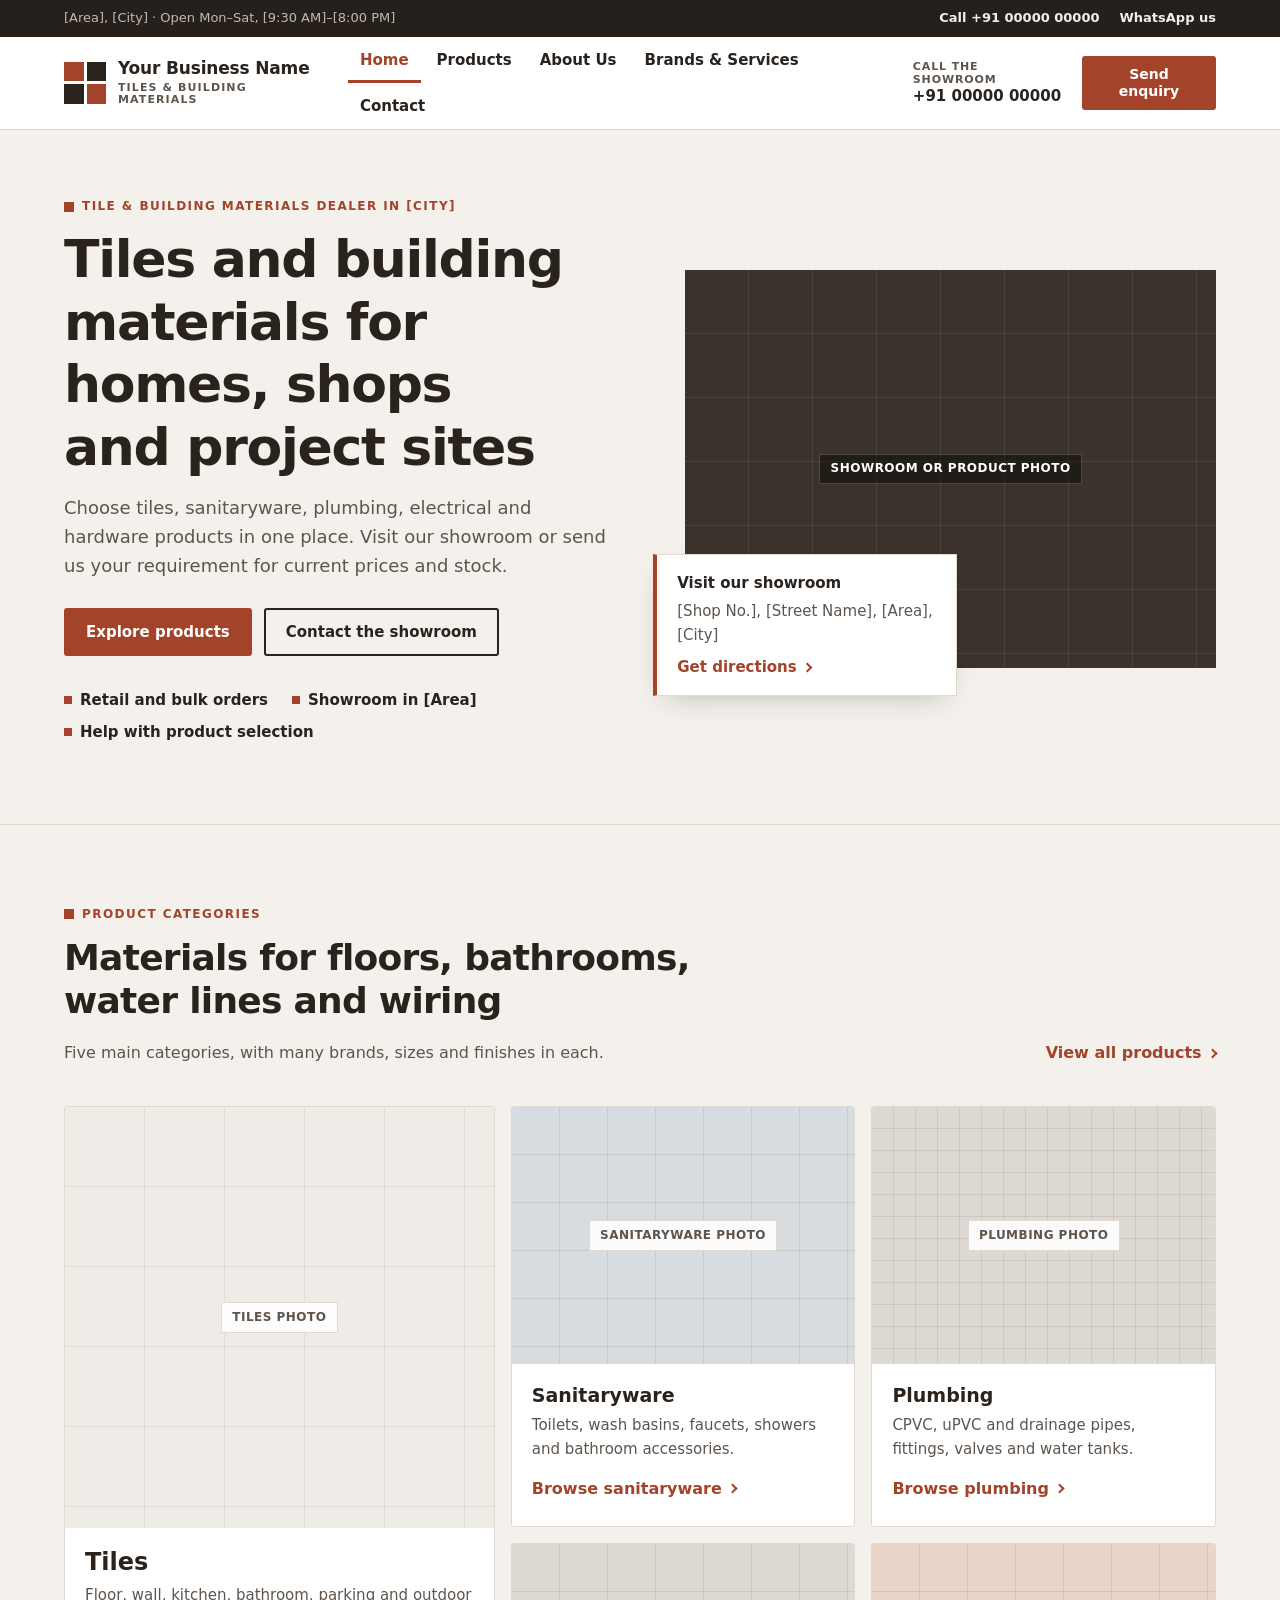
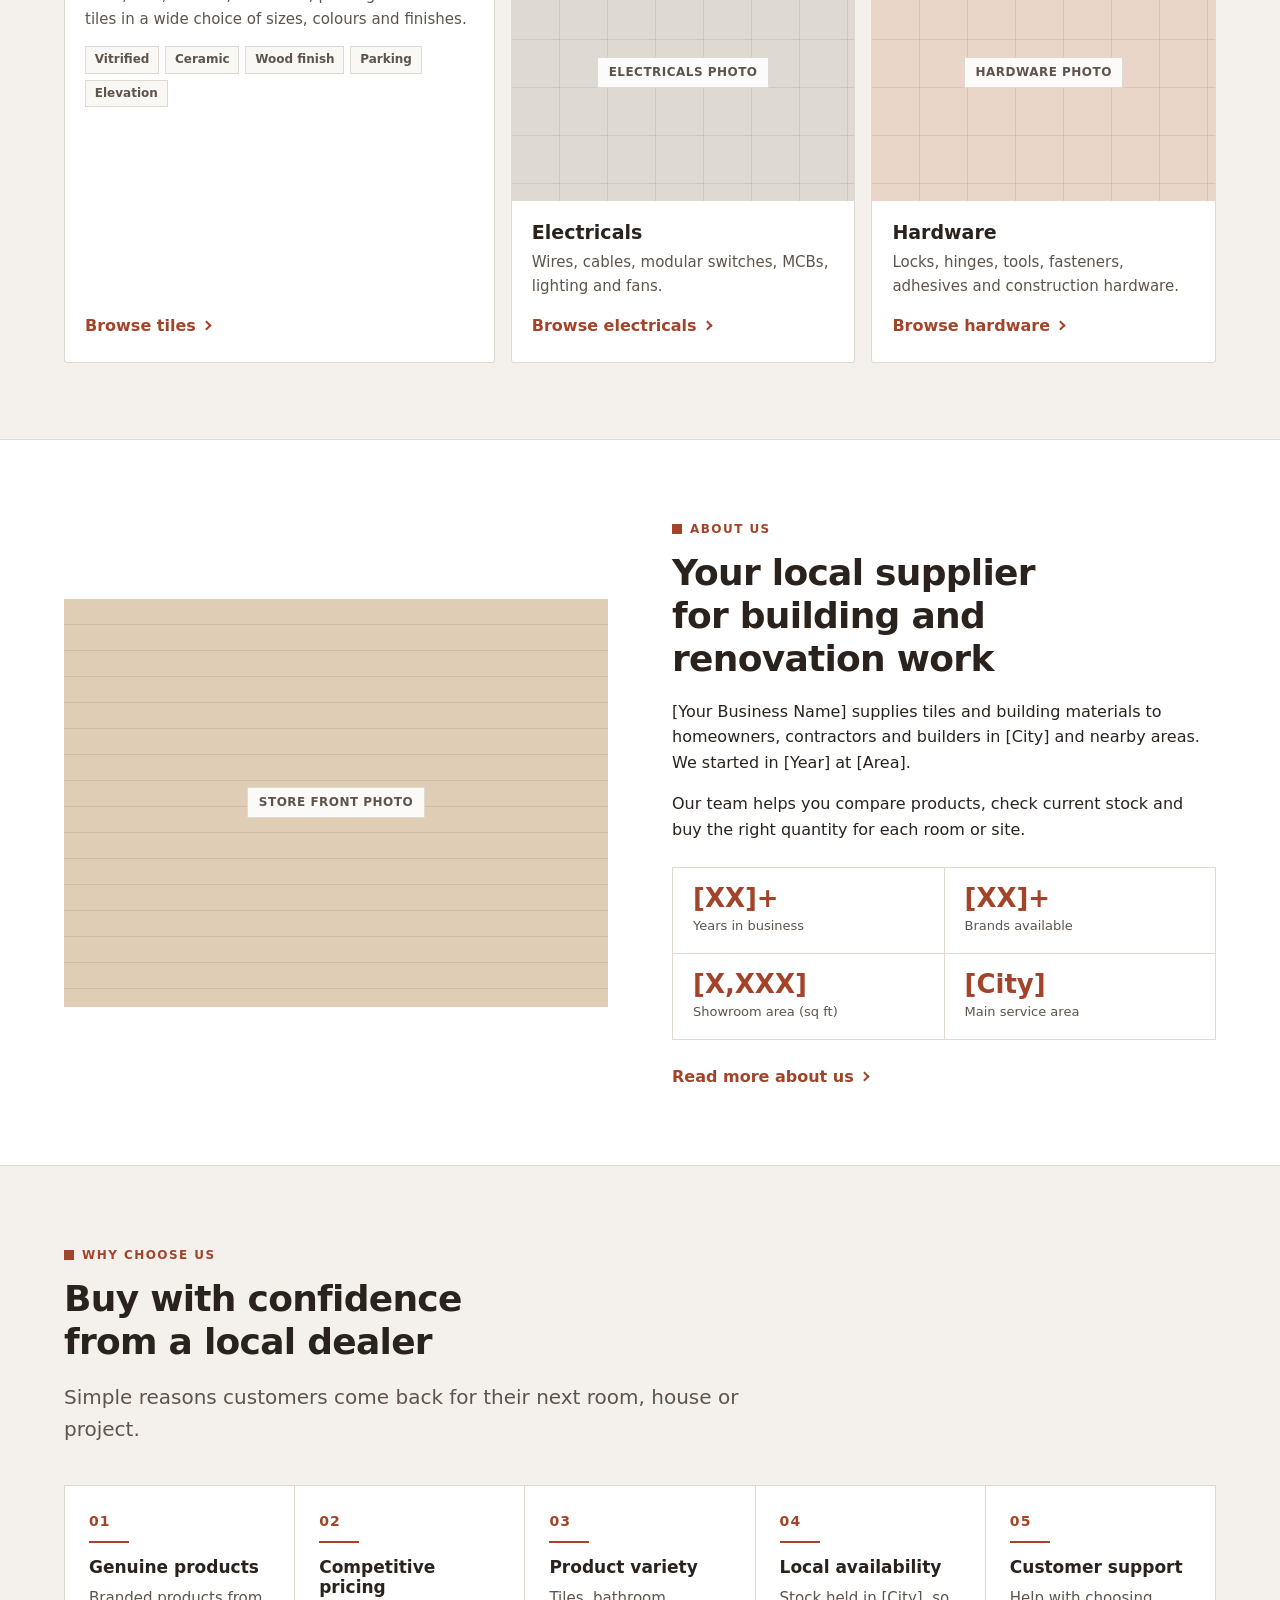
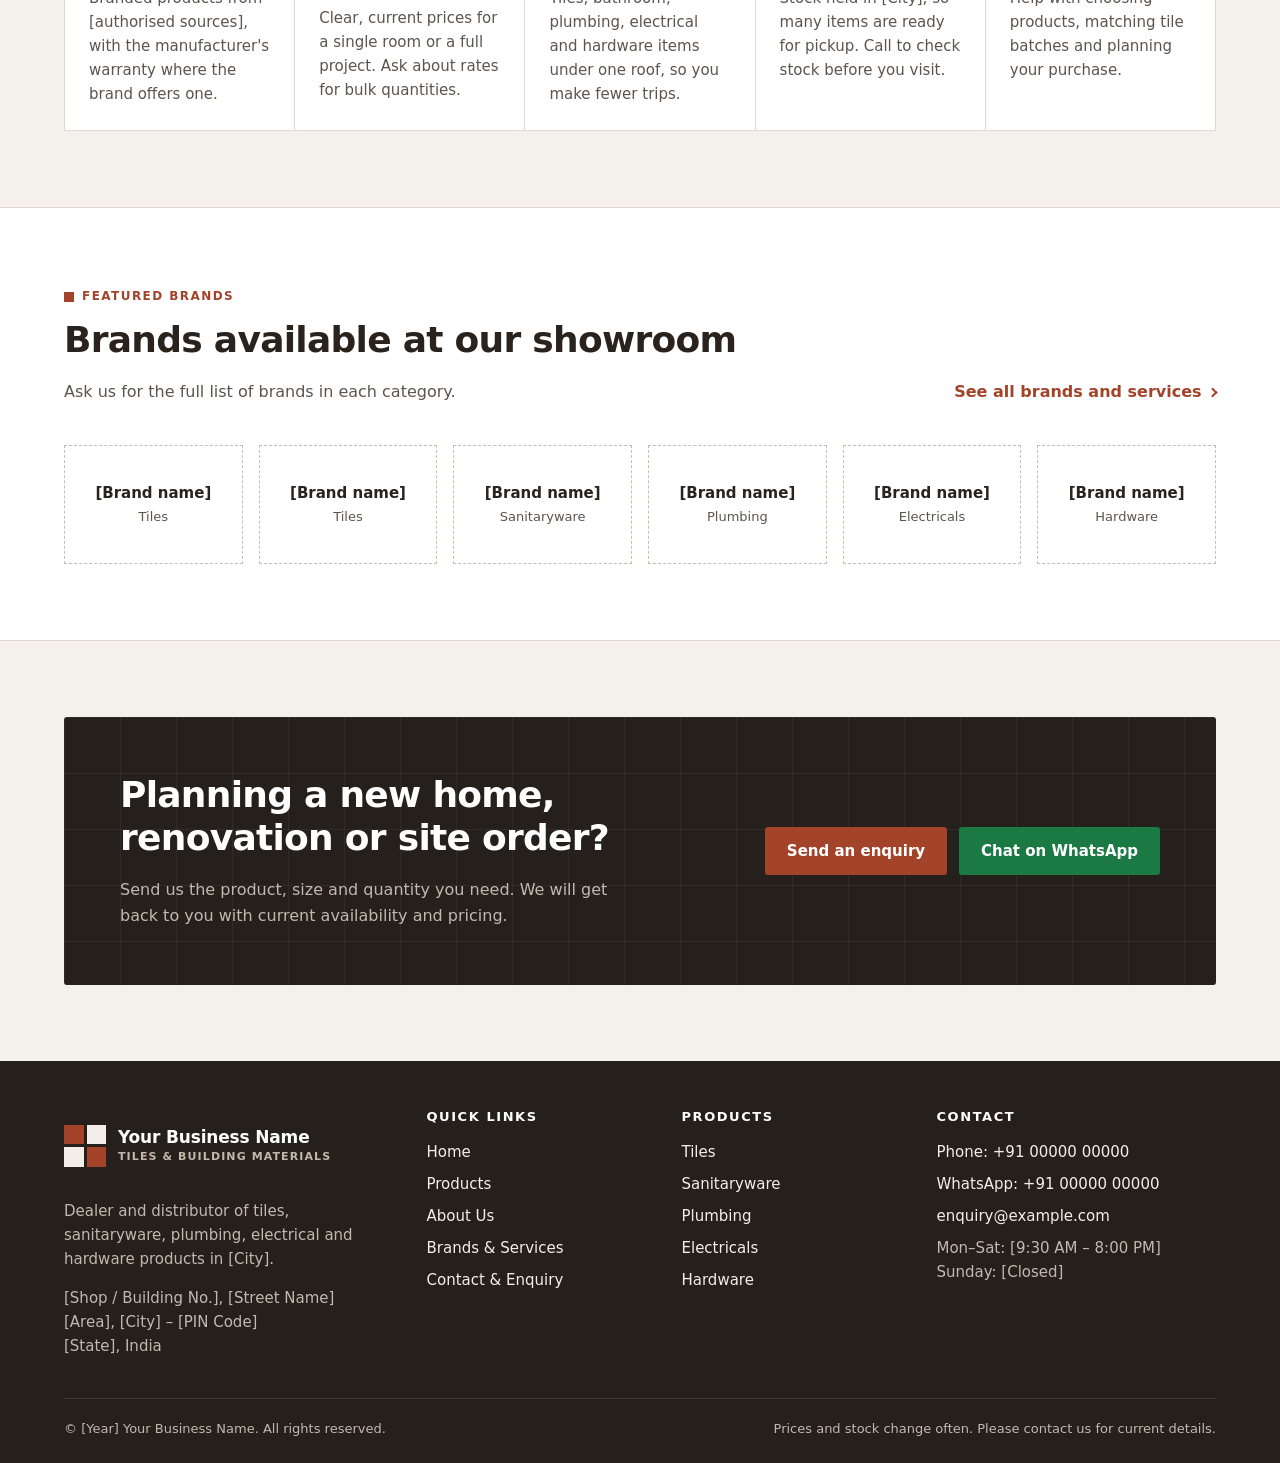
<file: index.html>
<!DOCTYPE html>
<html lang="en-IN">
<head>
  <meta charset="UTF-8">
  <meta name="viewport" content="width=device-width, initial-scale=1.0">
  <!-- INSERT BUSINESS NAME HERE: update the page title and description with your business name and city -->
  <title>Tiles &amp; Building Materials Dealer in [City] | Your Business Name</title>
  <meta name="description" content="Your Business Name is a local dealer and distributor of tiles, sanitaryware, plumbing, electrical and hardware products in [City]. Visit our showroom or send an enquiry for current prices.">
  <link rel="stylesheet" href="styles.css">
</head>
<body>

  <a class="skip-link" href="#main">Skip to main content</a>

  <!-- ===================== HEADER ===================== -->
  <header class="site-header">
    <div class="topbar on-dark">
      <div class="container topbar__inner">
        <!-- INSERT BUSINESS ADDRESS HERE (short version: area and city) and opening hours -->
        <p class="topbar__info">[Area], [City] &middot; Open Mon&ndash;Sat, [9:30 AM]&ndash;[8:00 PM]</p>
        <p class="topbar__links">
          <!-- INSERT PHONE NUMBER HERE -->
          <a href="tel:+910000000000">Call +91 00000 00000</a>
          <!-- INSERT WHATSAPP LINK HERE (format: https://wa.me/91XXXXXXXXXX) -->
          <a href="https://wa.me/910000000000">WhatsApp us</a>
        </p>
      </div>
    </div>

    <div class="container header-main">
      <a class="brand" href="index.html">
        <!-- INSERT LOGO HERE: replace the four-tile mark below with
             <img class="brand__logo" src="images/logo.png" alt="" width="42" height="42">
             (alt is empty because the business name is written next to it) -->
        <span class="brand__mark" aria-hidden="true"><span></span><span></span><span></span><span></span></span>
        <span class="brand__text">
          <!-- INSERT BUSINESS NAME HERE -->
          <span class="brand__name">Your Business Name</span>
          <span class="brand__tag">Tiles &amp; Building Materials</span>
        </span>
      </a>

      <nav class="primary-nav" aria-label="Main">
        <ul>
          <li><a href="index.html" aria-current="page">Home</a></li>
          <li><a href="products.html">Products</a></li>
          <li><a href="about.html">About Us</a></li>
          <li><a href="brands-services.html">Brands &amp; Services</a></li>
          <li><a href="contact.html">Contact</a></li>
        </ul>
      </nav>

      <div class="header-actions">
        <!-- INSERT PHONE NUMBER HERE -->
        <a class="header-phone" href="tel:+910000000000"><small>Call the showroom</small>+91 00000 00000</a>
        <a class="btn btn--primary btn--sm" href="contact.html#enquiry-form">Send enquiry</a>
      </div>
    </div>
  </header>

  <main id="main">

    <!-- ===================== HERO ===================== -->
    <section class="hero" aria-labelledby="hero-title">
      <div class="container hero__grid">
        <div class="hero__content">
          <p class="eyebrow">Tile &amp; building materials dealer in [City]</p>
          <h1 id="hero-title">Tiles and building materials for homes, shops and project sites</h1>
          <p class="hero__lead">Choose tiles, sanitaryware, plumbing, electrical and hardware products in one place. Visit our showroom or send us your requirement for current prices and stock.</p>
          <div class="btn-row">
            <a class="btn btn--primary" href="products.html">Explore products</a>
            <a class="btn btn--outline" href="contact.html">Contact the showroom</a>
          </div>
          <!-- EDIT: keep only the points that are true for your business -->
          <ul class="hero__points">
            <li>Retail and bulk orders</li>
            <li>Showroom in [Area]</li>
            <li>Help with product selection</li>
          </ul>
        </div>

        <div class="hero__media">
          <!-- ADD PRODUCT IMAGES HERE: main photo of your showroom or a finished tiled room.
               Replace the block below with:
               <img class="photo" src="images/hero-showroom.jpg" alt="Tile display wall inside our showroom in [City]" width="1200" height="900"> -->
          <div class="ph-img ph--dark" role="img" aria-label="Photo placeholder: tile display wall inside the showroom">
            <span>Showroom or product photo</span>
          </div>

          <div class="hero__visit">
            <p class="hero__visit-title">Visit our showroom</p>
            <!-- INSERT BUSINESS ADDRESS HERE -->
            <address>[Shop No.], [Street Name], [Area], [City]</address>
            <!-- INSERT GOOGLE MAPS LINK HERE -->
            <a class="link-arrow" href="https://maps.google.com/?q=YOUR+BUSINESS+NAME+AND+ADDRESS">Get directions</a>
          </div>
        </div>
      </div>
    </section>

    <!-- ===================== FEATURED PRODUCT CATEGORIES ===================== -->
    <section class="section" aria-labelledby="categories-title">
      <div class="container">
        <div class="section-head section-head--row">
          <div>
            <p class="eyebrow">Product categories</p>
            <h2 id="categories-title">Materials for floors, bathrooms, water lines and wiring</h2>
            <p class="muted">Five main categories, with many brands, sizes and finishes in each.</p>
          </div>
          <a class="link-arrow" href="products.html">View all products</a>
        </div>

        <div class="category-grid">
          <article class="card card--hover category-card category-card--feature">
            <!-- ADD PRODUCT IMAGES HERE: Tiles
                 <img class="photo" src="images/category-tiles.jpg" alt="Vitrified floor tiles laid in a living room"> -->
            <div class="ph-img ph--marble" role="img" aria-label="Photo placeholder: vitrified floor tiles in a living room">
              <span>Tiles photo</span>
            </div>
            <div class="card__body">
              <h3>Tiles</h3>
              <p>Floor, wall, kitchen, bathroom, parking and outdoor tiles in a wide choice of sizes, colours and finishes.</p>
              <ul class="tag-list" aria-label="Tile types">
                <li class="tag">Vitrified</li>
                <li class="tag">Ceramic</li>
                <li class="tag">Wood finish</li>
                <li class="tag">Parking</li>
                <li class="tag">Elevation</li>
              </ul>
              <a class="link-arrow" href="products.html#tiles">Browse tiles</a>
            </div>
          </article>

          <article class="card card--hover category-card">
            <!-- ADD PRODUCT IMAGES HERE: Sanitaryware -->
            <div class="ph-img ph--slate" role="img" aria-label="Photo placeholder: wash basin and wall-hung toilet">
              <span>Sanitaryware photo</span>
            </div>
            <div class="card__body">
              <h3>Sanitaryware</h3>
              <p>Toilets, wash basins, faucets, showers and bathroom accessories.</p>
              <a class="link-arrow" href="products.html#sanitaryware">Browse sanitaryware</a>
            </div>
          </article>

          <article class="card card--hover category-card">
            <!-- ADD PRODUCT IMAGES HERE: Plumbing -->
            <div class="ph-img ph--stone ph--mosaic" role="img" aria-label="Photo placeholder: CPVC pipes and fittings">
              <span>Plumbing photo</span>
            </div>
            <div class="card__body">
              <h3>Plumbing</h3>
              <p>CPVC, uPVC and drainage pipes, fittings, valves and water tanks.</p>
              <a class="link-arrow" href="products.html#plumbing">Browse plumbing</a>
            </div>
          </article>

          <article class="card card--hover category-card">
            <!-- ADD PRODUCT IMAGES HERE: Electricals -->
            <div class="ph-img ph--stone" role="img" aria-label="Photo placeholder: modular switches and wire coils">
              <span>Electricals photo</span>
            </div>
            <div class="card__body">
              <h3>Electricals</h3>
              <p>Wires, cables, modular switches, MCBs, lighting and fans.</p>
              <a class="link-arrow" href="products.html#electricals">Browse electricals</a>
            </div>
          </article>

          <article class="card card--hover category-card">
            <!-- ADD PRODUCT IMAGES HERE: Hardware -->
            <div class="ph-img ph--clay" role="img" aria-label="Photo placeholder: door locks, hinges and hand tools">
              <span>Hardware photo</span>
            </div>
            <div class="card__body">
              <h3>Hardware</h3>
              <p>Locks, hinges, tools, fasteners, adhesives and construction hardware.</p>
              <a class="link-arrow" href="products.html#hardware">Browse hardware</a>
            </div>
          </article>
        </div>
      </div>
    </section>

    <!-- ===================== COMPANY INTRODUCTION ===================== -->
    <section class="section section--surface" aria-labelledby="intro-title">
      <div class="container split">
        <div>
          <!-- ADD PRODUCT IMAGES HERE: store front or showroom photo
               <img class="photo" src="images/store-front.jpg" alt="Front of our tile and building materials store in [Area]"> -->
          <div class="ph-img ph--wood" role="img" aria-label="Photo placeholder: front of the store">
            <span>Store front photo</span>
          </div>
        </div>

        <div>
          <p class="eyebrow">About us</p>
          <h2 id="intro-title">Your local supplier for building and renovation work</h2>
          <!-- EDIT: replace the bracketed text with your own details. Do not add claims you cannot confirm. -->
          <p>[Your Business Name] supplies tiles and building materials to homeowners, contractors and builders in [City] and nearby areas. We started in [Year] at [Area].</p>
          <p>Our team helps you compare products, check current stock and buy the right quantity for each room or site.</p>

          <!-- EDIT: replace [XX] with your real figures, or delete any line you do not want to show -->
          <dl class="facts">
            <div><dt>Years in business</dt><dd>[XX]+</dd></div>
            <div><dt>Brands available</dt><dd>[XX]+</dd></div>
            <div><dt>Showroom area (sq ft)</dt><dd>[X,XXX]</dd></div>
            <div><dt>Main service area</dt><dd>[City]</dd></div>
          </dl>

          <a class="link-arrow" href="about.html">Read more about us</a>
        </div>
      </div>
    </section>

    <!-- ===================== WHY CHOOSE US ===================== -->
    <section class="section" aria-labelledby="why-title">
      <div class="container">
        <div class="section-head">
          <p class="eyebrow">Why choose us</p>
          <h2 id="why-title">Buy with confidence from a local dealer</h2>
          <p class="lead">Simple reasons customers come back for their next room, house or project.</p>
        </div>

        <!-- EDIT: change the wording to match how your business works -->
        <ol class="reasons">
          <li>
            <h3>Genuine products</h3>
            <p>Branded products from [authorised sources], with the manufacturer's warranty where the brand offers one.</p>
          </li>
          <li>
            <h3>Competitive pricing</h3>
            <p>Clear, current prices for a single room or a full project. Ask about rates for bulk quantities.</p>
          </li>
          <li>
            <h3>Product variety</h3>
            <p>Tiles, bathroom, plumbing, electrical and hardware items under one roof, so you make fewer trips.</p>
          </li>
          <li>
            <h3>Local availability</h3>
            <p>Stock held in [City], so many items are ready for pickup. Call to check stock before you visit.</p>
          </li>
          <li>
            <h3>Customer support</h3>
            <p>Help with choosing products, matching tile batches and planning your purchase.</p>
          </li>
        </ol>
      </div>
    </section>

    <!-- ===================== FEATURED BRANDS ===================== -->
    <section class="section section--surface" aria-labelledby="brands-title">
      <div class="container">
        <div class="section-head section-head--row">
          <div>
            <p class="eyebrow">Featured brands</p>
            <h2 id="brands-title">Brands available at our showroom</h2>
            <p class="muted">Ask us for the full list of brands in each category.</p>
          </div>
          <a class="link-arrow" href="brands-services.html">See all brands and services</a>
        </div>

        <!-- INSERT BRAND LOGOS HERE: list only brands you actually stock.
             Replace each <li> content with:
             <img class="brand-logo-img" src="images/brand-name.png" alt="Brand name"> -->
        <ul class="logo-grid logo-grid--6">
          <li class="logo-ph"><strong>[Brand name]</strong>Tiles</li>
          <li class="logo-ph"><strong>[Brand name]</strong>Tiles</li>
          <li class="logo-ph"><strong>[Brand name]</strong>Sanitaryware</li>
          <li class="logo-ph"><strong>[Brand name]</strong>Plumbing</li>
          <li class="logo-ph"><strong>[Brand name]</strong>Electricals</li>
          <li class="logo-ph"><strong>[Brand name]</strong>Hardware</li>
        </ul>
      </div>
    </section>

    <!-- ===================== ENQUIRY CTA ===================== -->
    <section class="section" aria-labelledby="cta-title">
      <div class="container">
        <div class="cta-band on-dark">
          <div>
            <h2 id="cta-title">Planning a new home, renovation or site order?</h2>
            <p>Send us the product, size and quantity you need. We will get back to you with current availability and pricing.</p>
          </div>
          <div class="btn-row">
            <a class="btn btn--primary" href="contact.html#enquiry-form">Send an enquiry</a>
            <!-- INSERT WHATSAPP LINK HERE -->
            <a class="btn btn--whatsapp" href="https://wa.me/910000000000">Chat on WhatsApp</a>
          </div>
        </div>
      </div>
    </section>

  </main>

  <!-- ===================== FOOTER ===================== -->
  <footer class="site-footer on-dark">
    <div class="container">
      <div class="footer-grid">
        <div>
          <a class="brand" href="index.html">
            <!-- INSERT LOGO HERE (light version for dark background) -->
            <span class="brand__mark" aria-hidden="true"><span></span><span></span><span></span><span></span></span>
            <span class="brand__text">
              <!-- INSERT BUSINESS NAME HERE -->
              <span class="brand__name">Your Business Name</span>
              <span class="brand__tag">Tiles &amp; Building Materials</span>
            </span>
          </a>
          <p>Dealer and distributor of tiles, sanitaryware, plumbing, electrical and hardware products in [City].</p>
          <!-- INSERT BUSINESS ADDRESS HERE -->
          <address>
            [Shop / Building No.], [Street Name]<br>
            [Area], [City] &ndash; [PIN Code]<br>
            [State], India
          </address>
        </div>

        <nav aria-labelledby="footer-pages-title">
          <h2 class="footer-title" id="footer-pages-title">Quick links</h2>
          <ul class="footer-links">
            <li><a href="index.html">Home</a></li>
            <li><a href="products.html">Products</a></li>
            <li><a href="about.html">About Us</a></li>
            <li><a href="brands-services.html">Brands &amp; Services</a></li>
            <li><a href="contact.html">Contact &amp; Enquiry</a></li>
          </ul>
        </nav>

        <nav aria-labelledby="footer-products-title">
          <h2 class="footer-title" id="footer-products-title">Products</h2>
          <ul class="footer-links">
            <li><a href="products.html#tiles">Tiles</a></li>
            <li><a href="products.html#sanitaryware">Sanitaryware</a></li>
            <li><a href="products.html#plumbing">Plumbing</a></li>
            <li><a href="products.html#electricals">Electricals</a></li>
            <li><a href="products.html#hardware">Hardware</a></li>
          </ul>
        </nav>

        <div>
          <h2 class="footer-title">Contact</h2>
          <ul class="footer-links">
            <!-- INSERT PHONE NUMBER HERE -->
            <li><a href="tel:+910000000000">Phone: +91 00000 00000</a></li>
            <!-- INSERT WHATSAPP LINK HERE -->
            <li><a href="https://wa.me/910000000000">WhatsApp: +91 00000 00000</a></li>
            <!-- INSERT EMAIL HERE -->
            <li><a href="mailto:enquiry@example.com">enquiry@example.com</a></li>
            <li>Mon&ndash;Sat: [9:30 AM &ndash; 8:00 PM]<br>Sunday: [Closed]</li>
          </ul>
        </div>
      </div>

      <div class="footer-bottom">
        <p>&copy; [Year] Your Business Name. All rights reserved.</p>
        <p>Prices and stock change often. Please contact us for current details.</p>
      </div>
    </div>
  </footer>

  <!-- Quick-contact bar: shows only on phones and small tablets -->
  <nav class="quick-actions on-dark" aria-label="Quick contact">
    <ul>
      <!-- INSERT PHONE NUMBER HERE -->
      <li><a href="tel:+910000000000">Call us</a></li>
      <!-- INSERT WHATSAPP LINK HERE -->
      <li><a href="https://wa.me/910000000000">WhatsApp</a></li>
      <li><a href="contact.html#enquiry-form">Send enquiry</a></li>
    </ul>
  </nav>

</body>
</html>
</file>
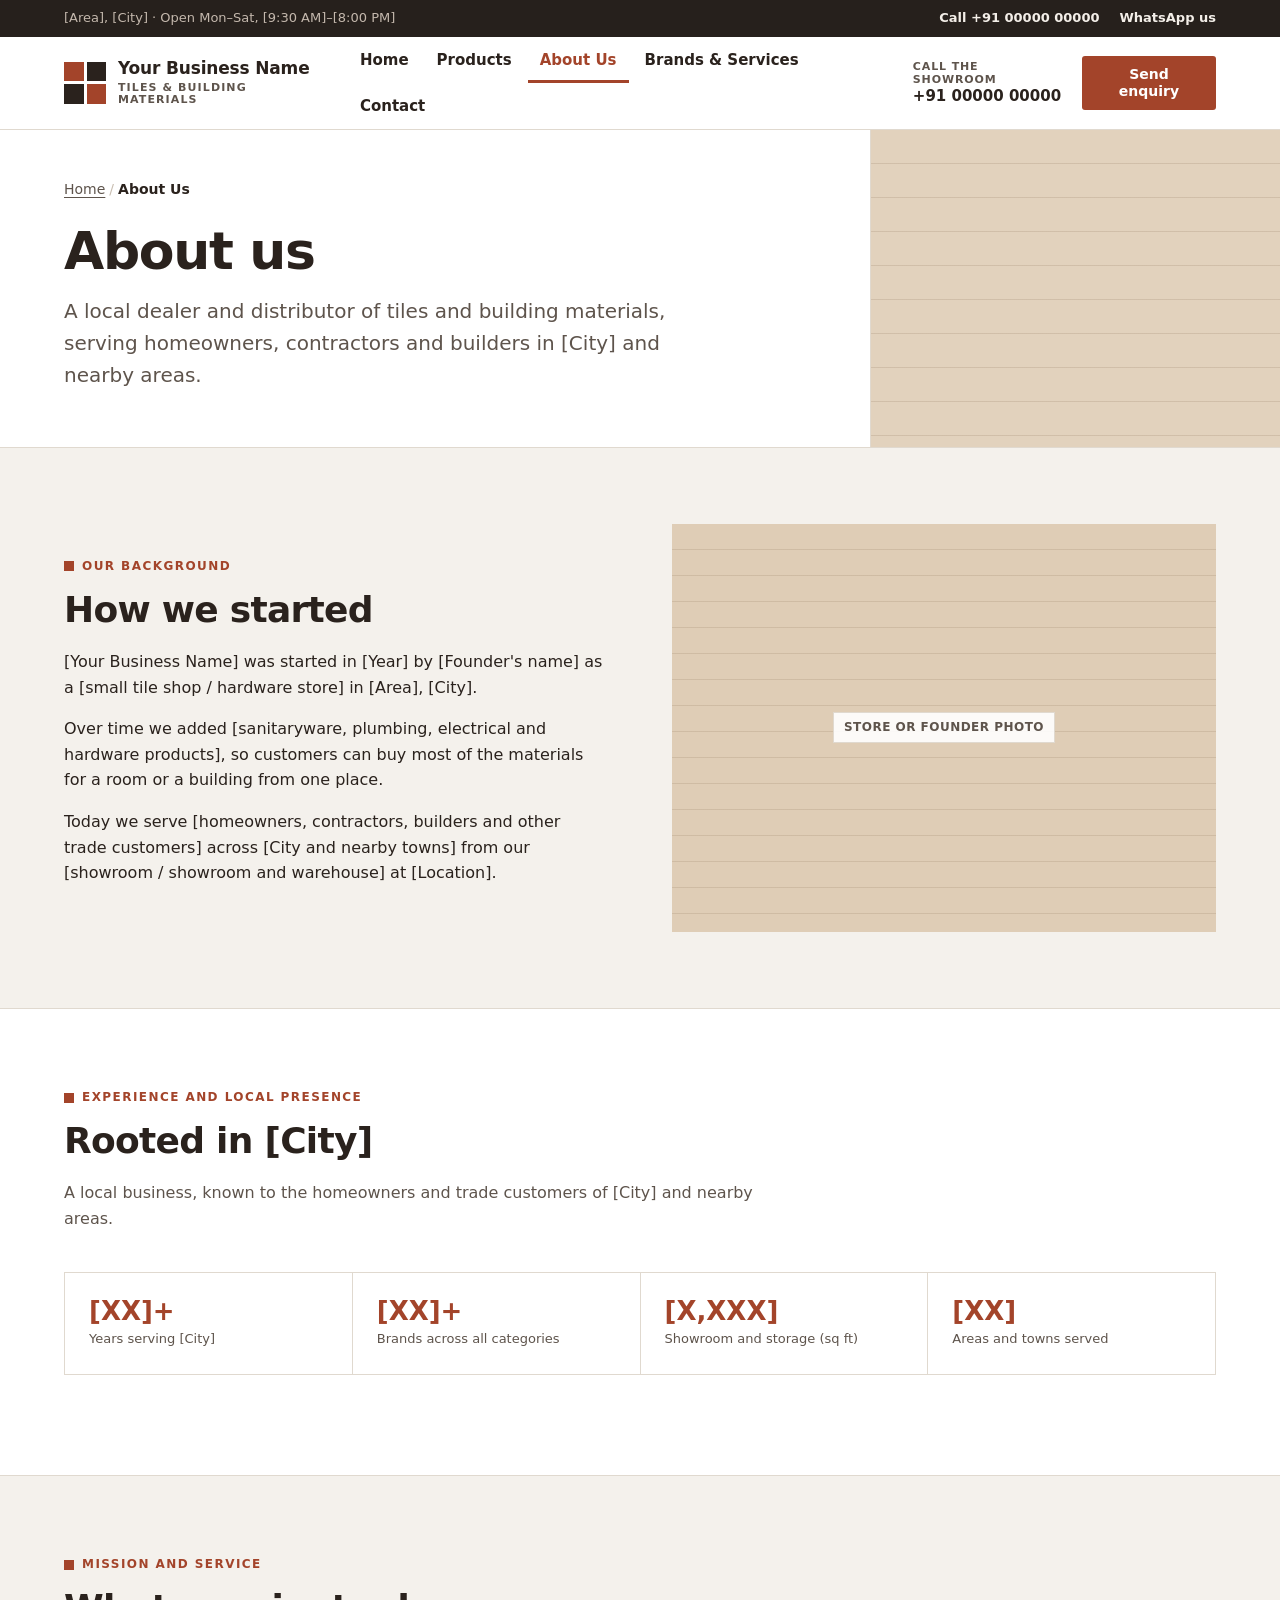
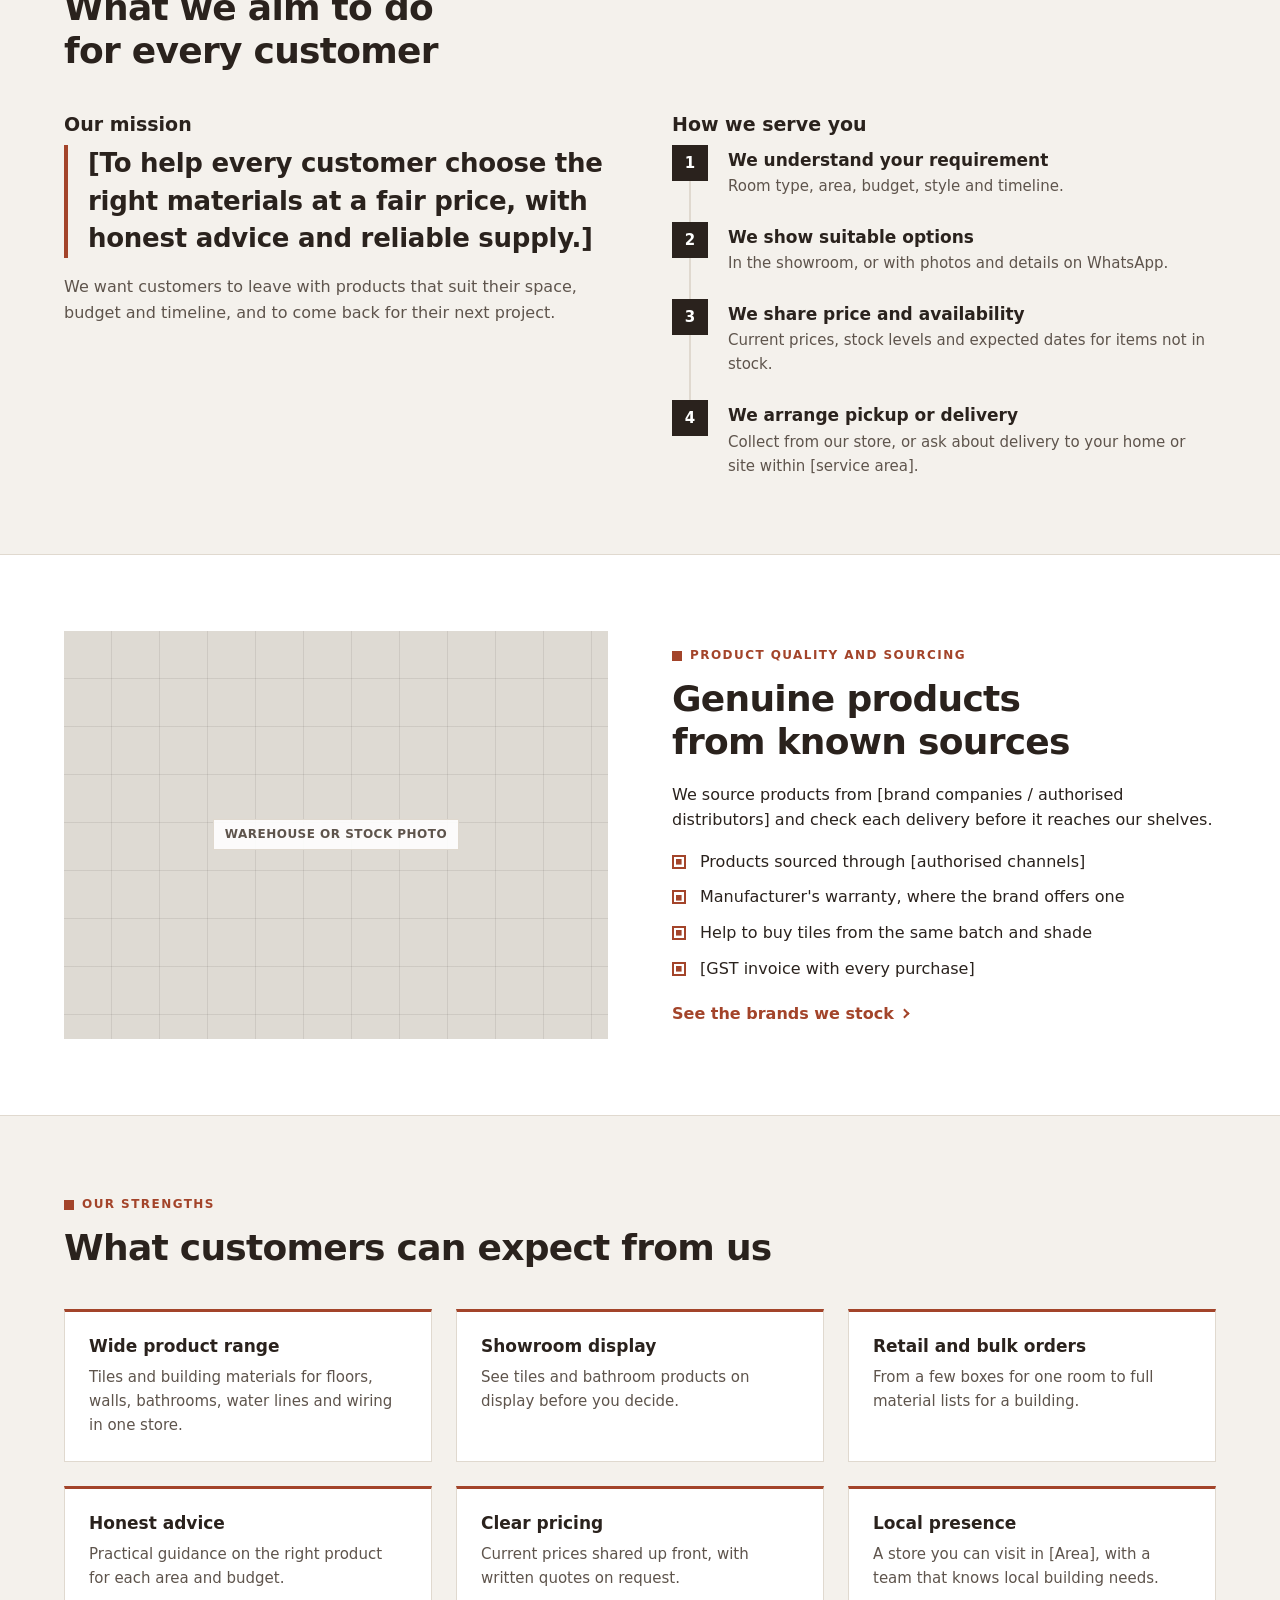
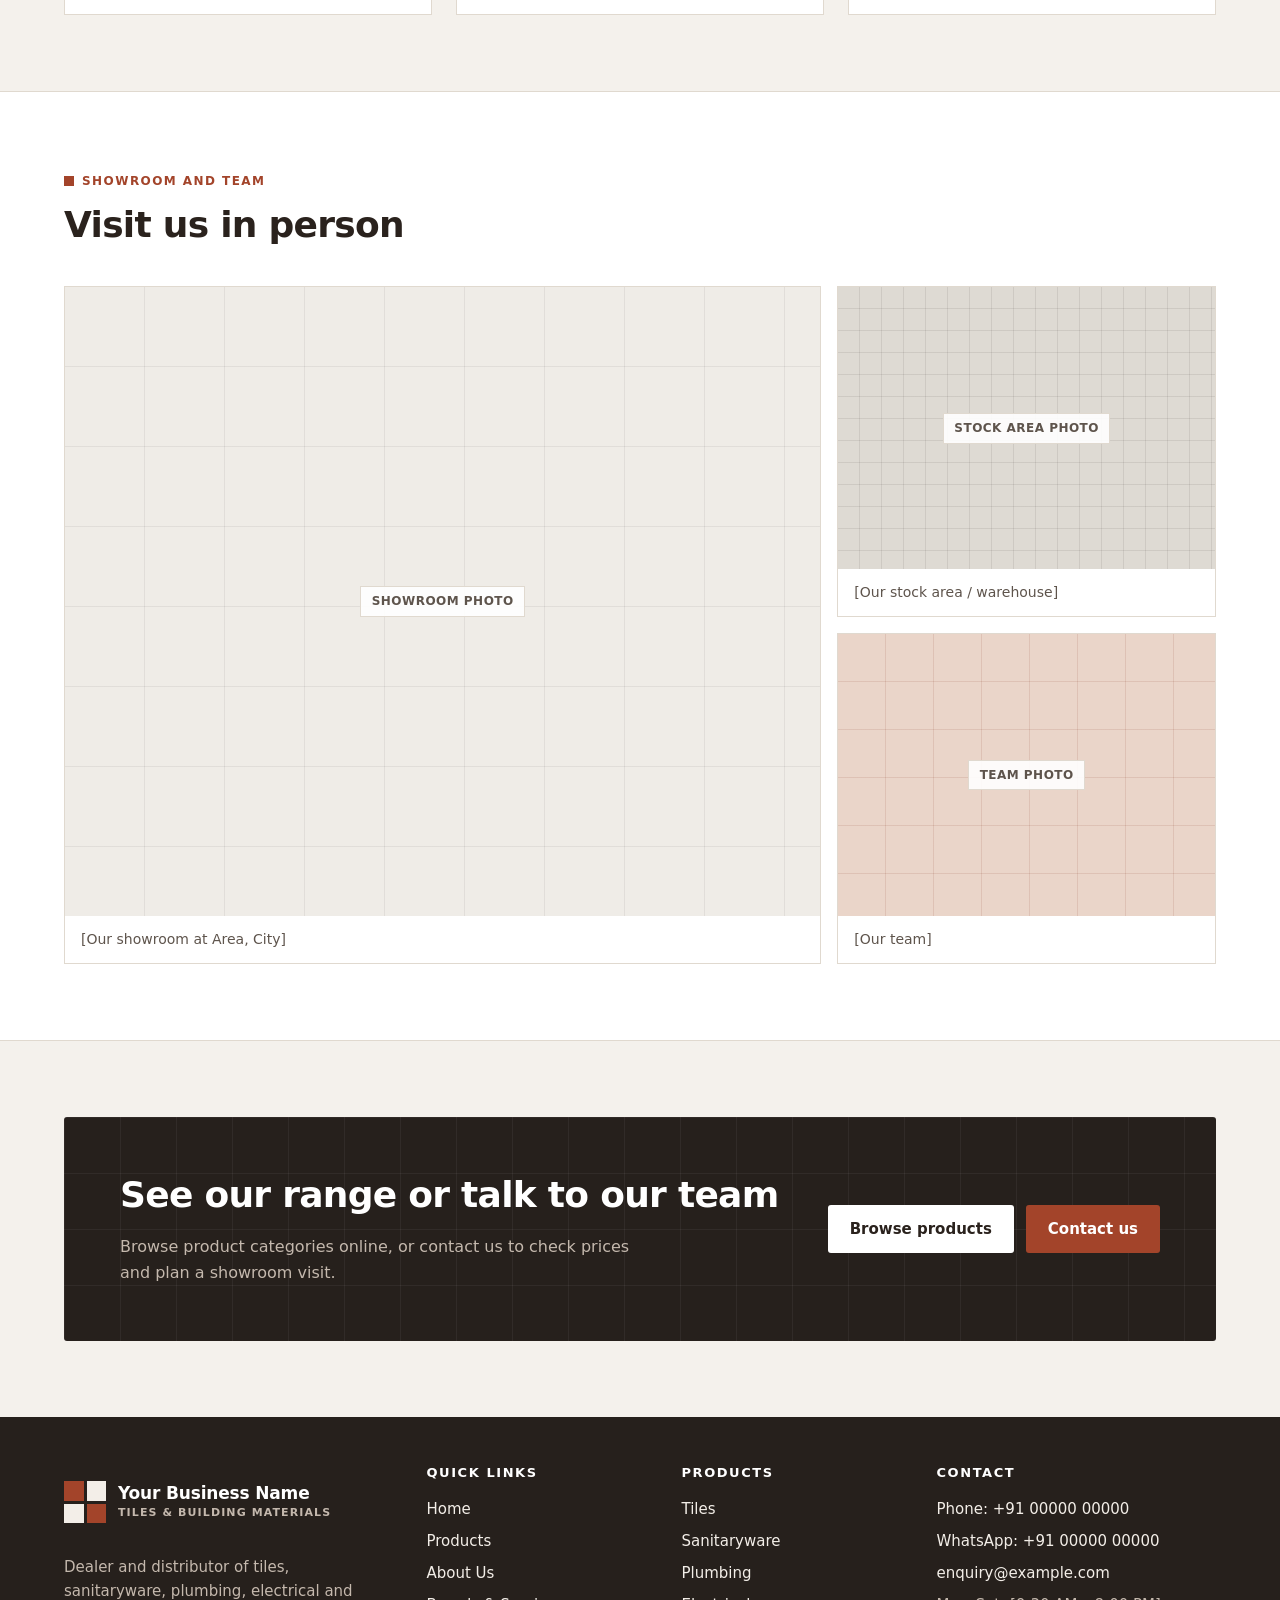
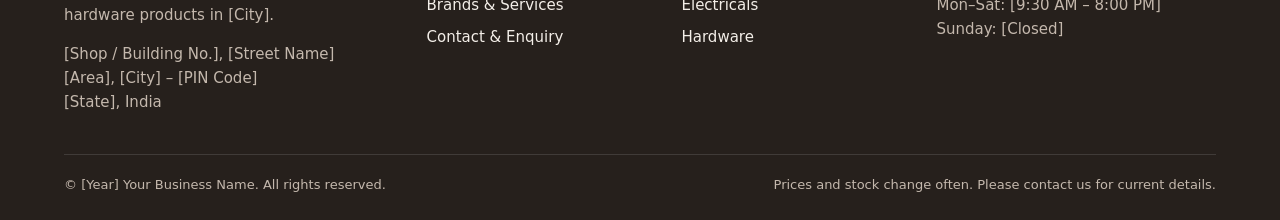
<file: about.html>
<!DOCTYPE html>
<html lang="en-IN">
<head>
  <meta charset="UTF-8">
  <meta name="viewport" content="width=device-width, initial-scale=1.0">
  <!-- INSERT BUSINESS NAME HERE: update the page title and description -->
  <title>About Us | Your Business Name, Tiles &amp; Building Materials in [City]</title>
  <meta name="description" content="Learn about Your Business Name, a local tile and building materials dealer in [City]: our background, how we serve customers and where our products come from.">
  <link rel="stylesheet" href="styles.css">
</head>
<body>

  <a class="skip-link" href="#main">Skip to main content</a>

  <!-- ===================== HEADER ===================== -->
  <header class="site-header">
    <div class="topbar on-dark">
      <div class="container topbar__inner">
        <!-- INSERT BUSINESS ADDRESS HERE (short version: area and city) and opening hours -->
        <p class="topbar__info">[Area], [City] &middot; Open Mon&ndash;Sat, [9:30 AM]&ndash;[8:00 PM]</p>
        <p class="topbar__links">
          <!-- INSERT PHONE NUMBER HERE -->
          <a href="tel:+910000000000">Call +91 00000 00000</a>
          <!-- INSERT WHATSAPP LINK HERE (format: https://wa.me/91XXXXXXXXXX) -->
          <a href="https://wa.me/910000000000">WhatsApp us</a>
        </p>
      </div>
    </div>

    <div class="container header-main">
      <a class="brand" href="index.html">
        <!-- INSERT LOGO HERE: replace the four-tile mark below with
             <img class="brand__logo" src="images/logo.png" alt="" width="42" height="42"> -->
        <span class="brand__mark" aria-hidden="true"><span></span><span></span><span></span><span></span></span>
        <span class="brand__text">
          <!-- INSERT BUSINESS NAME HERE -->
          <span class="brand__name">Your Business Name</span>
          <span class="brand__tag">Tiles &amp; Building Materials</span>
        </span>
      </a>

      <nav class="primary-nav" aria-label="Main">
        <ul>
          <li><a href="index.html">Home</a></li>
          <li><a href="products.html">Products</a></li>
          <li><a href="about.html" aria-current="page">About Us</a></li>
          <li><a href="brands-services.html">Brands &amp; Services</a></li>
          <li><a href="contact.html">Contact</a></li>
        </ul>
      </nav>

      <div class="header-actions">
        <!-- INSERT PHONE NUMBER HERE -->
        <a class="header-phone" href="tel:+910000000000"><small>Call the showroom</small>+91 00000 00000</a>
        <a class="btn btn--primary btn--sm" href="contact.html#enquiry-form">Send enquiry</a>
      </div>
    </div>
  </header>

  <main id="main">

    <!-- ===================== PAGE HERO ===================== -->
    <section class="page-hero page-hero--about" aria-labelledby="page-title">
      <div class="container">
        <div class="page-hero__content">
          <nav class="breadcrumb" aria-label="Breadcrumb">
            <ol>
              <li><a href="index.html">Home</a></li>
              <li><span aria-current="page">About Us</span></li>
            </ol>
          </nav>
          <h1 id="page-title">About us</h1>
          <p class="lead">A local dealer and distributor of tiles and building materials, serving homeowners, contractors and builders in [City] and nearby areas.</p>
        </div>
      </div>
    </section>

    <!-- ===================== OUR STORY ===================== -->
    <!-- EDIT: write your real background. Do not add history, awards,
         certifications or partnerships that you cannot confirm. -->
    <section class="section" aria-labelledby="story-title">
      <div class="container split">
        <div>
          <p class="eyebrow">Our background</p>
          <h2 id="story-title">How we started</h2>
          <p>[Your Business Name] was started in [Year] by [Founder's name] as a [small tile shop / hardware store] in [Area], [City].</p>
          <p>Over time we added [sanitaryware, plumbing, electrical and hardware products], so customers can buy most of the materials for a room or a building from one place.</p>
          <p>Today we serve [homeowners, contractors, builders and other trade customers] across [City and nearby towns] from our [showroom / showroom and warehouse] at [Location].</p>
        </div>
        <div>
          <!-- ADD PRODUCT IMAGES HERE: shop, founder or early store photo
               <img class="photo" src="images/our-store.jpg" alt="Our store at [Area], [City]"> -->
          <div class="ph-img ph--wood" role="img" aria-label="Photo placeholder: our store and showroom entrance">
            <span>Store or founder photo</span>
          </div>
        </div>
      </div>
    </section>

    <!-- ===================== EXPERIENCE AND LOCAL PRESENCE ===================== -->
    <section class="section section--surface" aria-labelledby="presence-title">
      <div class="container">
        <div class="section-head">
          <p class="eyebrow">Experience and local presence</p>
          <h2 id="presence-title">Rooted in [City]</h2>
          <p class="muted">A local business, known to the homeowners and trade customers of [City] and nearby areas.</p>
        </div>

        <!-- EDIT: replace [XX] with real figures. Delete a line instead of guessing. -->
        <dl class="facts facts--4">
          <div><dt>Years serving [City]</dt><dd>[XX]+</dd></div>
          <div><dt>Brands across all categories</dt><dd>[XX]+</dd></div>
          <div><dt>Showroom and storage (sq ft)</dt><dd>[X,XXX]</dd></div>
          <div><dt>Areas and towns served</dt><dd>[XX]</dd></div>
        </dl>
      </div>
    </section>

    <!-- ===================== MISSION AND SERVICE APPROACH ===================== -->
    <section class="section" aria-labelledby="mission-title">
      <div class="container">
        <div class="section-head">
          <p class="eyebrow">Mission and service</p>
          <h2 id="mission-title">What we aim to do for every customer</h2>
        </div>

        <div class="split split--top">
          <div>
            <h3>Our mission</h3>
            <!-- EDIT: write your own mission in one or two sentences -->
            <p class="statement">[To help every customer choose the right materials at a fair price, with honest advice and reliable supply.]</p>
            <p class="muted">We want customers to leave with products that suit their space, budget and timeline, and to come back for their next project.</p>
          </div>

          <div>
            <h3>How we serve you</h3>
            <ol class="steps">
              <li>
                <h4>We understand your requirement</h4>
                <p>Room type, area, budget, style and timeline.</p>
              </li>
              <li>
                <h4>We show suitable options</h4>
                <p>In the showroom, or with photos and details on WhatsApp.</p>
              </li>
              <li>
                <h4>We share price and availability</h4>
                <p>Current prices, stock levels and expected dates for items not in stock.</p>
              </li>
              <li>
                <!-- EDIT: remove "delivery" if you do not deliver -->
                <h4>We arrange pickup or delivery</h4>
                <p>Collect from our store, or ask about delivery to your home or site within [service area].</p>
              </li>
            </ol>
          </div>
        </div>
      </div>
    </section>

    <!-- ===================== QUALITY AND SOURCING ===================== -->
    <section class="section section--surface" aria-labelledby="quality-title">
      <div class="container split split--reverse">
        <div>
          <p class="eyebrow">Product quality and sourcing</p>
          <h2 id="quality-title">Genuine products from known sources</h2>
          <p>We source products from [brand companies / authorised distributors] and check each delivery before it reaches our shelves.</p>
          <!-- EDIT: keep only the statements that are true for your business -->
          <ul class="checklist">
            <li>Products sourced through [authorised channels]</li>
            <li>Manufacturer's warranty, where the brand offers one</li>
            <li>Help to buy tiles from the same batch and shade</li>
            <li>[GST invoice with every purchase]</li>
          </ul>
          <a class="link-arrow" href="brands-services.html#brands">See the brands we stock</a>
        </div>
        <div>
          <!-- ADD PRODUCT IMAGES HERE: warehouse or stock area photo
               <img class="photo" src="images/warehouse.jpg" alt="Tile boxes stacked in our warehouse"> -->
          <div class="ph-img ph--stone" role="img" aria-label="Photo placeholder: tile boxes stacked in the warehouse">
            <span>Warehouse or stock photo</span>
          </div>
        </div>
      </div>
    </section>

    <!-- ===================== BUSINESS STRENGTHS ===================== -->
    <section class="section" aria-labelledby="strengths-title">
      <div class="container">
        <div class="section-head">
          <p class="eyebrow">Our strengths</p>
          <h2 id="strengths-title">What customers can expect from us</h2>
        </div>

        <!-- EDIT: change or delete any block that does not apply -->
        <div class="grid grid--3">
          <div class="info-block">
            <h3>Wide product range</h3>
            <p>Tiles and building materials for floors, walls, bathrooms, water lines and wiring in one store.</p>
          </div>
          <div class="info-block">
            <h3>Showroom display</h3>
            <p>See tiles and bathroom products on display before you decide.</p>
          </div>
          <div class="info-block">
            <h3>Retail and bulk orders</h3>
            <p>From a few boxes for one room to full material lists for a building.</p>
          </div>
          <div class="info-block">
            <h3>Honest advice</h3>
            <p>Practical guidance on the right product for each area and budget.</p>
          </div>
          <div class="info-block">
            <h3>Clear pricing</h3>
            <p>Current prices shared up front, with written quotes on request.</p>
          </div>
          <div class="info-block">
            <h3>Local presence</h3>
            <p>A store you can visit in [Area], with a team that knows local building needs.</p>
          </div>
        </div>
      </div>
    </section>

    <!-- ===================== PHOTOS ===================== -->
    <section class="section section--surface" aria-labelledby="photos-title">
      <div class="container">
        <div class="section-head">
          <p class="eyebrow">Showroom and team</p>
          <h2 id="photos-title">Visit us in person</h2>
        </div>

        <div class="gallery">
          <figure>
            <!-- ADD PRODUCT IMAGES HERE: showroom photo
                 <img class="photo" src="images/showroom.jpg" alt="Tile display area inside our showroom"> -->
            <div class="ph-img ph--marble" role="img" aria-label="Photo placeholder: tile display area inside the showroom">
              <span>Showroom photo</span>
            </div>
            <figcaption>[Our showroom at Area, City]</figcaption>
          </figure>
          <figure>
            <!-- ADD PRODUCT IMAGES HERE: warehouse photo -->
            <div class="ph-img ph--stone ph--mosaic" role="img" aria-label="Photo placeholder: stock area with pipes and fittings">
              <span>Stock area photo</span>
            </div>
            <figcaption>[Our stock area / warehouse]</figcaption>
          </figure>
          <figure>
            <!-- ADD PRODUCT IMAGES HERE: team photo -->
            <div class="ph-img ph--clay" role="img" aria-label="Photo placeholder: our team at the store counter">
              <span>Team photo</span>
            </div>
            <figcaption>[Our team]</figcaption>
          </figure>
        </div>
      </div>
    </section>

    <!-- ===================== CTA ===================== -->
    <section class="section" aria-labelledby="cta-title">
      <div class="container">
        <div class="cta-band on-dark">
          <div>
            <h2 id="cta-title">See our range or talk to our team</h2>
            <p>Browse product categories online, or contact us to check prices and plan a showroom visit.</p>
          </div>
          <div class="btn-row">
            <a class="btn btn--light" href="products.html">Browse products</a>
            <a class="btn btn--primary" href="contact.html">Contact us</a>
          </div>
        </div>
      </div>
    </section>

  </main>

  <!-- ===================== FOOTER ===================== -->
  <footer class="site-footer on-dark">
    <div class="container">
      <div class="footer-grid">
        <div>
          <a class="brand" href="index.html">
            <!-- INSERT LOGO HERE (light version for dark background) -->
            <span class="brand__mark" aria-hidden="true"><span></span><span></span><span></span><span></span></span>
            <span class="brand__text">
              <!-- INSERT BUSINESS NAME HERE -->
              <span class="brand__name">Your Business Name</span>
              <span class="brand__tag">Tiles &amp; Building Materials</span>
            </span>
          </a>
          <p>Dealer and distributor of tiles, sanitaryware, plumbing, electrical and hardware products in [City].</p>
          <!-- INSERT BUSINESS ADDRESS HERE -->
          <address>
            [Shop / Building No.], [Street Name]<br>
            [Area], [City] &ndash; [PIN Code]<br>
            [State], India
          </address>
        </div>

        <nav aria-labelledby="footer-pages-title">
          <h2 class="footer-title" id="footer-pages-title">Quick links</h2>
          <ul class="footer-links">
            <li><a href="index.html">Home</a></li>
            <li><a href="products.html">Products</a></li>
            <li><a href="about.html">About Us</a></li>
            <li><a href="brands-services.html">Brands &amp; Services</a></li>
            <li><a href="contact.html">Contact &amp; Enquiry</a></li>
          </ul>
        </nav>

        <nav aria-labelledby="footer-products-title">
          <h2 class="footer-title" id="footer-products-title">Products</h2>
          <ul class="footer-links">
            <li><a href="products.html#tiles">Tiles</a></li>
            <li><a href="products.html#sanitaryware">Sanitaryware</a></li>
            <li><a href="products.html#plumbing">Plumbing</a></li>
            <li><a href="products.html#electricals">Electricals</a></li>
            <li><a href="products.html#hardware">Hardware</a></li>
          </ul>
        </nav>

        <div>
          <h2 class="footer-title">Contact</h2>
          <ul class="footer-links">
            <!-- INSERT PHONE NUMBER HERE -->
            <li><a href="tel:+910000000000">Phone: +91 00000 00000</a></li>
            <!-- INSERT WHATSAPP LINK HERE -->
            <li><a href="https://wa.me/910000000000">WhatsApp: +91 00000 00000</a></li>
            <!-- INSERT EMAIL HERE -->
            <li><a href="mailto:enquiry@example.com">enquiry@example.com</a></li>
            <li>Mon&ndash;Sat: [9:30 AM &ndash; 8:00 PM]<br>Sunday: [Closed]</li>
          </ul>
        </div>
      </div>

      <div class="footer-bottom">
        <p>&copy; [Year] Your Business Name. All rights reserved.</p>
        <p>Prices and stock change often. Please contact us for current details.</p>
      </div>
    </div>
  </footer>

  <!-- Quick-contact bar: shows only on phones and small tablets -->
  <nav class="quick-actions on-dark" aria-label="Quick contact">
    <ul>
      <!-- INSERT PHONE NUMBER HERE -->
      <li><a href="tel:+910000000000">Call us</a></li>
      <!-- INSERT WHATSAPP LINK HERE -->
      <li><a href="https://wa.me/910000000000">WhatsApp</a></li>
      <li><a href="contact.html#enquiry-form">Send enquiry</a></li>
    </ul>
  </nav>

</body>
</html>
</file>
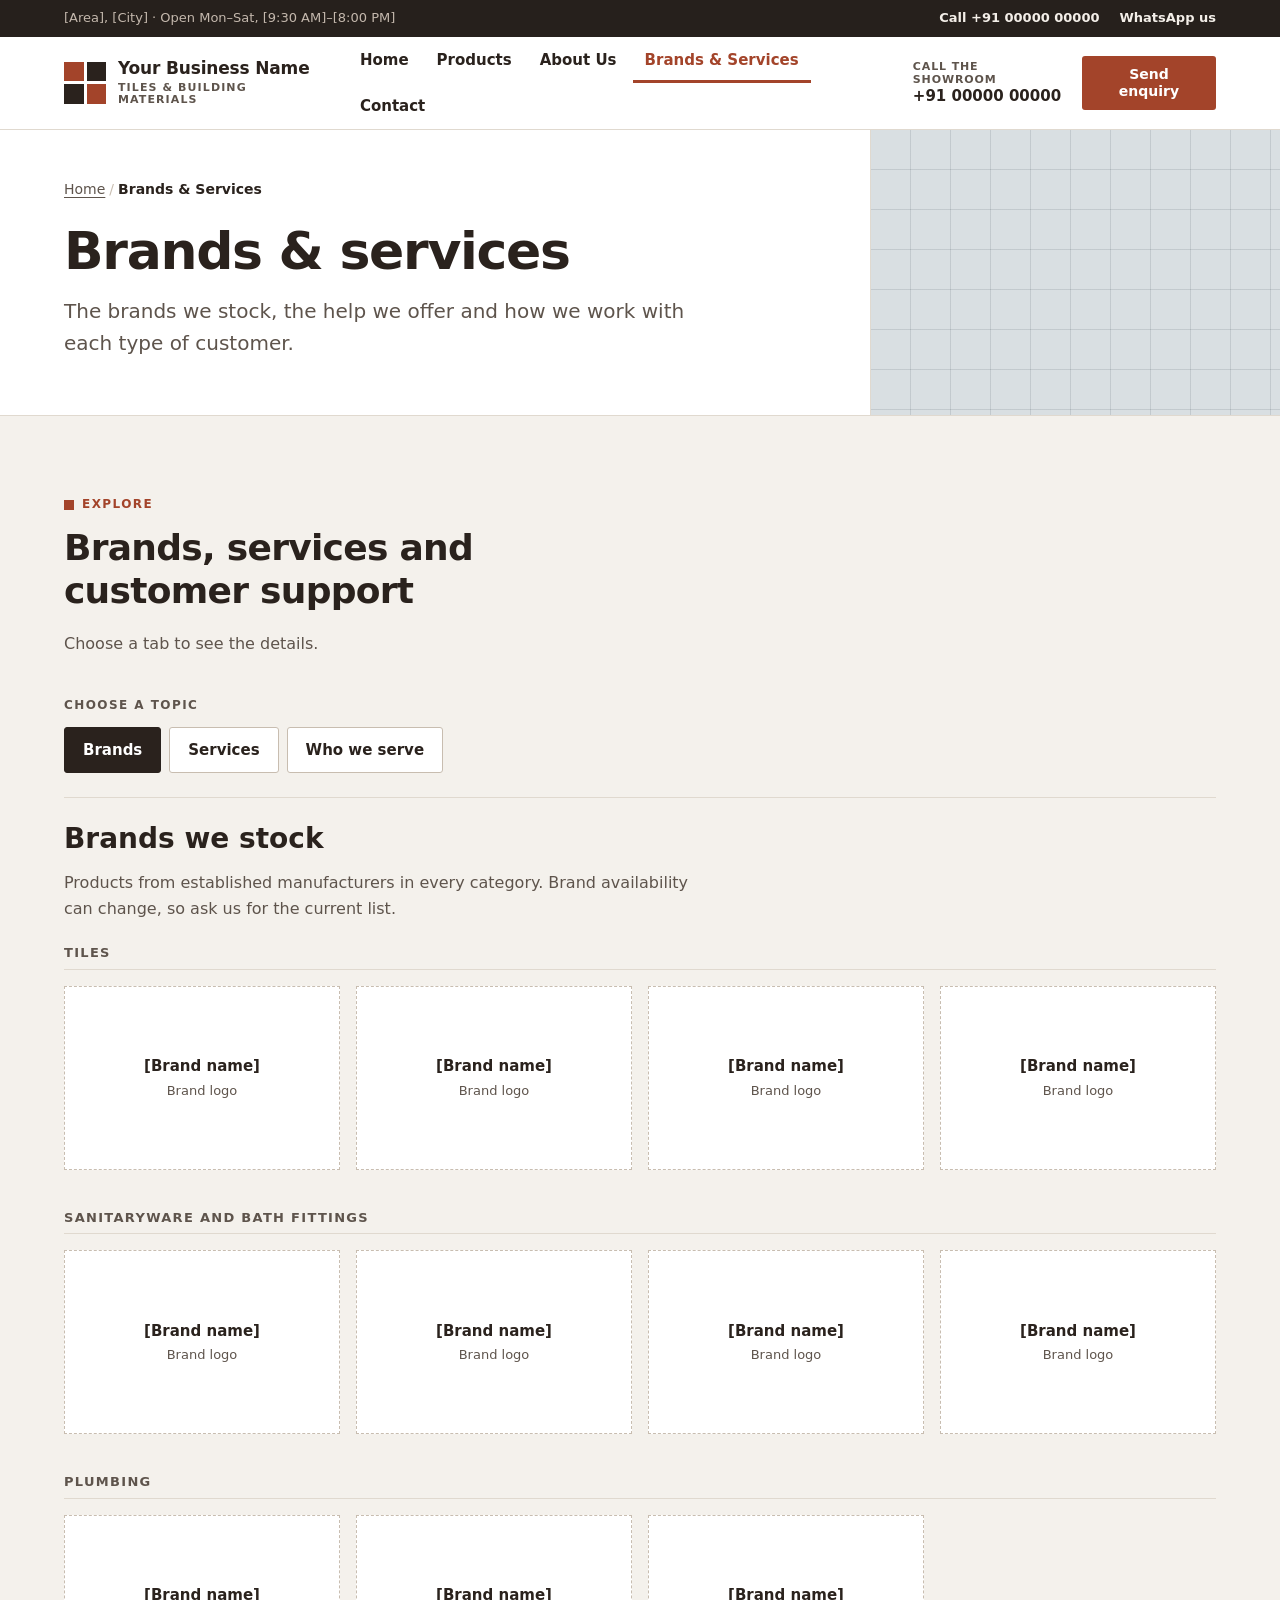
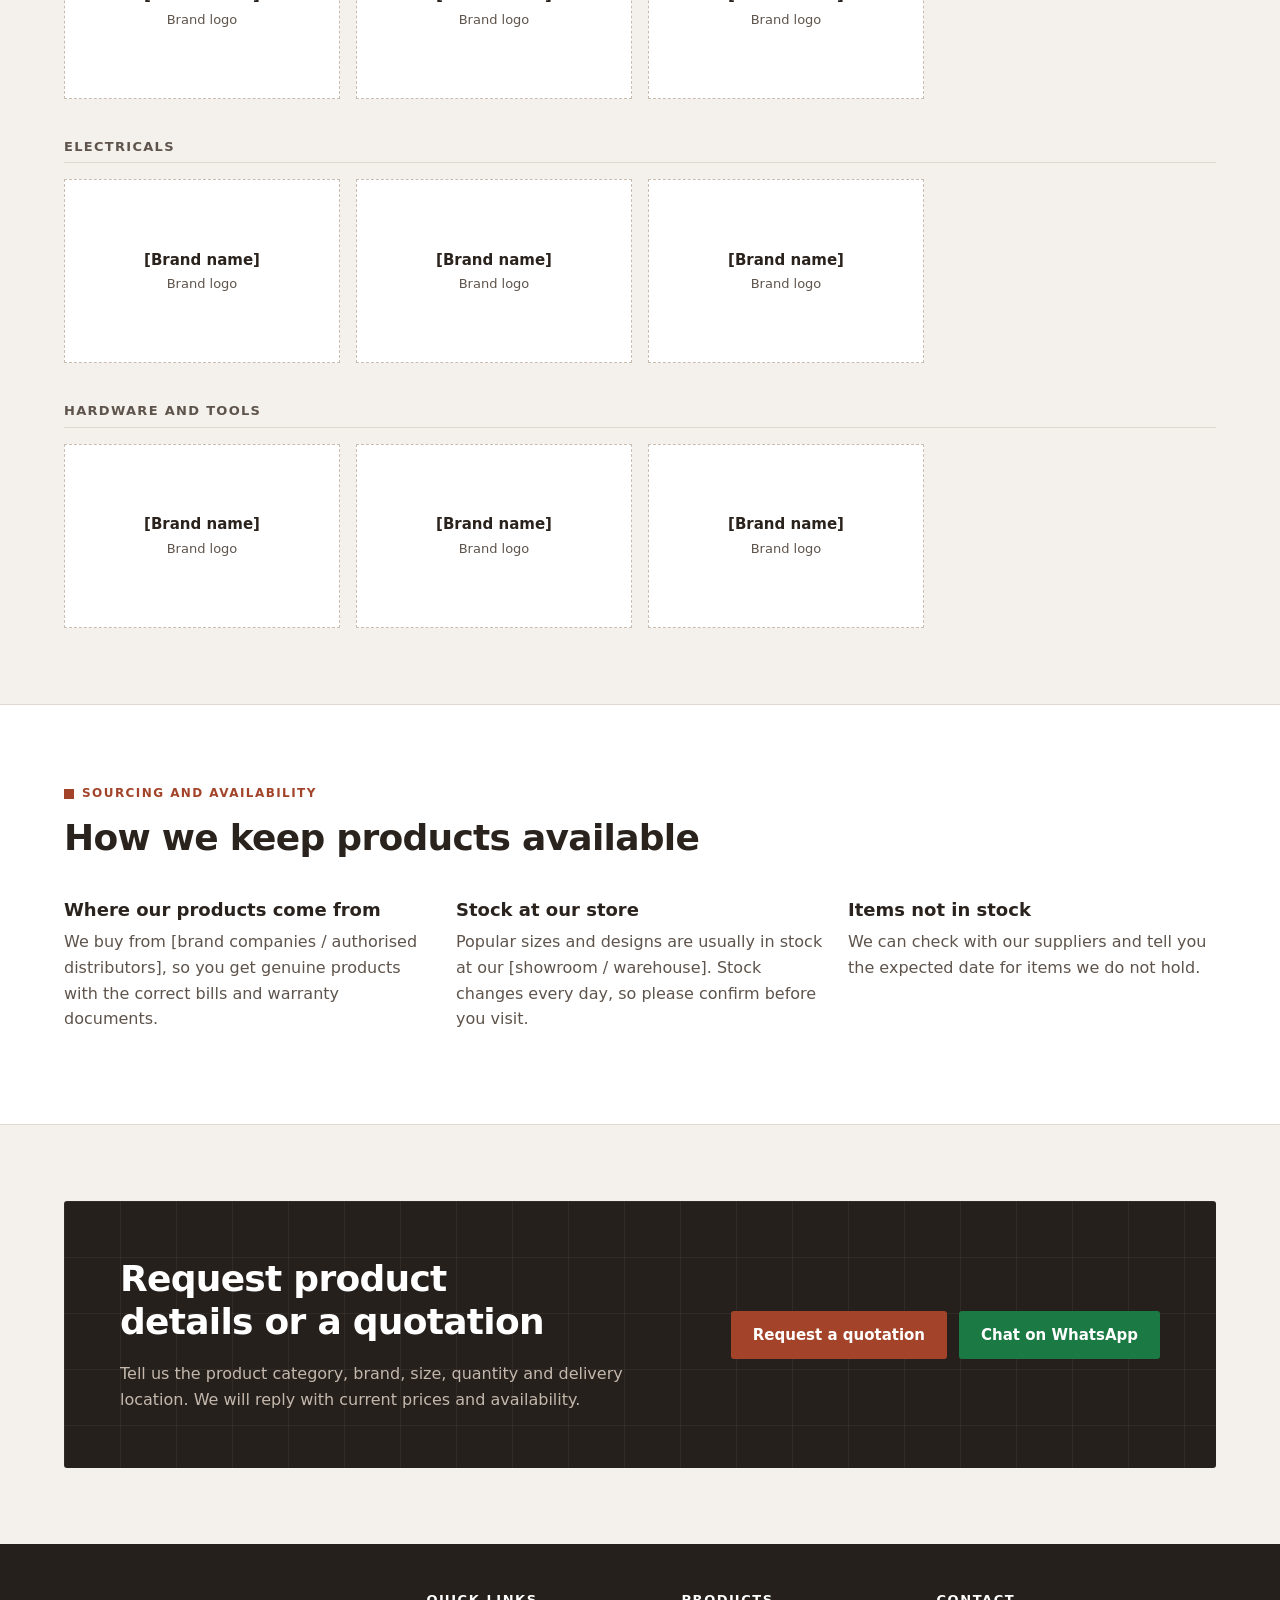
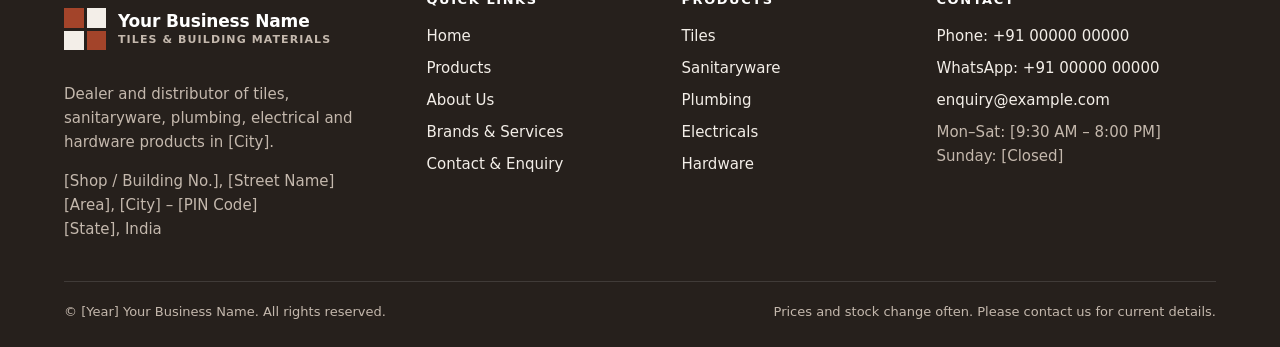
<file: brands-services.html>
<!DOCTYPE html>
<html lang="en-IN">
<head>
  <meta charset="UTF-8">
  <meta name="viewport" content="width=device-width, initial-scale=1.0">
  <!-- INSERT BUSINESS NAME HERE: update the page title and description -->
  <title>Brands &amp; Services | Your Business Name, [City]</title>
  <meta name="description" content="Brands of tiles, sanitaryware, plumbing, electrical and hardware products available at Your Business Name in [City], plus product selection help and bulk enquiries.">
  <link rel="stylesheet" href="styles.css">
</head>
<body>

  <a class="skip-link" href="#main">Skip to main content</a>

  <!-- ===================== HEADER ===================== -->
  <header class="site-header">
    <div class="topbar on-dark">
      <div class="container topbar__inner">
        <!-- INSERT BUSINESS ADDRESS HERE (short version: area and city) and opening hours -->
        <p class="topbar__info">[Area], [City] &middot; Open Mon&ndash;Sat, [9:30 AM]&ndash;[8:00 PM]</p>
        <p class="topbar__links">
          <!-- INSERT PHONE NUMBER HERE -->
          <a href="tel:+910000000000">Call +91 00000 00000</a>
          <!-- INSERT WHATSAPP LINK HERE (format: https://wa.me/91XXXXXXXXXX) -->
          <a href="https://wa.me/910000000000">WhatsApp us</a>
        </p>
      </div>
    </div>

    <div class="container header-main">
      <a class="brand" href="index.html">
        <!-- INSERT LOGO HERE: replace the four-tile mark below with
             <img class="brand__logo" src="images/logo.png" alt="" width="42" height="42"> -->
        <span class="brand__mark" aria-hidden="true"><span></span><span></span><span></span><span></span></span>
        <span class="brand__text">
          <!-- INSERT BUSINESS NAME HERE -->
          <span class="brand__name">Your Business Name</span>
          <span class="brand__tag">Tiles &amp; Building Materials</span>
        </span>
      </a>

      <nav class="primary-nav" aria-label="Main">
        <ul>
          <li><a href="index.html">Home</a></li>
          <li><a href="products.html">Products</a></li>
          <li><a href="about.html">About Us</a></li>
          <li><a href="brands-services.html" aria-current="page">Brands &amp; Services</a></li>
          <li><a href="contact.html">Contact</a></li>
        </ul>
      </nav>

      <div class="header-actions">
        <!-- INSERT PHONE NUMBER HERE -->
        <a class="header-phone" href="tel:+910000000000"><small>Call the showroom</small>+91 00000 00000</a>
        <a class="btn btn--primary btn--sm" href="contact.html#enquiry-form">Send enquiry</a>
      </div>
    </div>
  </header>

  <main id="main">

    <!-- ===================== PAGE HERO ===================== -->
    <section class="page-hero page-hero--brands" aria-labelledby="page-title">
      <div class="container">
        <div class="page-hero__content">
          <nav class="breadcrumb" aria-label="Breadcrumb">
            <ol>
              <li><a href="index.html">Home</a></li>
              <li><span aria-current="page">Brands &amp; Services</span></li>
            </ol>
          </nav>
          <h1 id="page-title">Brands &amp; services</h1>
          <p class="lead">The brands we stock, the help we offer and how we work with each type of customer.</p>
        </div>
      </div>
    </section>

    <!-- ===================== TABS: BRANDS / SERVICES / WHO WE SERVE ===================== -->
    <section class="section" aria-labelledby="explore-title">
      <div class="container">
        <div class="section-head">
          <p class="eyebrow">Explore</p>
          <h2 id="explore-title">Brands, services and customer support</h2>
          <p class="muted">Choose a tab to see the details.</p>
        </div>

        <!-- CSS-ONLY TABS
             - Inputs, labels and panels must stay in the same order.
             - No input is "checked" on purpose, so links such as
               brands-services.html#services open the matching tab.
               With no #link, the first tab (Brands) shows. -->
        <div class="tabs">
          <input class="tab-input" type="radio" name="brands-services" id="tab-brands" aria-controls="brands">
          <input class="tab-input" type="radio" name="brands-services" id="tab-services" aria-controls="services">
          <input class="tab-input" type="radio" name="brands-services" id="tab-customers" aria-controls="customers">

          <div class="tab-list">
            <p class="tab-hint">Choose a topic</p>
            <label class="tab-label" for="tab-brands">Brands</label>
            <label class="tab-label" for="tab-services">Services</label>
            <label class="tab-label" for="tab-customers">Who we serve</label>
          </div>

          <div class="tab-panels">

            <!-- ========== PANEL 1: BRANDS ========== -->
            <section class="tab-panel" id="brands" aria-labelledby="brands-title">
              <div class="panel-intro">
                <h3 id="brands-title">Brands we stock</h3>
                <p class="muted">Products from established manufacturers in every category. Brand availability can change, so ask us for the current list.</p>
              </div>

              <!-- INSERT BRAND LOGOS HERE
                   - List only brands you actually stock or are authorised to sell.
                   - Replace the content of each <li> with:
                     <img class="brand-logo-img" src="images/brand-name.png" alt="Brand name">
                   - Delete any extra boxes. -->
              <div class="brand-group">
                <h4>Tiles</h4>
                <ul class="logo-grid logo-grid--4">
                  <li class="logo-ph"><strong>[Brand name]</strong>Brand logo</li>
                  <li class="logo-ph"><strong>[Brand name]</strong>Brand logo</li>
                  <li class="logo-ph"><strong>[Brand name]</strong>Brand logo</li>
                  <li class="logo-ph"><strong>[Brand name]</strong>Brand logo</li>
                </ul>
              </div>

              <div class="brand-group">
                <h4>Sanitaryware and bath fittings</h4>
                <ul class="logo-grid logo-grid--4">
                  <li class="logo-ph"><strong>[Brand name]</strong>Brand logo</li>
                  <li class="logo-ph"><strong>[Brand name]</strong>Brand logo</li>
                  <li class="logo-ph"><strong>[Brand name]</strong>Brand logo</li>
                  <li class="logo-ph"><strong>[Brand name]</strong>Brand logo</li>
                </ul>
              </div>

              <div class="brand-group">
                <h4>Plumbing</h4>
                <ul class="logo-grid logo-grid--4">
                  <li class="logo-ph"><strong>[Brand name]</strong>Brand logo</li>
                  <li class="logo-ph"><strong>[Brand name]</strong>Brand logo</li>
                  <li class="logo-ph"><strong>[Brand name]</strong>Brand logo</li>
                </ul>
              </div>

              <div class="brand-group">
                <h4>Electricals</h4>
                <ul class="logo-grid logo-grid--4">
                  <li class="logo-ph"><strong>[Brand name]</strong>Brand logo</li>
                  <li class="logo-ph"><strong>[Brand name]</strong>Brand logo</li>
                  <li class="logo-ph"><strong>[Brand name]</strong>Brand logo</li>
                </ul>
              </div>

              <div class="brand-group">
                <h4>Hardware and tools</h4>
                <ul class="logo-grid logo-grid--4">
                  <li class="logo-ph"><strong>[Brand name]</strong>Brand logo</li>
                  <li class="logo-ph"><strong>[Brand name]</strong>Brand logo</li>
                  <li class="logo-ph"><strong>[Brand name]</strong>Brand logo</li>
                </ul>
              </div>
            </section>

            <!-- ========== PANEL 2: SERVICES ========== -->
            <!-- EDIT: delete any service you do not offer.
                 Do not list a service until you have confirmed it. -->
            <section class="tab-panel" id="services" aria-labelledby="services-title">
              <div class="panel-intro">
                <h3 id="services-title">Services</h3>
                <p class="muted">Support that comes with buying from us. Ask our team about the details for your order.</p>
              </div>

              <div class="service-grid">
                <article class="service">
                  <h4>Product selection help</h4>
                  <p>Compare designs, sizes, finishes and brands for each room, with advice from our showroom team.</p>
                  <a class="link-arrow" href="contact.html#enquiry-form">Ask about this<span class="visually-hidden"> service: product selection help</span></a>
                </article>

                <article class="service">
                  <!-- EDIT: remove if you do not estimate quantities -->
                  <h4>Quantity estimates</h4>
                  <p>Share room sizes or drawings. We help you work out tiles, adhesive and fittings needed.</p>
                  <a class="link-arrow" href="contact.html#enquiry-form">Ask about this<span class="visually-hidden"> service: quantity estimates</span></a>
                </article>

                <article class="service">
                  <h4>Bulk and project enquiries</h4>
                  <p>Written quotations for larger orders, such as apartments, offices, shops and institutions.</p>
                  <a class="link-arrow" href="contact.html#enquiry-form">Ask about this<span class="visually-hidden"> service: bulk and project enquiries</span></a>
                </article>

                <article class="service">
                  <h4>Contractor support</h4>
                  <p>Repeat orders, consolidated material lists and stock checks for contractors and site engineers.</p>
                  <a class="link-arrow" href="contact.html#enquiry-form">Ask about this<span class="visually-hidden"> service: contractor support</span></a>
                </article>

                <article class="service">
                  <!-- EDIT: keep only if you supply other dealers or retailers -->
                  <h4>Dealer and distributor enquiries</h4>
                  <p>Supply of selected brands to retailers and smaller dealers in [region]. Terms on request.</p>
                  <a class="link-arrow" href="contact.html#enquiry-form">Ask about this<span class="visually-hidden"> service: dealer and distributor supply</span></a>
                </article>

                <article class="service">
                  <!-- EDIT: keep only if you deliver. State your delivery area and charges. -->
                  <h4>Delivery</h4>
                  <p>Delivery to your home or site within [service area]. [Charges depend on distance and order size.]</p>
                  <a class="link-arrow" href="contact.html#enquiry-form">Ask about this<span class="visually-hidden"> service: delivery</span></a>
                </article>
              </div>
            </section>

            <!-- ========== PANEL 3: WHO WE SERVE ========== -->
            <!-- EDIT: change the lists to match how you work with each customer type -->
            <section class="tab-panel" id="customers" aria-labelledby="customers-title">
              <div class="panel-intro">
                <h3 id="customers-title">Who we serve</h3>
                <p class="muted">Different customers need different things. Here is how we can help each one.</p>
              </div>

              <div class="audience-grid">
                <article class="audience">
                  <h4>Homeowners</h4>
                  <p>Building a new home or renovating a room.</p>
                  <ul>
                    <li>Showroom visits to see products in person</li>
                    <li>Help matching tiles, fittings and colours</li>
                    <li>Clear prices for your budget</li>
                  </ul>
                  <a class="link-arrow" href="contact.html#enquiry-form">Send a homeowner enquiry</a>
                </article>

                <article class="audience">
                  <h4>Contractors</h4>
                  <p>Managing several sites and tight schedules.</p>
                  <ul>
                    <li>One quote for a full material list</li>
                    <li>Stock checks before you send labour to site</li>
                    <!-- EDIT: delete if you do not offer credit -->
                    <li>[Credit terms for regular customers]</li>
                  </ul>
                  <a class="link-arrow" href="contact.html#enquiry-form">Send a contractor enquiry</a>
                </article>

                <article class="audience">
                  <h4>Builders and developers</h4>
                  <p>Supplying apartments, villas and commercial buildings.</p>
                  <ul>
                    <li>Project quotations by phase or by floor</li>
                    <li>Uniform tile batches across units</li>
                    <li>Planned supply to match site progress</li>
                  </ul>
                  <a class="link-arrow" href="contact.html#enquiry-form">Send a builder enquiry</a>
                </article>

                <article class="audience">
                  <h4>Plumbers</h4>
                  <p>Fitting water supply, drainage and bathrooms.</p>
                  <ul>
                    <li>Pipes, fittings and valves in common sizes</li>
                    <li>Sanitaryware and bath fittings in one place</li>
                    <li>Quick quotes on WhatsApp</li>
                  </ul>
                  <a class="link-arrow" href="contact.html#enquiry-form">Send a plumber enquiry</a>
                </article>

                <article class="audience">
                  <h4>Electricians</h4>
                  <p>Wiring homes, shops and offices.</p>
                  <ul>
                    <li>Wires, switches, MCBs and boards</li>
                    <li>Lights and fans from [brand names]</li>
                    <li>Stock checks for full wiring lists</li>
                  </ul>
                  <a class="link-arrow" href="contact.html#enquiry-form">Send an electrician enquiry</a>
                </article>

                <article class="audience">
                  <h4>Bulk buyers and retailers</h4>
                  <p>Buying large quantities or stocking a store.</p>
                  <ul>
                    <li>Quotes for large and repeat orders</li>
                    <!-- EDIT: delete if you do not offer distributor pricing -->
                    <li>[Distributor pricing for selected brands]</li>
                    <li>Help planning stock for your area</li>
                  </ul>
                  <a class="link-arrow" href="contact.html#enquiry-form">Send a bulk order enquiry</a>
                </article>
              </div>
            </section>

          </div>
        </div>
      </div>
    </section>

    <!-- ===================== SOURCING AND AVAILABILITY ===================== -->
    <!-- EDIT: describe how your business really sources and stocks products -->
    <section class="section section--surface" aria-labelledby="sourcing-title">
      <div class="container">
        <div class="section-head">
          <p class="eyebrow">Sourcing and availability</p>
          <h2 id="sourcing-title">How we keep products available</h2>
        </div>

        <div class="grid grid--3">
          <div class="info-col">
            <h3>Where our products come from</h3>
            <p>We buy from [brand companies / authorised distributors], so you get genuine products with the correct bills and warranty documents.</p>
          </div>
          <div class="info-col">
            <h3>Stock at our store</h3>
            <p>Popular sizes and designs are usually in stock at our [showroom / warehouse]. Stock changes every day, so please confirm before you visit.</p>
          </div>
          <div class="info-col">
            <h3>Items not in stock</h3>
            <!-- EDIT: delete this block if you do not take special orders -->
            <p>We can check with our suppliers and tell you the expected date for items we do not hold.</p>
          </div>
        </div>
      </div>
    </section>

    <!-- ===================== CTA ===================== -->
    <section class="section" aria-labelledby="cta-title">
      <div class="container">
        <div class="cta-band on-dark">
          <div>
            <h2 id="cta-title">Request product details or a quotation</h2>
            <p>Tell us the product category, brand, size, quantity and delivery location. We will reply with current prices and availability.</p>
          </div>
          <div class="btn-row">
            <a class="btn btn--primary" href="contact.html#enquiry-form">Request a quotation</a>
            <!-- INSERT WHATSAPP LINK HERE -->
            <a class="btn btn--whatsapp" href="https://wa.me/910000000000">Chat on WhatsApp</a>
          </div>
        </div>
      </div>
    </section>

  </main>

  <!-- ===================== FOOTER ===================== -->
  <footer class="site-footer on-dark">
    <div class="container">
      <div class="footer-grid">
        <div>
          <a class="brand" href="index.html">
            <!-- INSERT LOGO HERE (light version for dark background) -->
            <span class="brand__mark" aria-hidden="true"><span></span><span></span><span></span><span></span></span>
            <span class="brand__text">
              <!-- INSERT BUSINESS NAME HERE -->
              <span class="brand__name">Your Business Name</span>
              <span class="brand__tag">Tiles &amp; Building Materials</span>
            </span>
          </a>
          <p>Dealer and distributor of tiles, sanitaryware, plumbing, electrical and hardware products in [City].</p>
          <!-- INSERT BUSINESS ADDRESS HERE -->
          <address>
            [Shop / Building No.], [Street Name]<br>
            [Area], [City] &ndash; [PIN Code]<br>
            [State], India
          </address>
        </div>

        <nav aria-labelledby="footer-pages-title">
          <h2 class="footer-title" id="footer-pages-title">Quick links</h2>
          <ul class="footer-links">
            <li><a href="index.html">Home</a></li>
            <li><a href="products.html">Products</a></li>
            <li><a href="about.html">About Us</a></li>
            <li><a href="brands-services.html">Brands &amp; Services</a></li>
            <li><a href="contact.html">Contact &amp; Enquiry</a></li>
          </ul>
        </nav>

        <nav aria-labelledby="footer-products-title">
          <h2 class="footer-title" id="footer-products-title">Products</h2>
          <ul class="footer-links">
            <li><a href="products.html#tiles">Tiles</a></li>
            <li><a href="products.html#sanitaryware">Sanitaryware</a></li>
            <li><a href="products.html#plumbing">Plumbing</a></li>
            <li><a href="products.html#electricals">Electricals</a></li>
            <li><a href="products.html#hardware">Hardware</a></li>
          </ul>
        </nav>

        <div>
          <h2 class="footer-title">Contact</h2>
          <ul class="footer-links">
            <!-- INSERT PHONE NUMBER HERE -->
            <li><a href="tel:+910000000000">Phone: +91 00000 00000</a></li>
            <!-- INSERT WHATSAPP LINK HERE -->
            <li><a href="https://wa.me/910000000000">WhatsApp: +91 00000 00000</a></li>
            <!-- INSERT EMAIL HERE -->
            <li><a href="mailto:enquiry@example.com">enquiry@example.com</a></li>
            <li>Mon&ndash;Sat: [9:30 AM &ndash; 8:00 PM]<br>Sunday: [Closed]</li>
          </ul>
        </div>
      </div>

      <div class="footer-bottom">
        <p>&copy; [Year] Your Business Name. All rights reserved.</p>
        <p>Prices and stock change often. Please contact us for current details.</p>
      </div>
    </div>
  </footer>

  <!-- Quick-contact bar: shows only on phones and small tablets -->
  <nav class="quick-actions on-dark" aria-label="Quick contact">
    <ul>
      <!-- INSERT PHONE NUMBER HERE -->
      <li><a href="tel:+910000000000">Call us</a></li>
      <!-- INSERT WHATSAPP LINK HERE -->
      <li><a href="https://wa.me/910000000000">WhatsApp</a></li>
      <li><a href="contact.html#enquiry-form">Send enquiry</a></li>
    </ul>
  </nav>

</body>
</html>
</file>
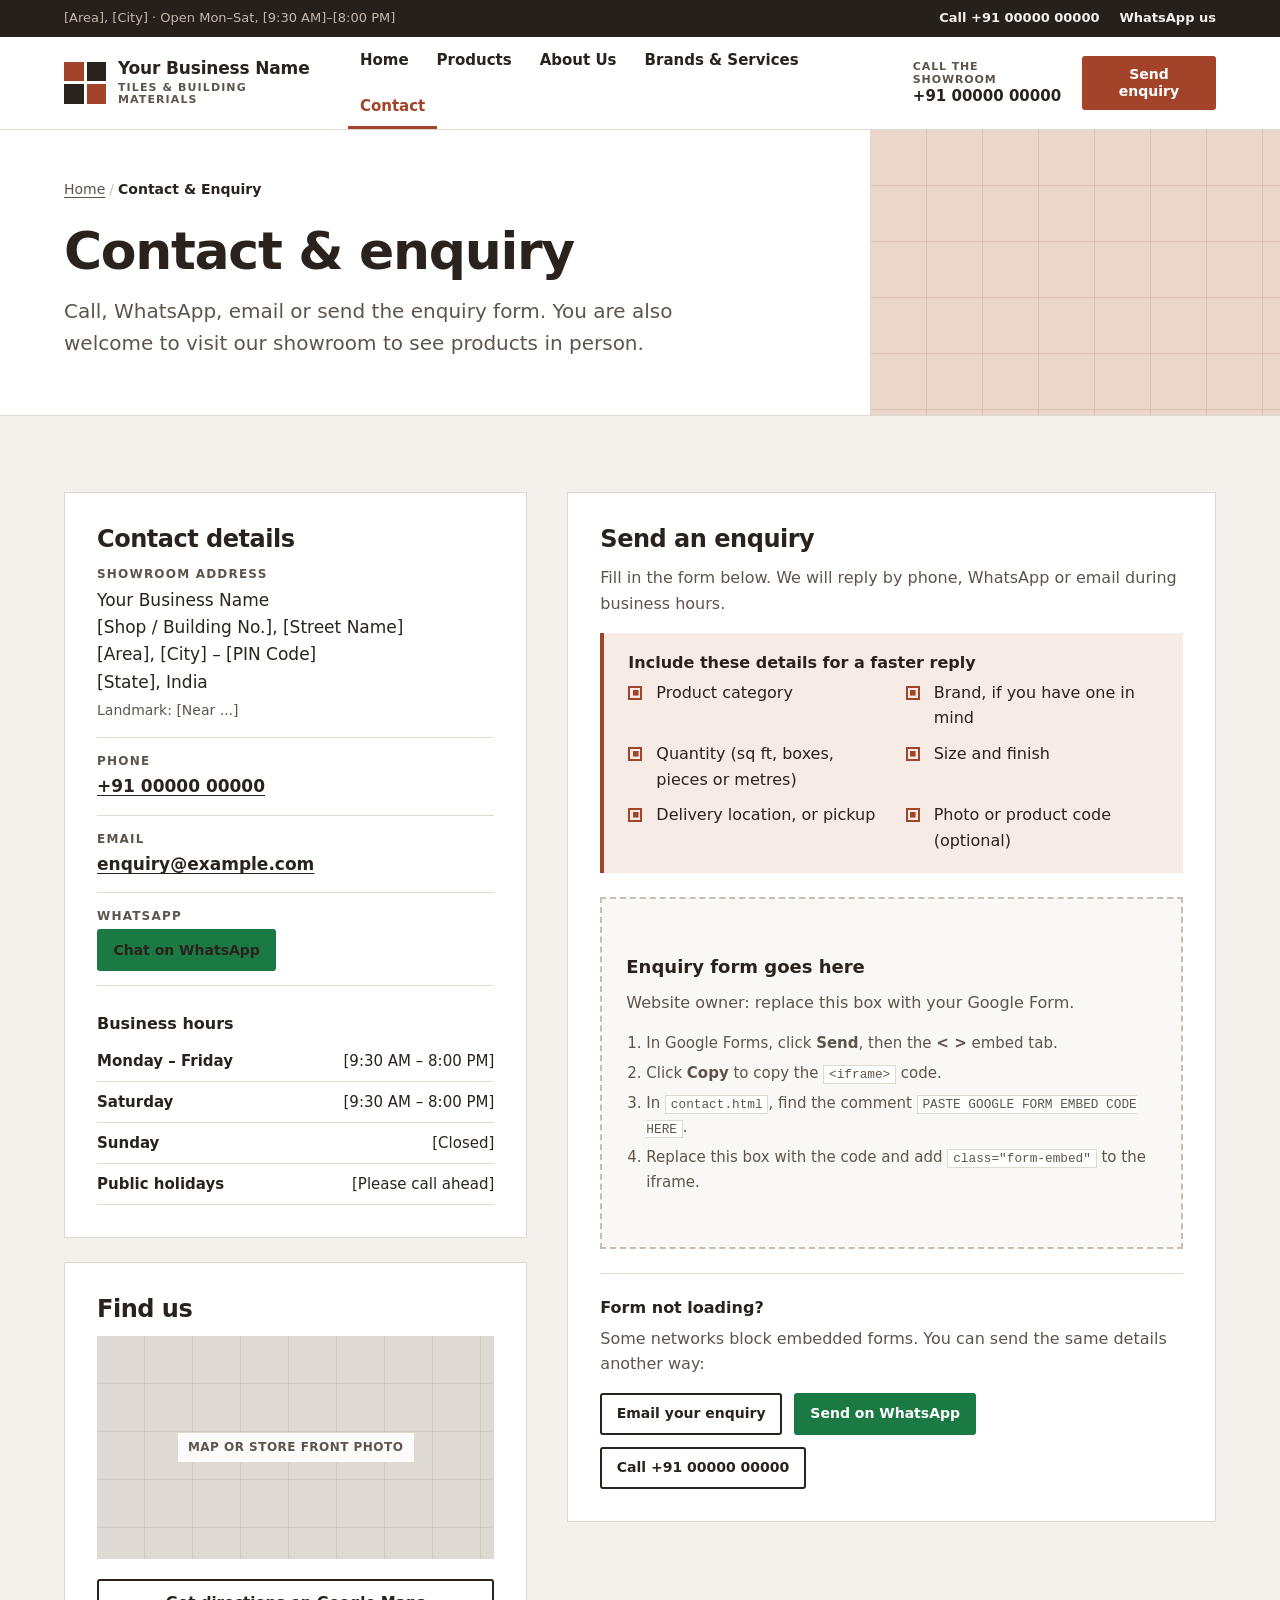
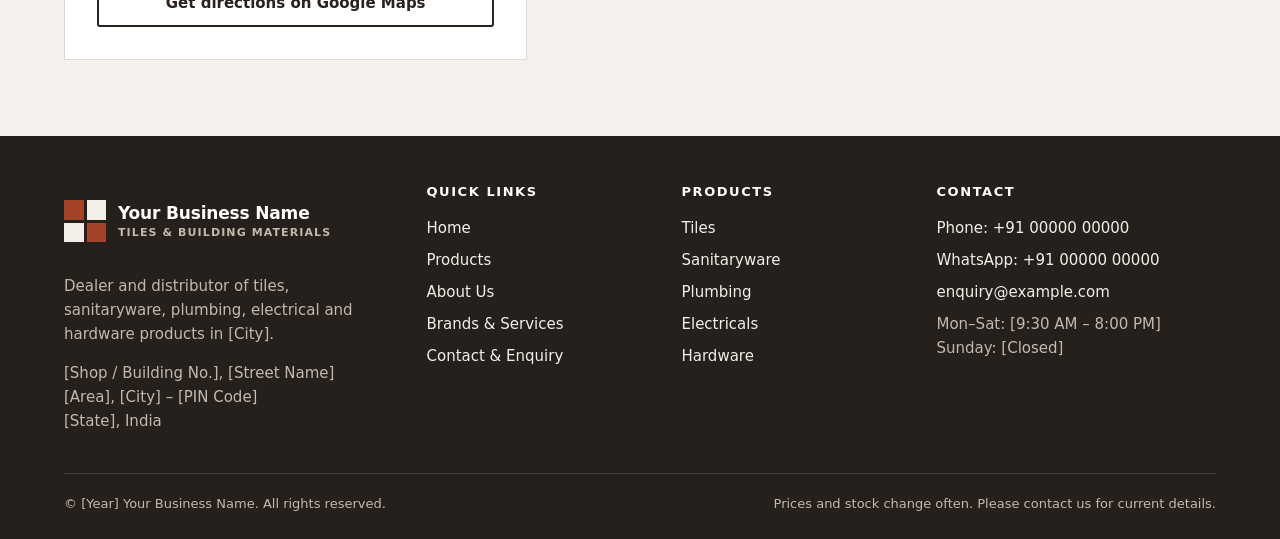
<file: contact.html>
<!DOCTYPE html>
<html lang="en-IN">
<head>
  <meta charset="UTF-8">
  <meta name="viewport" content="width=device-width, initial-scale=1.0">
  <!-- INSERT BUSINESS NAME HERE: update the page title and description -->
  <title>Contact &amp; Enquiry | Your Business Name, [City]</title>
  <meta name="description" content="Contact Your Business Name in [City] for tiles and building materials. Call, WhatsApp, email or send an enquiry form for current prices and stock.">
  <link rel="stylesheet" href="styles.css">
</head>
<body>

  <a class="skip-link" href="#main">Skip to main content</a>

  <!-- ===================== HEADER ===================== -->
  <header class="site-header">
    <div class="topbar on-dark">
      <div class="container topbar__inner">
        <!-- INSERT BUSINESS ADDRESS HERE (short version: area and city) and opening hours -->
        <p class="topbar__info">[Area], [City] &middot; Open Mon&ndash;Sat, [9:30 AM]&ndash;[8:00 PM]</p>
        <p class="topbar__links">
          <!-- INSERT PHONE NUMBER HERE -->
          <a href="tel:+910000000000">Call +91 00000 00000</a>
          <!-- INSERT WHATSAPP LINK HERE (format: https://wa.me/91XXXXXXXXXX) -->
          <a href="https://wa.me/910000000000">WhatsApp us</a>
        </p>
      </div>
    </div>

    <div class="container header-main">
      <a class="brand" href="index.html">
        <!-- INSERT LOGO HERE: replace the four-tile mark below with
             <img class="brand__logo" src="images/logo.png" alt="" width="42" height="42"> -->
        <span class="brand__mark" aria-hidden="true"><span></span><span></span><span></span><span></span></span>
        <span class="brand__text">
          <!-- INSERT BUSINESS NAME HERE -->
          <span class="brand__name">Your Business Name</span>
          <span class="brand__tag">Tiles &amp; Building Materials</span>
        </span>
      </a>

      <nav class="primary-nav" aria-label="Main">
        <ul>
          <li><a href="index.html">Home</a></li>
          <li><a href="products.html">Products</a></li>
          <li><a href="about.html">About Us</a></li>
          <li><a href="brands-services.html">Brands &amp; Services</a></li>
          <li><a href="contact.html" aria-current="page">Contact</a></li>
        </ul>
      </nav>

      <div class="header-actions">
        <!-- INSERT PHONE NUMBER HERE -->
        <a class="header-phone" href="tel:+910000000000"><small>Call the showroom</small>+91 00000 00000</a>
        <a class="btn btn--primary btn--sm" href="#enquiry-form">Send enquiry</a>
      </div>
    </div>
  </header>

  <main id="main">

    <!-- ===================== PAGE HERO ===================== -->
    <section class="page-hero page-hero--contact" aria-labelledby="page-title">
      <div class="container">
        <div class="page-hero__content">
          <nav class="breadcrumb" aria-label="Breadcrumb">
            <ol>
              <li><a href="index.html">Home</a></li>
              <li><span aria-current="page">Contact &amp; Enquiry</span></li>
            </ol>
          </nav>
          <h1 id="page-title">Contact &amp; enquiry</h1>
          <p class="lead">Call, WhatsApp, email or send the enquiry form. You are also welcome to visit our showroom to see products in person.</p>
        </div>
      </div>
    </section>

    <!-- ===================== CONTACT DETAILS AND FORM ===================== -->
    <section class="section">
      <div class="container contact-layout">

        <!-- Left column: contact details, hours and map -->
        <div class="contact-col">
          <section class="contact-card" aria-labelledby="details-title">
            <h2 id="details-title">Contact details</h2>

            <dl class="contact-list">
              <div>
                <dt>Showroom address</dt>
                <dd>
                  <!-- INSERT BUSINESS ADDRESS HERE -->
                  <address>
                    Your Business Name<br>
                    [Shop / Building No.], [Street Name]<br>
                    [Area], [City] &ndash; [PIN Code]<br>
                    [State], India
                  </address>
                  <span class="small">Landmark: [Near ...]</span>
                </dd>
              </div>
              <div>
                <dt>Phone</dt>
                <!-- INSERT PHONE NUMBER HERE (also change the number after "tel:") -->
                <dd><a href="tel:+910000000000">+91 00000 00000</a></dd>
              </div>
              <div>
                <dt>Email</dt>
                <!-- INSERT EMAIL HERE (also change the address after "mailto:") -->
                <dd><a href="mailto:enquiry@example.com">enquiry@example.com</a></dd>
              </div>
              <div>
                <dt>WhatsApp</dt>
                <dd>
                  <!-- INSERT WHATSAPP LINK HERE
                       Format: https://wa.me/91XXXXXXXXXX (country code + number, no "+", spaces or dashes).
                       The text after "?text=" fills in the first message for the customer. -->
                  <a class="btn btn--whatsapp btn--sm" href="https://wa.me/910000000000?text=Hello%2C%20I%20would%20like%20to%20enquire%20about%20your%20products.">Chat on WhatsApp</a>
                </dd>
              </div>
            </dl>

            <h3>Business hours</h3>
            <!-- EDIT: replace with your real opening hours -->
            <table class="hours">
              <caption class="visually-hidden">Showroom opening hours</caption>
              <tbody>
                <tr><th scope="row">Monday &ndash; Friday</th><td>[9:30 AM &ndash; 8:00 PM]</td></tr>
                <tr><th scope="row">Saturday</th><td>[9:30 AM &ndash; 8:00 PM]</td></tr>
                <tr><th scope="row">Sunday</th><td>[Closed]</td></tr>
                <tr><th scope="row">Public holidays</th><td>[Please call ahead]</td></tr>
              </tbody>
            </table>
          </section>

          <section class="map-card" aria-labelledby="map-title">
            <h2 id="map-title">Find us</h2>
            <!-- OPTIONAL: to show a live map, replace the block below with your
                 Google Maps embed code (Share > Embed a map > Copy HTML), and add
                 class="map-embed" and title="Map to our showroom" to the iframe. -->
            <div class="ph-img ph-img--wide ph--stone" role="img" aria-label="Map placeholder: location of the showroom">
              <span>Map or store front photo</span>
            </div>
            <!-- INSERT GOOGLE MAPS LINK HERE (Google Maps > your business > Share > Copy link) -->
            <a class="btn btn--outline btn--block" href="https://maps.google.com/?q=YOUR+BUSINESS+NAME+AND+ADDRESS">Get directions on Google Maps</a>
          </section>
        </div>

        <!-- Right column: enquiry checklist, Google Form and fallback -->
        <section class="form-box" id="enquiry-form" aria-labelledby="form-title">
          <h2 id="form-title">Send an enquiry</h2>
          <p class="muted">Fill in the form below. We will reply by phone, WhatsApp or email during business hours.</p>

          <div class="checklist-box">
            <h3>Include these details for a faster reply</h3>
            <ul class="checklist">
              <li>Product category</li>
              <li>Brand, if you have one in mind</li>
              <li>Quantity (sq ft, boxes, pieces or metres)</li>
              <li>Size and finish</li>
              <li>Delivery location, or pickup</li>
              <li>Photo or product code (optional)</li>
            </ul>
          </div>

          <!-- PASTE GOOGLE FORM EMBED CODE HERE
               1. Open your form in Google Forms and click "Send".
               2. Choose the embed tab ( < > ) and click "Copy".
               3. Delete the whole <div class="form-placeholder"> block below.
               4. Paste the iframe in its place and add class="form-embed" and a title, like this:
                  <iframe class="form-embed" src="https://docs.google.com/forms/d/e/YOUR_FORM_ID/viewform?embedded=true" title="Product enquiry form" loading="lazy">Loading the enquiry form...</iframe>
               5. If the form is long, increase min-height in .form-embed in styles.css. -->
          <div class="form-placeholder">
            <p class="form-placeholder__title">Enquiry form goes here</p>
            <p class="muted">Website owner: replace this box with your Google Form.</p>
            <ol>
              <li>In Google Forms, click <strong>Send</strong>, then the <strong>&lt; &gt;</strong> embed tab.</li>
              <li>Click <strong>Copy</strong> to copy the <code>&lt;iframe&gt;</code> code.</li>
              <li>In <code>contact.html</code>, find the comment <code>PASTE GOOGLE FORM EMBED CODE HERE</code>.</li>
              <li>Replace this box with the code and add <code>class="form-embed"</code> to the iframe.</li>
            </ol>
          </div>

          <!-- Fallback contact, shown at all times in case the form does not load -->
          <div class="fallback">
            <h3>Form not loading?</h3>
            <p class="muted">Some networks block embedded forms. You can send the same details another way:</p>
            <div class="btn-row">
              <!-- INSERT EMAIL HERE -->
              <a class="btn btn--outline btn--sm" href="mailto:enquiry@example.com?subject=Product%20enquiry">Email your enquiry</a>
              <!-- INSERT WHATSAPP LINK HERE -->
              <a class="btn btn--whatsapp btn--sm" href="https://wa.me/910000000000?text=Hello%2C%20I%20would%20like%20to%20enquire%20about%20your%20products.">Send on WhatsApp</a>
              <!-- INSERT PHONE NUMBER HERE -->
              <a class="btn btn--outline btn--sm" href="tel:+910000000000">Call +91 00000 00000</a>
            </div>
          </div>
        </section>

      </div>
    </section>

  </main>

  <!-- ===================== FOOTER ===================== -->
  <footer class="site-footer on-dark">
    <div class="container">
      <div class="footer-grid">
        <div>
          <a class="brand" href="index.html">
            <!-- INSERT LOGO HERE (light version for dark background) -->
            <span class="brand__mark" aria-hidden="true"><span></span><span></span><span></span><span></span></span>
            <span class="brand__text">
              <!-- INSERT BUSINESS NAME HERE -->
              <span class="brand__name">Your Business Name</span>
              <span class="brand__tag">Tiles &amp; Building Materials</span>
            </span>
          </a>
          <p>Dealer and distributor of tiles, sanitaryware, plumbing, electrical and hardware products in [City].</p>
          <!-- INSERT BUSINESS ADDRESS HERE -->
          <address>
            [Shop / Building No.], [Street Name]<br>
            [Area], [City] &ndash; [PIN Code]<br>
            [State], India
          </address>
        </div>

        <nav aria-labelledby="footer-pages-title">
          <h2 class="footer-title" id="footer-pages-title">Quick links</h2>
          <ul class="footer-links">
            <li><a href="index.html">Home</a></li>
            <li><a href="products.html">Products</a></li>
            <li><a href="about.html">About Us</a></li>
            <li><a href="brands-services.html">Brands &amp; Services</a></li>
            <li><a href="contact.html">Contact &amp; Enquiry</a></li>
          </ul>
        </nav>

        <nav aria-labelledby="footer-products-title">
          <h2 class="footer-title" id="footer-products-title">Products</h2>
          <ul class="footer-links">
            <li><a href="products.html#tiles">Tiles</a></li>
            <li><a href="products.html#sanitaryware">Sanitaryware</a></li>
            <li><a href="products.html#plumbing">Plumbing</a></li>
            <li><a href="products.html#electricals">Electricals</a></li>
            <li><a href="products.html#hardware">Hardware</a></li>
          </ul>
        </nav>

        <div>
          <h2 class="footer-title">Contact</h2>
          <ul class="footer-links">
            <!-- INSERT PHONE NUMBER HERE -->
            <li><a href="tel:+910000000000">Phone: +91 00000 00000</a></li>
            <!-- INSERT WHATSAPP LINK HERE -->
            <li><a href="https://wa.me/910000000000">WhatsApp: +91 00000 00000</a></li>
            <!-- INSERT EMAIL HERE -->
            <li><a href="mailto:enquiry@example.com">enquiry@example.com</a></li>
            <li>Mon&ndash;Sat: [9:30 AM &ndash; 8:00 PM]<br>Sunday: [Closed]</li>
          </ul>
        </div>
      </div>

      <div class="footer-bottom">
        <p>&copy; [Year] Your Business Name. All rights reserved.</p>
        <p>Prices and stock change often. Please contact us for current details.</p>
      </div>
    </div>
  </footer>

  <!-- Quick-contact bar: shows only on phones and small tablets -->
  <nav class="quick-actions on-dark" aria-label="Quick contact">
    <ul>
      <!-- INSERT PHONE NUMBER HERE -->
      <li><a href="tel:+910000000000">Call us</a></li>
      <!-- INSERT WHATSAPP LINK HERE -->
      <li><a href="https://wa.me/910000000000">WhatsApp</a></li>
      <li><a href="#enquiry-form">Send enquiry</a></li>
    </ul>
  </nav>

</body>
</html>
</file>
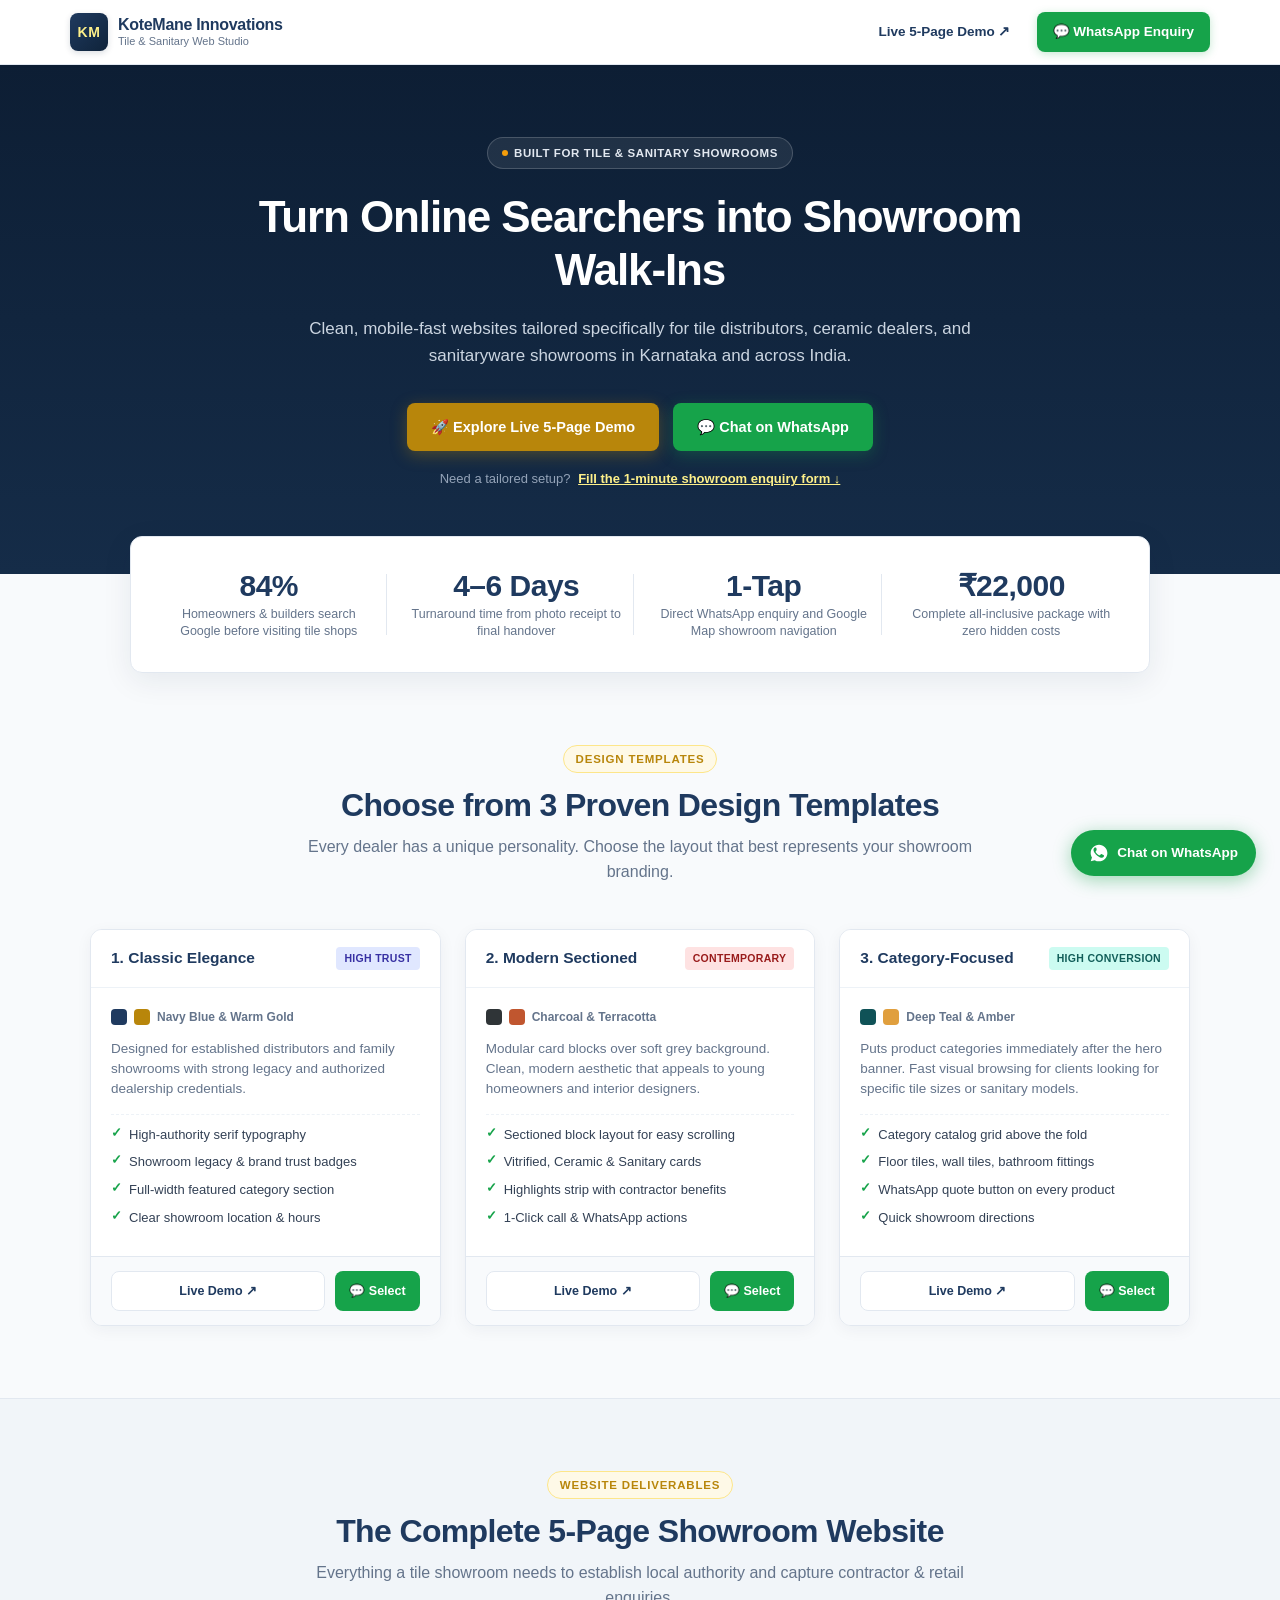
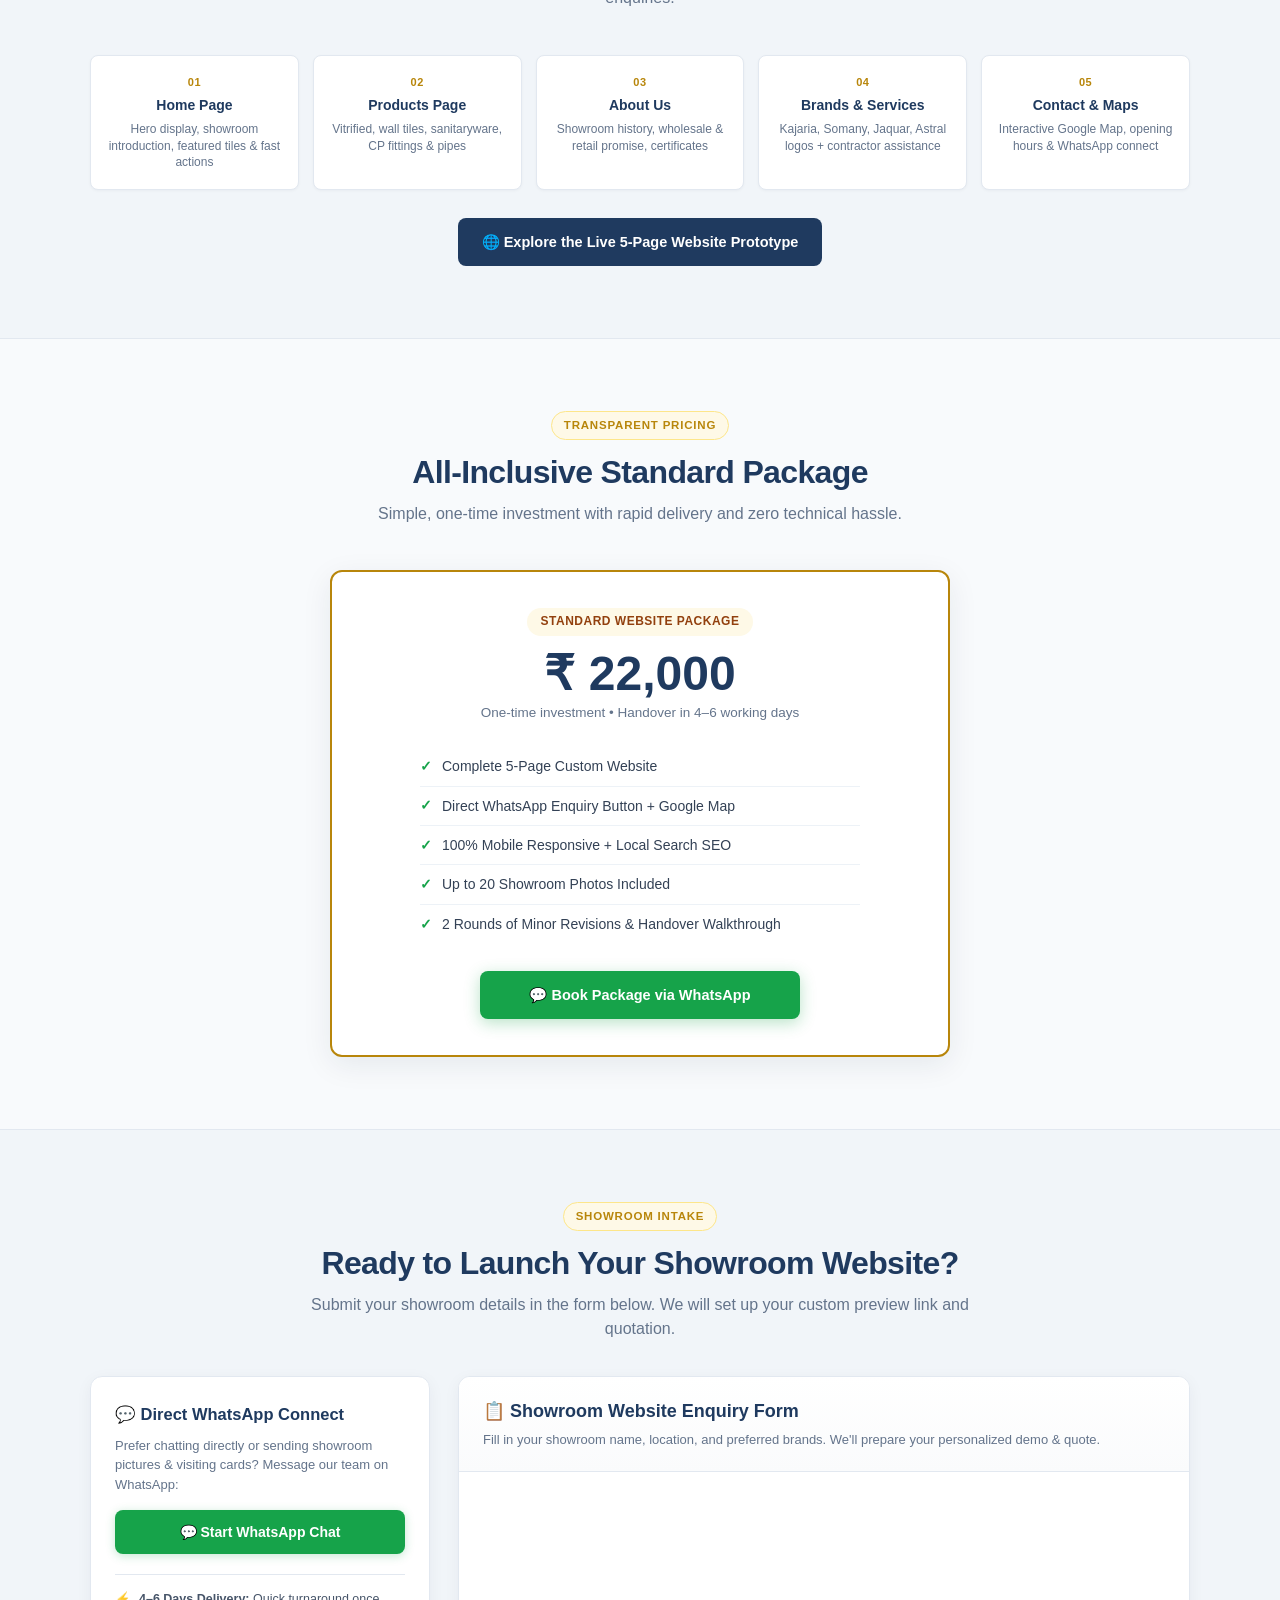
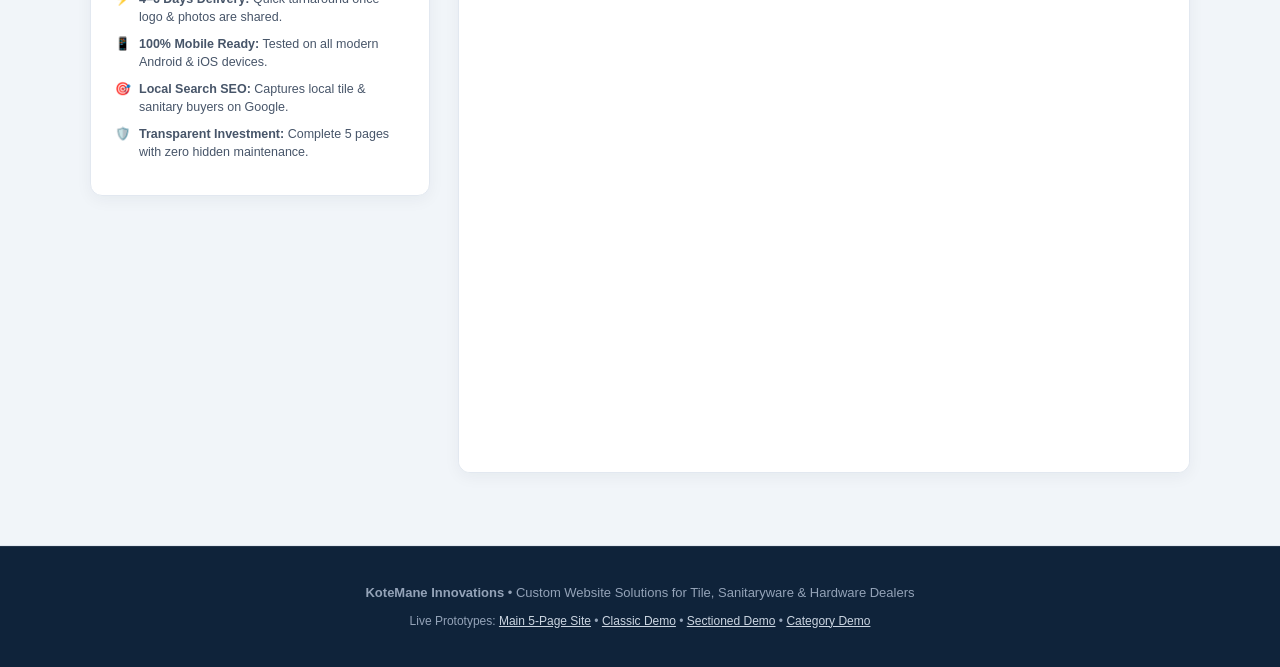
<file: pitch-deck.html>
<!DOCTYPE html>
<html lang="en">
<head>
  <meta charset="UTF-8">
  <meta name="viewport" content="width=device-width, initial-scale=1.0, maximum-scale=5.0">
  <title>Tile &amp; Sanitary Website Solutions | KoteMane Innovations</title>
  
  <style>
    /* =========================================================
       DESIGN TOKENS - Consistent, disciplined palette
       ========================================================= */
    :root {
      --primary: #1f3a5f;
      --primary-dark: #0f233a;
      --accent: #b8860b;
      --accent-hover: #9d7208;
      --accent-light: #fef9e7;
      --whatsapp: #16a34a;
      --whatsapp-dark: #15803d;
      --bg: #f8fafc;
      --card-bg: #ffffff;
      --text: #1e293b;
      --text-muted: #64748b;
      --border: #e2e8f0;
      --border-subtle: #edf2f7;
      --radius: 12px;
      --radius-sm: 8px;
      --shadow-sm: 0 1px 3px rgba(15, 35, 58, 0.04);
      --shadow: 0 4px 16px rgba(15, 35, 58, 0.05);
      --shadow-lg: 0 8px 30px rgba(15, 35, 58, 0.08);
      --font-family: -apple-system, BlinkMacSystemFont, "Segoe UI", Roboto, "Helvetica Neue", Arial, sans-serif;
    }

    * { box-sizing: border-box; margin: 0; padding: 0; }

    html {
      scroll-behavior: smooth;
      -webkit-font-smoothing: antialiased;
      -moz-osx-font-smoothing: grayscale;
    }

    body {
      font-family: var(--font-family);
      background: var(--bg);
      color: var(--text);
      line-height: 1.6;
      font-size: 15px;
      overflow-x: hidden;
    }

    .container {
      width: 100%;
      max-width: 1140px;
      margin: 0 auto;
      padding: 0 20px;
    }

    /* =========================================================
       TYPOGRAPHY & SECTION HEADERS
       ========================================================= */
    .section {
      padding: 72px 0;
    }

    .section-alt {
      background: #f1f5f9;
      border-top: 1px solid var(--border);
      border-bottom: 1px solid var(--border);
    }

    .section-header {
      text-align: center;
      max-width: 680px;
      margin: 0 auto 44px;
    }

    .section-kicker {
      display: inline-block;
      font-size: 11.5px;
      font-weight: 700;
      color: var(--accent);
      text-transform: uppercase;
      letter-spacing: 0.8px;
      background: var(--accent-light);
      border: 1px solid #fde68a;
      padding: 4px 12px;
      border-radius: 20px;
      margin-bottom: 12px;
    }

    .section-title {
      font-size: clamp(24px, 3.5vw, 32px);
      font-weight: 800;
      color: var(--primary);
      line-height: 1.25;
      letter-spacing: -0.02em;
      margin-bottom: 10px;
    }

    .section-subtitle {
      font-size: clamp(14px, 2vw, 16px);
      color: var(--text-muted);
      line-height: 1.55;
    }

    /* =========================================================
       NAVIGATION BAR
       ========================================================= */
    header.site-header {
      background: #ffffff;
      border-bottom: 1px solid var(--border);
      position: sticky;
      top: 0;
      z-index: 100;
      box-shadow: var(--shadow-sm);
    }

    .nav-inner {
      display: flex;
      justify-content: space-between;
      align-items: center;
      min-height: 64px;
      padding: 8px 0;
    }

    .brand-mark {
      display: inline-flex;
      align-items: center;
      gap: 10px;
      text-decoration: none;
    }

    .brand-monogram {
      width: 38px;
      height: 38px;
      border-radius: var(--radius-sm);
      background: linear-gradient(135deg, #1f3a5f 0%, #0f233a 100%);
      color: #fef08a;
      font-size: 14px;
      font-weight: 800;
      display: flex;
      align-items: center;
      justify-content: center;
      letter-spacing: 0.5px;
      box-shadow: 0 2px 6px rgba(15, 35, 58, 0.15);
      flex-shrink: 0;
    }

    .brand-text-wrap {
      display: flex;
      flex-direction: column;
    }

    .brand-name {
      font-size: 16px;
      font-weight: 800;
      color: var(--primary);
      line-height: 1.15;
      letter-spacing: -0.3px;
    }

    .brand-tagline {
      font-size: 11px;
      color: var(--text-muted);
      line-height: 1.2;
      font-weight: 500;
    }

    .nav-actions {
      display: flex;
      align-items: center;
      gap: 14px;
    }

    .nav-demo-link {
      font-size: 13.5px;
      font-weight: 600;
      color: var(--primary);
      text-decoration: none;
      padding: 8px 12px;
      border-radius: var(--radius-sm);
      transition: all 0.15s ease;
    }
    .nav-demo-link:hover {
      background: #f1f5f9;
      color: var(--accent);
    }

    .nav-whatsapp-btn {
      display: inline-flex;
      align-items: center;
      gap: 7px;
      padding: 9px 16px;
      font-size: 13.5px;
      font-weight: 700;
      border-radius: var(--radius-sm);
      background: var(--whatsapp);
      color: #ffffff;
      text-decoration: none;
      box-shadow: 0 2px 8px rgba(22, 163, 74, 0.25);
      transition: all 0.15s ease;
    }
    .nav-whatsapp-btn:hover {
      background: var(--whatsapp-dark);
      transform: translateY(-1px);
      box-shadow: 0 4px 12px rgba(22, 163, 74, 0.35);
      color: #fff;
    }

    /* =========================================================
       HERO SECTION
       ========================================================= */
    .hero {
      background: linear-gradient(180deg, #0d1e34 0%, #152c48 100%);
      color: #ffffff;
      padding: 72px 0 84px;
      text-align: center;
      position: relative;
    }

    .hero-badge {
      display: inline-flex;
      align-items: center;
      gap: 6px;
      background: rgba(255, 255, 255, 0.08);
      border: 1px solid rgba(255, 255, 255, 0.18);
      color: #e2e8f0;
      font-size: 11.5px;
      font-weight: 600;
      padding: 6px 14px;
      border-radius: 20px;
      margin-bottom: 22px;
      letter-spacing: 0.6px;
      text-transform: uppercase;
    }

    .hero-badge-dot {
      width: 6px;
      height: 6px;
      border-radius: 50%;
      background: #f59e0b;
    }

    .hero h1 {
      font-size: clamp(28px, 4.5vw, 44px);
      font-weight: 800;
      line-height: 1.2;
      margin-bottom: 18px;
      letter-spacing: -0.025em;
      max-width: 820px;
      margin-left: auto;
      margin-right: auto;
    }

    .hero p {
      font-size: clamp(15px, 2.2vw, 17px);
      color: #cbd5e1;
      max-width: 680px;
      margin: 0 auto 34px;
      line-height: 1.6;
    }

    .hero-actions {
      display: flex;
      justify-content: center;
      align-items: center;
      gap: 14px;
      flex-wrap: wrap;
    }

    .btn-hero-primary {
      display: inline-flex;
      align-items: center;
      justify-content: center;
      gap: 8px;
      min-height: 48px;
      padding: 0 24px;
      font-size: 14.5px;
      font-weight: 700;
      color: #ffffff;
      background: var(--accent);
      border-radius: var(--radius-sm);
      text-decoration: none;
      box-shadow: 0 4px 16px rgba(184, 134, 11, 0.35);
      transition: all 0.15s ease;
    }
    .btn-hero-primary:hover {
      background: var(--accent-hover);
      transform: translateY(-2px);
      box-shadow: 0 6px 20px rgba(184, 134, 11, 0.45);
      color: #fff;
    }

    .btn-hero-whatsapp {
      display: inline-flex;
      align-items: center;
      justify-content: center;
      gap: 8px;
      min-height: 48px;
      padding: 0 24px;
      font-size: 14.5px;
      font-weight: 700;
      color: #ffffff;
      background: var(--whatsapp);
      border-radius: var(--radius-sm);
      text-decoration: none;
      box-shadow: 0 4px 16px rgba(22, 163, 74, 0.3);
      transition: all 0.15s ease;
    }
    .btn-hero-whatsapp:hover {
      background: var(--whatsapp-dark);
      transform: translateY(-2px);
      box-shadow: 0 6px 20px rgba(22, 163, 74, 0.45);
      color: #fff;
    }

    .hero-sub-note {
      margin-top: 18px;
      font-size: 13px;
      color: #94a3b8;
    }

    .hero-sub-note a {
      color: #fef08a;
      text-decoration: underline;
      font-weight: 600;
      margin-left: 4px;
    }

    /* =========================================================
       STATS BAR - Elevated floating card
       ========================================================= */
    .stats-outer {
      max-width: 1060px;
      margin: -38px auto 0;
      padding: 0 20px;
      position: relative;
      z-index: 10;
    }

    .stats-card {
      background: #ffffff;
      border: 1px solid var(--border);
      border-radius: var(--radius);
      box-shadow: var(--shadow-lg);
      padding: 24px 20px;
      display: grid;
      grid-template-columns: repeat(4, 1fr);
      gap: 12px;
    }

    .stat-item {
      text-align: center;
      padding: 8px 12px;
      position: relative;
    }

    .stat-item:not(:last-child)::after {
      content: "";
      position: absolute;
      right: 0;
      top: 15%;
      height: 70%;
      width: 1px;
      background: var(--border);
    }

    .stat-num {
      font-size: clamp(24px, 3.5vw, 30px);
      font-weight: 800;
      color: var(--primary);
      line-height: 1.1;
      letter-spacing: -0.5px;
    }

    .stat-lbl {
      font-size: 12.5px;
      color: var(--text-muted);
      margin-top: 4px;
      line-height: 1.35;
    }

    /* =========================================================
       TEMPLATE CARDS - Uniform, elegant, balanced
       ========================================================= */
    .templates-grid {
      display: grid;
      grid-template-columns: repeat(3, 1fr);
      gap: 24px;
      align-items: stretch;
    }

    .template-box {
      background: var(--card-bg);
      border: 1px solid var(--border);
      border-radius: var(--radius);
      box-shadow: var(--shadow);
      display: flex;
      flex-direction: column;
      overflow: hidden;
      transition: transform 0.2s ease, box-shadow 0.2s ease;
    }

    .template-box:hover {
      transform: translateY(-4px);
      box-shadow: var(--shadow-lg);
    }

    .template-header {
      padding: 16px 20px;
      background: #ffffff;
      border-bottom: 1px solid var(--border-subtle);
      display: flex;
      justify-content: space-between;
      align-items: center;
    }

    .template-name {
      font-size: 15.5px;
      font-weight: 700;
      color: var(--primary);
    }

    .template-pill {
      font-size: 10.5px;
      font-weight: 700;
      padding: 3px 8px;
      border-radius: 4px;
      text-transform: uppercase;
      letter-spacing: 0.3px;
    }

    .template-body {
      padding: 20px;
      flex: 1;
      display: flex;
      flex-direction: column;
    }

    .color-swatch-strip {
      display: flex;
      align-items: center;
      gap: 7px;
      margin-bottom: 12px;
    }

    .swatch-dot {
      width: 16px;
      height: 16px;
      border-radius: 4px;
      display: inline-block;
    }

    .swatch-desc {
      font-size: 12px;
      color: var(--text-muted);
      font-weight: 600;
    }

    .template-desc {
      font-size: 13.5px;
      color: var(--text-muted);
      line-height: 1.5;
      margin-bottom: 14px;
    }

    .feature-checklist {
      list-style: none;
      margin-top: auto;
      padding-top: 10px;
      border-top: 1px dashed var(--border-subtle);
    }

    .feature-checklist li {
      font-size: 13px;
      color: #334155;
      margin-bottom: 7px;
      display: flex;
      align-items: flex-start;
      gap: 7px;
    }

    .check-icon {
      color: var(--whatsapp);
      font-weight: 800;
      flex-shrink: 0;
      line-height: 1.2;
    }

    .template-actions {
      padding: 14px 20px;
      background: #f8fafc;
      border-top: 1px solid var(--border);
      display: flex;
      gap: 10px;
    }

    .btn-template-demo {
      flex: 1;
      display: inline-flex;
      align-items: center;
      justify-content: center;
      gap: 6px;
      padding: 9px 12px;
      font-size: 12.5px;
      font-weight: 700;
      background: #ffffff;
      border: 1px solid var(--border);
      color: var(--primary);
      border-radius: var(--radius-sm);
      text-decoration: none;
      transition: all 0.15s ease;
    }
    .btn-template-demo:hover {
      background: #f1f5f9;
      border-color: var(--primary);
    }

    .btn-template-select {
      display: inline-flex;
      align-items: center;
      justify-content: center;
      gap: 6px;
      padding: 9px 14px;
      font-size: 12.5px;
      font-weight: 700;
      background: var(--whatsapp);
      color: #ffffff;
      border-radius: var(--radius-sm);
      text-decoration: none;
      transition: all 0.15s ease;
    }
    .btn-template-select:hover {
      background: var(--whatsapp-dark);
      color: #fff;
    }

    /* =========================================================
       5-PAGE STRUCTURE SECTION - Clean Card Deck
       ========================================================= */
    .pages-deck {
      display: grid;
      grid-template-columns: repeat(5, 1fr);
      gap: 14px;
      margin: 24px 0 28px;
    }

    .page-card {
      background: #ffffff;
      border: 1px solid var(--border);
      border-radius: var(--radius-sm);
      padding: 18px 14px;
      text-align: center;
      box-shadow: var(--shadow-sm);
      display: flex;
      flex-direction: column;
      justify-content: flex-start;
    }

    .page-num {
      font-size: 11px;
      font-weight: 800;
      color: var(--accent);
      letter-spacing: 0.5px;
      margin-bottom: 6px;
    }

    .page-heading {
      font-size: 14px;
      font-weight: 700;
      color: var(--primary);
      margin-bottom: 6px;
      line-height: 1.25;
    }

    .page-snippet {
      font-size: 12px;
      color: var(--text-muted);
      line-height: 1.4;
    }

    /* =========================================================
       PRICING CARD - Clean & Clear
       ========================================================= */
    .pricing-wrap {
      max-width: 620px;
      margin: 0 auto;
    }

    .pricing-card {
      background: #ffffff;
      border: 2px solid var(--accent);
      border-radius: var(--radius);
      padding: 36px 32px;
      text-align: center;
      box-shadow: var(--shadow-lg);
      position: relative;
    }

    .pricing-tag {
      display: inline-block;
      font-size: 12px;
      font-weight: 700;
      color: #92400e;
      background: var(--accent-light);
      padding: 4px 14px;
      border-radius: 20px;
      text-transform: uppercase;
      letter-spacing: 0.5px;
    }

    .pricing-amount {
      font-size: clamp(38px, 6vw, 48px);
      font-weight: 800;
      color: var(--primary);
      margin: 14px 0 4px;
      line-height: 1;
    }

    .pricing-cadence {
      font-size: 13.5px;
      color: var(--text-muted);
      margin-bottom: 24px;
    }

    .pricing-checklist {
      list-style: none;
      text-align: left;
      max-width: 440px;
      margin: 0 auto 28px;
    }

    .pricing-checklist li {
      padding: 8px 0;
      border-bottom: 1px solid var(--border-subtle);
      font-size: 14px;
      color: #334155;
      display: flex;
      align-items: center;
      gap: 10px;
    }
    .pricing-checklist li:last-child {
      border-bottom: none;
    }

    /* =========================================================
       CONTACT SECTION & HARD OVERRIDE FOR GOOGLE FORM
       ========================================================= */
    .contact-layout {
      display: grid;
      grid-template-columns: 340px 1fr;
      gap: 28px;
      align-items: start;
    }

    /* Left Sidebar */
    .contact-sidebar {
      background: #ffffff;
      border: 1px solid var(--border);
      border-radius: var(--radius);
      padding: 24px;
      box-shadow: var(--shadow);
      position: sticky;
      top: 84px;
    }

    .sidebar-title {
      font-size: 16.5px;
      font-weight: 700;
      color: var(--primary);
      margin-bottom: 8px;
      display: flex;
      align-items: center;
      gap: 8px;
    }

    .sidebar-desc {
      font-size: 13px;
      color: var(--text-muted);
      margin-bottom: 16px;
      line-height: 1.5;
    }

    .btn-sidebar-whatsapp {
      width: 100%;
      min-height: 44px;
      display: inline-flex;
      align-items: center;
      justify-content: center;
      gap: 8px;
      background: var(--whatsapp);
      color: #ffffff;
      font-size: 14px;
      font-weight: 700;
      border-radius: var(--radius-sm);
      text-decoration: none;
      box-shadow: 0 2px 10px rgba(22, 163, 74, 0.25);
      margin-bottom: 20px;
      transition: all 0.15s ease;
    }
    .btn-sidebar-whatsapp:hover {
      background: var(--whatsapp-dark);
      color: #fff;
    }

    .value-list {
      list-style: none;
      border-top: 1px solid var(--border);
      padding-top: 16px;
      font-size: 12.5px;
      color: #475569;
    }

    .value-list li {
      margin-bottom: 10px;
      display: flex;
      gap: 8px;
      align-items: flex-start;
      line-height: 1.4;
    }

    /* Right: Google Form Hard Override Host Card */
    .form-host-card {
      background: #ffffff;
      border: 1px solid var(--border);
      border-radius: var(--radius);
      box-shadow: var(--shadow);
      overflow: hidden;
    }

    .form-host-header {
      padding: 20px 24px;
      background: linear-gradient(180deg, #ffffff 0%, #fafbfc 100%);
      border-bottom: 1px solid var(--border);
    }

    .form-host-title {
      font-size: 18px;
      font-weight: 800;
      color: var(--primary);
      margin-bottom: 4px;
    }

    .form-host-sub {
      font-size: 13px;
      color: var(--text-muted);
    }

    /* 
       HARD OVERRIDE CONTAINER FOR GOOGLE FORM
       - Clips top purple banner and outer padding
       - Seamless scroll inside white background frame
    */
    .form-frame-crop {
      width: 100%;
      height: 600px;
      overflow: hidden;
      position: relative;
      background: #ffffff;
      display: flex;
      justify-content: center;
    }

    .form-frame-crop iframe {
      width: 100%;
      max-width: 460px;
      height: 640px;
      border: none;
      display: block;
      background: #ffffff;
      margin-top: -15px;
    }

    /* =========================================================
       FLOATING WHATSAPP BUTTON (Mobile Safe)
       ========================================================= */
    .floating-whatsapp {
      position: fixed;
      bottom: 24px;
      right: 24px;
      background: var(--whatsapp);
      color: #ffffff;
      padding: 12px 18px;
      border-radius: 50px;
      display: flex;
      align-items: center;
      gap: 8px;
      font-weight: 700;
      font-size: 13.5px;
      text-decoration: none;
      box-shadow: 0 4px 18px rgba(22, 163, 74, 0.4);
      z-index: 999;
      transition: all 0.2s ease;
    }
    .floating-whatsapp:hover {
      transform: translateY(-2px);
      box-shadow: 0 6px 22px rgba(22, 163, 74, 0.55);
      color: #fff;
    }
    .floating-whatsapp svg {
      width: 20px;
      height: 20px;
      fill: currentColor;
      flex-shrink: 0;
    }

    /* =========================================================
       FOOTER
       ========================================================= */
    footer.site-footer {
      background: var(--primary-dark);
      color: #94a3b8;
      padding: 36px 0;
      text-align: center;
      font-size: 13px;
      border-top: 1px solid rgba(255, 255, 255, 0.08);
    }

    footer.site-footer a {
      color: #cbd5e1;
      text-decoration: underline;
    }

    /* =========================================================
       MOBILE-FIRST RESPONSIVE BREAKPOINTS (max-width: 900px)
       ========================================================= */
    @media (max-width: 900px) {
      .container { padding: 0 16px; }
      .section { padding: 48px 0; }

      /* Nav */
      .nav-inner { min-height: 56px; }
      .nav-demo-link { display: none; }
      .brand-name { font-size: 14.5px; }
      .brand-tagline { font-size: 10px; }
      .nav-whatsapp-btn { padding: 7px 12px; font-size: 12px; }

      /* Hero */
      .hero { padding: 48px 0 56px; }
      .hero-actions {
        flex-direction: column;
        width: 100%;
        max-width: 340px;
        margin: 0 auto;
        gap: 10px;
      }
      .btn-hero-primary,
      .btn-hero-whatsapp {
        width: 100%;
        min-height: 46px;
        font-size: 14px;
      }

      /* Stats */
      .stats-outer { margin-top: -24px; padding: 0 14px; }
      .stats-card {
        grid-template-columns: 1fr 1fr;
        gap: 14px;
        padding: 16px 12px;
      }
      .stat-item { padding: 6px; }
      .stat-item:nth-child(2)::after { display: none; }
      .stat-num { font-size: 24px; }
      .stat-lbl { font-size: 11.5px; }

      /* Templates Grid */
      .templates-grid {
        grid-template-columns: 1fr;
        gap: 18px;
      }

      /* 5-Page Structure */
      .pages-deck {
        grid-template-columns: 1fr;
        gap: 10px;
      }
      .page-card {
        padding: 14px 16px;
        text-align: left;
        flex-direction: row;
        align-items: center;
        gap: 14px;
      }
      .page-num {
        font-size: 14px;
        margin-bottom: 0;
        min-width: 24px;
      }

      /* Pricing */
      .pricing-card { padding: 28px 18px; }

      /* Contact Layout */
      .contact-layout {
        grid-template-columns: 1fr;
        gap: 20px;
      }
      .contact-sidebar { position: static; }

      /* Google Form Crop on Mobile */
      .form-frame-crop {
        height: 610px;
      }
      .form-frame-crop iframe {
        width: 100%;
        max-width: 100%;
        height: 650px;
      }

      /* Floating WhatsApp Icon */
      .floating-whatsapp {
        bottom: 16px;
        right: 16px;
        width: 48px;
        height: 48px;
        padding: 0;
        border-radius: 50%;
        justify-content: center;
      }
      .floating-whatsapp span { display: none; }
      .floating-whatsapp svg { width: 24px; height: 24px; }
    }
  </style>
</head>
<body>

  <!-- Floating WhatsApp Quick Button -->
  <a href="https://wa.me/919945293303?text=Hi%2C%20I%20saw%20your%20Tile%20%26%20Sanitary%20website%20demo%20and%20would%20like%20to%20know%20more." 
     target="_blank" 
     class="floating-whatsapp"
     aria-label="Chat on WhatsApp">
    <svg viewBox="0 0 24 24">
      <path d="M12.031 2C6.496 2 2 6.496 2 12.031c0 1.974.57 3.815 1.557 5.378L2.094 22l4.757-1.427A10.007 10.007 0 0 0 12.03 22c5.535 0 10.03-4.496 10.03-10.031S17.566 2 12.031 2zm5.82 14.282c-.244.686-1.42 1.309-1.956 1.368-.506.055-1.157.08-3.693-.974-3.238-1.344-5.323-4.662-5.485-4.877-.161-.215-1.309-1.742-1.309-3.324 0-1.582.827-2.36 1.121-2.678.294-.318.643-.398.858-.398.214 0 .429.003.616.012.199.01.464-.076.726.554.275.66.938 2.29.102 2.457.084.167.14.364.028.587-.112.223-.168.364-.336.56-.168.196-.353.438-.504.588-.168.168-.344.351-.148.687.196.336.872 1.436 1.868 2.325 1.282 1.144 2.362 1.498 2.698 1.666.336.168.532.14.728-.084.196-.224.84-1.008 1.064-1.353.224-.345.448-.28.756-.168.308.112 1.96.924 2.296 1.092.336.168.56.252.644.392.084.14.084.812-.16 1.498z"/>
    </svg>
    <span>Chat on WhatsApp</span>
  </a>

  <!-- Top Header Navigation -->
  <header class="site-header">
    <div class="container nav-inner">
      <a href="#" class="brand-mark">
        <span class="brand-monogram">KM</span>
        <span class="brand-text-wrap">
          <strong class="brand-name">KoteMane Innovations</strong>
          <span class="brand-tagline">Tile &amp; Sanitary Web Studio</span>
        </span>
      </a>
      <div class="nav-actions">
        <a href="https://yuvaraj3-jpg.github.io/demo/" target="_blank" class="nav-demo-link">
          Live 5-Page Demo ↗
        </a>
        <a href="https://wa.me/919945293303?text=Hi%2C%20I%20am%20interested%20in%20a%20website%20for%20my%20tile%20and%20sanitary%20showroom." target="_blank" class="nav-whatsapp-btn">
          💬 WhatsApp Enquiry
        </a>
      </div>
    </div>
  </header>

  <!-- Hero Section -->
  <section class="hero">
    <div class="container">
      <div class="hero-badge">
        <span class="hero-badge-dot"></span>
        <span>Built for Tile &amp; Sanitary Showrooms</span>
      </div>
      <h1>Turn Online Searchers into Showroom Walk-Ins</h1>
      <p>Clean, mobile-fast websites tailored specifically for tile distributors, ceramic dealers, and sanitaryware showrooms in Karnataka and across India.</p>
      
      <div class="hero-actions">
        <a href="https://yuvaraj3-jpg.github.io/demo/" target="_blank" class="btn-hero-primary">
          🚀 Explore Live 5-Page Demo
        </a>
        <a href="https://wa.me/919945293303?text=Hi%2C%20I%20would%20like%20to%20discuss%20a%20website%20for%20my%20tile%20showroom." target="_blank" class="btn-hero-whatsapp">
          💬 Chat on WhatsApp
        </a>
      </div>

      <div class="hero-sub-note">
        <span>Need a tailored setup?</span>
        <a href="#contact-section">Fill the 1-minute showroom enquiry form ↓</a>
      </div>
    </div>
  </section>

  <!-- Floating Stats Card -->
  <div class="stats-outer">
    <div class="stats-card">
      <div class="stat-item">
        <div class="stat-num">84%</div>
        <div class="stat-lbl">Homeowners &amp; builders search Google before visiting tile shops</div>
      </div>
      <div class="stat-item">
        <div class="stat-num">4–6 Days</div>
        <div class="stat-lbl">Turnaround time from photo receipt to final handover</div>
      </div>
      <div class="stat-item">
        <div class="stat-num">1-Tap</div>
        <div class="stat-lbl">Direct WhatsApp enquiry and Google Map showroom navigation</div>
      </div>
      <div class="stat-item">
        <div class="stat-num">₹22,000</div>
        <div class="stat-lbl">Complete all-inclusive package with zero hidden costs</div>
      </div>
    </div>
  </div>

  <!-- Section 1: The 3 Template Designs -->
  <section class="section">
    <div class="container">
      <div class="section-header">
        <span class="section-kicker">Design Templates</span>
        <h2 class="section-title">Choose from 3 Proven Design Templates</h2>
        <p class="section-subtitle">Every dealer has a unique personality. Choose the layout that best represents your showroom branding.</p>
      </div>

      <div class="templates-grid">
        
        <!-- Template 1 -->
        <div class="template-box">
          <div class="template-header">
            <span class="template-name">1. Classic Elegance</span>
            <span class="template-pill" style="background:#e0e7ff; color:#3730a3;">High Trust</span>
          </div>
          <div class="template-body">
            <div class="color-swatch-strip">
              <span class="swatch-dot" style="background:#1f3a5f;"></span>
              <span class="swatch-dot" style="background:#b8860b;"></span>
              <span class="swatch-desc">Navy Blue &amp; Warm Gold</span>
            </div>
            <p class="template-desc">
              Designed for established distributors and family showrooms with strong legacy and authorized dealership credentials.
            </p>
            <ul class="feature-checklist">
              <li><span class="check-icon">✓</span> High-authority serif typography</li>
              <li><span class="check-icon">✓</span> Showroom legacy &amp; brand trust badges</li>
              <li><span class="check-icon">✓</span> Full-width featured category section</li>
              <li><span class="check-icon">✓</span> Clear showroom location &amp; hours</li>
            </ul>
          </div>
          <div class="template-actions">
            <a href="https://yuvaraj3-jpg.github.io/demo/template-1-classic.html" target="_blank" class="btn-template-demo">
              Live Demo ↗
            </a>
            <a href="https://wa.me/919945293303?text=Hi%2C%20I%20like%20Template%201%20(Classic%20Navy%20%26%20Gold)%20for%20my%20showroom.%20Please%20share%20details." target="_blank" class="btn-template-select">
              💬 Select
            </a>
          </div>
        </div>

        <!-- Template 2 -->
        <div class="template-box">
          <div class="template-header">
            <span class="template-name">2. Modern Sectioned</span>
            <span class="template-pill" style="background:#fee2e2; color:#991b1b;">Contemporary</span>
          </div>
          <div class="template-body">
            <div class="color-swatch-strip">
              <span class="swatch-dot" style="background:#2f3437;"></span>
              <span class="swatch-dot" style="background:#c0562f;"></span>
              <span class="swatch-desc">Charcoal &amp; Terracotta</span>
            </div>
            <p class="template-desc">
              Modular card blocks over soft grey background. Clean, modern aesthetic that appeals to young homeowners and interior designers.
            </p>
            <ul class="feature-checklist">
              <li><span class="check-icon">✓</span> Sectioned block layout for easy scrolling</li>
              <li><span class="check-icon">✓</span> Vitrified, Ceramic &amp; Sanitary cards</li>
              <li><span class="check-icon">✓</span> Highlights strip with contractor benefits</li>
              <li><span class="check-icon">✓</span> 1-Click call &amp; WhatsApp actions</li>
            </ul>
          </div>
          <div class="template-actions">
            <a href="https://yuvaraj3-jpg.github.io/demo/template-2-sectioned.html" target="_blank" class="btn-template-demo">
              Live Demo ↗
            </a>
            <a href="https://wa.me/919945293303?text=Hi%2C%20I%20like%20Template%202%20(Modern%20Sectioned%20Charcoal)%20for%20my%20showroom.%20Please%20share%20details." target="_blank" class="btn-template-select">
              💬 Select
            </a>
          </div>
        </div>

        <!-- Template 3 -->
        <div class="template-box">
          <div class="template-header">
            <span class="template-name">3. Category-Focused</span>
            <span class="template-pill" style="background:#ccfbf1; color:#115e59;">High Conversion</span>
          </div>
          <div class="template-body">
            <div class="color-swatch-strip">
              <span class="swatch-dot" style="background:#0f5257;"></span>
              <span class="swatch-dot" style="background:#e09f3e;"></span>
              <span class="swatch-desc">Deep Teal &amp; Amber</span>
            </div>
            <p class="template-desc">
              Puts product categories immediately after the hero banner. Fast visual browsing for clients looking for specific tile sizes or sanitary models.
            </p>
            <ul class="feature-checklist">
              <li><span class="check-icon">✓</span> Category catalog grid above the fold</li>
              <li><span class="check-icon">✓</span> Floor tiles, wall tiles, bathroom fittings</li>
              <li><span class="check-icon">✓</span> WhatsApp quote button on every product</li>
              <li><span class="check-icon">✓</span> Quick showroom directions</li>
            </ul>
          </div>
          <div class="template-actions">
            <a href="https://yuvaraj3-jpg.github.io/demo/template-3-category-focused.html" target="_blank" class="btn-template-demo">
              Live Demo ↗
            </a>
            <a href="https://wa.me/919945293303?text=Hi%2C%20I%20like%20Template%203%20(Category-Focused%20Teal)%20for%20my%20showroom.%20Please%20share%20details." target="_blank" class="btn-template-select">
              💬 Select
            </a>
          </div>
        </div>

      </div>
    </div>
  </section>

  <!-- Section 2: Complete 5-Page Architecture -->
  <section class="section section-alt">
    <div class="container">
      <div class="section-header">
        <span class="section-kicker">Website Deliverables</span>
        <h2 class="section-title">The Complete 5-Page Showroom Website</h2>
        <p class="section-subtitle">Everything a tile showroom needs to establish local authority and capture contractor &amp; retail enquiries.</p>
      </div>

      <div class="pages-deck">
        <div class="page-card">
          <div class="page-num">01</div>
          <div>
            <div class="page-heading">Home Page</div>
            <div class="page-snippet">Hero display, showroom introduction, featured tiles &amp; fast actions</div>
          </div>
        </div>
        <div class="page-card">
          <div class="page-num">02</div>
          <div>
            <div class="page-heading">Products Page</div>
            <div class="page-snippet">Vitrified, wall tiles, sanitaryware, CP fittings &amp; pipes</div>
          </div>
        </div>
        <div class="page-card">
          <div class="page-num">03</div>
          <div>
            <div class="page-heading">About Us</div>
            <div class="page-snippet">Showroom history, wholesale &amp; retail promise, certificates</div>
          </div>
        </div>
        <div class="page-card">
          <div class="page-num">04</div>
          <div>
            <div class="page-heading">Brands &amp; Services</div>
            <div class="page-snippet">Kajaria, Somany, Jaquar, Astral logos + contractor assistance</div>
          </div>
        </div>
        <div class="page-card">
          <div class="page-num">05</div>
          <div>
            <div class="page-heading">Contact &amp; Maps</div>
            <div class="page-snippet">Interactive Google Map, opening hours &amp; WhatsApp connect</div>
          </div>
        </div>
      </div>

      <div style="text-align:center;">
        <a href="https://yuvaraj3-jpg.github.io/demo/" target="_blank" class="btn-hero-primary" style="background:var(--primary); box-shadow:none;">
          🌐 Explore the Live 5-Page Website Prototype
        </a>
      </div>
    </div>
  </section>

  <!-- Section 3: Package & Commercials -->
  <section class="section">
    <div class="container">
      <div class="section-header">
        <span class="section-kicker">Transparent Pricing</span>
        <h2 class="section-title">All-Inclusive Standard Package</h2>
        <p class="section-subtitle">Simple, one-time investment with rapid delivery and zero technical hassle.</p>
      </div>

      <div class="pricing-wrap">
        <div class="pricing-card">
          <span class="pricing-tag">Standard Website Package</span>
          <div class="pricing-amount">₹ 22,000</div>
          <div class="pricing-cadence">One-time investment &bull; Handover in 4–6 working days</div>

          <ul class="pricing-checklist">
            <li><span class="check-icon">✓</span> Complete 5-Page Custom Website</li>
            <li><span class="check-icon">✓</span> Direct WhatsApp Enquiry Button + Google Map</li>
            <li><span class="check-icon">✓</span> 100% Mobile Responsive + Local Search SEO</li>
            <li><span class="check-icon">✓</span> Up to 20 Showroom Photos Included</li>
            <li><span class="check-icon">✓</span> 2 Rounds of Minor Revisions &amp; Handover Walkthrough</li>
          </ul>

          <div style="display:flex; justify-content:center; gap:12px; flex-wrap:wrap;">
            <a href="https://wa.me/919945293303?text=Hi%2C%20I%20would%20like%20to%20book%20the%20%E2%82%B922%2C000%20Standard%20Website%20Package%20for%20my%20tile%20business." target="_blank" class="btn-hero-whatsapp" style="width:100%; max-width:320px;">
              💬 Book Package via WhatsApp
            </a>
          </div>
        </div>
      </div>
    </div>
  </section>

  <!-- Section 4: Contact & Hard-Overridden Google Form -->
  <section class="section section-alt" id="contact-section">
    <div class="container">
      <div class="section-header" style="margin-bottom: 34px;">
        <span class="section-kicker">Showroom Intake</span>
        <h2 class="section-title">Ready to Launch Your Showroom Website?</h2>
        <p class="section-subtitle">Submit your showroom details in the form below. We will set up your custom preview link and quotation.</p>
      </div>

      <div class="contact-layout">
        
        <!-- Left Sidebar: Direct WhatsApp Connect -->
        <aside class="contact-sidebar">
          <div class="sidebar-title">
            <span>💬 Direct WhatsApp Connect</span>
          </div>
          <p class="sidebar-desc">
            Prefer chatting directly or sending showroom pictures &amp; visiting cards? Message our team on WhatsApp:
          </p>
          <a href="https://wa.me/919945293303?text=Hi%2C%20I%20am%20interested%20in%20a%20website%20for%20my%20tile%20%26%20sanitary%20showroom." target="_blank" class="btn-sidebar-whatsapp">
            💬 Start WhatsApp Chat
          </a>

          <ul class="value-list">
            <li>
              <span style="color:var(--whatsapp); font-weight:bold;">⚡</span>
              <span><strong>4–6 Days Delivery:</strong> Quick turnaround once logo &amp; photos are shared.</span>
            </li>
            <li>
              <span style="color:var(--whatsapp); font-weight:bold;">📱</span>
              <span><strong>100% Mobile Ready:</strong> Tested on all modern Android &amp; iOS devices.</span>
            </li>
            <li>
              <span style="color:var(--whatsapp); font-weight:bold;">🎯</span>
              <span><strong>Local Search SEO:</strong> Captures local tile &amp; sanitary buyers on Google.</span>
            </li>
            <li>
              <span style="color:var(--whatsapp); font-weight:bold;">🛡️</span>
              <span><strong>Transparent Investment:</strong> Complete 5 pages with zero hidden maintenance.</span>
            </li>
          </ul>
        </aside>

        <!-- Right: Integrated Form Container (Hard Overrides Google Form Frame) -->
        <main class="form-host-card" id="enquiry-form">
          <div class="form-host-header">
            <div class="form-host-title">📋 Showroom Website Enquiry Form</div>
            <div class="form-host-sub">Fill in your showroom name, location, and preferred brands. We'll prepare your personalized demo &amp; quote.</div>
          </div>

          <!-- 
            Seamless frame crop:
            Clips Google's redundant top banner while seamlessly locking the form inside our white card container
          -->
          <div class="form-frame-crop">
            <iframe 
              id="googleFormIframe" 
              src="https://docs.google.com/forms/d/e/1FAIpQLSfDzNBGdmBVmT74nHTdDMEpne7Wb-CWe9yA84kYtsa0Jv0_AA/viewform?embedded=true" 
              width="400" 
              height="600" 
              frameborder="0" 
              marginheight="0" 
              marginwidth="0" 
              title="Tile Showroom Website Enquiry Form">
              Loading enquiry form...
            </iframe>
          </div>
        </main>

      </div>
    </div>
  </section>

  <!-- Site Footer -->
  <footer class="site-footer">
    <div class="container">
      <p><strong>KoteMane Innovations</strong> &bull; Custom Website Solutions for Tile, Sanitaryware &amp; Hardware Dealers</p>
      <p style="margin-top:8px; font-size:12px;">
        Live Prototypes: 
        <a href="https://yuvaraj3-jpg.github.io/demo/">Main 5-Page Site</a> &bull; 
        <a href="https://yuvaraj3-jpg.github.io/demo/template-1-classic.html">Classic Demo</a> &bull; 
        <a href="https://yuvaraj3-jpg.github.io/demo/template-2-sectioned.html">Sectioned Demo</a> &bull; 
        <a href="https://yuvaraj3-jpg.github.io/demo/template-3-category-focused.html">Category Demo</a>
      </p>
    </div>
  </footer>

  <script>
    // Smooth scrolling for in-page anchors
    document.querySelectorAll('a[href^="#"]').forEach(anchor => {
      anchor.addEventListener('click', function (e) {
        const target = document.querySelector(this.getAttribute('href'));
        if (target) {
          e.preventDefault();
          target.scrollIntoView({ behavior: 'smooth', block: 'start' });
        }
      });
    });
  </script>

</body>
</html>
</file>
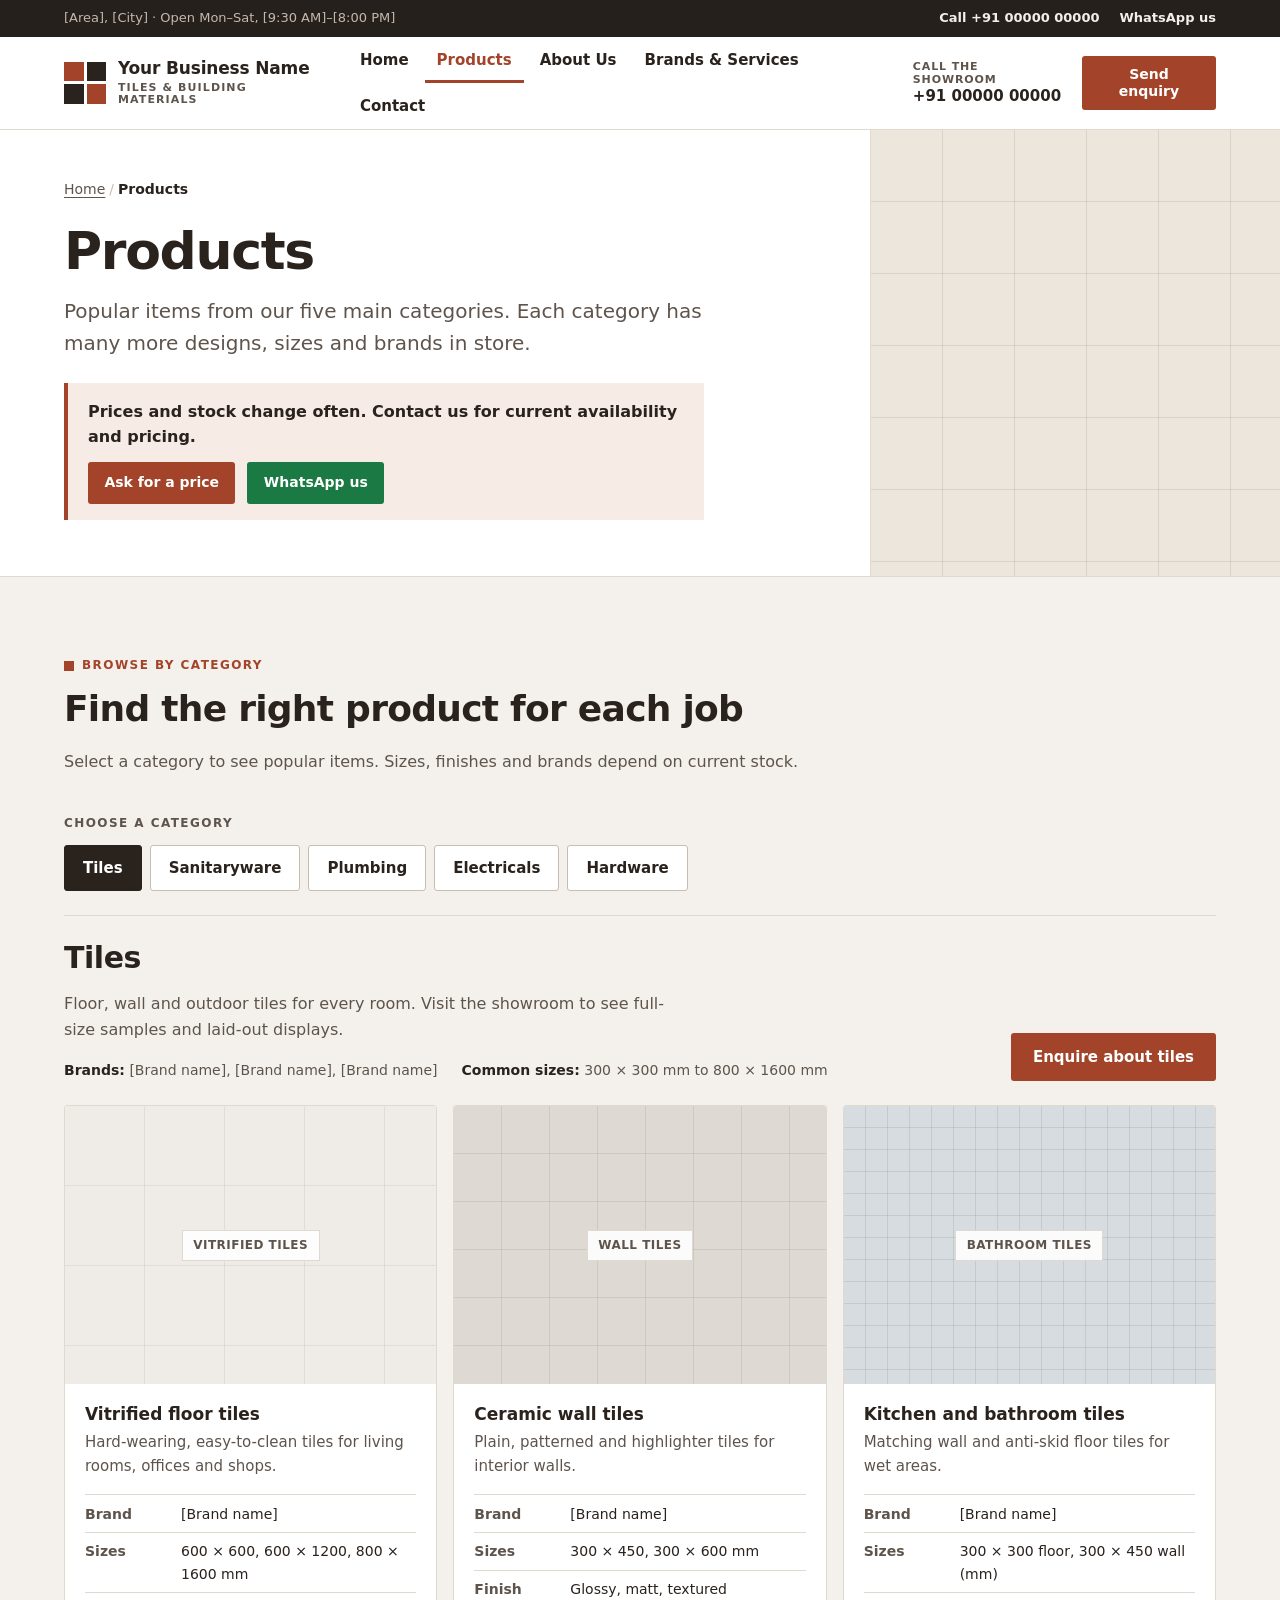
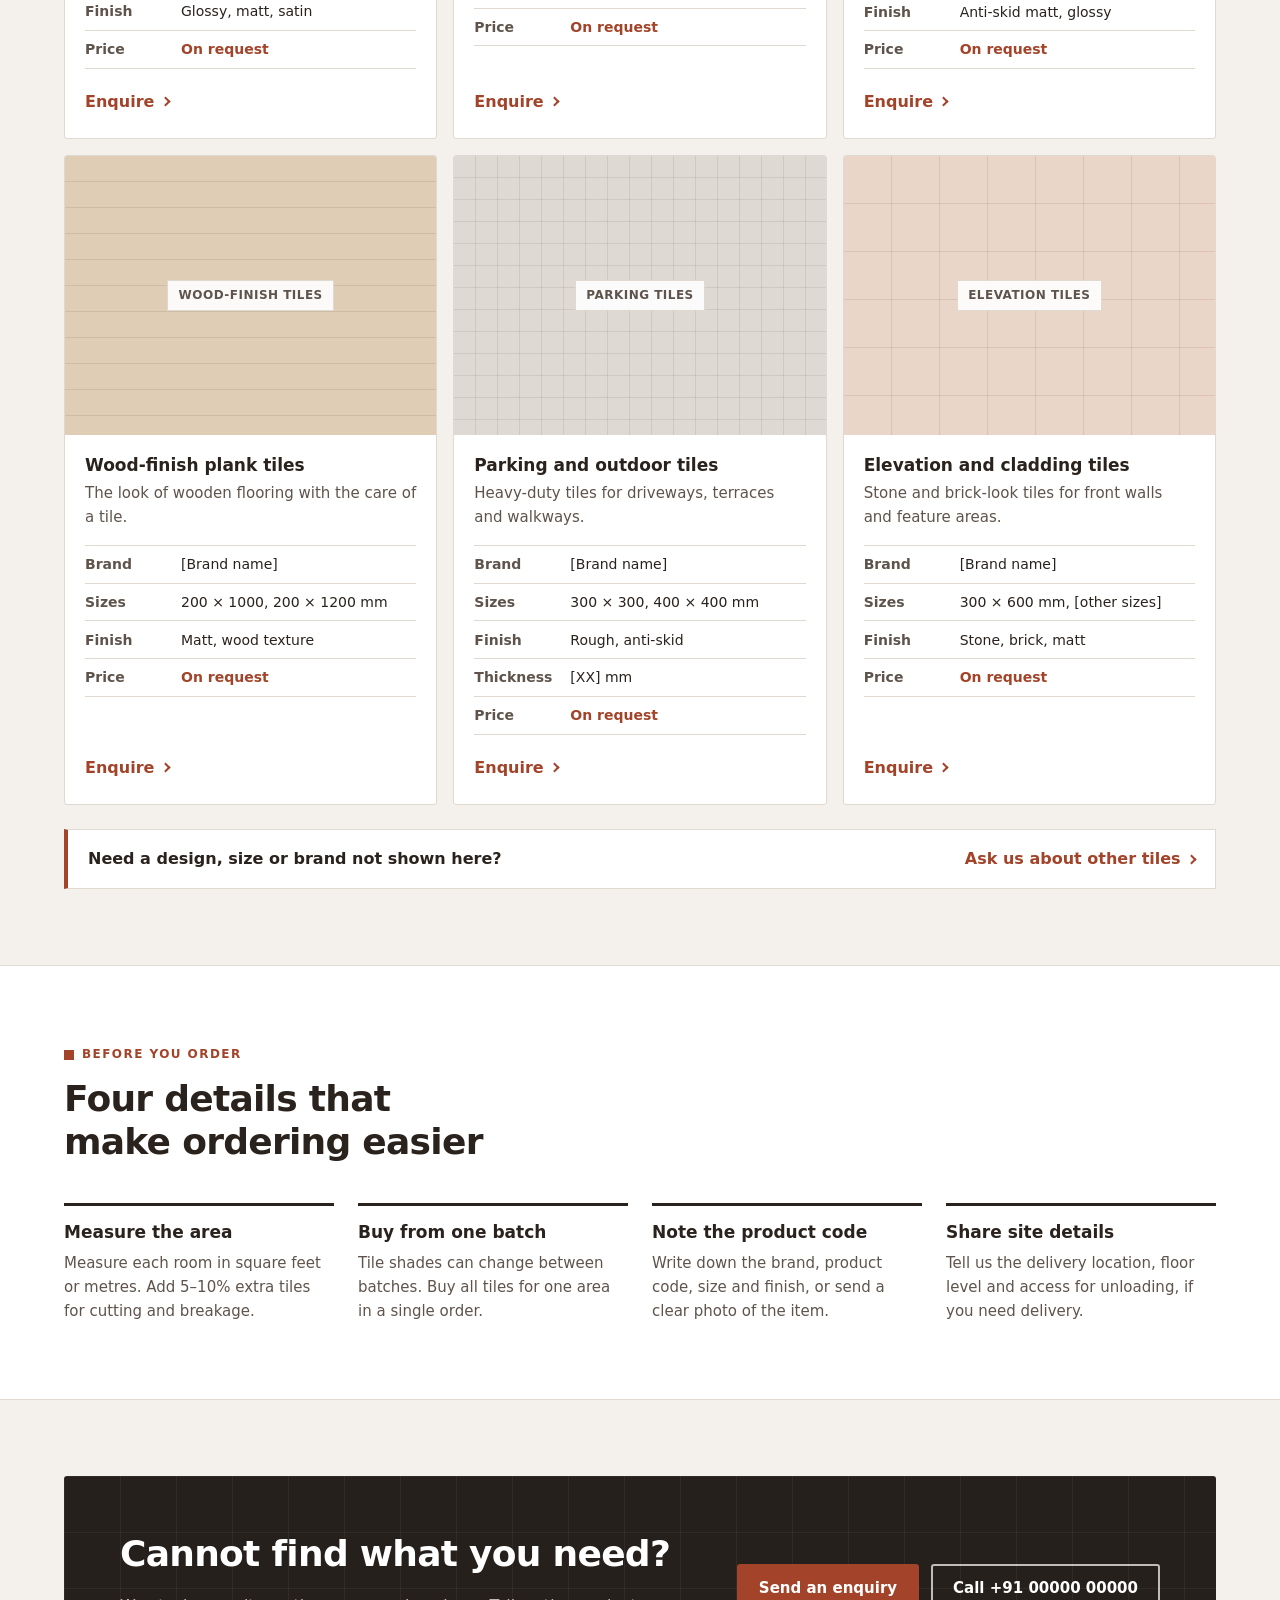
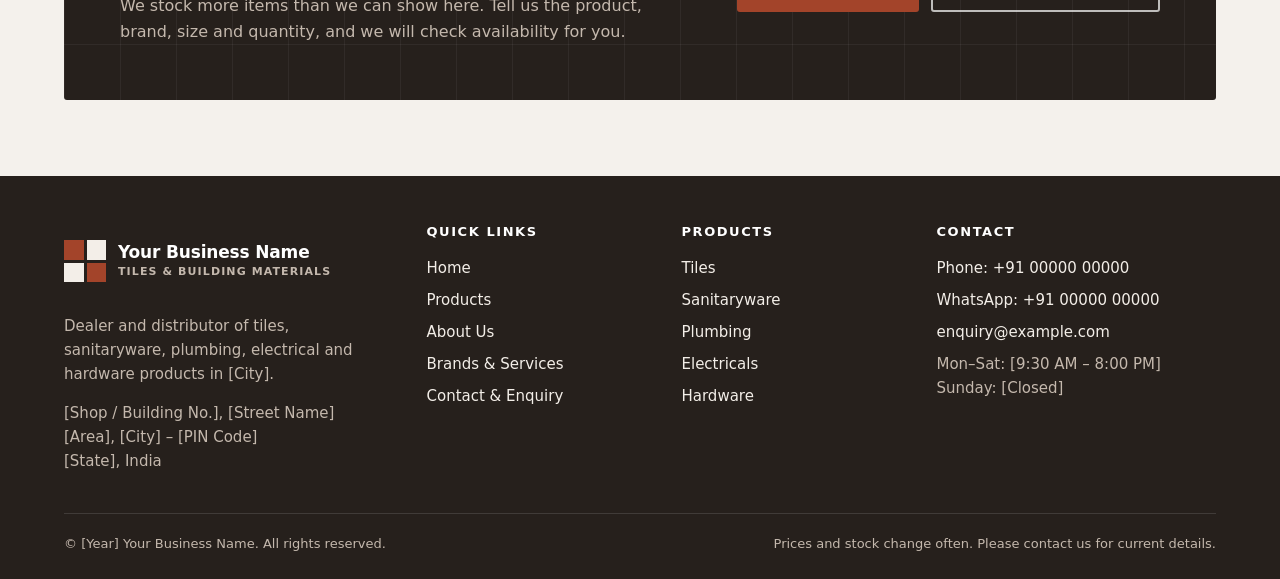
<file: products.html>
<!DOCTYPE html>
<html lang="en-IN">
<head>
  <meta charset="UTF-8">
  <meta name="viewport" content="width=device-width, initial-scale=1.0">
  <!-- INSERT BUSINESS NAME HERE: update the page title and description -->
  <title>Tiles, Sanitaryware, Plumbing, Electricals &amp; Hardware in [City] | Your Business Name</title>
  <meta name="description" content="Browse floor and wall tiles, sanitaryware, plumbing pipes and fittings, electrical supplies and hardware from Your Business Name in [City]. Contact us for current stock and prices.">
  <link rel="stylesheet" href="styles.css">
</head>
<body>

  <a class="skip-link" href="#main">Skip to main content</a>

  <!-- ===================== HEADER ===================== -->
  <header class="site-header">
    <div class="topbar on-dark">
      <div class="container topbar__inner">
        <!-- INSERT BUSINESS ADDRESS HERE (short version: area and city) and opening hours -->
        <p class="topbar__info">[Area], [City] &middot; Open Mon&ndash;Sat, [9:30 AM]&ndash;[8:00 PM]</p>
        <p class="topbar__links">
          <!-- INSERT PHONE NUMBER HERE -->
          <a href="tel:+910000000000">Call +91 00000 00000</a>
          <!-- INSERT WHATSAPP LINK HERE (format: https://wa.me/91XXXXXXXXXX) -->
          <a href="https://wa.me/910000000000">WhatsApp us</a>
        </p>
      </div>
    </div>

    <div class="container header-main">
      <a class="brand" href="index.html">
        <!-- INSERT LOGO HERE: replace the four-tile mark below with
             <img class="brand__logo" src="images/logo.png" alt="" width="42" height="42"> -->
        <span class="brand__mark" aria-hidden="true"><span></span><span></span><span></span><span></span></span>
        <span class="brand__text">
          <!-- INSERT BUSINESS NAME HERE -->
          <span class="brand__name">Your Business Name</span>
          <span class="brand__tag">Tiles &amp; Building Materials</span>
        </span>
      </a>

      <nav class="primary-nav" aria-label="Main">
        <ul>
          <li><a href="index.html">Home</a></li>
          <li><a href="products.html" aria-current="page">Products</a></li>
          <li><a href="about.html">About Us</a></li>
          <li><a href="brands-services.html">Brands &amp; Services</a></li>
          <li><a href="contact.html">Contact</a></li>
        </ul>
      </nav>

      <div class="header-actions">
        <!-- INSERT PHONE NUMBER HERE -->
        <a class="header-phone" href="tel:+910000000000"><small>Call the showroom</small>+91 00000 00000</a>
        <a class="btn btn--primary btn--sm" href="contact.html#enquiry-form">Send enquiry</a>
      </div>
    </div>
  </header>

  <main id="main">

    <!-- ===================== PAGE HERO ===================== -->
    <section class="page-hero page-hero--products" aria-labelledby="page-title">
      <div class="container">
        <div class="page-hero__content">
          <nav class="breadcrumb" aria-label="Breadcrumb">
            <ol>
              <li><a href="index.html">Home</a></li>
              <li><span aria-current="page">Products</span></li>
            </ol>
          </nav>
          <h1 id="page-title">Products</h1>
          <p class="lead">Popular items from our five main categories. Each category has many more designs, sizes and brands in store.</p>

          <div class="notice">
            <p>Prices and stock change often. Contact us for current availability and pricing.</p>
            <div class="btn-row">
              <a class="btn btn--primary btn--sm" href="contact.html#enquiry-form">Ask for a price</a>
              <!-- INSERT WHATSAPP LINK HERE -->
              <a class="btn btn--whatsapp btn--sm" href="https://wa.me/910000000000">WhatsApp us</a>
            </div>
          </div>
        </div>
      </div>
    </section>

    <!-- ===================== PRODUCT TABS ===================== -->
    <section class="section" aria-labelledby="range-title">
      <div class="container">
        <div class="section-head">
          <p class="eyebrow">Browse by category</p>
          <h2 id="range-title">Find the right product for each job</h2>
          <p class="muted">Select a category to see popular items. Sizes, finishes and brands depend on current stock.</p>
        </div>

        <!-- CSS-ONLY TABS
             - Inputs, labels and panels must stay in the same order.
             - No input is "checked" on purpose. This lets links such as
               products.html#plumbing open the matching tab. When no tab is
               picked and the link has no #category, the first tab shows.
             - To add a category: add one input, one label and one panel
               (maximum 6). -->
        <div class="tabs">
          <input class="tab-input" type="radio" name="product-category" id="tab-tiles" aria-controls="tiles">
          <input class="tab-input" type="radio" name="product-category" id="tab-sanitaryware" aria-controls="sanitaryware">
          <input class="tab-input" type="radio" name="product-category" id="tab-plumbing" aria-controls="plumbing">
          <input class="tab-input" type="radio" name="product-category" id="tab-electricals" aria-controls="electricals">
          <input class="tab-input" type="radio" name="product-category" id="tab-hardware" aria-controls="hardware">

          <div class="tab-list">
            <p class="tab-hint">Choose a category</p>
            <label class="tab-label" for="tab-tiles">Tiles</label>
            <label class="tab-label" for="tab-sanitaryware">Sanitaryware</label>
            <label class="tab-label" for="tab-plumbing">Plumbing</label>
            <label class="tab-label" for="tab-electricals">Electricals</label>
            <label class="tab-label" for="tab-hardware">Hardware</label>
          </div>

          <div class="tab-panels">

            <!-- ========== PANEL 1: TILES ========== -->
            <section class="tab-panel" id="tiles" aria-labelledby="tiles-title">
              <div class="panel-head">
                <div>
                  <h3 id="tiles-title">Tiles</h3>
                  <p class="muted">Floor, wall and outdoor tiles for every room. Visit the showroom to see full-size samples and laid-out displays.</p>
                  <!-- INSERT BRAND LOGOS HERE or brand names for this category -->
                  <ul class="panel-meta">
                    <li><strong>Brands:</strong> [Brand name], [Brand name], [Brand name]</li>
                    <li><strong>Common sizes:</strong> 300 &times; 300 mm to 800 &times; 1600 mm</li>
                  </ul>
                </div>
                <a class="btn btn--primary" href="contact.html#enquiry-form">Enquire about tiles</a>
              </div>

              <!-- PRICES: replace "On request" with a price such as "&#8377;XX per sq ft" only if you publish prices -->
              <div class="product-grid">
                <article class="card product">
                  <!-- ADD PRODUCT IMAGES HERE:
                       <img class="photo" src="images/vitrified-floor-tiles.jpg" alt="Glossy vitrified floor tiles in a living room"> -->
                  <div class="ph-img ph--marble" role="img" aria-label="Photo placeholder: glossy vitrified floor tiles"><span>Vitrified tiles</span></div>
                  <div class="card__body">
                    <h4>Vitrified floor tiles</h4>
                    <p>Hard-wearing, easy-to-clean tiles for living rooms, offices and shops.</p>
                    <dl class="specs">
                      <div><dt>Brand</dt><dd>[Brand name]</dd></div>
                      <div><dt>Sizes</dt><dd>600 &times; 600, 600 &times; 1200, 800 &times; 1600 mm</dd></div>
                      <div><dt>Finish</dt><dd>Glossy, matt, satin</dd></div>
                      <div><dt>Price</dt><dd class="price">On request</dd></div>
                    </dl>
                    <a class="link-arrow" href="contact.html#enquiry-form">Enquire<span class="visually-hidden"> about vitrified floor tiles</span></a>
                  </div>
                </article>

                <article class="card product">
                  <!-- ADD PRODUCT IMAGES HERE: ceramic wall tiles -->
                  <div class="ph-img ph--stone" role="img" aria-label="Photo placeholder: ceramic wall tiles"><span>Wall tiles</span></div>
                  <div class="card__body">
                    <h4>Ceramic wall tiles</h4>
                    <p>Plain, patterned and highlighter tiles for interior walls.</p>
                    <dl class="specs">
                      <div><dt>Brand</dt><dd>[Brand name]</dd></div>
                      <div><dt>Sizes</dt><dd>300 &times; 450, 300 &times; 600 mm</dd></div>
                      <div><dt>Finish</dt><dd>Glossy, matt, textured</dd></div>
                      <div><dt>Price</dt><dd class="price">On request</dd></div>
                    </dl>
                    <a class="link-arrow" href="contact.html#enquiry-form">Enquire<span class="visually-hidden"> about ceramic wall tiles</span></a>
                  </div>
                </article>

                <article class="card product">
                  <!-- ADD PRODUCT IMAGES HERE: kitchen and bathroom tiles -->
                  <div class="ph-img ph--slate ph--mosaic" role="img" aria-label="Photo placeholder: anti-skid bathroom floor tiles"><span>Bathroom tiles</span></div>
                  <div class="card__body">
                    <h4>Kitchen and bathroom tiles</h4>
                    <p>Matching wall and anti-skid floor tiles for wet areas.</p>
                    <dl class="specs">
                      <div><dt>Brand</dt><dd>[Brand name]</dd></div>
                      <div><dt>Sizes</dt><dd>300 &times; 300 floor, 300 &times; 450 wall (mm)</dd></div>
                      <div><dt>Finish</dt><dd>Anti-skid matt, glossy</dd></div>
                      <div><dt>Price</dt><dd class="price">On request</dd></div>
                    </dl>
                    <a class="link-arrow" href="contact.html#enquiry-form">Enquire<span class="visually-hidden"> about kitchen and bathroom tiles</span></a>
                  </div>
                </article>

                <article class="card product">
                  <!-- ADD PRODUCT IMAGES HERE: wood-finish plank tiles -->
                  <div class="ph-img ph--wood" role="img" aria-label="Photo placeholder: wood-finish plank tiles"><span>Wood-finish tiles</span></div>
                  <div class="card__body">
                    <h4>Wood-finish plank tiles</h4>
                    <p>The look of wooden flooring with the care of a tile.</p>
                    <dl class="specs">
                      <div><dt>Brand</dt><dd>[Brand name]</dd></div>
                      <div><dt>Sizes</dt><dd>200 &times; 1000, 200 &times; 1200 mm</dd></div>
                      <div><dt>Finish</dt><dd>Matt, wood texture</dd></div>
                      <div><dt>Price</dt><dd class="price">On request</dd></div>
                    </dl>
                    <a class="link-arrow" href="contact.html#enquiry-form">Enquire<span class="visually-hidden"> about wood-finish plank tiles</span></a>
                  </div>
                </article>

                <article class="card product">
                  <!-- ADD PRODUCT IMAGES HERE: parking and outdoor tiles -->
                  <div class="ph-img ph--stone ph--mosaic" role="img" aria-label="Photo placeholder: heavy-duty parking tiles"><span>Parking tiles</span></div>
                  <div class="card__body">
                    <h4>Parking and outdoor tiles</h4>
                    <p>Heavy-duty tiles for driveways, terraces and walkways.</p>
                    <dl class="specs">
                      <div><dt>Brand</dt><dd>[Brand name]</dd></div>
                      <div><dt>Sizes</dt><dd>300 &times; 300, 400 &times; 400 mm</dd></div>
                      <div><dt>Finish</dt><dd>Rough, anti-skid</dd></div>
                      <div><dt>Thickness</dt><dd>[XX] mm</dd></div>
                      <div><dt>Price</dt><dd class="price">On request</dd></div>
                    </dl>
                    <a class="link-arrow" href="contact.html#enquiry-form">Enquire<span class="visually-hidden"> about parking and outdoor tiles</span></a>
                  </div>
                </article>

                <article class="card product">
                  <!-- ADD PRODUCT IMAGES HERE: elevation tiles -->
                  <div class="ph-img ph--clay" role="img" aria-label="Photo placeholder: stone-look elevation tiles on an outside wall"><span>Elevation tiles</span></div>
                  <div class="card__body">
                    <h4>Elevation and cladding tiles</h4>
                    <p>Stone and brick-look tiles for front walls and feature areas.</p>
                    <dl class="specs">
                      <div><dt>Brand</dt><dd>[Brand name]</dd></div>
                      <div><dt>Sizes</dt><dd>300 &times; 600 mm, [other sizes]</dd></div>
                      <div><dt>Finish</dt><dd>Stone, brick, matt</dd></div>
                      <div><dt>Price</dt><dd class="price">On request</dd></div>
                    </dl>
                    <a class="link-arrow" href="contact.html#enquiry-form">Enquire<span class="visually-hidden"> about elevation and cladding tiles</span></a>
                  </div>
                </article>
              </div>

              <div class="panel-foot">
                <p>Need a design, size or brand not shown here?</p>
                <a class="link-arrow" href="contact.html#enquiry-form">Ask us about other tiles</a>
              </div>
            </section>

            <!-- ========== PANEL 2: SANITARYWARE ========== -->
            <section class="tab-panel" id="sanitaryware" aria-labelledby="sanitaryware-title">
              <div class="panel-head">
                <div>
                  <h3 id="sanitaryware-title">Sanitaryware</h3>
                  <p class="muted">Toilets, basins, faucets and bath fittings for new bathrooms and replacements.</p>
                  <!-- INSERT BRAND LOGOS HERE or brand names for this category -->
                  <ul class="panel-meta">
                    <li><strong>Brands:</strong> [Brand name], [Brand name], [Brand name]</li>
                    <li><strong>Colours:</strong> White, ivory, [other colours]</li>
                  </ul>
                </div>
                <a class="btn btn--primary" href="contact.html#enquiry-form">Enquire about sanitaryware</a>
              </div>

              <div class="product-grid">
                <article class="card product">
                  <!-- ADD PRODUCT IMAGES HERE: toilets -->
                  <div class="ph-img ph--slate" role="img" aria-label="Photo placeholder: wall-hung toilet"><span>Toilets</span></div>
                  <div class="card__body">
                    <h4>Toilets (WC)</h4>
                    <p>Floor-mounted and wall-hung western toilets, and Indian-style pans.</p>
                    <dl class="specs">
                      <div><dt>Brand</dt><dd>[Brand name]</dd></div>
                      <div><dt>Types</dt><dd>One-piece, two-piece, wall-hung</dd></div>
                      <div><dt>Outlet</dt><dd>S-trap, P-trap</dd></div>
                      <div><dt>Price</dt><dd class="price">On request</dd></div>
                    </dl>
                    <a class="link-arrow" href="contact.html#enquiry-form">Enquire<span class="visually-hidden"> about toilets</span></a>
                  </div>
                </article>

                <article class="card product">
                  <!-- ADD PRODUCT IMAGES HERE: wash basins -->
                  <div class="ph-img ph--marble" role="img" aria-label="Photo placeholder: table-top wash basin"><span>Wash basins</span></div>
                  <div class="card__body">
                    <h4>Wash basins</h4>
                    <p>Table-top, wall-mounted and pedestal basins for bathrooms and dining areas.</p>
                    <dl class="specs">
                      <div><dt>Brand</dt><dd>[Brand name]</dd></div>
                      <div><dt>Types</dt><dd>Table-top, wall-hung, pedestal</dd></div>
                      <div><dt>Sizes</dt><dd>[Width &times; depth in mm]</dd></div>
                      <div><dt>Price</dt><dd class="price">On request</dd></div>
                    </dl>
                    <a class="link-arrow" href="contact.html#enquiry-form">Enquire<span class="visually-hidden"> about wash basins</span></a>
                  </div>
                </article>

                <article class="card product">
                  <!-- ADD PRODUCT IMAGES HERE: faucets and mixers -->
                  <div class="ph-img ph--stone" role="img" aria-label="Photo placeholder: chrome basin mixer"><span>Faucets</span></div>
                  <div class="card__body">
                    <h4>Faucets and mixers</h4>
                    <p>Pillar taps, basin mixers, sink mixers and wall mixers.</p>
                    <dl class="specs">
                      <div><dt>Brand</dt><dd>[Brand name]</dd></div>
                      <div><dt>Finish</dt><dd>Chrome, matt black, [others]</dd></div>
                      <div><dt>Material</dt><dd>Brass, [other material]</dd></div>
                      <div><dt>Price</dt><dd class="price">On request</dd></div>
                    </dl>
                    <a class="link-arrow" href="contact.html#enquiry-form">Enquire<span class="visually-hidden"> about faucets and mixers</span></a>
                  </div>
                </article>

                <article class="card product">
                  <!-- ADD PRODUCT IMAGES HERE: showers -->
                  <div class="ph-img ph--slate ph--mosaic" role="img" aria-label="Photo placeholder: overhead shower and diverter"><span>Showers</span></div>
                  <div class="card__body">
                    <h4>Showers and bath fittings</h4>
                    <p>Overhead showers, hand showers, diverters and health faucets.</p>
                    <dl class="specs">
                      <div><dt>Brand</dt><dd>[Brand name]</dd></div>
                      <div><dt>Sizes</dt><dd>Overhead [100&ndash;300] mm</dd></div>
                      <div><dt>Finish</dt><dd>Chrome, [others]</dd></div>
                      <div><dt>Price</dt><dd class="price">On request</dd></div>
                    </dl>
                    <a class="link-arrow" href="contact.html#enquiry-form">Enquire<span class="visually-hidden"> about showers and bath fittings</span></a>
                  </div>
                </article>

                <article class="card product">
                  <!-- ADD PRODUCT IMAGES HERE: bathroom accessories -->
                  <div class="ph-img ph--marble" role="img" aria-label="Photo placeholder: towel rod and bathroom shelf"><span>Accessories</span></div>
                  <div class="card__body">
                    <h4>Bathroom accessories</h4>
                    <p>Towel rods, shelves, soap dishes, mirrors and robe hooks.</p>
                    <dl class="specs">
                      <div><dt>Brand</dt><dd>[Brand name]</dd></div>
                      <div><dt>Material</dt><dd>Stainless steel, brass, glass</dd></div>
                      <div><dt>Finish</dt><dd>Chrome, matt, [others]</dd></div>
                      <div><dt>Price</dt><dd class="price">On request</dd></div>
                    </dl>
                    <a class="link-arrow" href="contact.html#enquiry-form">Enquire<span class="visually-hidden"> about bathroom accessories</span></a>
                  </div>
                </article>
              </div>

              <div class="panel-foot">
                <p>Planning a full bathroom? Share your layout and we can suggest matching products.</p>
                <a class="link-arrow" href="contact.html#enquiry-form">Send bathroom details</a>
              </div>
            </section>

            <!-- ========== PANEL 3: PLUMBING ========== -->
            <section class="tab-panel" id="plumbing" aria-labelledby="plumbing-title">
              <div class="panel-head">
                <div>
                  <h3 id="plumbing-title">Plumbing</h3>
                  <p class="muted">Pipes, fittings, valves and tanks for water supply and drainage.</p>
                  <!-- INSERT BRAND LOGOS HERE or brand names for this category -->
                  <ul class="panel-meta">
                    <li><strong>Brands:</strong> [Brand name], [Brand name], [Brand name]</li>
                    <li><strong>Sizes:</strong> &frac12; inch to 4 inch, [others]</li>
                  </ul>
                </div>
                <a class="btn btn--primary" href="contact.html#enquiry-form">Enquire about plumbing</a>
              </div>

              <div class="product-grid">
                <article class="card product">
                  <!-- ADD PRODUCT IMAGES HERE: CPVC pipes -->
                  <div class="ph-img ph--clay" role="img" aria-label="Photo placeholder: CPVC pipes and elbows"><span>CPVC pipes</span></div>
                  <div class="card__body">
                    <h4>CPVC pipes and fittings</h4>
                    <p>For hot and cold water lines in homes and buildings.</p>
                    <dl class="specs">
                      <div><dt>Brand</dt><dd>[Brand name]</dd></div>
                      <div><dt>Sizes</dt><dd>&frac12; in to 2 in</dd></div>
                      <div><dt>Rating</dt><dd>SDR [11 / 13.5]</dd></div>
                      <div><dt>Price</dt><dd class="price">On request</dd></div>
                    </dl>
                    <a class="link-arrow" href="contact.html#enquiry-form">Enquire<span class="visually-hidden"> about CPVC pipes and fittings</span></a>
                  </div>
                </article>

                <article class="card product">
                  <!-- ADD PRODUCT IMAGES HERE: uPVC pipes -->
                  <div class="ph-img ph--stone" role="img" aria-label="Photo placeholder: uPVC pipes"><span>uPVC pipes</span></div>
                  <div class="card__body">
                    <h4>uPVC pipes and fittings</h4>
                    <p>For cold water supply, overhead tank lines and garden lines.</p>
                    <dl class="specs">
                      <div><dt>Brand</dt><dd>[Brand name]</dd></div>
                      <div><dt>Sizes</dt><dd>&frac12; in to 4 in</dd></div>
                      <div><dt>Schedule</dt><dd>[SCH 40 / SCH 80]</dd></div>
                      <div><dt>Price</dt><dd class="price">On request</dd></div>
                    </dl>
                    <a class="link-arrow" href="contact.html#enquiry-form">Enquire<span class="visually-hidden"> about uPVC pipes and fittings</span></a>
                  </div>
                </article>

                <article class="card product">
                  <!-- ADD PRODUCT IMAGES HERE: SWR drainage pipes -->
                  <div class="ph-img ph--slate" role="img" aria-label="Photo placeholder: SWR drainage pipes"><span>Drainage pipes</span></div>
                  <div class="card__body">
                    <h4>SWR drainage pipes</h4>
                    <p>Soil, waste and rainwater pipes with bends, tees and traps.</p>
                    <dl class="specs">
                      <div><dt>Brand</dt><dd>[Brand name]</dd></div>
                      <div><dt>Sizes</dt><dd>75, 110, [other] mm</dd></div>
                      <div><dt>Type</dt><dd>[Type A / Type B]</dd></div>
                      <div><dt>Price</dt><dd class="price">On request</dd></div>
                    </dl>
                    <a class="link-arrow" href="contact.html#enquiry-form">Enquire<span class="visually-hidden"> about SWR drainage pipes</span></a>
                  </div>
                </article>

                <article class="card product">
                  <!-- ADD PRODUCT IMAGES HERE: valves -->
                  <div class="ph-img ph--stone ph--mosaic" role="img" aria-label="Photo placeholder: brass ball valves"><span>Valves</span></div>
                  <div class="card__body">
                    <h4>Valves and cocks</h4>
                    <p>Ball valves, gate valves, bib cocks and angle cocks.</p>
                    <dl class="specs">
                      <div><dt>Brand</dt><dd>[Brand name]</dd></div>
                      <div><dt>Sizes</dt><dd>&frac12; in to 2 in</dd></div>
                      <div><dt>Material</dt><dd>Brass, PVC, CPVC</dd></div>
                      <div><dt>Price</dt><dd class="price">On request</dd></div>
                    </dl>
                    <a class="link-arrow" href="contact.html#enquiry-form">Enquire<span class="visually-hidden"> about valves and cocks</span></a>
                  </div>
                </article>

                <article class="card product">
                  <!-- ADD PRODUCT IMAGES HERE: water tanks -->
                  <div class="ph-img ph--marble" role="img" aria-label="Photo placeholder: overhead water storage tank"><span>Water tanks</span></div>
                  <div class="card__body">
                    <h4>Water storage tanks</h4>
                    <p>Overhead and underground tanks for homes and buildings.</p>
                    <dl class="specs">
                      <div><dt>Brand</dt><dd>[Brand name]</dd></div>
                      <div><dt>Capacity</dt><dd>[500] to [5,000] litres</dd></div>
                      <div><dt>Layers</dt><dd>[3-layer / 4-layer]</dd></div>
                      <div><dt>Price</dt><dd class="price">On request</dd></div>
                    </dl>
                    <a class="link-arrow" href="contact.html#enquiry-form">Enquire<span class="visually-hidden"> about water storage tanks</span></a>
                  </div>
                </article>
              </div>

              <div class="panel-foot">
                <p>Plumbers and contractors: send your material list for a combined quote.</p>
                <a class="link-arrow" href="contact.html#enquiry-form">Send a plumbing material list</a>
              </div>
            </section>

            <!-- ========== PANEL 4: ELECTRICALS ========== -->
            <section class="tab-panel" id="electricals" aria-labelledby="electricals-title">
              <div class="panel-head">
                <div>
                  <h3 id="electricals-title">Electricals</h3>
                  <p class="muted">Wiring, switches, protection devices, lights and fans for homes and shops.</p>
                  <!-- INSERT BRAND LOGOS HERE or brand names for this category -->
                  <ul class="panel-meta">
                    <li><strong>Brands:</strong> [Brand name], [Brand name], [Brand name]</li>
                    <li><strong>Standards:</strong> [ISI marked where applicable]</li>
                  </ul>
                </div>
                <a class="btn btn--primary" href="contact.html#enquiry-form">Enquire about electricals</a>
              </div>

              <div class="product-grid">
                <article class="card product">
                  <!-- ADD PRODUCT IMAGES HERE: wires and cables -->
                  <div class="ph-img ph--clay" role="img" aria-label="Photo placeholder: coils of house wire"><span>Wires</span></div>
                  <div class="card__body">
                    <h4>House wires and cables</h4>
                    <p>PVC-insulated copper wires for lighting and power circuits.</p>
                    <dl class="specs">
                      <div><dt>Brand</dt><dd>[Brand name]</dd></div>
                      <div><dt>Sizes</dt><dd>0.75 to 6 sq mm</dd></div>
                      <div><dt>Type</dt><dd>[FR / FRLS], 90 m coils</dd></div>
                      <div><dt>Price</dt><dd class="price">On request</dd></div>
                    </dl>
                    <a class="link-arrow" href="contact.html#enquiry-form">Enquire<span class="visually-hidden"> about house wires and cables</span></a>
                  </div>
                </article>

                <article class="card product">
                  <!-- ADD PRODUCT IMAGES HERE: modular switches -->
                  <div class="ph-img ph--marble" role="img" aria-label="Photo placeholder: white modular switch plate"><span>Switches</span></div>
                  <div class="card__body">
                    <h4>Modular switches and sockets</h4>
                    <p>Switches, sockets, regulators and cover plates.</p>
                    <dl class="specs">
                      <div><dt>Brand</dt><dd>[Brand name]</dd></div>
                      <div><dt>Ratings</dt><dd>6 A, 16 A</dd></div>
                      <div><dt>Finish</dt><dd>White, [other colours]</dd></div>
                      <div><dt>Price</dt><dd class="price">On request</dd></div>
                    </dl>
                    <a class="link-arrow" href="contact.html#enquiry-form">Enquire<span class="visually-hidden"> about modular switches and sockets</span></a>
                  </div>
                </article>

                <article class="card product">
                  <!-- ADD PRODUCT IMAGES HERE: MCBs and distribution boards -->
                  <div class="ph-img ph--stone" role="img" aria-label="Photo placeholder: MCBs in a distribution board"><span>MCBs</span></div>
                  <div class="card__body">
                    <h4>MCBs and distribution boards</h4>
                    <p>Circuit protection for homes, shops and small offices.</p>
                    <dl class="specs">
                      <div><dt>Brand</dt><dd>[Brand name]</dd></div>
                      <div><dt>Ratings</dt><dd>6 A to 63 A, SP / DP</dd></div>
                      <div><dt>Boards</dt><dd>[4] to [16] way</dd></div>
                      <div><dt>Price</dt><dd class="price">On request</dd></div>
                    </dl>
                    <a class="link-arrow" href="contact.html#enquiry-form">Enquire<span class="visually-hidden"> about MCBs and distribution boards</span></a>
                  </div>
                </article>

                <article class="card product">
                  <!-- ADD PRODUCT IMAGES HERE: LED lighting -->
                  <div class="ph-img ph--marble ph--mosaic" role="img" aria-label="Photo placeholder: LED panel and downlights"><span>LED lighting</span></div>
                  <div class="card__body">
                    <h4>LED lighting</h4>
                    <p>Bulbs, battens, panel lights, downlights and outdoor lights.</p>
                    <dl class="specs">
                      <div><dt>Brand</dt><dd>[Brand name]</dd></div>
                      <div><dt>Wattage</dt><dd>[5] W to [40] W</dd></div>
                      <div><dt>Colour</dt><dd>Cool white, warm white</dd></div>
                      <div><dt>Price</dt><dd class="price">On request</dd></div>
                    </dl>
                    <a class="link-arrow" href="contact.html#enquiry-form">Enquire<span class="visually-hidden"> about LED lighting</span></a>
                  </div>
                </article>

                <article class="card product">
                  <!-- ADD PRODUCT IMAGES HERE: fans -->
                  <div class="ph-img ph--slate" role="img" aria-label="Photo placeholder: ceiling fan"><span>Fans</span></div>
                  <div class="card__body">
                    <h4>Ceiling and exhaust fans</h4>
                    <p>Ceiling, wall and exhaust fans for homes and kitchens.</p>
                    <dl class="specs">
                      <div><dt>Brand</dt><dd>[Brand name]</dd></div>
                      <div><dt>Sizes</dt><dd>900, 1200 mm sweep</dd></div>
                      <div><dt>Type</dt><dd>[Standard / BLDC]</dd></div>
                      <div><dt>Price</dt><dd class="price">On request</dd></div>
                    </dl>
                    <a class="link-arrow" href="contact.html#enquiry-form">Enquire<span class="visually-hidden"> about ceiling and exhaust fans</span></a>
                  </div>
                </article>
              </div>

              <div class="panel-foot">
                <p>Electricians: share your wiring list and we will check stock for every item.</p>
                <a class="link-arrow" href="contact.html#enquiry-form">Send an electrical material list</a>
              </div>
            </section>

            <!-- ========== PANEL 5: HARDWARE ========== -->
            <section class="tab-panel" id="hardware" aria-labelledby="hardware-title">
              <div class="panel-head">
                <div>
                  <h3 id="hardware-title">Hardware</h3>
                  <p class="muted">Door and window fittings, tools, fasteners and site materials.</p>
                  <!-- INSERT BRAND LOGOS HERE or brand names for this category -->
                  <ul class="panel-meta">
                    <li><strong>Brands:</strong> [Brand name], [Brand name], [Brand name]</li>
                    <li><strong>Materials:</strong> Stainless steel, brass, mild steel</li>
                  </ul>
                </div>
                <a class="btn btn--primary" href="contact.html#enquiry-form">Enquire about hardware</a>
              </div>

              <div class="product-grid">
                <article class="card product">
                  <!-- ADD PRODUCT IMAGES HERE: door locks and handles -->
                  <div class="ph-img ph--clay" role="img" aria-label="Photo placeholder: mortise door lock and handle"><span>Locks</span></div>
                  <div class="card__body">
                    <h4>Door locks and handles</h4>
                    <p>Mortise locks, cylinder locks, padlocks and pull handles.</p>
                    <dl class="specs">
                      <div><dt>Brand</dt><dd>[Brand name]</dd></div>
                      <div><dt>Finish</dt><dd>Stainless steel, brass, antique</dd></div>
                      <div><dt>Sizes</dt><dd>[Size range]</dd></div>
                      <div><dt>Price</dt><dd class="price">On request</dd></div>
                    </dl>
                    <a class="link-arrow" href="contact.html#enquiry-form">Enquire<span class="visually-hidden"> about door locks and handles</span></a>
                  </div>
                </article>

                <article class="card product">
                  <!-- ADD PRODUCT IMAGES HERE: hinges and bolts -->
                  <div class="ph-img ph--stone" role="img" aria-label="Photo placeholder: steel hinges and tower bolts"><span>Hinges</span></div>
                  <div class="card__body">
                    <h4>Hinges, tower bolts and stoppers</h4>
                    <p>Fittings for wooden and steel doors, windows and cabinets.</p>
                    <dl class="specs">
                      <div><dt>Brand</dt><dd>[Brand name]</dd></div>
                      <div><dt>Sizes</dt><dd>3 in to 6 in</dd></div>
                      <div><dt>Material</dt><dd>Stainless steel, mild steel</dd></div>
                      <div><dt>Price</dt><dd class="price">On request</dd></div>
                    </dl>
                    <a class="link-arrow" href="contact.html#enquiry-form">Enquire<span class="visually-hidden"> about hinges, tower bolts and stoppers</span></a>
                  </div>
                </article>

                <article class="card product">
                  <!-- ADD PRODUCT IMAGES HERE: tools -->
                  <div class="ph-img ph--slate" role="img" aria-label="Photo placeholder: hand tools and a power drill"><span>Tools</span></div>
                  <div class="card__body">
                    <h4>Hand and power tools</h4>
                    <p>Hammers, spanners, tile cutters, drills and accessories.</p>
                    <dl class="specs">
                      <div><dt>Brand</dt><dd>[Brand name]</dd></div>
                      <div><dt>Types</dt><dd>Hand tools, power tools, bits</dd></div>
                      <div><dt>Warranty</dt><dd>[As per manufacturer]</dd></div>
                      <div><dt>Price</dt><dd class="price">On request</dd></div>
                    </dl>
                    <a class="link-arrow" href="contact.html#enquiry-form">Enquire<span class="visually-hidden"> about hand and power tools</span></a>
                  </div>
                </article>

                <article class="card product">
                  <!-- ADD PRODUCT IMAGES HERE: fasteners -->
                  <div class="ph-img ph--stone ph--mosaic" role="img" aria-label="Photo placeholder: screws, bolts and wall plugs"><span>Fasteners</span></div>
                  <div class="card__body">
                    <h4>Fasteners and anchors</h4>
                    <p>Screws, nuts, bolts, wall plugs and anchor fasteners.</p>
                    <dl class="specs">
                      <div><dt>Brand</dt><dd>[Brand name]</dd></div>
                      <div><dt>Sizes</dt><dd>[Size range]</dd></div>
                      <div><dt>Packing</dt><dd>Loose, boxes of [XX]</dd></div>
                      <div><dt>Price</dt><dd class="price">On request</dd></div>
                    </dl>
                    <a class="link-arrow" href="contact.html#enquiry-form">Enquire<span class="visually-hidden"> about fasteners and anchors</span></a>
                  </div>
                </article>

                <article class="card product">
                  <!-- ADD PRODUCT IMAGES HERE: construction hardware -->
                  <div class="ph-img ph--clay ph--mosaic" role="img" aria-label="Photo placeholder: binding wire and nails"><span>Site hardware</span></div>
                  <div class="card__body">
                    <h4>Construction hardware</h4>
                    <p>Binding wire, nails, chicken mesh and other site materials.</p>
                    <dl class="specs">
                      <div><dt>Brand</dt><dd>[Brand name]</dd></div>
                      <div><dt>Units</dt><dd>By kg, roll or box</dd></div>
                      <div><dt>Gauge</dt><dd>[Gauge range]</dd></div>
                      <div><dt>Price</dt><dd class="price">On request</dd></div>
                    </dl>
                    <a class="link-arrow" href="contact.html#enquiry-form">Enquire<span class="visually-hidden"> about construction hardware</span></a>
                  </div>
                </article>

                <article class="card product">
                  <!-- ADD PRODUCT IMAGES HERE: adhesives and grout -->
                  <div class="ph-img ph--marble" role="img" aria-label="Photo placeholder: bags of tile adhesive and grout"><span>Adhesives</span></div>
                  <div class="card__body">
                    <h4>Tile adhesive, grout and sealants</h4>
                    <p>Cement-based adhesive, epoxy grout and silicone sealants.</p>
                    <dl class="specs">
                      <div><dt>Brand</dt><dd>[Brand name]</dd></div>
                      <div><dt>Packing</dt><dd>[20 kg] bags, [1 kg] packs</dd></div>
                      <div><dt>Colours</dt><dd>Grout in [XX] shades</dd></div>
                      <div><dt>Price</dt><dd class="price">On request</dd></div>
                    </dl>
                    <a class="link-arrow" href="contact.html#enquiry-form">Enquire<span class="visually-hidden"> about tile adhesive, grout and sealants</span></a>
                  </div>
                </article>
              </div>

              <div class="panel-foot">
                <p>Looking for a specific fitting? Send a photo of the item on WhatsApp.</p>
                <!-- INSERT WHATSAPP LINK HERE -->
                <a class="link-arrow" href="https://wa.me/910000000000">Send a photo on WhatsApp</a>
              </div>
            </section>

          </div>
        </div>
      </div>
    </section>

    <!-- ===================== BUYING TIPS ===================== -->
    <section class="section section--surface" aria-labelledby="tips-title">
      <div class="container">
        <div class="section-head">
          <p class="eyebrow">Before you order</p>
          <h2 id="tips-title">Four details that make ordering easier</h2>
        </div>

        <div class="grid grid--4">
          <div class="tip">
            <h3>Measure the area</h3>
            <p>Measure each room in square feet or metres. Add 5&ndash;10% extra tiles for cutting and breakage.</p>
          </div>
          <div class="tip">
            <h3>Buy from one batch</h3>
            <p>Tile shades can change between batches. Buy all tiles for one area in a single order.</p>
          </div>
          <div class="tip">
            <h3>Note the product code</h3>
            <p>Write down the brand, product code, size and finish, or send a clear photo of the item.</p>
          </div>
          <div class="tip">
            <h3>Share site details</h3>
            <p>Tell us the delivery location, floor level and access for unloading, if you need delivery.</p>
          </div>
        </div>
      </div>
    </section>

    <!-- ===================== ENQUIRY CTA ===================== -->
    <section class="section" aria-labelledby="cta-title">
      <div class="container">
        <div class="cta-band on-dark">
          <div>
            <h2 id="cta-title">Cannot find what you need?</h2>
            <p>We stock more items than we can show here. Tell us the product, brand, size and quantity, and we will check availability for you.</p>
          </div>
          <div class="btn-row">
            <a class="btn btn--primary" href="contact.html#enquiry-form">Send an enquiry</a>
            <!-- INSERT PHONE NUMBER HERE -->
            <a class="btn btn--outline-light" href="tel:+910000000000">Call +91 00000 00000</a>
          </div>
        </div>
      </div>
    </section>

  </main>

  <!-- ===================== FOOTER ===================== -->
  <footer class="site-footer on-dark">
    <div class="container">
      <div class="footer-grid">
        <div>
          <a class="brand" href="index.html">
            <!-- INSERT LOGO HERE (light version for dark background) -->
            <span class="brand__mark" aria-hidden="true"><span></span><span></span><span></span><span></span></span>
            <span class="brand__text">
              <!-- INSERT BUSINESS NAME HERE -->
              <span class="brand__name">Your Business Name</span>
              <span class="brand__tag">Tiles &amp; Building Materials</span>
            </span>
          </a>
          <p>Dealer and distributor of tiles, sanitaryware, plumbing, electrical and hardware products in [City].</p>
          <!-- INSERT BUSINESS ADDRESS HERE -->
          <address>
            [Shop / Building No.], [Street Name]<br>
            [Area], [City] &ndash; [PIN Code]<br>
            [State], India
          </address>
        </div>

        <nav aria-labelledby="footer-pages-title">
          <h2 class="footer-title" id="footer-pages-title">Quick links</h2>
          <ul class="footer-links">
            <li><a href="index.html">Home</a></li>
            <li><a href="products.html">Products</a></li>
            <li><a href="about.html">About Us</a></li>
            <li><a href="brands-services.html">Brands &amp; Services</a></li>
            <li><a href="contact.html">Contact &amp; Enquiry</a></li>
          </ul>
        </nav>

        <nav aria-labelledby="footer-products-title">
          <h2 class="footer-title" id="footer-products-title">Products</h2>
          <ul class="footer-links">
            <li><a href="products.html#tiles">Tiles</a></li>
            <li><a href="products.html#sanitaryware">Sanitaryware</a></li>
            <li><a href="products.html#plumbing">Plumbing</a></li>
            <li><a href="products.html#electricals">Electricals</a></li>
            <li><a href="products.html#hardware">Hardware</a></li>
          </ul>
        </nav>

        <div>
          <h2 class="footer-title">Contact</h2>
          <ul class="footer-links">
            <!-- INSERT PHONE NUMBER HERE -->
            <li><a href="tel:+910000000000">Phone: +91 00000 00000</a></li>
            <!-- INSERT WHATSAPP LINK HERE -->
            <li><a href="https://wa.me/910000000000">WhatsApp: +91 00000 00000</a></li>
            <!-- INSERT EMAIL HERE -->
            <li><a href="mailto:enquiry@example.com">enquiry@example.com</a></li>
            <li>Mon&ndash;Sat: [9:30 AM &ndash; 8:00 PM]<br>Sunday: [Closed]</li>
          </ul>
        </div>
      </div>

      <div class="footer-bottom">
        <p>&copy; [Year] Your Business Name. All rights reserved.</p>
        <p>Prices and stock change often. Please contact us for current details.</p>
      </div>
    </div>
  </footer>

  <!-- Quick-contact bar: shows only on phones and small tablets -->
  <nav class="quick-actions on-dark" aria-label="Quick contact">
    <ul>
      <!-- INSERT PHONE NUMBER HERE -->
      <li><a href="tel:+910000000000">Call us</a></li>
      <!-- INSERT WHATSAPP LINK HERE -->
      <li><a href="https://wa.me/910000000000">WhatsApp</a></li>
      <li><a href="contact.html#enquiry-form">Send enquiry</a></li>
    </ul>
  </nav>

</body>
</html>
</file>
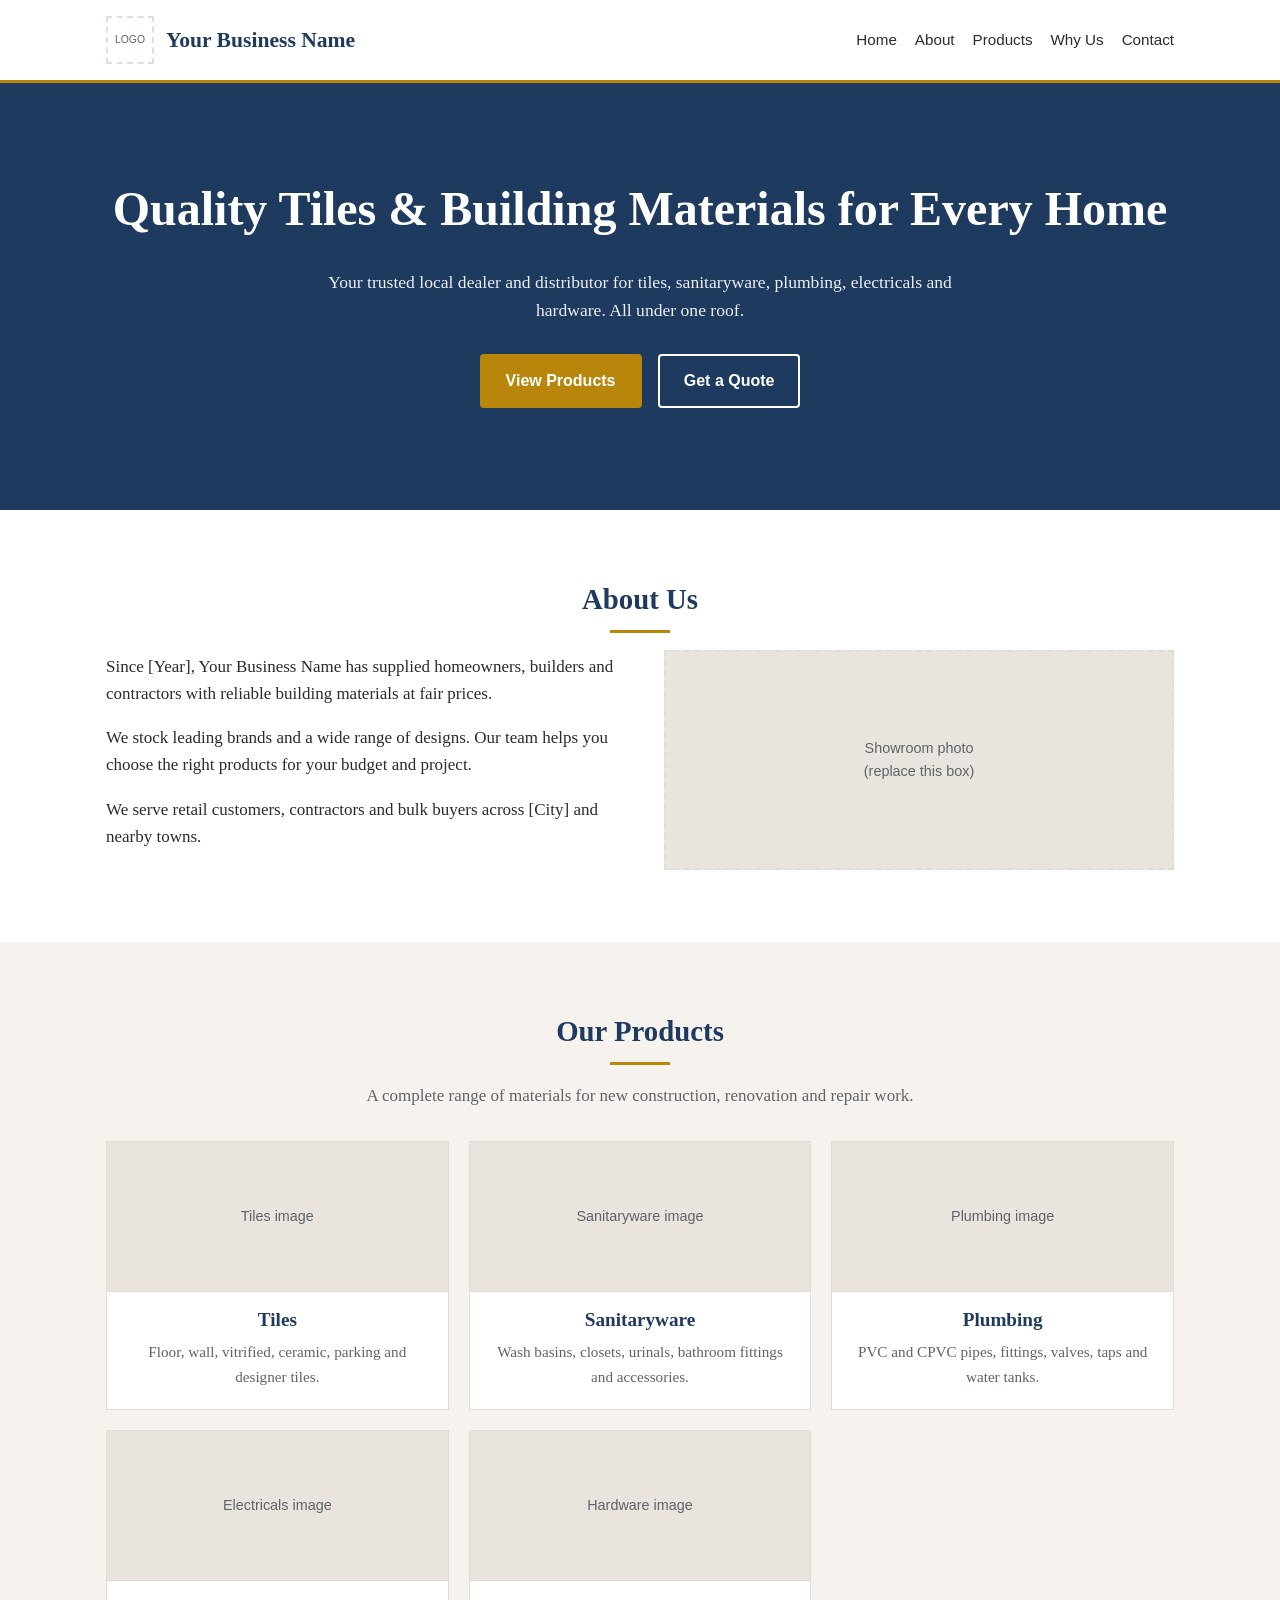
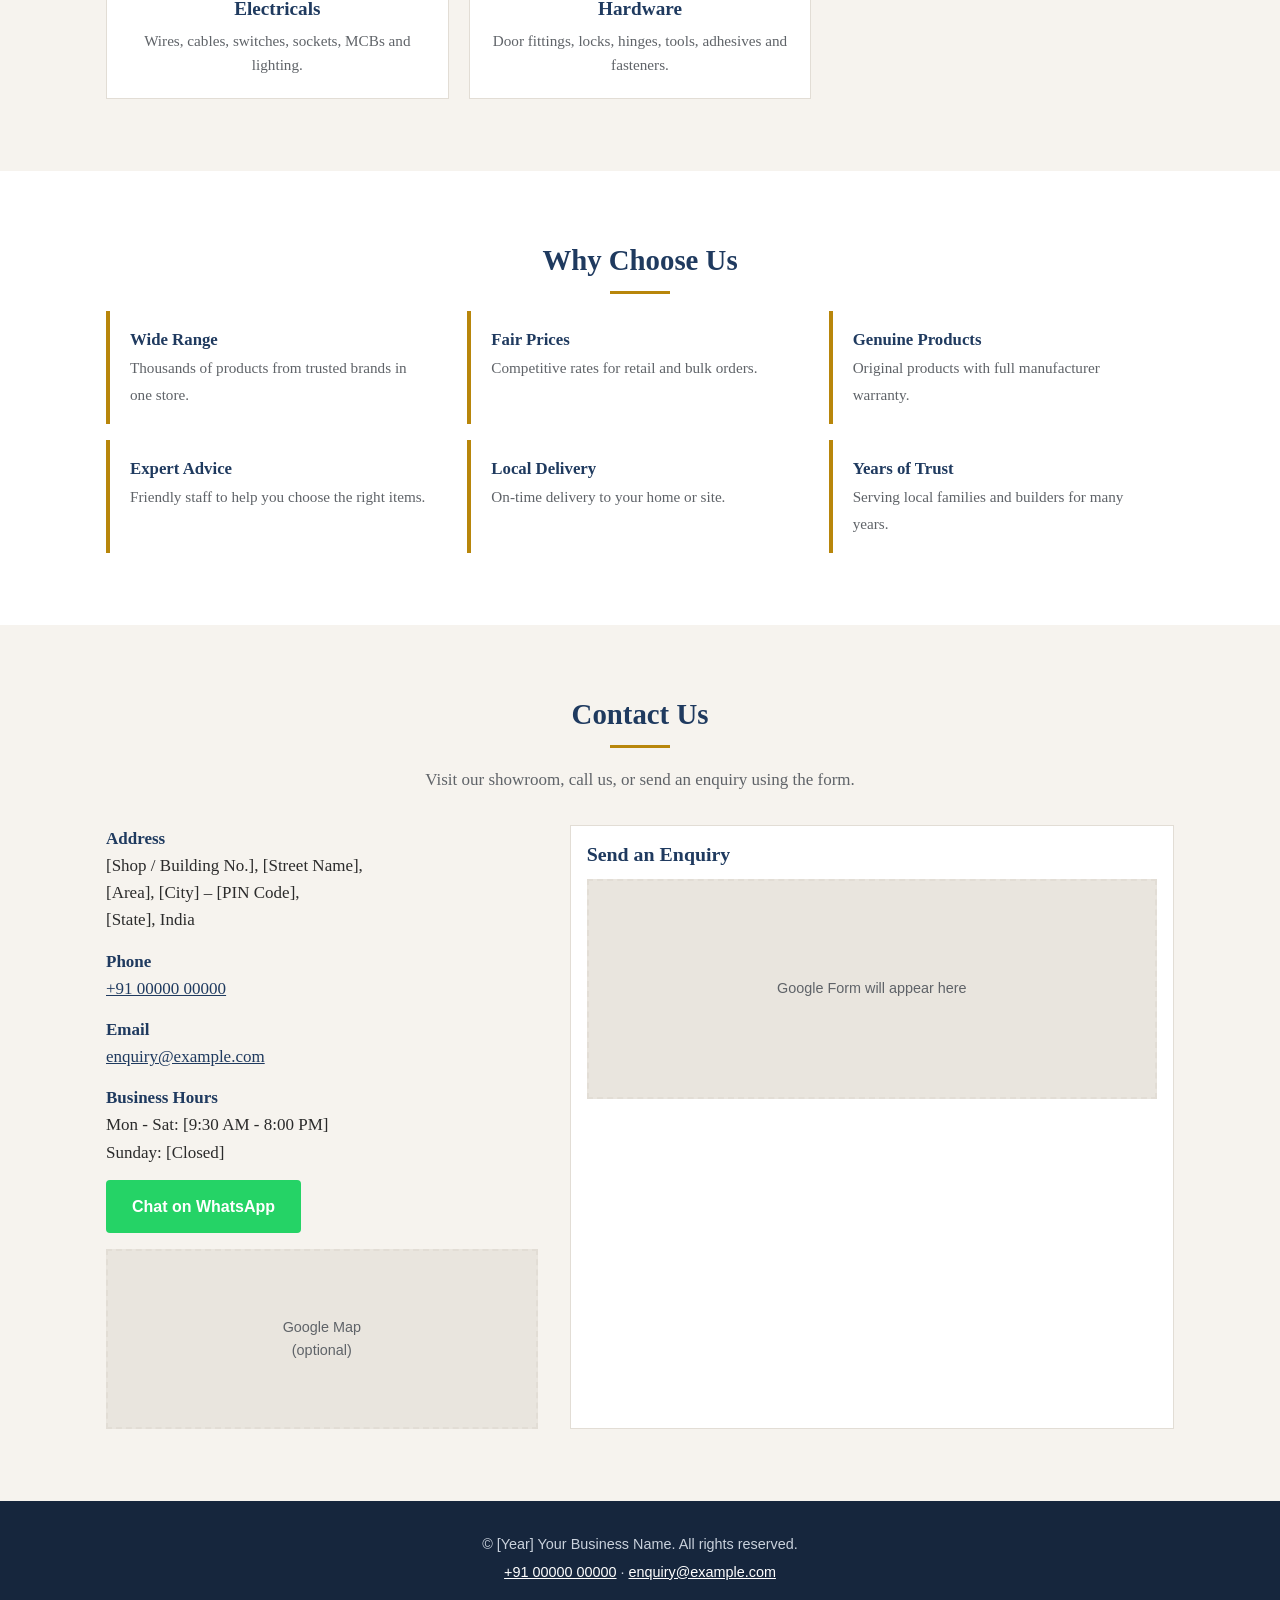
<file: template-1-classic.html>
<!DOCTYPE html>
<html lang="en">
<head>
  <meta charset="UTF-8">
  <meta name="viewport" content="width=device-width, initial-scale=1.0">
  <!-- CHANGE PAGE TITLE AND DESCRIPTION HERE -->
  <title>Tiles &amp; Building Materials Dealer in [City] | Your Business Name</title>
  <meta name="description" content="Local dealer and distributor of tiles, sanitaryware, plumbing, electricals and hardware.">

  <style>
    /* =========================================================
       TEMPLATE 1 - CLASSIC LAYOUT
       Edit the colours below to match your brand.
       ========================================================= */
    :root {
      --color-primary: #1f3a5f;      /* Main brand colour (navy) */
      --color-accent: #b8860b;       /* Highlight colour (gold) */
      --color-text: #2b2b2b;
      --color-muted: #5f6368;
      --color-bg: #ffffff;
      --color-bg-alt: #f6f3ee;       /* Light beige for alternate sections */
      --color-border: #e2ddd5;
      --max-width: 1100px;
    }

    *, *::before, *::after { box-sizing: border-box; }

    body {
      margin: 0;
      font-family: Georgia, "Times New Roman", serif;
      font-size: 17px;
      line-height: 1.6;
      color: var(--color-text);
      background: var(--color-bg);
    }

    h1, h2, h3 { line-height: 1.25; color: var(--color-primary); margin: 0 0 0.6em; }
    p { margin: 0 0 1em; }
    a { color: var(--color-primary); }
    img { max-width: 100%; display: block; }

    .container {
      width: 100%;
      max-width: var(--max-width);
      margin: 0 auto;
      padding: 0 16px;
    }

    section { padding: 48px 0; }
    section:nth-of-type(even) { background: var(--color-bg-alt); }

    .section-title { text-align: center; font-size: 1.8rem; }
    .section-title::after {
      content: "";
      display: block;
      width: 60px;
      height: 3px;
      background: var(--color-accent);
      margin: 12px auto 0;
    }
    .section-intro {
      text-align: center;
      color: var(--color-muted);
      max-width: 640px;
      margin: 0 auto 32px;
    }

    /* ---------- Header ---------- */
    .site-header {
      border-bottom: 3px solid var(--color-accent);
      background: var(--color-bg);
      padding: 16px 0;
      text-align: center;
    }
    .brand {
      display: inline-flex;
      align-items: center;
      gap: 12px;
      text-decoration: none;
    }
    .logo-placeholder {
      width: 48px;
      height: 48px;
      border: 2px dashed var(--color-border);
      display: flex;
      align-items: center;
      justify-content: center;
      font-size: 0.65rem;
      color: var(--color-muted);
      font-family: Arial, sans-serif;
    }
    .brand-name {
      font-size: 1.35rem;
      font-weight: bold;
      color: var(--color-primary);
    }
    .main-nav ul {
      list-style: none;
      margin: 12px 0 0;
      padding: 0;
      display: flex;
      flex-wrap: wrap;
      justify-content: center;
      gap: 4px 18px;
    }
    .main-nav a {
      text-decoration: none;
      font-family: Arial, Helvetica, sans-serif;
      font-size: 0.95rem;
      color: var(--color-text);
      padding: 6px 0;
      display: inline-block;
    }
    .main-nav a:hover { color: var(--color-accent); }

    /* ---------- Hero ---------- */
    .hero {
      background: var(--color-primary);
      color: #ffffff;
      text-align: center;
      padding: 64px 0;
    }
    .hero h1 { color: #ffffff; font-size: 2rem; }
    .hero p { font-size: 1.1rem; max-width: 640px; margin: 0 auto 24px; opacity: 0.92; }

    .btn {
      display: inline-block;
      padding: 12px 24px;
      font-family: Arial, Helvetica, sans-serif;
      font-size: 1rem;
      font-weight: bold;
      text-decoration: none;
      border: 2px solid transparent;
      border-radius: 4px;
    }
    .btn-accent { background: var(--color-accent); color: #ffffff; }
    .btn-outline { border-color: #ffffff; color: #ffffff; }
    .btn-whatsapp { background: #25d366; color: #ffffff; }
    .hero .btn { margin: 6px; }

    /* ---------- About ---------- */
    .about-grid { display: grid; gap: 24px; }
    .image-placeholder {
      background: #e9e5de;
      border: 2px dashed var(--color-border);
      min-height: 220px;
      display: flex;
      align-items: center;
      justify-content: center;
      text-align: center;
      color: var(--color-muted);
      font-family: Arial, sans-serif;
      font-size: 0.9rem;
      padding: 16px;
    }

    /* ---------- Products ---------- */
    .product-list {
      list-style: none;
      margin: 0;
      padding: 0;
      display: grid;
      gap: 20px;
    }
    .product-item {
      background: var(--color-bg);
      border: 1px solid var(--color-border);
      text-align: center;
    }
    .product-item .image-placeholder { min-height: 150px; border: 0; border-bottom: 1px solid var(--color-border); }
    .product-item h3 { margin: 16px 16px 8px; font-size: 1.2rem; }
    .product-item p { margin: 0 16px 20px; color: var(--color-muted); font-size: 0.95rem; }

    /* ---------- Why Choose Us ---------- */
    .highlights {
      list-style: none;
      margin: 0;
      padding: 0;
      display: grid;
      gap: 16px;
    }
    .highlights li {
      border-left: 4px solid var(--color-accent);
      background: var(--color-bg);
      padding: 16px 20px;
    }
    .highlights strong { display: block; color: var(--color-primary); font-size: 1.05rem; }
    .highlights span { color: var(--color-muted); font-size: 0.95rem; }

    /* ---------- Contact ---------- */
    .contact-grid { display: grid; gap: 32px; }
    .contact-details { font-style: normal; }
    .contact-details p { margin-bottom: 14px; }
    .contact-details strong { display: block; color: var(--color-primary); }
    .form-wrapper {
      border: 1px solid var(--color-border);
      background: var(--color-bg);
      padding: 16px;
    }
    .form-wrapper iframe { width: 100%; min-height: 600px; border: 0; }
    .map-placeholder { min-height: 180px; margin-top: 16px; }

    /* ---------- Footer ---------- */
    .site-footer {
      background: #16263d;
      color: #c9d1dc;
      text-align: center;
      padding: 28px 0;
      font-family: Arial, Helvetica, sans-serif;
      font-size: 0.9rem;
    }
    .site-footer a { color: #ffffff; }
    .site-footer p { margin: 4px 0; }

    /* =========================================================
       TABLET (600px and wider)
       ========================================================= */
    @media (min-width: 600px) {
      .product-list { grid-template-columns: repeat(2, 1fr); }
      .highlights { grid-template-columns: repeat(2, 1fr); }
      .hero h1 { font-size: 2.5rem; }
    }

    /* =========================================================
       DESKTOP (900px and wider)
       ========================================================= */
    @media (min-width: 900px) {
      section { padding: 72px 0; }
      .site-header .container {
        display: flex;
        align-items: center;
        justify-content: space-between;
      }
      .site-header { text-align: left; }
      .main-nav ul { margin: 0; }
      .hero { padding: 96px 0; }
      .hero h1 { font-size: 3rem; }
      .about-grid { grid-template-columns: 1fr 1fr; align-items: center; gap: 48px; }
      .product-list { grid-template-columns: repeat(3, 1fr); }
      .highlights { grid-template-columns: repeat(3, 1fr); }
      .contact-grid { grid-template-columns: 1fr 1.4fr; }
    }
  </style>
</head>
<body>

  <!-- ===================== HEADER ===================== -->
  <header class="site-header">
    <div class="container">
      <a href="#home" class="brand">
        <!-- INSERT LOGO HERE -->
        <!-- Example: <img src="images/logo.png" alt="Your Business Name logo" width="48" height="48"> -->
        <span class="logo-placeholder">LOGO</span>
        <!-- CHANGE BUSINESS NAME HERE -->
        <span class="brand-name">Your Business Name</span>
      </a>

      <nav class="main-nav" aria-label="Main navigation">
        <ul>
          <li><a href="#home">Home</a></li>
          <li><a href="#about">About</a></li>
          <li><a href="#products">Products</a></li>
          <li><a href="#why-us">Why Us</a></li>
          <li><a href="#contact">Contact</a></li>
        </ul>
      </nav>
    </div>
  </header>

  <main>

    <!-- ===================== HERO / HOME ===================== -->
    <!-- To use a background photo, add to .hero in the CSS:
         background: linear-gradient(rgba(31,58,95,.8), rgba(31,58,95,.8)), url("images/hero.jpg") center/cover; -->
    <div class="hero" id="home">
      <div class="container">
        <h1>Quality Tiles &amp; Building Materials for Every Home</h1>
        <p>Your trusted local dealer and distributor for tiles, sanitaryware, plumbing, electricals and hardware. All under one roof.</p>
        <a href="#products" class="btn btn-accent">View Products</a>
        <a href="#contact" class="btn btn-outline">Get a Quote</a>
      </div>
    </div>

    <!-- ===================== ABOUT ===================== -->
    <section id="about">
      <div class="container">
        <h2 class="section-title">About Us</h2>
        <div class="about-grid">
          <div>
            <!-- EDIT ABOUT TEXT HERE -->
            <p>Since [Year], Your Business Name has supplied homeowners, builders and contractors with reliable building materials at fair prices.</p>
            <p>We stock leading brands and a wide range of designs. Our team helps you choose the right products for your budget and project.</p>
            <p>We serve retail customers, contractors and bulk buyers across [City] and nearby towns.</p>
          </div>
          <!-- ADD SHOP / SHOWROOM PHOTO HERE -->
          <!-- Example: <img src="images/showroom.jpg" alt="Our showroom"> -->
          <div class="image-placeholder">Showroom photo<br>(replace this box)</div>
        </div>
      </div>
    </section>

    <!-- ===================== PRODUCT CATEGORIES ===================== -->
    <section id="products">
      <div class="container">
        <h2 class="section-title">Our Products</h2>
        <p class="section-intro">A complete range of materials for new construction, renovation and repair work.</p>

        <ul class="product-list">
          <li class="product-item">
            <!-- ADD PRODUCT IMAGES HERE: Tiles -->
            <!-- Example: <img src="images/tiles.jpg" alt="Floor and wall tiles"> -->
            <div class="image-placeholder">Tiles image</div>
            <h3>Tiles</h3>
            <p>Floor, wall, vitrified, ceramic, parking and designer tiles.</p>
          </li>
          <li class="product-item">
            <!-- ADD PRODUCT IMAGES HERE: Sanitaryware -->
            <div class="image-placeholder">Sanitaryware image</div>
            <h3>Sanitaryware</h3>
            <p>Wash basins, closets, urinals, bathroom fittings and accessories.</p>
          </li>
          <li class="product-item">
            <!-- ADD PRODUCT IMAGES HERE: Plumbing -->
            <div class="image-placeholder">Plumbing image</div>
            <h3>Plumbing</h3>
            <p>PVC and CPVC pipes, fittings, valves, taps and water tanks.</p>
          </li>
          <li class="product-item">
            <!-- ADD PRODUCT IMAGES HERE: Electricals -->
            <div class="image-placeholder">Electricals image</div>
            <h3>Electricals</h3>
            <p>Wires, cables, switches, sockets, MCBs and lighting.</p>
          </li>
          <li class="product-item">
            <!-- ADD PRODUCT IMAGES HERE: Hardware -->
            <div class="image-placeholder">Hardware image</div>
            <h3>Hardware</h3>
            <p>Door fittings, locks, hinges, tools, adhesives and fasteners.</p>
          </li>
        </ul>
      </div>
    </section>

    <!-- ===================== WHY CHOOSE US ===================== -->
    <section id="why-us">
      <div class="container">
        <h2 class="section-title">Why Choose Us</h2>
        <ul class="highlights">
          <li><strong>Wide Range</strong><span>Thousands of products from trusted brands in one store.</span></li>
          <li><strong>Fair Prices</strong><span>Competitive rates for retail and bulk orders.</span></li>
          <li><strong>Genuine Products</strong><span>Original products with full manufacturer warranty.</span></li>
          <li><strong>Expert Advice</strong><span>Friendly staff to help you choose the right items.</span></li>
          <li><strong>Local Delivery</strong><span>On-time delivery to your home or site.</span></li>
          <li><strong>Years of Trust</strong><span>Serving local families and builders for many years.</span></li>
        </ul>
      </div>
    </section>

    <!-- ===================== CONTACT ===================== -->
    <section id="contact">
      <div class="container">
        <h2 class="section-title">Contact Us</h2>
        <p class="section-intro">Visit our showroom, call us, or send an enquiry using the form.</p>

        <div class="contact-grid">
          <address class="contact-details">
            <!-- INSERT ADDRESS HERE -->
            <p><strong>Address</strong>
              [Shop / Building No.], [Street Name],<br>
              [Area], [City] &ndash; [PIN Code],<br>
              [State], India
            </p>

            <!-- INSERT PHONE NUMBER HERE -->
            <p><strong>Phone</strong>
              <a href="tel:+910000000000">+91 00000 00000</a>
            </p>

            <!-- INSERT EMAIL HERE -->
            <p><strong>Email</strong>
              <a href="mailto:enquiry@example.com">enquiry@example.com</a>
            </p>

            <!-- EDIT BUSINESS HOURS HERE -->
            <p><strong>Business Hours</strong>
              Mon - Sat: [9:30 AM - 8:00 PM]<br>
              Sunday: [Closed]
            </p>

            <!-- INSERT WHATSAPP NUMBER HERE -->
            <!-- Replace 910000000000 with your number: country code + number, no "+" or spaces -->
            <p>
              <a class="btn btn-whatsapp" href="https://wa.me/910000000000?text=Hello%2C%20I%20would%20like%20to%20enquire%20about%20your%20products.">Chat on WhatsApp</a>
            </p>

            <!-- PASTE GOOGLE MAPS EMBED CODE HERE (optional) -->
            <div class="image-placeholder map-placeholder">Google Map<br>(optional)</div>
          </address>

          <div class="form-wrapper">
            <h3>Send an Enquiry</h3>
            <!-- PASTE GOOGLE FORM EMBED CODE HERE -->
            <!-- In Google Forms: Send > Embed (&lt;&gt;) > Copy the iframe code and paste it below.
                 Example:
                 <iframe src="https://docs.google.com/forms/d/e/YOUR_FORM_ID/viewform?embedded=true" title="Enquiry form" loading="lazy">Loading...</iframe>
            -->
            <div class="image-placeholder">Google Form will appear here</div>
          </div>
        </div>
      </div>
    </section>

  </main>

  <!-- ===================== FOOTER ===================== -->
  <footer class="site-footer">
    <div class="container">
      <!-- CHANGE BUSINESS NAME AND YEAR HERE -->
      <p>&copy; [Year] Your Business Name. All rights reserved.</p>
      <p>
        <!-- INSERT PHONE NUMBER HERE -->
        <a href="tel:+910000000000">+91 00000 00000</a> &middot;
        <a href="mailto:enquiry@example.com">enquiry@example.com</a>
      </p>
    </div>
  </footer>

</body>
</html>
</file>
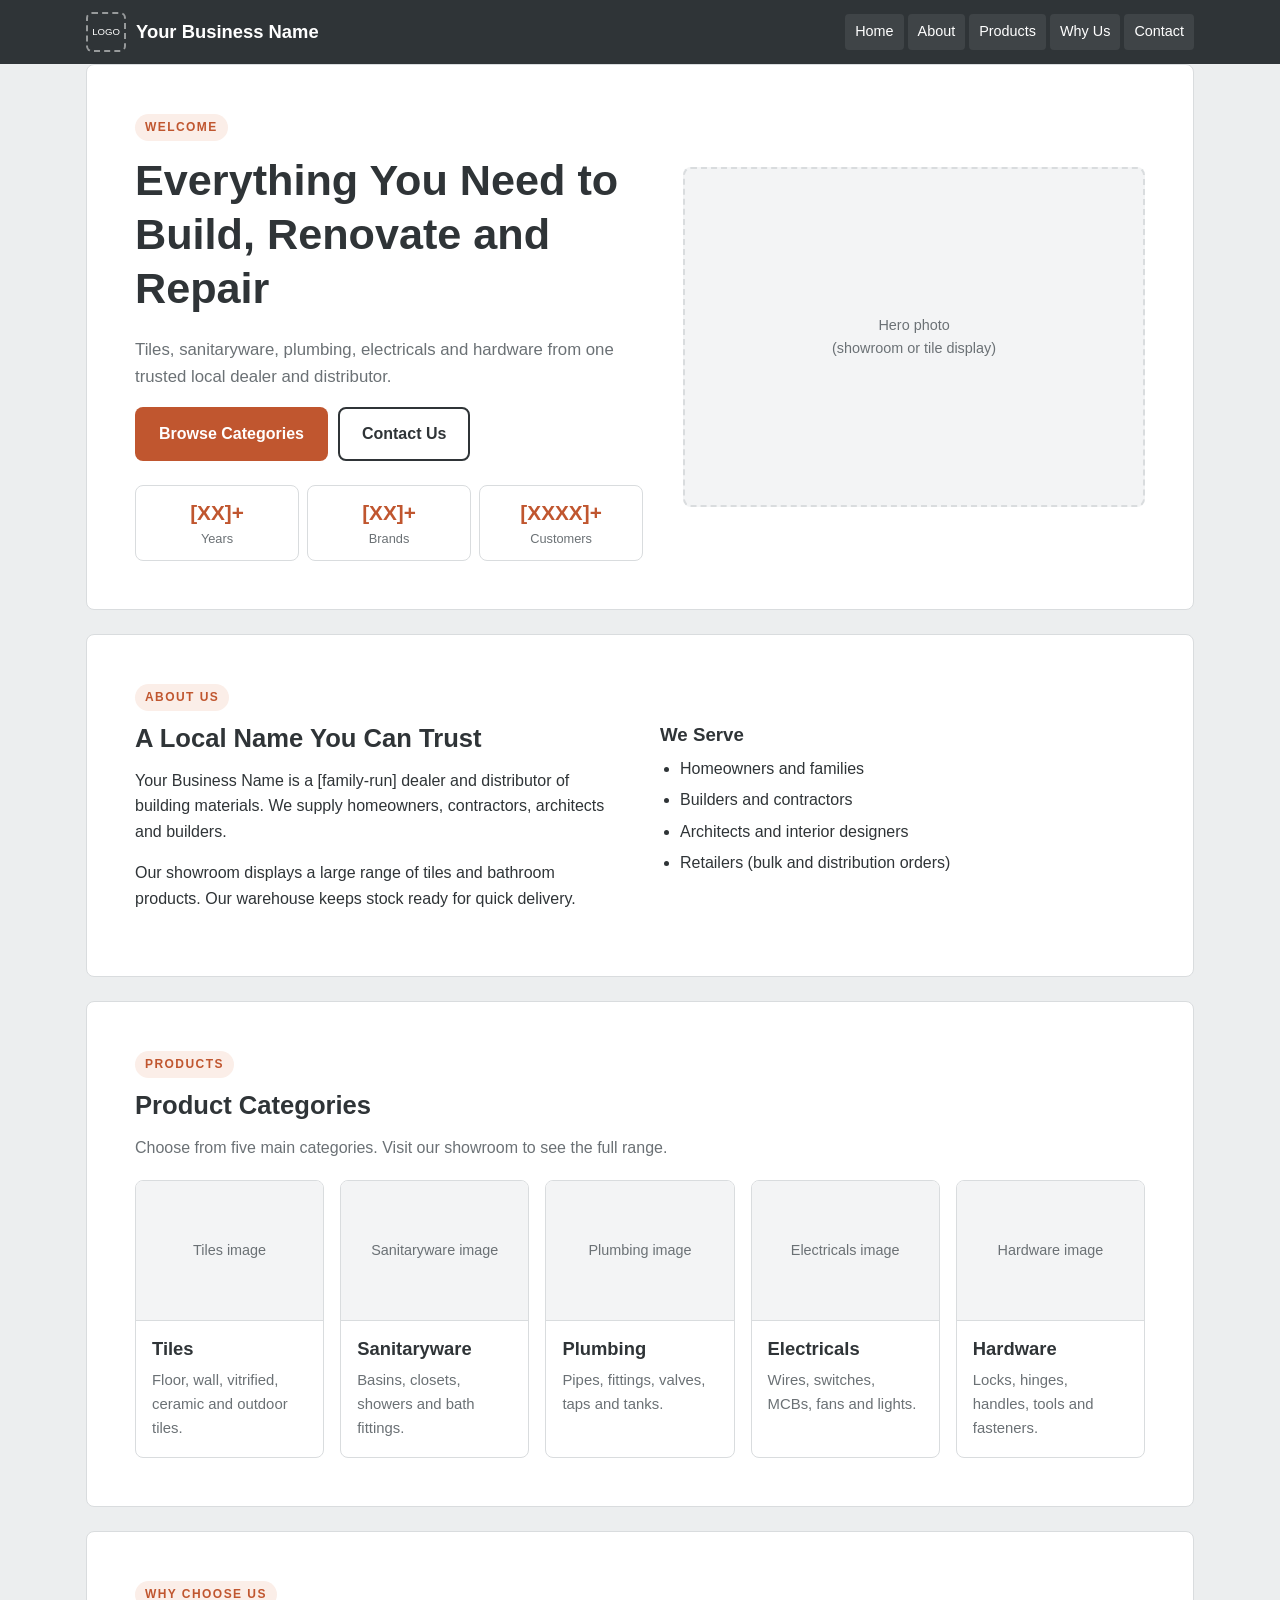
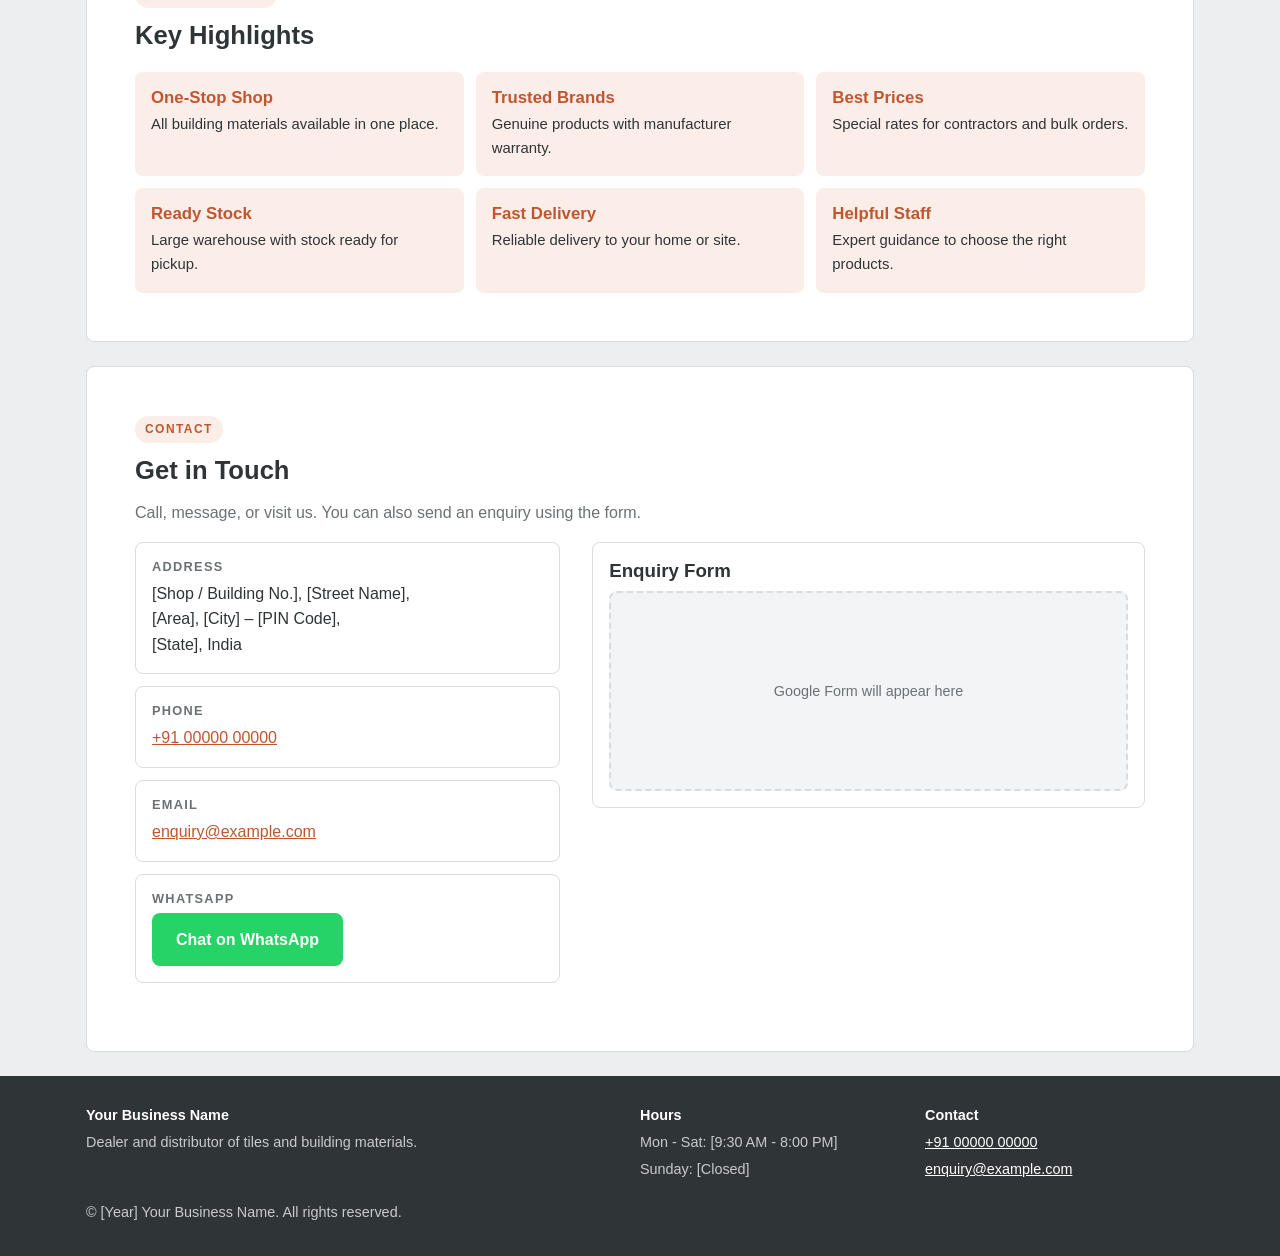
<file: template-2-sectioned.html>
<!DOCTYPE html>
<html lang="en">
<head>
  <meta charset="UTF-8">
  <meta name="viewport" content="width=device-width, initial-scale=1.0">
  <!-- CHANGE PAGE TITLE AND DESCRIPTION HERE -->
  <title>Tiles &amp; Building Materials Dealer in [City] | Your Business Name</title>
  <meta name="description" content="Tiles, sanitaryware, plumbing, electricals and hardware - local dealer and distributor.">

  <style>
    /* =========================================================
       TEMPLATE 2 - SECTIONED LAYOUT
       Each section is a separate block (panel) on a grey page.
       Edit the colours below to match your brand.
       ========================================================= */
    :root {
      --color-primary: #2f3437;      /* Main brand colour (charcoal) */
      --color-accent: #c0562f;       /* Highlight colour (terracotta) */
      --color-accent-light: #fbeee8;
      --color-text: #2f3437;
      --color-muted: #6b7175;
      --color-page: #eceeef;         /* Page background behind the blocks */
      --color-panel: #ffffff;        /* Block background */
      --color-border: #d9dcde;
      --radius: 8px;
      --max-width: 1140px;
    }

    *, *::before, *::after { box-sizing: border-box; }

    body {
      margin: 0;
      font-family: "Segoe UI", Roboto, Helvetica, Arial, sans-serif;
      font-size: 16px;
      line-height: 1.6;
      color: var(--color-text);
      background: var(--color-page);
    }

    h1, h2, h3 { line-height: 1.25; margin: 0 0 0.5em; color: var(--color-primary); }
    p { margin: 0 0 1em; }
    a { color: var(--color-accent); }
    img { max-width: 100%; display: block; }

    .container {
      width: 100%;
      max-width: var(--max-width);
      margin: 0 auto;
      padding: 0 16px;
    }

    /* ---------- Section blocks ---------- */
    main { padding: 16px 0 32px; }
    .block {
      background: var(--color-panel);
      border: 1px solid var(--color-border);
      border-radius: var(--radius);
      padding: 28px 20px;
      margin-bottom: 16px;
      scroll-margin-top: 120px;      /* Keeps the block clear of the sticky header after a nav click */
    }
    .block-label {
      display: inline-block;
      font-size: 0.75rem;
      font-weight: 700;
      letter-spacing: 0.12em;
      text-transform: uppercase;
      color: var(--color-accent);
      background: var(--color-accent-light);
      padding: 4px 10px;
      border-radius: 999px;
      margin-bottom: 12px;
    }
    .block h2 { font-size: 1.6rem; }
    .block-intro { color: var(--color-muted); max-width: 680px; }

    .image-placeholder {
      background: #f3f4f5;
      border: 2px dashed var(--color-border);
      border-radius: var(--radius);
      min-height: 200px;
      display: flex;
      align-items: center;
      justify-content: center;
      text-align: center;
      color: var(--color-muted);
      font-size: 0.9rem;
      padding: 16px;
    }

    .btn {
      display: inline-block;
      padding: 12px 22px;
      border-radius: var(--radius);
      font-weight: 600;
      text-decoration: none;
      border: 2px solid transparent;
    }
    .btn-primary { background: var(--color-accent); color: #ffffff; }
    .btn-secondary { border-color: var(--color-primary); color: var(--color-primary); }
    .btn-whatsapp { background: #25d366; color: #ffffff; }

    /* ---------- Header ---------- */
    .site-header {
      background: var(--color-primary);
      color: #ffffff;
      position: sticky;
      top: 0;
      z-index: 10;
    }
    .header-inner {
      display: flex;
      flex-wrap: wrap;
      align-items: center;
      justify-content: space-between;
      gap: 8px;
      padding-top: 12px;
      padding-bottom: 12px;
    }
    .brand {
      display: flex;
      align-items: center;
      gap: 10px;
      color: #ffffff;
      text-decoration: none;
      font-weight: 700;
      font-size: 1.15rem;
    }
    .logo-placeholder {
      width: 40px;
      height: 40px;
      border-radius: 6px;
      border: 2px dashed rgba(255,255,255,0.5);
      display: flex;
      align-items: center;
      justify-content: center;
      font-size: 0.6rem;
      font-weight: 400;
    }
    .main-nav { width: 100%; }
    .main-nav ul {
      list-style: none;
      margin: 0;
      padding: 0;
      display: flex;
      flex-wrap: wrap;
      gap: 4px;
    }
    .main-nav a {
      display: block;
      color: #ffffff;
      text-decoration: none;
      font-size: 0.9rem;
      padding: 6px 10px;
      border-radius: 4px;
      background: rgba(255,255,255,0.08);
    }
    .main-nav a:hover { background: var(--color-accent); }

    /* ---------- Hero ---------- */
    .hero-grid { display: grid; gap: 24px; }
    .hero h1 { font-size: 1.9rem; }
    .hero p { color: var(--color-muted); font-size: 1.05rem; }
    .hero-actions { display: flex; flex-wrap: wrap; gap: 10px; }
    .hero-stats {
      list-style: none;
      margin: 24px 0 0;
      padding: 0;
      display: grid;
      grid-template-columns: repeat(3, 1fr);
      gap: 8px;
      text-align: center;
    }
    .hero-stats li {
      border: 1px solid var(--color-border);
      border-radius: var(--radius);
      padding: 10px 4px;
      font-size: 0.8rem;
      color: var(--color-muted);
    }
    .hero-stats strong { display: block; font-size: 1.3rem; color: var(--color-accent); }

    /* ---------- About ---------- */
    .about-grid { display: grid; gap: 24px; }
    .about-points { margin: 0; padding-left: 20px; }
    .about-points li { margin-bottom: 6px; }

    /* ---------- Products ---------- */
    .category-grid {
      list-style: none;
      margin: 20px 0 0;
      padding: 0;
      display: grid;
      gap: 16px;
    }
    .category-card {
      border: 1px solid var(--color-border);
      border-radius: var(--radius);
      overflow: hidden;
      background: var(--color-panel);
    }
    .category-card .image-placeholder {
      min-height: 140px;
      border: 0;
      border-radius: 0;
      border-bottom: 1px solid var(--color-border);
    }
    .category-body { padding: 16px; }
    .category-body h3 { font-size: 1.15rem; }
    .category-body p { color: var(--color-muted); font-size: 0.93rem; margin: 0; }

    /* ---------- Why Choose Us ---------- */
    .feature-grid {
      list-style: none;
      margin: 20px 0 0;
      padding: 0;
      display: grid;
      gap: 12px;
    }
    .feature-grid li {
      background: var(--color-accent-light);
      border-radius: var(--radius);
      padding: 16px;
    }
    .feature-grid h3 { font-size: 1.05rem; color: var(--color-accent); margin-bottom: 4px; }
    .feature-grid p { margin: 0; font-size: 0.93rem; }

    /* ---------- Contact ---------- */
    .contact-cards {
      list-style: none;
      margin: 20px 0;
      padding: 0;
      display: grid;
      gap: 12px;
    }
    .contact-card {
      border: 1px solid var(--color-border);
      border-radius: var(--radius);
      padding: 16px;
    }
    .contact-card h3 {
      font-size: 0.8rem;
      text-transform: uppercase;
      letter-spacing: 0.1em;
      color: var(--color-muted);
      margin-bottom: 6px;
    }
    .contact-card p, .contact-card address { margin: 0; font-style: normal; }
    .form-block {
      border: 1px solid var(--color-border);
      border-radius: var(--radius);
      padding: 16px;
    }
    .form-block iframe { width: 100%; min-height: 640px; border: 0; }

    /* ---------- Footer ---------- */
    .site-footer {
      background: var(--color-primary);
      color: #c7cbce;
      padding: 28px 0;
      font-size: 0.9rem;
    }
    .footer-grid { display: grid; gap: 16px; }
    .site-footer a { color: #ffffff; }
    .site-footer p { margin: 0 0 4px; }
    .footer-name { color: #ffffff; font-weight: 700; }

    /* =========================================================
       TABLET (600px and wider)
       ========================================================= */
    @media (min-width: 600px) {
      .block { padding: 36px 32px; }
      .category-grid { grid-template-columns: repeat(2, 1fr); }
      .feature-grid { grid-template-columns: repeat(2, 1fr); }
      .contact-cards { grid-template-columns: repeat(2, 1fr); }
      .hero h1 { font-size: 2.3rem; }
    }

    /* =========================================================
       DESKTOP (900px and wider)
       ========================================================= */
    @media (min-width: 900px) {
      main { padding: 24px 0 48px; }
      .block { padding: 48px; margin-bottom: 24px; scroll-margin-top: 88px; }
      .main-nav { width: auto; }
      .hero-grid { grid-template-columns: 1.1fr 1fr; align-items: center; gap: 40px; }
      .hero h1 { font-size: 2.7rem; }
      .hero .image-placeholder { min-height: 340px; }
      .about-grid { grid-template-columns: 1fr 1fr; gap: 40px; }
      .category-grid { grid-template-columns: repeat(5, 1fr); }
      .feature-grid { grid-template-columns: repeat(3, 1fr); }
      .contact-layout { display: grid; grid-template-columns: 1fr 1.3fr; gap: 32px; align-items: start; }
      .contact-cards { grid-template-columns: 1fr; margin-top: 0; }
      .footer-grid { grid-template-columns: 2fr 1fr 1fr; }
    }
  </style>
</head>
<body>

  <!-- ===================== HEADER ===================== -->
  <header class="site-header">
    <div class="container header-inner">
      <a href="#home" class="brand">
        <!-- INSERT LOGO HERE -->
        <!-- Example: <img src="images/logo.png" alt="Your Business Name logo" width="40" height="40"> -->
        <span class="logo-placeholder">LOGO</span>
        <!-- CHANGE BUSINESS NAME HERE -->
        <span>Your Business Name</span>
      </a>
      <nav class="main-nav" aria-label="Main navigation">
        <ul>
          <li><a href="#home">Home</a></li>
          <li><a href="#about">About</a></li>
          <li><a href="#products">Products</a></li>
          <li><a href="#why-us">Why Us</a></li>
          <li><a href="#contact">Contact</a></li>
        </ul>
      </nav>
    </div>
  </header>

  <main class="container">

    <!-- ===================== BLOCK 1: HERO / HOME ===================== -->
    <section class="block hero" id="home">
      <div class="hero-grid">
        <div>
          <span class="block-label">Welcome</span>
          <h1>Everything You Need to Build, Renovate and Repair</h1>
          <p>Tiles, sanitaryware, plumbing, electricals and hardware from one trusted local dealer and distributor.</p>
          <div class="hero-actions">
            <a href="#products" class="btn btn-primary">Browse Categories</a>
            <a href="#contact" class="btn btn-secondary">Contact Us</a>
          </div>
          <!-- EDIT THESE NUMBERS HERE -->
          <ul class="hero-stats">
            <li><strong>[XX]+</strong>Years</li>
            <li><strong>[XX]+</strong>Brands</li>
            <li><strong>[XXXX]+</strong>Customers</li>
          </ul>
        </div>
        <!-- ADD HERO / SHOWROOM PHOTO HERE -->
        <!-- Example: <img src="images/hero.jpg" alt="Our tile showroom"> -->
        <div class="image-placeholder">Hero photo<br>(showroom or tile display)</div>
      </div>
    </section>

    <!-- ===================== BLOCK 2: ABOUT ===================== -->
    <section class="block" id="about">
      <span class="block-label">About Us</span>
      <div class="about-grid">
        <div>
          <h2>A Local Name You Can Trust</h2>
          <!-- EDIT ABOUT TEXT HERE -->
          <p>Your Business Name is a [family-run] dealer and distributor of building materials. We supply homeowners, contractors, architects and builders.</p>
          <p>Our showroom displays a large range of tiles and bathroom products. Our warehouse keeps stock ready for quick delivery.</p>
        </div>
        <div>
          <h3>We Serve</h3>
          <ul class="about-points">
            <li>Homeowners and families</li>
            <li>Builders and contractors</li>
            <li>Architects and interior designers</li>
            <li>Retailers (bulk and distribution orders)</li>
          </ul>
        </div>
      </div>
    </section>

    <!-- ===================== BLOCK 3: PRODUCT CATEGORIES ===================== -->
    <section class="block" id="products">
      <span class="block-label">Products</span>
      <h2>Product Categories</h2>
      <p class="block-intro">Choose from five main categories. Visit our showroom to see the full range.</p>

      <ul class="category-grid">
        <li class="category-card">
          <!-- ADD PRODUCT IMAGES HERE: Tiles -->
          <!-- Example: <img src="images/tiles.jpg" alt="Tiles"> -->
          <div class="image-placeholder">Tiles image</div>
          <div class="category-body">
            <h3>Tiles</h3>
            <p>Floor, wall, vitrified, ceramic and outdoor tiles.</p>
          </div>
        </li>
        <li class="category-card">
          <!-- ADD PRODUCT IMAGES HERE: Sanitaryware -->
          <div class="image-placeholder">Sanitaryware image</div>
          <div class="category-body">
            <h3>Sanitaryware</h3>
            <p>Basins, closets, showers and bath fittings.</p>
          </div>
        </li>
        <li class="category-card">
          <!-- ADD PRODUCT IMAGES HERE: Plumbing -->
          <div class="image-placeholder">Plumbing image</div>
          <div class="category-body">
            <h3>Plumbing</h3>
            <p>Pipes, fittings, valves, taps and tanks.</p>
          </div>
        </li>
        <li class="category-card">
          <!-- ADD PRODUCT IMAGES HERE: Electricals -->
          <div class="image-placeholder">Electricals image</div>
          <div class="category-body">
            <h3>Electricals</h3>
            <p>Wires, switches, MCBs, fans and lights.</p>
          </div>
        </li>
        <li class="category-card">
          <!-- ADD PRODUCT IMAGES HERE: Hardware -->
          <div class="image-placeholder">Hardware image</div>
          <div class="category-body">
            <h3>Hardware</h3>
            <p>Locks, hinges, handles, tools and fasteners.</p>
          </div>
        </li>
      </ul>
    </section>

    <!-- ===================== BLOCK 4: WHY CHOOSE US ===================== -->
    <section class="block" id="why-us">
      <span class="block-label">Why Choose Us</span>
      <h2>Key Highlights</h2>
      <ul class="feature-grid">
        <li><h3>One-Stop Shop</h3><p>All building materials available in one place.</p></li>
        <li><h3>Trusted Brands</h3><p>Genuine products with manufacturer warranty.</p></li>
        <li><h3>Best Prices</h3><p>Special rates for contractors and bulk orders.</p></li>
        <li><h3>Ready Stock</h3><p>Large warehouse with stock ready for pickup.</p></li>
        <li><h3>Fast Delivery</h3><p>Reliable delivery to your home or site.</p></li>
        <li><h3>Helpful Staff</h3><p>Expert guidance to choose the right products.</p></li>
      </ul>
    </section>

    <!-- ===================== BLOCK 5: CONTACT ===================== -->
    <section class="block" id="contact">
      <span class="block-label">Contact</span>
      <h2>Get in Touch</h2>
      <p class="block-intro">Call, message, or visit us. You can also send an enquiry using the form.</p>

      <div class="contact-layout">
        <ul class="contact-cards">
          <li class="contact-card">
            <h3>Address</h3>
            <!-- INSERT ADDRESS HERE -->
            <address>
              [Shop / Building No.], [Street Name],<br>
              [Area], [City] &ndash; [PIN Code],<br>
              [State], India
            </address>
          </li>
          <li class="contact-card">
            <h3>Phone</h3>
            <!-- INSERT PHONE NUMBER HERE -->
            <p><a href="tel:+910000000000">+91 00000 00000</a></p>
          </li>
          <li class="contact-card">
            <h3>Email</h3>
            <!-- INSERT EMAIL HERE -->
            <p><a href="mailto:enquiry@example.com">enquiry@example.com</a></p>
          </li>
          <li class="contact-card">
            <h3>WhatsApp</h3>
            <!-- INSERT WHATSAPP NUMBER HERE -->
            <!-- Replace 910000000000 with your number: country code + number, no "+" or spaces -->
            <p><a class="btn btn-whatsapp" href="https://wa.me/910000000000?text=Hello%2C%20I%20have%20an%20enquiry.">Chat on WhatsApp</a></p>
          </li>
        </ul>

        <div class="form-block">
          <h3>Enquiry Form</h3>
          <!-- PASTE GOOGLE FORM EMBED CODE HERE -->
          <!-- In Google Forms: Send > Embed (&lt;&gt;) > Copy the iframe code and paste it below.
               Example:
               <iframe src="https://docs.google.com/forms/d/e/YOUR_FORM_ID/viewform?embedded=true" title="Enquiry form" loading="lazy">Loading...</iframe>
          -->
          <div class="image-placeholder">Google Form will appear here</div>
        </div>
      </div>
    </section>

  </main>

  <!-- ===================== FOOTER ===================== -->
  <footer class="site-footer">
    <div class="container footer-grid">
      <div>
        <!-- CHANGE BUSINESS NAME HERE -->
        <p class="footer-name">Your Business Name</p>
        <p>Dealer and distributor of tiles and building materials.</p>
      </div>
      <div>
        <!-- EDIT BUSINESS HOURS HERE -->
        <p class="footer-name">Hours</p>
        <p>Mon - Sat: [9:30 AM - 8:00 PM]</p>
        <p>Sunday: [Closed]</p>
      </div>
      <div>
        <p class="footer-name">Contact</p>
        <!-- INSERT PHONE NUMBER HERE -->
        <p><a href="tel:+910000000000">+91 00000 00000</a></p>
        <p><a href="mailto:enquiry@example.com">enquiry@example.com</a></p>
      </div>
    </div>
    <div class="container">
      <!-- CHANGE YEAR HERE -->
      <p style="margin-top:16px;">&copy; [Year] Your Business Name. All rights reserved.</p>
    </div>
  </footer>

</body>
</html>
</file>
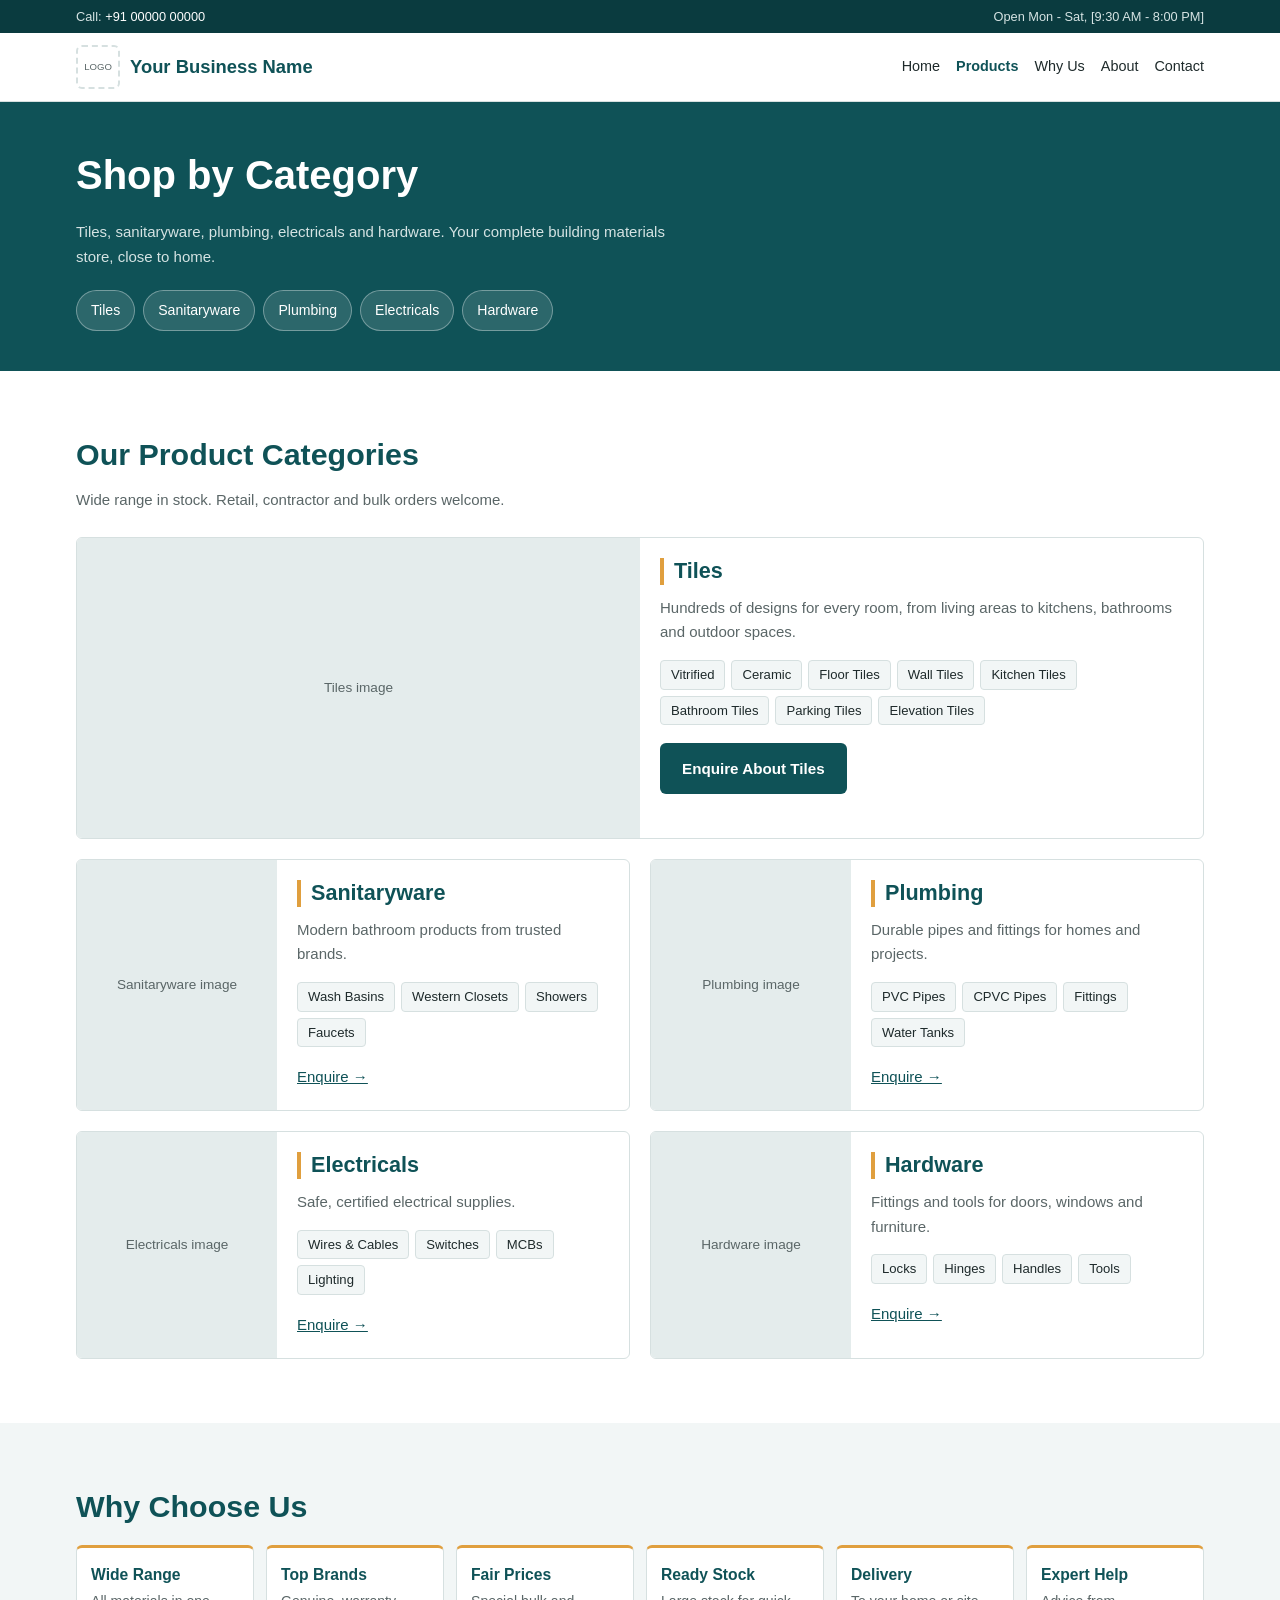
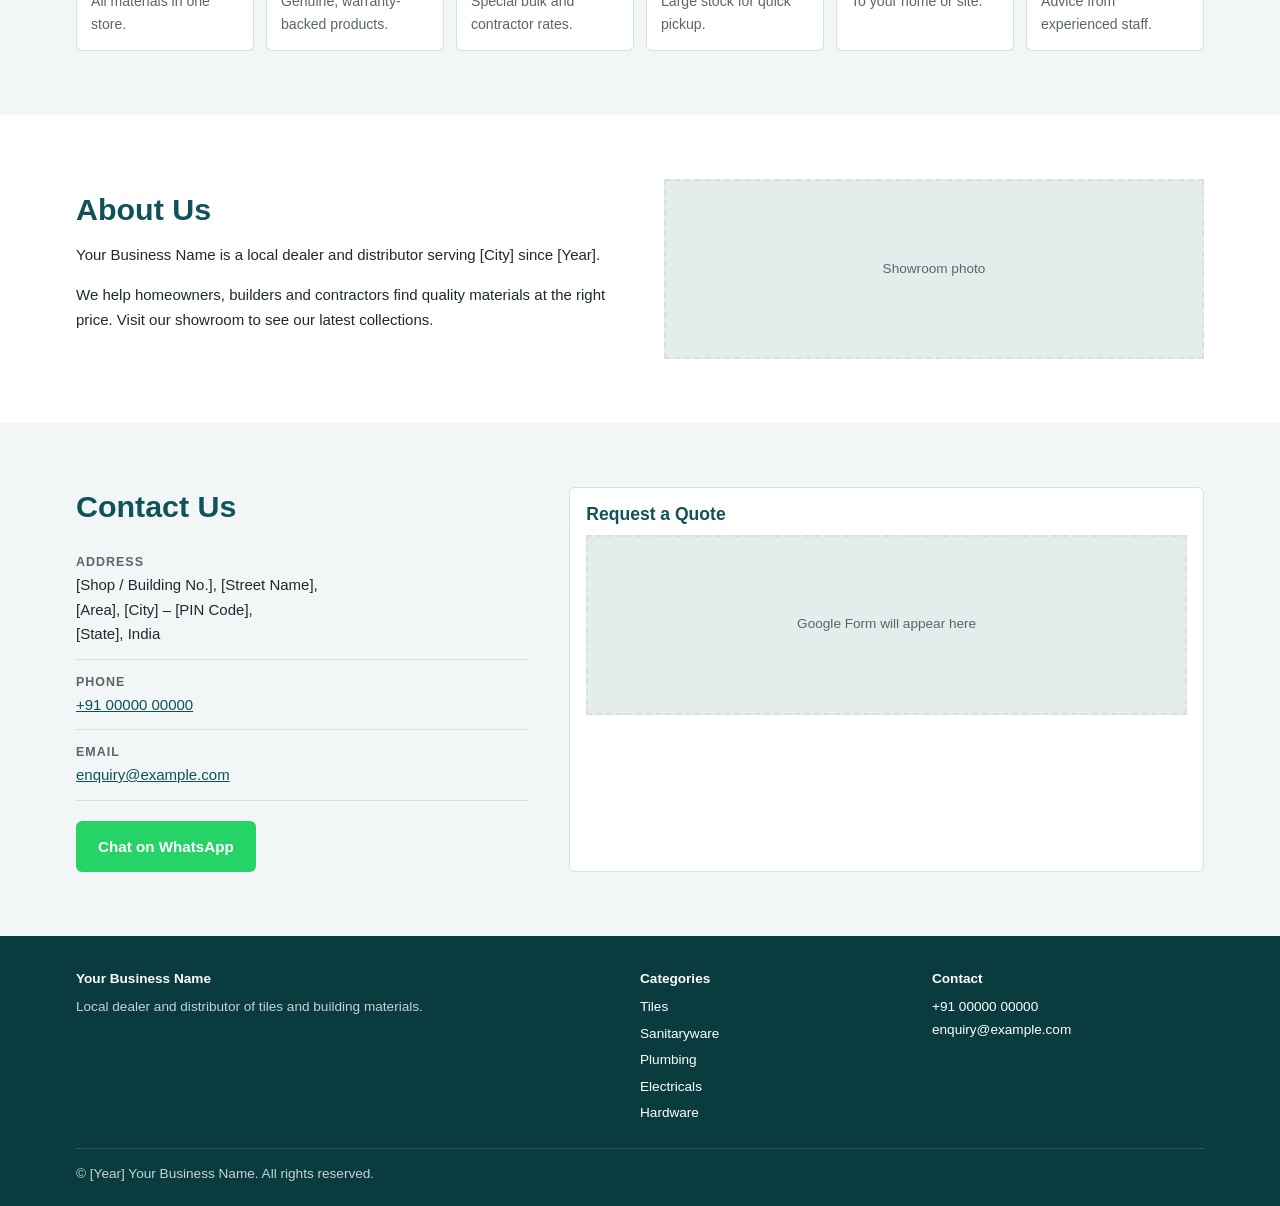
<file: template-3-category-focused.html>
<!DOCTYPE html>
<html lang="en">
<head>
  <meta charset="UTF-8">
  <meta name="viewport" content="width=device-width, initial-scale=1.0">
  <!-- CHANGE PAGE TITLE AND DESCRIPTION HERE -->
  <title>Tiles &amp; Building Materials Dealer in [City] | Your Business Name</title>
  <meta name="description" content="Shop tiles, sanitaryware, plumbing, electricals and hardware from your local dealer and distributor.">

  <style>
    /* =========================================================
       TEMPLATE 3 - CATEGORY-FOCUSED LAYOUT
       Product categories come first, right after a short hero.
       Edit the colours below to match your brand.
       ========================================================= */
    :root {
      --color-primary: #0f5257;      /* Main brand colour (deep teal) */
      --color-primary-dark: #0a3b3f;
      --color-accent: #e09f3e;       /* Highlight colour (amber) */
      --color-text: #1e2a2b;
      --color-muted: #5a6667;
      --color-bg: #ffffff;
      --color-bg-alt: #f2f6f6;
      --color-border: #d6e0e0;
      --radius: 6px;
      --max-width: 1160px;
    }

    *, *::before, *::after { box-sizing: border-box; }

    body {
      margin: 0;
      font-family: Verdana, Geneva, Tahoma, sans-serif;
      font-size: 15px;
      line-height: 1.65;
      color: var(--color-text);
      background: var(--color-bg);
    }

    h1, h2, h3 { line-height: 1.25; margin: 0 0 0.5em; }
    h2 { color: var(--color-primary); font-size: 1.5rem; }
    p { margin: 0 0 1em; }
    a { color: var(--color-primary); }
    img { max-width: 100%; display: block; }

    .container {
      width: 100%;
      max-width: var(--max-width);
      margin: 0 auto;
      padding: 0 16px;
    }

    section { padding: 44px 0; }
    .bg-alt { background: var(--color-bg-alt); }

    .image-placeholder {
      background: #e4ecec;
      border: 2px dashed var(--color-border);
      min-height: 180px;
      display: flex;
      align-items: center;
      justify-content: center;
      text-align: center;
      color: var(--color-muted);
      font-size: 0.85rem;
      padding: 16px;
    }

    .btn {
      display: inline-block;
      padding: 11px 20px;
      border-radius: var(--radius);
      font-weight: bold;
      font-size: 0.95rem;
      text-decoration: none;
      border: 2px solid transparent;
    }
    .btn-accent { background: var(--color-accent); color: var(--color-primary-dark); }
    .btn-primary { background: var(--color-primary); color: #ffffff; }
    .btn-whatsapp { background: #25d366; color: #ffffff; }

    /* ---------- Top bar (quick contact) ---------- */
    .top-bar {
      background: var(--color-primary-dark);
      color: #d5e3e3;
      font-size: 0.8rem;
      padding: 6px 0;
    }
    .top-bar .container {
      display: flex;
      flex-wrap: wrap;
      justify-content: space-between;
      gap: 4px 16px;
    }
    .top-bar a { color: #ffffff; text-decoration: none; }

    /* ---------- Header ---------- */
    .site-header {
      background: var(--color-bg);
      border-bottom: 1px solid var(--color-border);
      padding: 12px 0;
    }
    .header-inner {
      display: flex;
      flex-wrap: wrap;
      align-items: center;
      justify-content: space-between;
      gap: 10px;
    }
    .brand {
      display: flex;
      align-items: center;
      gap: 10px;
      text-decoration: none;
      color: var(--color-primary);
      font-weight: bold;
      font-size: 1.15rem;
    }
    .logo-placeholder {
      width: 44px;
      height: 44px;
      border: 2px dashed var(--color-border);
      border-radius: var(--radius);
      display: flex;
      align-items: center;
      justify-content: center;
      font-size: 0.6rem;
      font-weight: normal;
      color: var(--color-muted);
    }
    .main-nav { width: 100%; }
    .main-nav ul {
      list-style: none;
      margin: 0;
      padding: 0;
      display: flex;
      flex-wrap: wrap;
      gap: 4px 16px;
    }
    .main-nav a {
      text-decoration: none;
      color: var(--color-text);
      font-size: 0.9rem;
      padding: 4px 0;
      display: inline-block;
    }
    .main-nav a:hover { color: var(--color-primary); text-decoration: underline; }
    .main-nav .nav-highlight a { color: var(--color-primary); font-weight: bold; }

    /* ---------- Hero (short, points to categories) ---------- */
    .hero {
      background: var(--color-primary);
      color: #ffffff;
      padding: 36px 0 28px;
    }
    .hero h1 { font-size: 1.7rem; }
    .hero p { color: #d5e3e3; max-width: 620px; }
    .category-jump {
      list-style: none;
      margin: 20px 0 0;
      padding: 0;
      display: flex;
      flex-wrap: wrap;
      gap: 8px;
    }
    .category-jump a {
      display: inline-block;
      background: rgba(255,255,255,0.12);
      border: 1px solid rgba(255,255,255,0.35);
      color: #ffffff;
      text-decoration: none;
      padding: 8px 14px;
      border-radius: 999px;
      font-size: 0.88rem;
    }
    .category-jump a:hover { background: var(--color-accent); color: var(--color-primary-dark); }

    /* ---------- Product Categories (main focus) ---------- */
    .products-head { margin-bottom: 24px; }
    .products-head p { color: var(--color-muted); margin: 0; }

    .category {
      display: grid;
      gap: 0;
      border: 1px solid var(--color-border);
      border-radius: var(--radius);
      overflow: hidden;
      margin-bottom: 20px;
      background: var(--color-bg);
      scroll-margin-top: 16px;
    }
    .category .image-placeholder { border: 0; border-radius: 0; min-height: 200px; }
    .category-body { padding: 20px; }
    .category-body h3 {
      font-size: 1.35rem;
      color: var(--color-primary);
      border-left: 4px solid var(--color-accent);
      padding-left: 10px;
    }
    .category-body > p { color: var(--color-muted); }
    .item-list {
      list-style: none;
      margin: 0 0 18px;
      padding: 0;
      display: flex;
      flex-wrap: wrap;
      gap: 6px;
    }
    .item-list li {
      background: var(--color-bg-alt);
      border: 1px solid var(--color-border);
      border-radius: 4px;
      padding: 3px 10px;
      font-size: 0.82rem;
    }

    /* ---------- Why Choose Us ---------- */
    .highlights {
      list-style: none;
      margin: 20px 0 0;
      padding: 0;
      display: grid;
      grid-template-columns: repeat(2, 1fr);
      gap: 12px;
    }
    .highlights li {
      background: var(--color-bg);
      border: 1px solid var(--color-border);
      border-top: 3px solid var(--color-accent);
      border-radius: var(--radius);
      padding: 14px;
      font-size: 0.88rem;
      color: var(--color-muted);
    }
    .highlights strong { display: block; color: var(--color-primary); font-size: 0.98rem; margin-bottom: 2px; }

    /* ---------- About ---------- */
    .about-grid { display: grid; gap: 24px; }

    /* ---------- Contact ---------- */
    .contact-grid { display: grid; gap: 28px; }
    .contact-list { list-style: none; margin: 0 0 20px; padding: 0; }
    .contact-list li {
      padding: 12px 0;
      border-bottom: 1px solid var(--color-border);
    }
    .contact-list strong {
      display: block;
      font-size: 0.78rem;
      text-transform: uppercase;
      letter-spacing: 0.08em;
      color: var(--color-muted);
    }
    .contact-list address { font-style: normal; }
    .form-box {
      background: var(--color-bg);
      border: 1px solid var(--color-border);
      border-radius: var(--radius);
      padding: 16px;
    }
    .form-box h3 { color: var(--color-primary); }
    .form-box iframe { width: 100%; min-height: 640px; border: 0; }

    /* ---------- Footer ---------- */
    .site-footer {
      background: var(--color-primary-dark);
      color: #c3d4d4;
      padding: 32px 0 20px;
      font-size: 0.85rem;
    }
    .site-footer a { color: #ffffff; text-decoration: none; }
    .footer-grid { display: grid; gap: 20px; margin-bottom: 20px; }
    .footer-title { color: #ffffff; font-weight: bold; margin-bottom: 6px; }
    .footer-links { list-style: none; margin: 0; padding: 0; }
    .footer-links li { margin-bottom: 4px; }
    .footer-bottom {
      border-top: 1px solid rgba(255,255,255,0.15);
      padding-top: 14px;
      margin: 0;
    }

    /* =========================================================
       TABLET (600px and wider)
       ========================================================= */
    @media (min-width: 600px) {
      .hero h1 { font-size: 2.1rem; }
      .category { grid-template-columns: 220px 1fr; }
      .category .image-placeholder { min-height: 100%; }
      .highlights { grid-template-columns: repeat(3, 1fr); }
      .footer-grid { grid-template-columns: repeat(2, 1fr); }
    }

    /* =========================================================
       DESKTOP (900px and wider)
       ========================================================= */
    @media (min-width: 900px) {
      section { padding: 64px 0; }
      h2 { font-size: 1.9rem; }
      .main-nav { width: auto; }
      .hero { padding: 48px 0 40px; }
      .hero h1 { font-size: 2.5rem; }
      .category-grid {
        display: grid;
        grid-template-columns: repeat(2, 1fr);
        gap: 20px;
      }
      .category { margin-bottom: 0; grid-template-columns: 200px 1fr; }
      /* First category (Tiles) is the main product: make it full width */
      .category-featured { grid-column: 1 / -1; grid-template-columns: 1fr 1fr; }
      .category-featured .image-placeholder { min-height: 300px; }
      .highlights { grid-template-columns: repeat(6, 1fr); }
      .about-grid { grid-template-columns: 1fr 1fr; gap: 48px; align-items: center; }
      .contact-grid { grid-template-columns: 1fr 1.4fr; gap: 40px; }
      .footer-grid { grid-template-columns: 2fr 1fr 1fr; }
    }
  </style>
</head>
<body>

  <!-- ===================== TOP BAR (quick contact) ===================== -->
  <div class="top-bar">
    <div class="container">
      <!-- INSERT PHONE NUMBER HERE -->
      <span>Call: <a href="tel:+910000000000">+91 00000 00000</a></span>
      <!-- EDIT BUSINESS HOURS HERE -->
      <span>Open Mon - Sat, [9:30 AM - 8:00 PM]</span>
    </div>
  </div>

  <!-- ===================== HEADER ===================== -->
  <header class="site-header">
    <div class="container header-inner">
      <a href="#home" class="brand">
        <!-- INSERT LOGO HERE -->
        <!-- Example: <img src="images/logo.png" alt="Your Business Name logo" width="44" height="44"> -->
        <span class="logo-placeholder">LOGO</span>
        <!-- CHANGE BUSINESS NAME HERE -->
        <span>Your Business Name</span>
      </a>
      <nav class="main-nav" aria-label="Main navigation">
        <ul>
          <li><a href="#home">Home</a></li>
          <li class="nav-highlight"><a href="#products">Products</a></li>
          <li><a href="#why-us">Why Us</a></li>
          <li><a href="#about">About</a></li>
          <li><a href="#contact">Contact</a></li>
        </ul>
      </nav>
    </div>
  </header>

  <main>

    <!-- ===================== HERO / HOME (short) ===================== -->
    <div class="hero" id="home">
      <div class="container">
        <h1>Shop by Category</h1>
        <p>Tiles, sanitaryware, plumbing, electricals and hardware. Your complete building materials store, close to home.</p>
        <!-- Quick links that jump to each category below -->
        <ul class="category-jump" aria-label="Jump to a category">
          <li><a href="#tiles">Tiles</a></li>
          <li><a href="#sanitaryware">Sanitaryware</a></li>
          <li><a href="#plumbing">Plumbing</a></li>
          <li><a href="#electricals">Electricals</a></li>
          <li><a href="#hardware">Hardware</a></li>
        </ul>
      </div>
    </div>

    <!-- ===================== PRODUCT CATEGORIES (main focus) ===================== -->
    <section id="products">
      <div class="container">
        <div class="products-head">
          <h2>Our Product Categories</h2>
          <p>Wide range in stock. Retail, contractor and bulk orders welcome.</p>
        </div>

        <div class="category-grid">

          <!-- Category 1: Tiles (featured) -->
          <article class="category category-featured" id="tiles">
            <!-- ADD PRODUCT IMAGES HERE: Tiles -->
            <!-- Example: <img src="images/tiles.jpg" alt="Floor and wall tiles on display"> -->
            <div class="image-placeholder">Tiles image</div>
            <div class="category-body">
              <h3>Tiles</h3>
              <p>Hundreds of designs for every room, from living areas to kitchens, bathrooms and outdoor spaces.</p>
              <!-- EDIT PRODUCT TYPES HERE -->
              <ul class="item-list">
                <li>Vitrified</li>
                <li>Ceramic</li>
                <li>Floor Tiles</li>
                <li>Wall Tiles</li>
                <li>Kitchen Tiles</li>
                <li>Bathroom Tiles</li>
                <li>Parking Tiles</li>
                <li>Elevation Tiles</li>
              </ul>
              <a href="#contact" class="btn btn-primary">Enquire About Tiles</a>
            </div>
          </article>

          <!-- Category 2: Sanitaryware -->
          <article class="category" id="sanitaryware">
            <!-- ADD PRODUCT IMAGES HERE: Sanitaryware -->
            <div class="image-placeholder">Sanitaryware image</div>
            <div class="category-body">
              <h3>Sanitaryware</h3>
              <p>Modern bathroom products from trusted brands.</p>
              <ul class="item-list">
                <li>Wash Basins</li>
                <li>Western Closets</li>
                <li>Showers</li>
                <li>Faucets</li>
              </ul>
              <a href="#contact">Enquire &rarr;</a>
            </div>
          </article>

          <!-- Category 3: Plumbing -->
          <article class="category" id="plumbing">
            <!-- ADD PRODUCT IMAGES HERE: Plumbing -->
            <div class="image-placeholder">Plumbing image</div>
            <div class="category-body">
              <h3>Plumbing</h3>
              <p>Durable pipes and fittings for homes and projects.</p>
              <ul class="item-list">
                <li>PVC Pipes</li>
                <li>CPVC Pipes</li>
                <li>Fittings</li>
                <li>Water Tanks</li>
              </ul>
              <a href="#contact">Enquire &rarr;</a>
            </div>
          </article>

          <!-- Category 4: Electricals -->
          <article class="category" id="electricals">
            <!-- ADD PRODUCT IMAGES HERE: Electricals -->
            <div class="image-placeholder">Electricals image</div>
            <div class="category-body">
              <h3>Electricals</h3>
              <p>Safe, certified electrical supplies.</p>
              <ul class="item-list">
                <li>Wires &amp; Cables</li>
                <li>Switches</li>
                <li>MCBs</li>
                <li>Lighting</li>
              </ul>
              <a href="#contact">Enquire &rarr;</a>
            </div>
          </article>

          <!-- Category 5: Hardware -->
          <article class="category" id="hardware">
            <!-- ADD PRODUCT IMAGES HERE: Hardware -->
            <div class="image-placeholder">Hardware image</div>
            <div class="category-body">
              <h3>Hardware</h3>
              <p>Fittings and tools for doors, windows and furniture.</p>
              <ul class="item-list">
                <li>Locks</li>
                <li>Hinges</li>
                <li>Handles</li>
                <li>Tools</li>
              </ul>
              <a href="#contact">Enquire &rarr;</a>
            </div>
          </article>

        </div>
      </div>
    </section>

    <!-- ===================== WHY CHOOSE US ===================== -->
    <section id="why-us" class="bg-alt">
      <div class="container">
        <h2>Why Choose Us</h2>
        <ul class="highlights">
          <li><strong>Wide Range</strong>All materials in one store.</li>
          <li><strong>Top Brands</strong>Genuine, warranty-backed products.</li>
          <li><strong>Fair Prices</strong>Special bulk and contractor rates.</li>
          <li><strong>Ready Stock</strong>Large stock for quick pickup.</li>
          <li><strong>Delivery</strong>To your home or site.</li>
          <li><strong>Expert Help</strong>Advice from experienced staff.</li>
        </ul>
      </div>
    </section>

    <!-- ===================== ABOUT ===================== -->
    <section id="about">
      <div class="container about-grid">
        <div>
          <h2>About Us</h2>
          <!-- EDIT ABOUT TEXT HERE -->
          <p>Your Business Name is a local dealer and distributor serving [City] since [Year].</p>
          <p>We help homeowners, builders and contractors find quality materials at the right price. Visit our showroom to see our latest collections.</p>
        </div>
        <!-- ADD SHOP / SHOWROOM PHOTO HERE -->
        <!-- Example: <img src="images/showroom.jpg" alt="Our showroom"> -->
        <div class="image-placeholder">Showroom photo</div>
      </div>
    </section>

    <!-- ===================== CONTACT ===================== -->
    <section id="contact" class="bg-alt">
      <div class="container contact-grid">
        <div>
          <h2>Contact Us</h2>
          <ul class="contact-list">
            <li>
              <strong>Address</strong>
              <!-- INSERT ADDRESS HERE -->
              <address>
                [Shop / Building No.], [Street Name],<br>
              [Area], [City] &ndash; [PIN Code],<br>
              [State], India
              </address>
            </li>
            <li>
              <strong>Phone</strong>
              <!-- INSERT PHONE NUMBER HERE -->
              <a href="tel:+910000000000">+91 00000 00000</a>
            </li>
            <li>
              <strong>Email</strong>
              <!-- INSERT EMAIL HERE -->
              <a href="mailto:enquiry@example.com">enquiry@example.com</a>
            </li>
          </ul>
          <!-- INSERT WHATSAPP NUMBER HERE -->
          <!-- Replace 910000000000 with your number: country code + number, no "+" or spaces -->
          <a class="btn btn-whatsapp" href="https://wa.me/910000000000?text=Hello%2C%20I%20want%20to%20know%20about%20your%20products.">Chat on WhatsApp</a>
        </div>

        <div class="form-box">
          <h3>Request a Quote</h3>
          <!-- PASTE GOOGLE FORM EMBED CODE HERE -->
          <!-- In Google Forms: Send > Embed (&lt;&gt;) > Copy the iframe code and paste it below.
               Example:
               <iframe src="https://docs.google.com/forms/d/e/YOUR_FORM_ID/viewform?embedded=true" title="Quote request form" loading="lazy">Loading...</iframe>
          -->
          <div class="image-placeholder">Google Form will appear here</div>
        </div>
      </div>
    </section>

  </main>

  <!-- ===================== FOOTER ===================== -->
  <footer class="site-footer">
    <div class="container">
      <div class="footer-grid">
        <div>
          <!-- CHANGE BUSINESS NAME HERE -->
          <p class="footer-title">Your Business Name</p>
          <p>Local dealer and distributor of tiles and building materials.</p>
        </div>
        <div>
          <p class="footer-title">Categories</p>
          <ul class="footer-links">
            <li><a href="#tiles">Tiles</a></li>
            <li><a href="#sanitaryware">Sanitaryware</a></li>
            <li><a href="#plumbing">Plumbing</a></li>
            <li><a href="#electricals">Electricals</a></li>
            <li><a href="#hardware">Hardware</a></li>
          </ul>
        </div>
        <div>
          <p class="footer-title">Contact</p>
          <!-- INSERT PHONE NUMBER HERE -->
          <p><a href="tel:+910000000000">+91 00000 00000</a><br>
          <a href="mailto:enquiry@example.com">enquiry@example.com</a></p>
        </div>
      </div>
      <!-- CHANGE YEAR HERE -->
      <p class="footer-bottom">&copy; [Year] Your Business Name. All rights reserved.</p>
    </div>
  </footer>

</body>
</html>
</file>
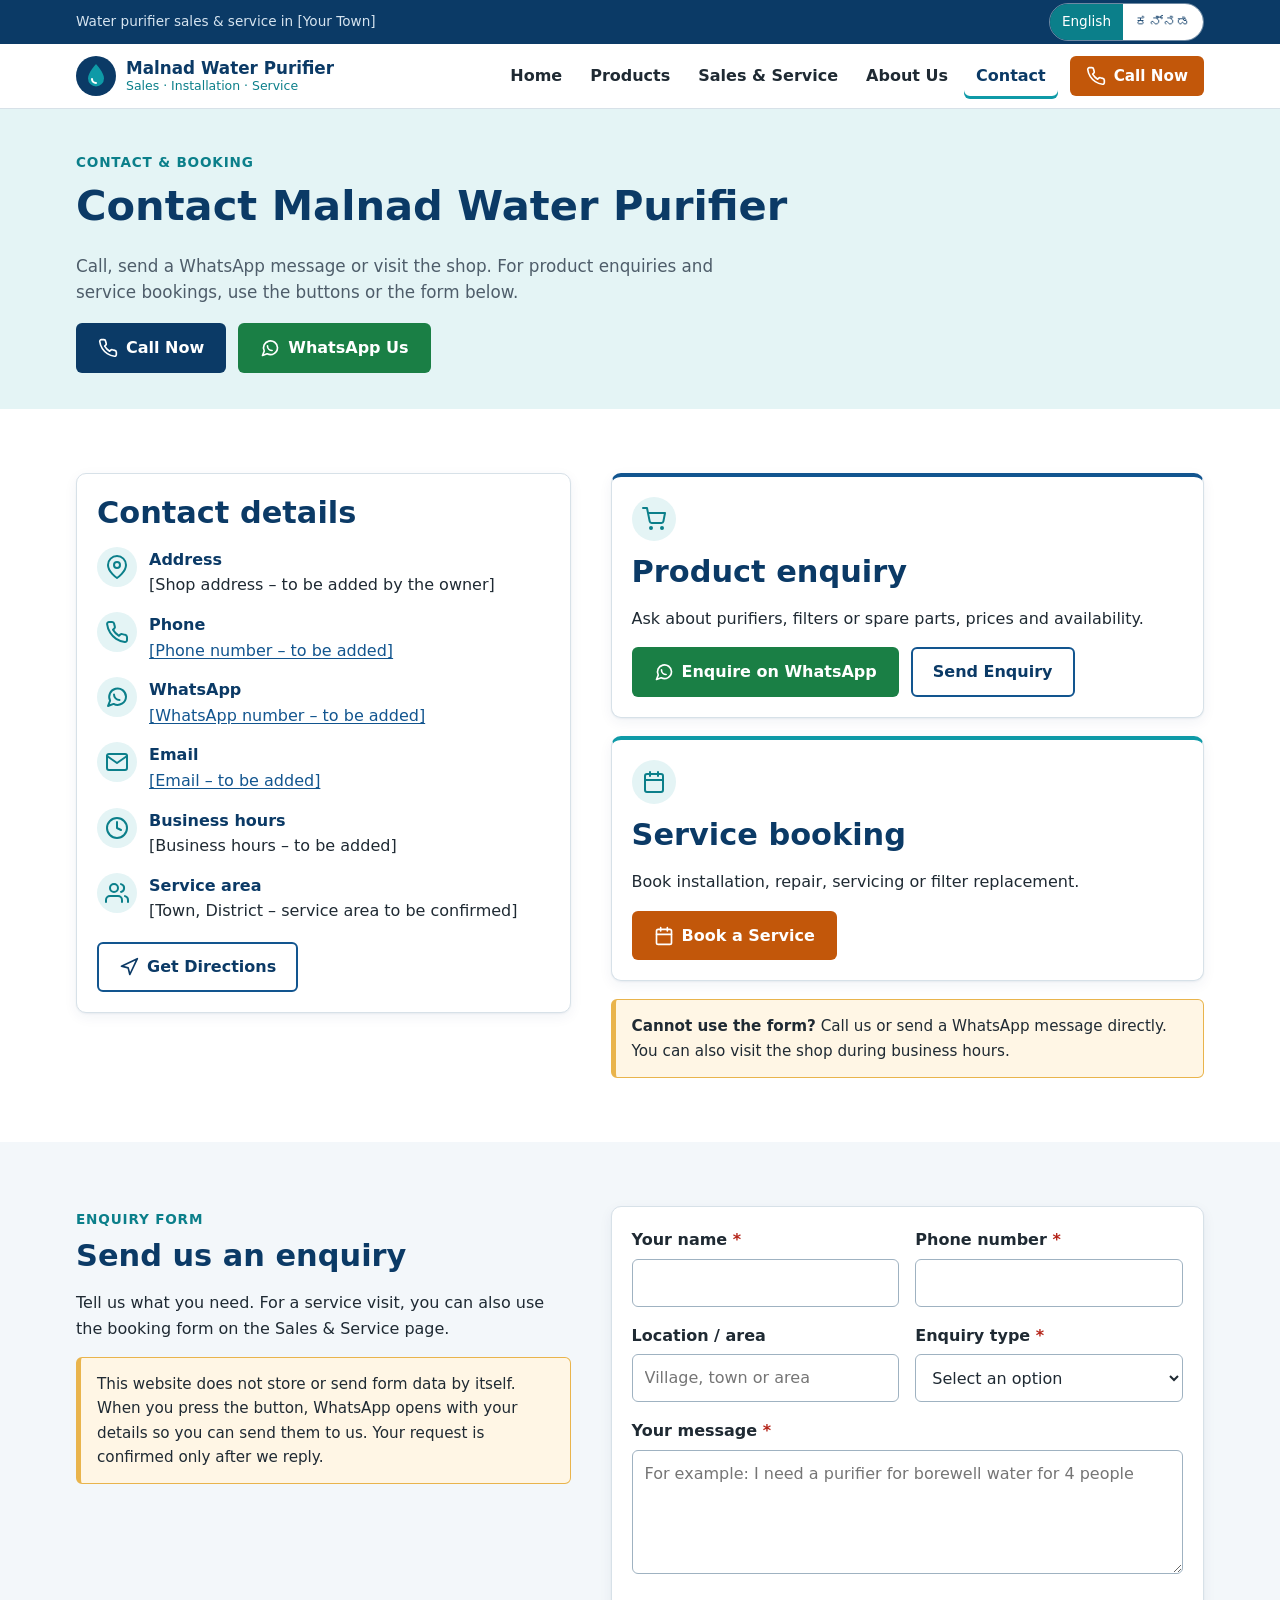
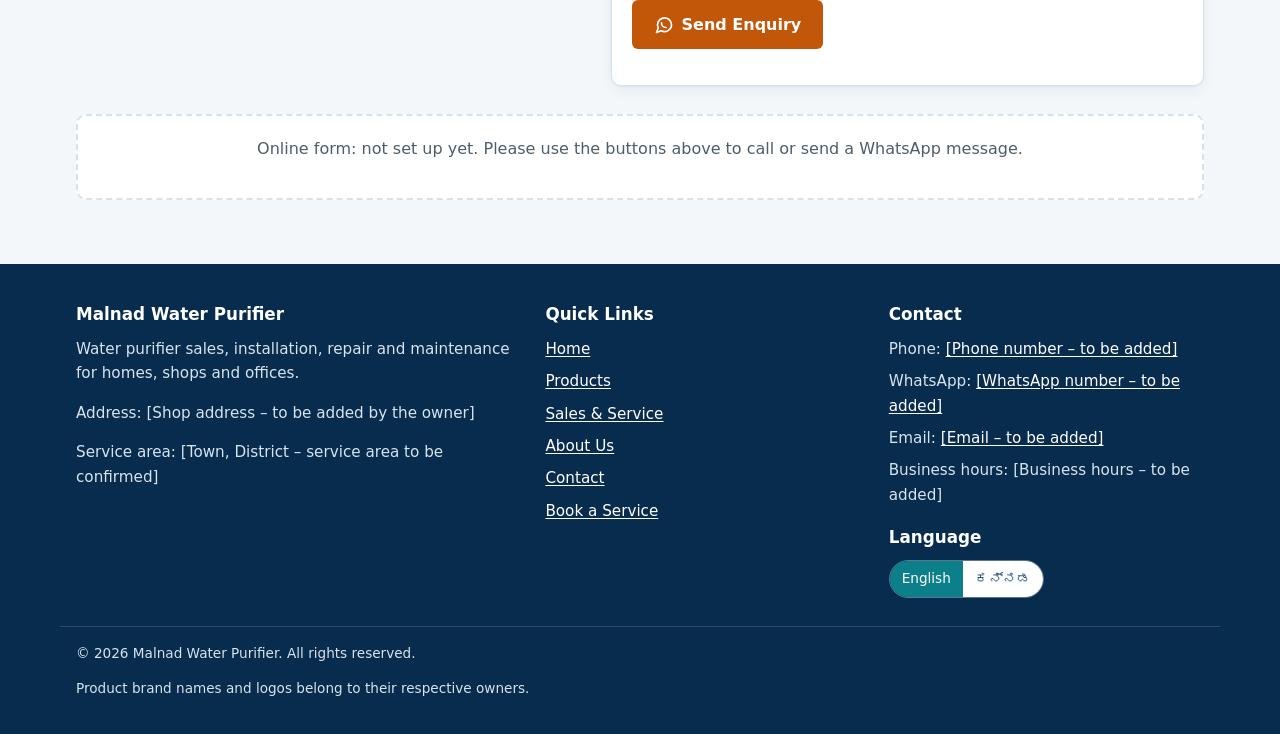
<file: malnad-water-purifier/contact.html>
<!DOCTYPE html>
<html lang="en">
<head>
  <meta charset="UTF-8">
  <meta name="viewport" content="width=device-width, initial-scale=1">
  <title data-i18n="meta_title_contact">Contact &amp; Booking | Malnad Water Purifier, [Your Town]</title>
  <meta name="description" content="Contact Malnad Water Purifier in [Your Town], [District] for water purifier enquiries and service bookings by phone, WhatsApp or the enquiry form." data-i18n-content="meta_desc_contact">
  <meta name="theme-color" content="#0b3a66">
  <!-- Optional: add the full website address once known, e.g. <link rel="canonical" href="https://www.example.com/contact.html"> -->
  <link rel="icon" href="data:image/svg+xml,%3Csvg xmlns='http://www.w3.org/2000/svg' viewBox='0 0 40 40'%3E%3Ccircle cx='20' cy='20' r='20' fill='%230b3a66'/%3E%3Cpath d='M20 8s-8 8.6-8 14.4a8 8 0 0 0 16 0C28 16.6 20 8 20 8z' fill='%230e9aa7'/%3E%3C/svg%3E">
  <link rel="stylesheet" href="styles.css">
</head>
<body>
  <a class="skip-link" href="#main" data-i18n="skip_link">Skip to main content</a>

  <header class="site-header">
    <div class="topbar">
      <div class="container topbar-inner">
        <!-- UPDATE SERVICE AREA HERE: edit "topbar_text" in translations.json -->
        <p class="topbar-text" data-i18n="topbar_text">Water purifier sales &amp; service in [Your Town]</p>
        <div class="lang-switch" role="group" aria-label="Choose language" data-i18n-aria="lang_label">
          <button type="button" data-lang="en" lang="en" aria-pressed="true">English</button>
          <button type="button" data-lang="kn" lang="kn" aria-pressed="false">ಕನ್ನಡ</button>
        </div>
      </div>
    </div>
    <div class="container header-inner">
      <a class="brand" href="index.html">
        <!-- INSERT BUSINESS LOGO HERE: replace this <svg> with
             <img class="brand-logo" src="assets/images/logo.png" alt="" width="40" height="40"> -->
        <svg class="brand-logo" viewBox="0 0 40 40" aria-hidden="true" focusable="false">
          <circle cx="20" cy="20" r="20" fill="#0b3a66"/>
          <path d="M20 8s-8 8.6-8 14.4a8 8 0 0 0 16 0C28 16.6 20 8 20 8z" fill="#0e9aa7"/>
          <path d="M16 23a4 4 0 0 0 4 4" stroke="#fff" stroke-width="2" fill="none" stroke-linecap="round"/>
        </svg>
        <span class="brand-name"><span data-i18n="brand_name">Malnad Water Purifier</span>
          <span class="brand-tag" data-i18n="brand_tagline">Sales · Installation · Service</span></span>
      </a>
      <!-- INSERT BUSINESS PHONE NUMBER HERE: set BUSINESS.phone in script.js -->
<a class="btn btn-primary btn-small header-call" href="contact.html#contact-details" data-biz-href="phone"><svg viewBox="0 0 24 24" fill="none" stroke="currentColor" stroke-width="2" stroke-linecap="round" stroke-linejoin="round" aria-hidden="true" focusable="false"><path d="M22 16.9v3a2 2 0 0 1-2.2 2 19.8 19.8 0 0 1-8.6-3.1 19.5 19.5 0 0 1-6-6A19.8 19.8 0 0 1 2.1 4.2 2 2 0 0 1 4.1 2h3a2 2 0 0 1 2 1.7c.1.9.4 1.8.7 2.7a2 2 0 0 1-.5 2.1L8 9.8a16 16 0 0 0 6 6l1.3-1.3a2 2 0 0 1 2.1-.4c.9.3 1.8.6 2.7.7a2 2 0 0 1 1.7 2z"/></svg><span data-i18n="call_now">Call Now</span></a>
      <button class="nav-toggle" type="button" aria-expanded="false" aria-controls="site-nav" aria-label="Open menu" data-i18n-aria="nav_menu"><svg viewBox="0 0 24 24" fill="none" stroke="currentColor" stroke-width="2" stroke-linecap="round" stroke-linejoin="round" aria-hidden="true" focusable="false"><path d="M3 6h18M3 12h18M3 18h18"/></svg></button>
      <nav id="site-nav" class="site-nav" aria-label="Main menu" data-i18n-aria="nav_label">
        <ul>
            <li><a href="index.html" data-i18n="nav_home">Home</a></li>
            <li><a href="products.html" data-i18n="nav_products">Products</a></li>
            <li><a href="services.html" data-i18n="nav_services">Sales &amp; Service</a></li>
            <li><a href="about.html" data-i18n="nav_about">About Us</a></li>
            <li><a href="contact.html" aria-current="page" data-i18n="nav_contact">Contact</a></li>
        </ul>
      </nav>
    </div>
  </header>

  <main id="main">

    <section class="page-hero" aria-labelledby="page-title">
      <div class="container">
        <span class="eyebrow" data-i18n="contact_eyebrow">Contact &amp; booking</span>
        <h1 id="page-title" data-i18n="contact_title">Contact Malnad Water Purifier</h1>
        <p data-i18n="contact_intro">Call, send a WhatsApp message or visit the shop. For product enquiries and service bookings, use the buttons or the form below.</p>
        <div class="btn-row">
          <!-- INSERT BUSINESS PHONE NUMBER HERE: set BUSINESS.phone in script.js -->
<a class="btn btn-blue" href="contact.html#contact-details" data-biz-href="phone"><svg viewBox="0 0 24 24" fill="none" stroke="currentColor" stroke-width="2" stroke-linecap="round" stroke-linejoin="round" aria-hidden="true" focusable="false"><path d="M22 16.9v3a2 2 0 0 1-2.2 2 19.8 19.8 0 0 1-8.6-3.1 19.5 19.5 0 0 1-6-6A19.8 19.8 0 0 1 2.1 4.2 2 2 0 0 1 4.1 2h3a2 2 0 0 1 2 1.7c.1.9.4 1.8.7 2.7a2 2 0 0 1-.5 2.1L8 9.8a16 16 0 0 0 6 6l1.3-1.3a2 2 0 0 1 2.1-.4c.9.3 1.8.6 2.7.7a2 2 0 0 1 1.7 2z"/></svg><span data-i18n="call_now">Call Now</span></a>
          <!-- INSERT WHATSAPP NUMBER AND LINK HERE: set BUSINESS.whatsapp in script.js -->
<a class="btn btn-whatsapp" href="contact.html#contact-details" data-biz-href="whatsapp"><svg viewBox="0 0 24 24" fill="none" stroke="currentColor" stroke-width="2" stroke-linecap="round" stroke-linejoin="round" aria-hidden="true" focusable="false"><path d="M21 11.5a8.4 8.4 0 0 1-12.4 7.4L3 21l2.1-5.4A8.4 8.4 0 1 1 21 11.5z"/><path d="M9 9.5c0 3 2.5 5.5 5.5 5.5"/></svg><span data-i18n="whatsapp_us">WhatsApp Us</span></a>
        </div>
      </div>
    </section>

    <section class="section" aria-labelledby="details-title">
      <div class="container layout-aside">
        <div class="card" id="contact-details">
          <h2 id="details-title" data-i18n="details_title">Contact details</h2>
          <ul class="contact-list">
            <!-- INSERT BUSINESS ADDRESS HERE: edit "value_address" in translations.json -->
            <li><span class="icon"><svg viewBox="0 0 24 24" fill="none" stroke="currentColor" stroke-width="2" stroke-linecap="round" stroke-linejoin="round" aria-hidden="true" focusable="false"><path d="M21 10c0 7-9 13-9 13S3 17 3 10a9 9 0 0 1 18 0z"/><circle cx="12" cy="10" r="3"/></svg></span><div><strong data-i18n="label_address">Address</strong><span data-i18n="value_address">[Shop address – to be added by the owner]</span></div></li>
            <!-- INSERT BUSINESS PHONE NUMBER HERE: set BUSINESS.phone in script.js -->
            <li><span class="icon"><svg viewBox="0 0 24 24" fill="none" stroke="currentColor" stroke-width="2" stroke-linecap="round" stroke-linejoin="round" aria-hidden="true" focusable="false"><path d="M22 16.9v3a2 2 0 0 1-2.2 2 19.8 19.8 0 0 1-8.6-3.1 19.5 19.5 0 0 1-6-6A19.8 19.8 0 0 1 2.1 4.2 2 2 0 0 1 4.1 2h3a2 2 0 0 1 2 1.7c.1.9.4 1.8.7 2.7a2 2 0 0 1-.5 2.1L8 9.8a16 16 0 0 0 6 6l1.3-1.3a2 2 0 0 1 2.1-.4c.9.3 1.8.6 2.7.7a2 2 0 0 1 1.7 2z"/></svg></span><div><strong data-i18n="label_phone">Phone</strong><a href="#contact-details" data-biz-href="phone"><span data-biz-text="phone" data-i18n="value_phone">[Phone number – to be added]</span></a></div></li>
            <!-- INSERT WHATSAPP NUMBER AND LINK HERE: set BUSINESS.whatsapp in script.js -->
            <li><span class="icon"><svg viewBox="0 0 24 24" fill="none" stroke="currentColor" stroke-width="2" stroke-linecap="round" stroke-linejoin="round" aria-hidden="true" focusable="false"><path d="M21 11.5a8.4 8.4 0 0 1-12.4 7.4L3 21l2.1-5.4A8.4 8.4 0 1 1 21 11.5z"/><path d="M9 9.5c0 3 2.5 5.5 5.5 5.5"/></svg></span><div><strong data-i18n="label_whatsapp">WhatsApp</strong><a href="#contact-details" data-biz-href="whatsapp"><span data-biz-text="whatsapp" data-i18n="value_whatsapp">[WhatsApp number – to be added]</span></a></div></li>
            <!-- INSERT BUSINESS EMAIL HERE: set BUSINESS.email in script.js -->
            <li><span class="icon"><svg viewBox="0 0 24 24" fill="none" stroke="currentColor" stroke-width="2" stroke-linecap="round" stroke-linejoin="round" aria-hidden="true" focusable="false"><rect x="2" y="4" width="20" height="16" rx="2"/><path d="m22 6-10 7L2 6"/></svg></span><div><strong data-i18n="label_email">Email</strong><a href="#contact-details" data-biz-href="email"><span data-biz-text="email" data-i18n="value_email">[Email – to be added]</span></a></div></li>
            <!-- INSERT BUSINESS HOURS HERE: edit "value_hours" in translations.json -->
            <li><span class="icon"><svg viewBox="0 0 24 24" fill="none" stroke="currentColor" stroke-width="2" stroke-linecap="round" stroke-linejoin="round" aria-hidden="true" focusable="false"><circle cx="12" cy="12" r="10"/><path d="M12 6v6l4 2"/></svg></span><div><strong data-i18n="label_hours">Business hours</strong><span data-i18n="value_hours">[Business hours – to be added]</span></div></li>
            <!-- UPDATE SERVICE AREA HERE: edit "value_area" in translations.json -->
            <li><span class="icon"><svg viewBox="0 0 24 24" fill="none" stroke="currentColor" stroke-width="2" stroke-linecap="round" stroke-linejoin="round" aria-hidden="true" focusable="false"><path d="M17 21v-2a4 4 0 0 0-4-4H5a4 4 0 0 0-4 4v2"/><circle cx="9" cy="7" r="4"/><path d="M23 21v-2a4 4 0 0 0-3-3.9M16 3.1a4 4 0 0 1 0 7.8"/></svg></span><div><strong data-i18n="label_area">Service area</strong><span data-i18n="value_area">[Town, District – service area to be confirmed]</span></div></li>
          </ul>
          <!-- INSERT GOOGLE MAPS DIRECTIONS LINK HERE: set BUSINESS.mapsUrl in script.js -->
          <p style="margin-top:18px"><a class="btn btn-secondary" href="#contact-details" data-biz-href="maps"><svg viewBox="0 0 24 24" fill="none" stroke="currentColor" stroke-width="2" stroke-linecap="round" stroke-linejoin="round" aria-hidden="true" focusable="false"><path d="M3 11l19-9-9 19-2-8-8-2z"/></svg><span data-i18n="get_directions">Get Directions</span></a></p>
        </div>
        <div class="grid">
          <article class="card split-card">
            <span class="icon"><svg viewBox="0 0 24 24" fill="none" stroke="currentColor" stroke-width="2" stroke-linecap="round" stroke-linejoin="round" aria-hidden="true" focusable="false"><circle cx="9" cy="21" r="1"/><circle cx="20" cy="21" r="1"/><path d="M1 1h4l2.7 13.4a2 2 0 0 0 2 1.6h9.7a2 2 0 0 0 2-1.6L23 6H6"/></svg></span>
            <h2 data-i18n="cta_product_title">Product enquiry</h2>
            <p data-i18n="cta_product_text">Ask about purifiers, filters or spare parts, prices and availability.</p>
            <div class="btn-row">
              <!-- INSERT WHATSAPP NUMBER AND LINK HERE: set BUSINESS.whatsapp in script.js -->
<a class="btn btn-whatsapp" href="contact.html#contact-details" data-biz-href="whatsapp"><svg viewBox="0 0 24 24" fill="none" stroke="currentColor" stroke-width="2" stroke-linecap="round" stroke-linejoin="round" aria-hidden="true" focusable="false"><path d="M21 11.5a8.4 8.4 0 0 1-12.4 7.4L3 21l2.1-5.4A8.4 8.4 0 1 1 21 11.5z"/><path d="M9 9.5c0 3 2.5 5.5 5.5 5.5"/></svg><span data-i18n="enquire_whatsapp">Enquire on WhatsApp</span></a>
              <a class="btn btn-secondary" href="#enquiry"><span data-i18n="enquire_form">Send Enquiry</span></a>
            </div>
          </article>
          <article class="card split-card service">
            <span class="icon"><svg viewBox="0 0 24 24" fill="none" stroke="currentColor" stroke-width="2" stroke-linecap="round" stroke-linejoin="round" aria-hidden="true" focusable="false"><rect x="3" y="4" width="18" height="18" rx="2"/><path d="M16 2v4M8 2v4M3 10h18"/></svg></span>
            <h2 data-i18n="cta_service_title">Service booking</h2>
            <p data-i18n="cta_service_text">Book installation, repair, servicing or filter replacement.</p>
            <div class="btn-row">
              <a class="btn btn-primary" href="services.html#book"><svg viewBox="0 0 24 24" fill="none" stroke="currentColor" stroke-width="2" stroke-linecap="round" stroke-linejoin="round" aria-hidden="true" focusable="false"><rect x="3" y="4" width="18" height="18" rx="2"/><path d="M16 2v4M8 2v4M3 10h18"/></svg><span data-i18n="book_service">Book a Service</span></a>
            </div>
          </article>
          <div class="notice" role="note">
            <p><strong data-i18n="fallback_title">Cannot use the form?</strong> <span data-i18n="fallback_text">Call us or send a WhatsApp message directly. You can also visit the shop during business hours.</span></p>
          </div>
        </div>
      </div>
    </section>

    <section class="section section-alt" id="enquiry" aria-labelledby="enquiry-title">
      <div class="container layout-aside">
        <div>
          <span class="eyebrow" data-i18n="enquiry_eyebrow">Enquiry form</span>
          <h2 id="enquiry-title" data-i18n="enquiry_title">Send us an enquiry</h2>
          <p data-i18n="enquiry_intro">Tell us what you need. For a service visit, you can also use the booking form on the Sales &amp; Service page.</p>
          <div class="notice" role="note">
              <p data-i18n="form_notice">This website does not store or send form data by itself. When you press the button, WhatsApp opens with your details so you can send them to us. Your request is confirmed only after we reply.</p>
            </div>
        </div>
        <div class="form-card">
          <!-- PASTE GOOGLE FORM EMBED CODE HERE: to use a Google Form, replace this <form> with the
               Google Form <iframe>, or paste it inside the "embed-slot" box below. -->
          <form class="js-enquiry" data-wa-title="wa_enquiry_title">
            <noscript><p class="notice" data-i18n="form_noscript">This form needs JavaScript. Please call or WhatsApp us instead.</p></noscript>
            <div class="form-grid two-col">
              <div class="field">
                <label for="e-name"><span data-i18n="form_name">Your name</span> <span class="req" aria-hidden="true">*</span></label>
                <input type="text" id="e-name" name="e-name" aria-describedby="e-name-error" required autocomplete="name">
                <span class="field-error" id="e-name-error" aria-live="polite"></span>
              </div>
              <div class="field">
                <label for="e-phone"><span data-i18n="form_phone">Phone number</span> <span class="req" aria-hidden="true">*</span></label>
                <input type="tel" id="e-phone" name="e-phone" aria-describedby="e-phone-error" required autocomplete="tel" inputmode="tel">
                <span class="field-error" id="e-phone-error" aria-live="polite"></span>
              </div>
              <div class="field">
                <label for="e-location"><span data-i18n="form_location">Location / area</span></label>
                <input type="text" id="e-location" name="e-location" aria-describedby="e-location-error" autocomplete="address-level2" placeholder="Village, town or area" data-i18n-placeholder="form_location_ph">
                <span class="field-error" id="e-location-error" aria-live="polite"></span>
              </div>
              <div class="field">
                <label for="e-type"><span data-i18n="form_type">Enquiry type</span> <span class="req" aria-hidden="true">*</span></label>
                <select id="e-type" name="e-type" aria-describedby="e-type-error" required><option value="" data-i18n="form_select_option">Select an option</option><option value="Product enquiry" data-i18n="type_product">Product enquiry</option><option value="Service booking" data-i18n="type_service">Service booking</option><option value="Other" data-i18n="type_other">Other</option></select>
                <span class="field-error" id="e-type-error" aria-live="polite"></span>
              </div>
              <div class="field full">
                <label for="e-message"><span data-i18n="form_message">Your message</span> <span class="req" aria-hidden="true">*</span></label>
                <textarea id="e-message" name="e-message" aria-describedby="e-message-error" required placeholder="For example: I need a purifier for borewell water for 4 people" data-i18n-placeholder="form_message_ph" rows="4"></textarea>
                <span class="field-error" id="e-message-error" aria-live="polite"></span>
              </div>
            </div>
            <div class="btn-row" style="margin-top:18px">
              <button class="btn btn-primary" type="submit"><svg viewBox="0 0 24 24" fill="none" stroke="currentColor" stroke-width="2" stroke-linecap="round" stroke-linejoin="round" aria-hidden="true" focusable="false"><path d="M21 11.5a8.4 8.4 0 0 1-12.4 7.4L3 21l2.1-5.4A8.4 8.4 0 1 1 21 11.5z"/><path d="M9 9.5c0 3 2.5 5.5 5.5 5.5"/></svg><span data-i18n="form_submit_enquiry">Send Enquiry</span></button>
            </div>
            <p class="form-status" role="status" aria-live="polite"></p>
          </form>
        </div>
      </div>
      <div class="container" style="margin-top:28px">
        <!-- PASTE GOOGLE FORM EMBED CODE HERE (optional): replace the paragraph inside this box with the
             Google Form <iframe src="https://docs.google.com/forms/d/e/.../viewform?embedded=true"></iframe> -->
        <div class="embed-slot">
          <p data-i18n="embed_placeholder">Online form: not set up yet. Please use the buttons above to call or send a WhatsApp message.</p>
        </div>
      </div>
    </section>

  </main>

  <!-- Fixed call / WhatsApp / booking bar for phones (hidden on desktop) -->
  <nav class="mobile-bar" aria-label="Quick contact" data-i18n-aria="bar_label">
    <a class="bar-call" href="contact.html#contact-details" data-biz-href="phone"><svg viewBox="0 0 24 24" fill="none" stroke="currentColor" stroke-width="2" stroke-linecap="round" stroke-linejoin="round" aria-hidden="true" focusable="false"><path d="M22 16.9v3a2 2 0 0 1-2.2 2 19.8 19.8 0 0 1-8.6-3.1 19.5 19.5 0 0 1-6-6A19.8 19.8 0 0 1 2.1 4.2 2 2 0 0 1 4.1 2h3a2 2 0 0 1 2 1.7c.1.9.4 1.8.7 2.7a2 2 0 0 1-.5 2.1L8 9.8a16 16 0 0 0 6 6l1.3-1.3a2 2 0 0 1 2.1-.4c.9.3 1.8.6 2.7.7a2 2 0 0 1 1.7 2z"/></svg><span data-i18n="bar_call">Call</span></a>
    <a class="bar-wa" href="contact.html#contact-details" data-biz-href="whatsapp"><svg viewBox="0 0 24 24" fill="none" stroke="currentColor" stroke-width="2" stroke-linecap="round" stroke-linejoin="round" aria-hidden="true" focusable="false"><path d="M21 11.5a8.4 8.4 0 0 1-12.4 7.4L3 21l2.1-5.4A8.4 8.4 0 1 1 21 11.5z"/><path d="M9 9.5c0 3 2.5 5.5 5.5 5.5"/></svg><span data-i18n="bar_whatsapp">WhatsApp</span></a>
    <a href="services.html#book"><svg viewBox="0 0 24 24" fill="none" stroke="currentColor" stroke-width="2" stroke-linecap="round" stroke-linejoin="round" aria-hidden="true" focusable="false"><rect x="3" y="4" width="18" height="18" rx="2"/><path d="M16 2v4M8 2v4M3 10h18"/></svg><span data-i18n="bar_book">Book Service</span></a>
  </nav>

  <footer class="site-footer">
    <div class="container footer-grid">
      <div>
        <h2 data-i18n="brand_name">Malnad Water Purifier</h2>
        <p data-i18n="footer_about">Water purifier sales, installation, repair and maintenance for homes, shops and offices.</p>
        <!-- INSERT BUSINESS ADDRESS HERE: edit "value_address" in translations.json -->
        <p><span data-i18n="label_address">Address</span>: <span data-i18n="value_address">[Shop address – to be added by the owner]</span></p>
        <!-- UPDATE SERVICE AREA HERE: edit "value_area" in translations.json -->
        <p><span data-i18n="label_area">Service area</span>: <span data-i18n="value_area">[Town, District – service area to be confirmed]</span></p>
      </div>
      <div>
        <h2 data-i18n="footer_links">Quick Links</h2>
        <ul>
            <li><a href="index.html" data-i18n="nav_home">Home</a></li>
            <li><a href="products.html" data-i18n="nav_products">Products</a></li>
            <li><a href="services.html" data-i18n="nav_services">Sales &amp; Service</a></li>
            <li><a href="about.html" data-i18n="nav_about">About Us</a></li>
            <li><a href="contact.html" data-i18n="nav_contact">Contact</a></li>
            <li><a href="services.html#book" data-i18n="book_service">Book a Service</a></li>
        </ul>
      </div>
      <div>
        <h2 data-i18n="footer_contact">Contact</h2>
        <ul>
          <li><span data-i18n="label_phone">Phone</span>: <a href="contact.html#contact-details" data-biz-href="phone"><span data-biz-text="phone" data-i18n="value_phone">[Phone number – to be added]</span></a></li>
          <li><span data-i18n="label_whatsapp">WhatsApp</span>: <a href="contact.html#contact-details" data-biz-href="whatsapp"><span data-biz-text="whatsapp" data-i18n="value_whatsapp">[WhatsApp number – to be added]</span></a></li>
          <li><span data-i18n="label_email">Email</span>: <a href="contact.html#contact-details" data-biz-href="email"><span data-biz-text="email" data-i18n="value_email">[Email – to be added]</span></a></li>
          <li><span data-i18n="label_hours">Business hours</span>: <span data-i18n="value_hours">[Business hours – to be added]</span></li>
        </ul>
        <h2 class="footer-lang-title" data-i18n="footer_language">Language</h2>
        <div class="lang-switch" role="group" aria-label="Choose language" data-i18n-aria="lang_label">
          <button type="button" data-lang="en" lang="en" aria-pressed="true">English</button>
          <button type="button" data-lang="kn" lang="kn" aria-pressed="false">ಕನ್ನಡ</button>
        </div>
      </div>
    </div>
    <div class="container footer-bottom">
      <p>© <span data-year>2026</span> <span data-i18n="brand_name">Malnad Water Purifier</span>. <span data-i18n="footer_rights">All rights reserved.</span></p>
      <p data-i18n="footer_brands">Product brand names and logos belong to their respective owners.</p>
    </div>
  </footer>

  <script src="script.js"></script>
</body>
</html>
</file>
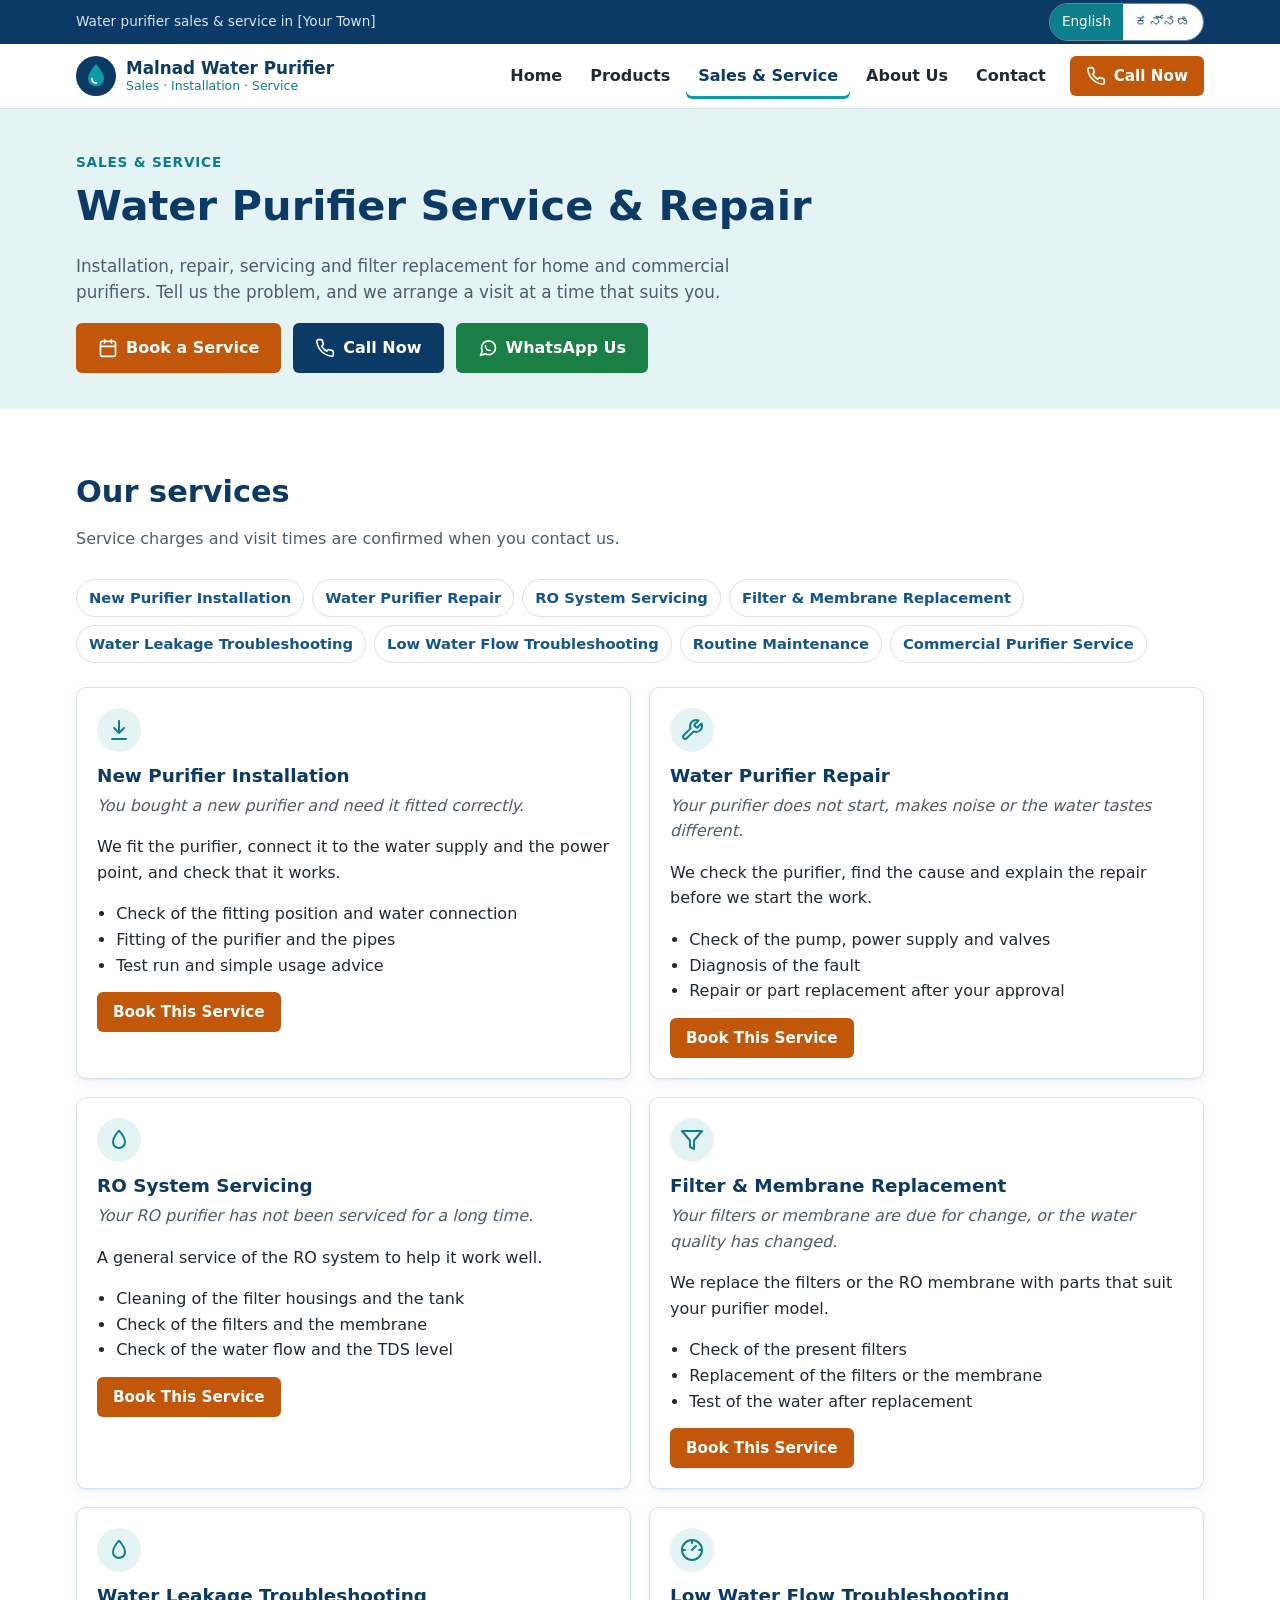
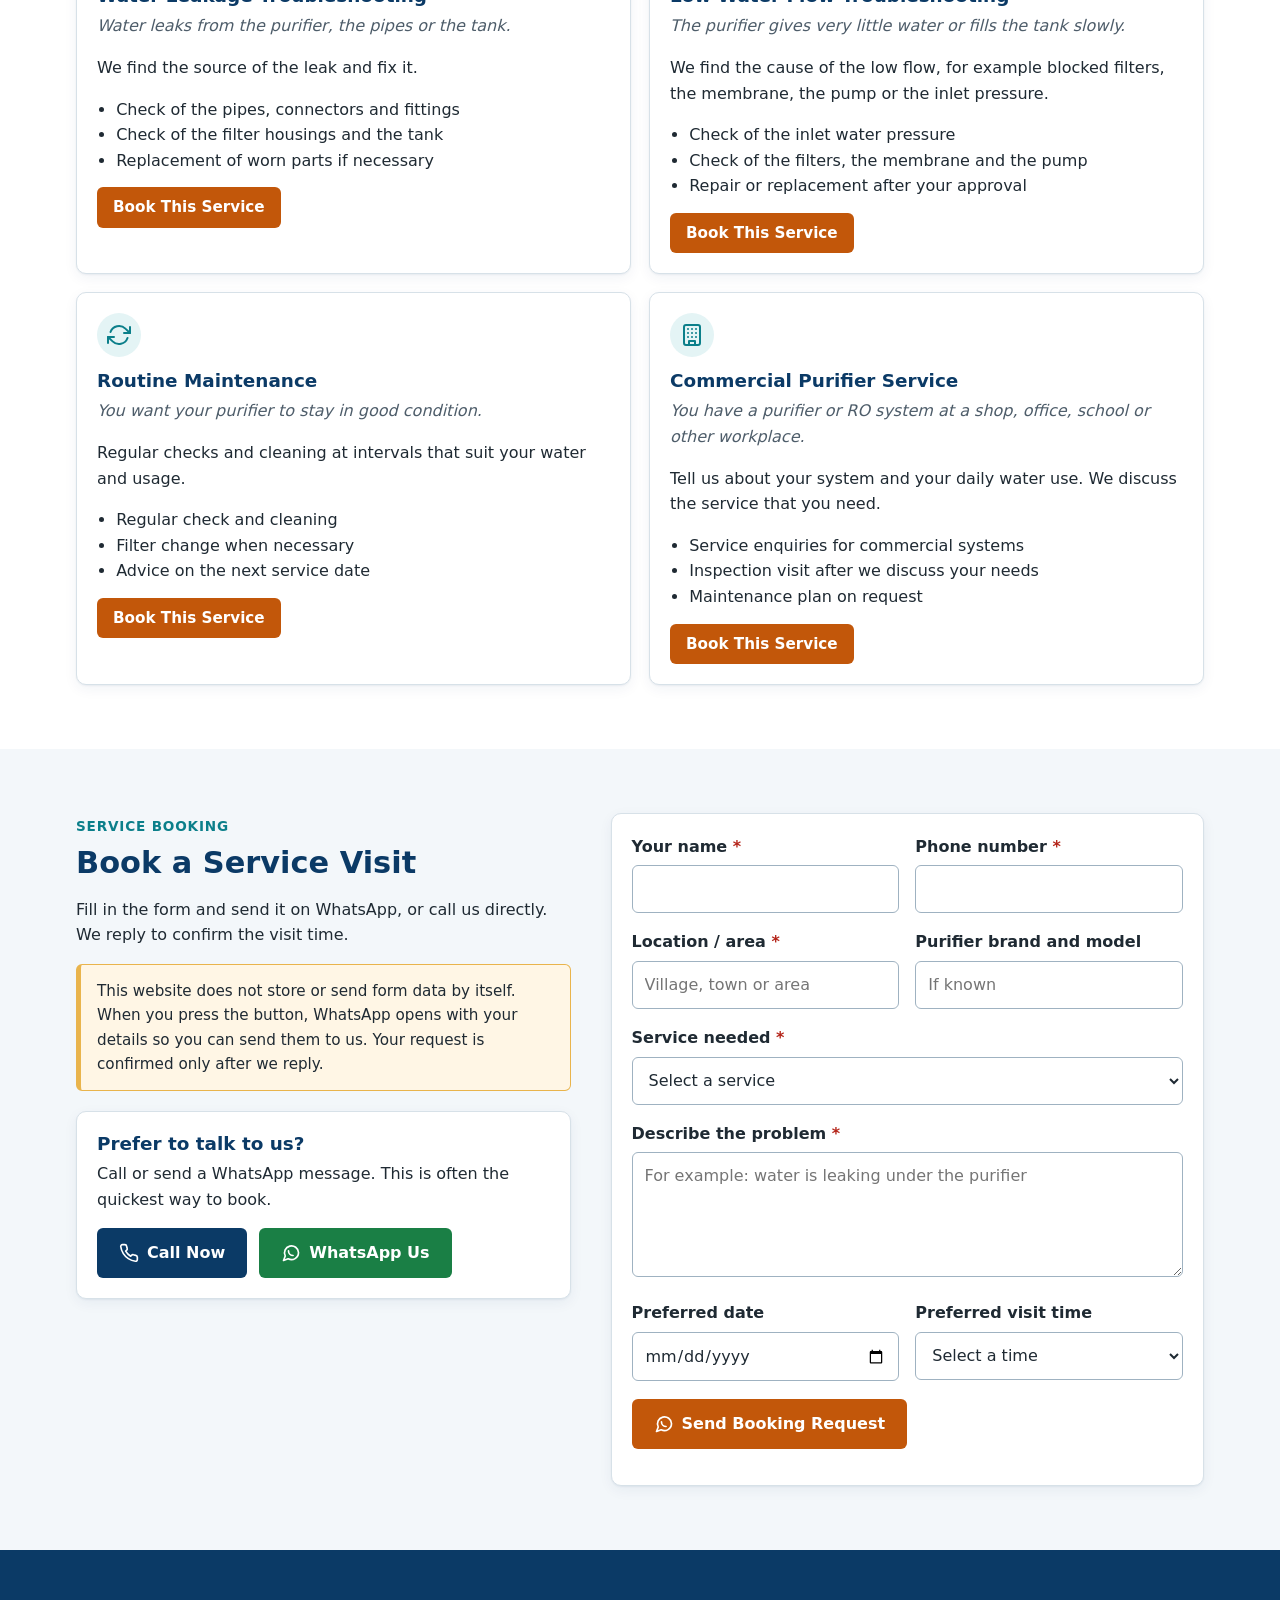
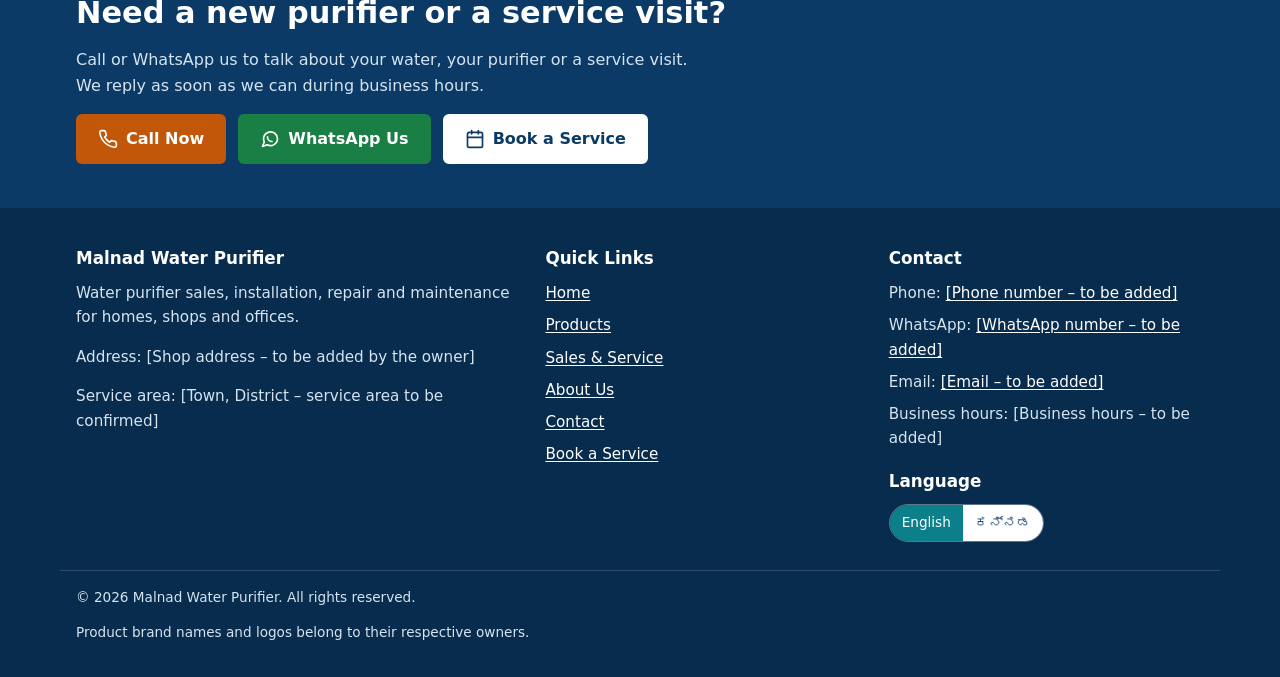
<file: malnad-water-purifier/services.html>
<!DOCTYPE html>
<html lang="en">
<head>
  <meta charset="UTF-8">
  <meta name="viewport" content="width=device-width, initial-scale=1">
  <title data-i18n="meta_title_services">Water Purifier Repair, Service &amp; Installation | Malnad Water Purifier</title>
  <meta name="description" content="Book water purifier installation, repair, RO servicing, filter and membrane replacement, leakage and low-flow troubleshooting in [Your Town], [District]." data-i18n-content="meta_desc_services">
  <meta name="theme-color" content="#0b3a66">
  <!-- Optional: add the full website address once known, e.g. <link rel="canonical" href="https://www.example.com/services.html"> -->
  <link rel="icon" href="data:image/svg+xml,%3Csvg xmlns='http://www.w3.org/2000/svg' viewBox='0 0 40 40'%3E%3Ccircle cx='20' cy='20' r='20' fill='%230b3a66'/%3E%3Cpath d='M20 8s-8 8.6-8 14.4a8 8 0 0 0 16 0C28 16.6 20 8 20 8z' fill='%230e9aa7'/%3E%3C/svg%3E">
  <link rel="stylesheet" href="styles.css">
</head>
<body>
  <a class="skip-link" href="#main" data-i18n="skip_link">Skip to main content</a>

  <header class="site-header">
    <div class="topbar">
      <div class="container topbar-inner">
        <!-- UPDATE SERVICE AREA HERE: edit "topbar_text" in translations.json -->
        <p class="topbar-text" data-i18n="topbar_text">Water purifier sales &amp; service in [Your Town]</p>
        <div class="lang-switch" role="group" aria-label="Choose language" data-i18n-aria="lang_label">
          <button type="button" data-lang="en" lang="en" aria-pressed="true">English</button>
          <button type="button" data-lang="kn" lang="kn" aria-pressed="false">ಕನ್ನಡ</button>
        </div>
      </div>
    </div>
    <div class="container header-inner">
      <a class="brand" href="index.html">
        <!-- INSERT BUSINESS LOGO HERE: replace this <svg> with
             <img class="brand-logo" src="assets/images/logo.png" alt="" width="40" height="40"> -->
        <svg class="brand-logo" viewBox="0 0 40 40" aria-hidden="true" focusable="false">
          <circle cx="20" cy="20" r="20" fill="#0b3a66"/>
          <path d="M20 8s-8 8.6-8 14.4a8 8 0 0 0 16 0C28 16.6 20 8 20 8z" fill="#0e9aa7"/>
          <path d="M16 23a4 4 0 0 0 4 4" stroke="#fff" stroke-width="2" fill="none" stroke-linecap="round"/>
        </svg>
        <span class="brand-name"><span data-i18n="brand_name">Malnad Water Purifier</span>
          <span class="brand-tag" data-i18n="brand_tagline">Sales · Installation · Service</span></span>
      </a>
      <!-- INSERT BUSINESS PHONE NUMBER HERE: set BUSINESS.phone in script.js -->
<a class="btn btn-primary btn-small header-call" href="contact.html#contact-details" data-biz-href="phone"><svg viewBox="0 0 24 24" fill="none" stroke="currentColor" stroke-width="2" stroke-linecap="round" stroke-linejoin="round" aria-hidden="true" focusable="false"><path d="M22 16.9v3a2 2 0 0 1-2.2 2 19.8 19.8 0 0 1-8.6-3.1 19.5 19.5 0 0 1-6-6A19.8 19.8 0 0 1 2.1 4.2 2 2 0 0 1 4.1 2h3a2 2 0 0 1 2 1.7c.1.9.4 1.8.7 2.7a2 2 0 0 1-.5 2.1L8 9.8a16 16 0 0 0 6 6l1.3-1.3a2 2 0 0 1 2.1-.4c.9.3 1.8.6 2.7.7a2 2 0 0 1 1.7 2z"/></svg><span data-i18n="call_now">Call Now</span></a>
      <button class="nav-toggle" type="button" aria-expanded="false" aria-controls="site-nav" aria-label="Open menu" data-i18n-aria="nav_menu"><svg viewBox="0 0 24 24" fill="none" stroke="currentColor" stroke-width="2" stroke-linecap="round" stroke-linejoin="round" aria-hidden="true" focusable="false"><path d="M3 6h18M3 12h18M3 18h18"/></svg></button>
      <nav id="site-nav" class="site-nav" aria-label="Main menu" data-i18n-aria="nav_label">
        <ul>
            <li><a href="index.html" data-i18n="nav_home">Home</a></li>
            <li><a href="products.html" data-i18n="nav_products">Products</a></li>
            <li><a href="services.html" aria-current="page" data-i18n="nav_services">Sales &amp; Service</a></li>
            <li><a href="about.html" data-i18n="nav_about">About Us</a></li>
            <li><a href="contact.html" data-i18n="nav_contact">Contact</a></li>
        </ul>
      </nav>
    </div>
  </header>

  <main id="main">

    <section class="page-hero" aria-labelledby="page-title">
      <div class="container">
        <span class="eyebrow" data-i18n="services_eyebrow">Sales &amp; Service</span>
        <h1 id="page-title" data-i18n="services_title">Water Purifier Service &amp; Repair</h1>
        <p data-i18n="services_intro">Installation, repair, servicing and filter replacement for home and commercial purifiers. Tell us the problem, and we arrange a visit at a time that suits you.</p>
        <div class="btn-row">
          <a class="btn btn-primary" href="#book"><svg viewBox="0 0 24 24" fill="none" stroke="currentColor" stroke-width="2" stroke-linecap="round" stroke-linejoin="round" aria-hidden="true" focusable="false"><rect x="3" y="4" width="18" height="18" rx="2"/><path d="M16 2v4M8 2v4M3 10h18"/></svg><span data-i18n="book_service">Book a Service</span></a>
          <!-- INSERT BUSINESS PHONE NUMBER HERE: set BUSINESS.phone in script.js -->
<a class="btn btn-blue" href="contact.html#contact-details" data-biz-href="phone"><svg viewBox="0 0 24 24" fill="none" stroke="currentColor" stroke-width="2" stroke-linecap="round" stroke-linejoin="round" aria-hidden="true" focusable="false"><path d="M22 16.9v3a2 2 0 0 1-2.2 2 19.8 19.8 0 0 1-8.6-3.1 19.5 19.5 0 0 1-6-6A19.8 19.8 0 0 1 2.1 4.2 2 2 0 0 1 4.1 2h3a2 2 0 0 1 2 1.7c.1.9.4 1.8.7 2.7a2 2 0 0 1-.5 2.1L8 9.8a16 16 0 0 0 6 6l1.3-1.3a2 2 0 0 1 2.1-.4c.9.3 1.8.6 2.7.7a2 2 0 0 1 1.7 2z"/></svg><span data-i18n="call_now">Call Now</span></a>
          <!-- INSERT WHATSAPP NUMBER AND LINK HERE: set BUSINESS.whatsapp in script.js -->
<a class="btn btn-whatsapp" href="contact.html#contact-details" data-biz-href="whatsapp"><svg viewBox="0 0 24 24" fill="none" stroke="currentColor" stroke-width="2" stroke-linecap="round" stroke-linejoin="round" aria-hidden="true" focusable="false"><path d="M21 11.5a8.4 8.4 0 0 1-12.4 7.4L3 21l2.1-5.4A8.4 8.4 0 1 1 21 11.5z"/><path d="M9 9.5c0 3 2.5 5.5 5.5 5.5"/></svg><span data-i18n="whatsapp_us">WhatsApp Us</span></a>
        </div>
      </div>
    </section>

    <section class="section" aria-labelledby="svc-list-title">
      <div class="container">
        <div class="section-head">
          <h2 id="svc-list-title" data-i18n="services_list_title">Our services</h2>
          <p data-i18n="services_charges">Service charges and visit times are confirmed when you contact us.</p>
        </div>
        <ul class="service-index" aria-label="Jump to a service" data-i18n-aria="services_jump">
          <li><a href="#svc-install" data-i18n="svc_install_title">New Purifier Installation</a></li>
          <li><a href="#svc-repair" data-i18n="svc_repair_title">Water Purifier Repair</a></li>
          <li><a href="#svc-ro" data-i18n="svc_ro_title">RO System Servicing</a></li>
          <li><a href="#svc-filter" data-i18n="svc_filter_title">Filter &amp; Membrane Replacement</a></li>
          <li><a href="#svc-leak" data-i18n="svc_leak_title">Water Leakage Troubleshooting</a></li>
          <li><a href="#svc-flow" data-i18n="svc_flow_title">Low Water Flow Troubleshooting</a></li>
          <li><a href="#svc-maint" data-i18n="svc_maint_title">Routine Maintenance</a></li>
          <li><a href="#svc-commercial" data-i18n="svc_commercial_title">Commercial Purifier Service</a></li>
        </ul>
        <!-- OWNER: keep only the services that you actually offer. Delete any <article> you do not provide,
             and also remove its <li> link above and its <option> in the booking form. -->
        <div class="service-list" style="margin-top:24px">
          <article class="card service-item" id="svc-install">
            <span class="icon"><svg viewBox="0 0 24 24" fill="none" stroke="currentColor" stroke-width="2" stroke-linecap="round" stroke-linejoin="round" aria-hidden="true" focusable="false"><path d="M12 3v12M7 10l5 5 5-5M5 21h14"/></svg></span>
            <h3 data-i18n="svc_install_title">New Purifier Installation</h3>
            <p class="problem" data-i18n="svc_install_problem">You bought a new purifier and need it fitted correctly.</p>
            <p data-i18n="svc_install_desc">We fit the purifier, connect it to the water supply and the power point, and check that it works.</p>
            <ul class="includes">
              <li data-i18n="svc_install_li1">Check of the fitting position and water connection</li>
              <li data-i18n="svc_install_li2">Fitting of the purifier and the pipes</li>
              <li data-i18n="svc_install_li3">Test run and simple usage advice</li>
            </ul>
            <a class="btn btn-primary btn-small" href="#book"><span data-i18n="book_this">Book This Service</span></a>
          </article>
          <article class="card service-item" id="svc-repair">
            <span class="icon"><svg viewBox="0 0 24 24" fill="none" stroke="currentColor" stroke-width="2" stroke-linecap="round" stroke-linejoin="round" aria-hidden="true" focusable="false"><path d="M14.7 6.3a1 1 0 0 0 0 1.4l1.6 1.6a1 1 0 0 0 1.4 0l3.8-3.8a6 6 0 0 1-7.9 7.9l-6.9 6.9a2.1 2.1 0 0 1-3-3l6.9-6.9a6 6 0 0 1 7.9-7.9l-3.8 3.8z"/></svg></span>
            <h3 data-i18n="svc_repair_title">Water Purifier Repair</h3>
            <p class="problem" data-i18n="svc_repair_problem">Your purifier does not start, makes noise or the water tastes different.</p>
            <p data-i18n="svc_repair_desc">We check the purifier, find the cause and explain the repair before we start the work.</p>
            <ul class="includes">
              <li data-i18n="svc_repair_li1">Check of the pump, power supply and valves</li>
              <li data-i18n="svc_repair_li2">Diagnosis of the fault</li>
              <li data-i18n="svc_repair_li3">Repair or part replacement after your approval</li>
            </ul>
            <a class="btn btn-primary btn-small" href="#book"><span data-i18n="book_this">Book This Service</span></a>
          </article>
          <article class="card service-item" id="svc-ro">
            <span class="icon"><svg viewBox="0 0 24 24" fill="none" stroke="currentColor" stroke-width="2" stroke-linecap="round" stroke-linejoin="round" aria-hidden="true" focusable="false"><path d="M12 2.7s-6 6.6-6 11.3a6 6 0 0 0 12 0c0-4.7-6-11.3-6-11.3z"/></svg></span>
            <h3 data-i18n="svc_ro_title">RO System Servicing</h3>
            <p class="problem" data-i18n="svc_ro_problem">Your RO purifier has not been serviced for a long time.</p>
            <p data-i18n="svc_ro_desc">A general service of the RO system to help it work well.</p>
            <ul class="includes">
              <li data-i18n="svc_ro_li1">Cleaning of the filter housings and the tank</li>
              <li data-i18n="svc_ro_li2">Check of the filters and the membrane</li>
              <li data-i18n="svc_ro_li3">Check of the water flow and the TDS level</li>
            </ul>
            <a class="btn btn-primary btn-small" href="#book"><span data-i18n="book_this">Book This Service</span></a>
          </article>
          <article class="card service-item" id="svc-filter">
            <span class="icon"><svg viewBox="0 0 24 24" fill="none" stroke="currentColor" stroke-width="2" stroke-linecap="round" stroke-linejoin="round" aria-hidden="true" focusable="false"><path d="M22 3H2l8 9.5V19l4 2v-8.5L22 3z"/></svg></span>
            <h3 data-i18n="svc_filter_title">Filter &amp; Membrane Replacement</h3>
            <p class="problem" data-i18n="svc_filter_problem">Your filters or membrane are due for change, or the water quality has changed.</p>
            <p data-i18n="svc_filter_desc">We replace the filters or the RO membrane with parts that suit your purifier model.</p>
            <ul class="includes">
              <li data-i18n="svc_filter_li1">Check of the present filters</li>
              <li data-i18n="svc_filter_li2">Replacement of the filters or the membrane</li>
              <li data-i18n="svc_filter_li3">Test of the water after replacement</li>
            </ul>
            <a class="btn btn-primary btn-small" href="#book"><span data-i18n="book_this">Book This Service</span></a>
          </article>
          <article class="card service-item" id="svc-leak">
            <span class="icon"><svg viewBox="0 0 24 24" fill="none" stroke="currentColor" stroke-width="2" stroke-linecap="round" stroke-linejoin="round" aria-hidden="true" focusable="false"><path d="M12 2.7s-6 6.6-6 11.3a6 6 0 0 0 12 0c0-4.7-6-11.3-6-11.3z"/></svg></span>
            <h3 data-i18n="svc_leak_title">Water Leakage Troubleshooting</h3>
            <p class="problem" data-i18n="svc_leak_problem">Water leaks from the purifier, the pipes or the tank.</p>
            <p data-i18n="svc_leak_desc">We find the source of the leak and fix it.</p>
            <ul class="includes">
              <li data-i18n="svc_leak_li1">Check of the pipes, connectors and fittings</li>
              <li data-i18n="svc_leak_li2">Check of the filter housings and the tank</li>
              <li data-i18n="svc_leak_li3">Replacement of worn parts if necessary</li>
            </ul>
            <a class="btn btn-primary btn-small" href="#book"><span data-i18n="book_this">Book This Service</span></a>
          </article>
          <article class="card service-item" id="svc-flow">
            <span class="icon"><svg viewBox="0 0 24 24" fill="none" stroke="currentColor" stroke-width="2" stroke-linecap="round" stroke-linejoin="round" aria-hidden="true" focusable="false"><circle cx="12" cy="12" r="10"/><path d="M12 12l4-4M12 2v3M2 12h3M19 12h3"/></svg></span>
            <h3 data-i18n="svc_flow_title">Low Water Flow Troubleshooting</h3>
            <p class="problem" data-i18n="svc_flow_problem">The purifier gives very little water or fills the tank slowly.</p>
            <p data-i18n="svc_flow_desc">We find the cause of the low flow, for example blocked filters, the membrane, the pump or the inlet pressure.</p>
            <ul class="includes">
              <li data-i18n="svc_flow_li1">Check of the inlet water pressure</li>
              <li data-i18n="svc_flow_li2">Check of the filters, the membrane and the pump</li>
              <li data-i18n="svc_flow_li3">Repair or replacement after your approval</li>
            </ul>
            <a class="btn btn-primary btn-small" href="#book"><span data-i18n="book_this">Book This Service</span></a>
          </article>
          <article class="card service-item" id="svc-maint">
            <span class="icon"><svg viewBox="0 0 24 24" fill="none" stroke="currentColor" stroke-width="2" stroke-linecap="round" stroke-linejoin="round" aria-hidden="true" focusable="false"><path d="M23 4v6h-6M1 20v-6h6"/><path d="M3.5 9a9 9 0 0 1 14.9-3.4L23 10M1 14l4.6 4.4A9 9 0 0 0 20.5 15"/></svg></span>
            <h3 data-i18n="svc_maint_title">Routine Maintenance</h3>
            <p class="problem" data-i18n="svc_maint_problem">You want your purifier to stay in good condition.</p>
            <p data-i18n="svc_maint_desc">Regular checks and cleaning at intervals that suit your water and usage.</p>
            <ul class="includes">
              <li data-i18n="svc_maint_li1">Regular check and cleaning</li>
              <li data-i18n="svc_maint_li2">Filter change when necessary</li>
              <li data-i18n="svc_maint_li3">Advice on the next service date</li>
            </ul>
            <a class="btn btn-primary btn-small" href="#book"><span data-i18n="book_this">Book This Service</span></a>
          </article>
          <article class="card service-item" id="svc-commercial">
            <span class="icon"><svg viewBox="0 0 24 24" fill="none" stroke="currentColor" stroke-width="2" stroke-linecap="round" stroke-linejoin="round" aria-hidden="true" focusable="false"><rect x="4" y="2" width="16" height="20" rx="2"/><path d="M9 22v-4h6v4M8 6h.01M12 6h.01M16 6h.01M8 10h.01M12 10h.01M16 10h.01M8 14h.01M12 14h.01M16 14h.01"/></svg></span>
            <h3 data-i18n="svc_commercial_title">Commercial Purifier Service</h3>
            <p class="problem" data-i18n="svc_commercial_problem">You have a purifier or RO system at a shop, office, school or other workplace.</p>
            <p data-i18n="svc_commercial_desc">Tell us about your system and your daily water use. We discuss the service that you need.</p>
            <ul class="includes">
              <li data-i18n="svc_commercial_li1">Service enquiries for commercial systems</li>
              <li data-i18n="svc_commercial_li2">Inspection visit after we discuss your needs</li>
              <li data-i18n="svc_commercial_li3">Maintenance plan on request</li>
            </ul>
            <a class="btn btn-primary btn-small" href="#book"><span data-i18n="book_this">Book This Service</span></a>
          </article>
        </div>
      </div>
    </section>

    <!-- Booking -->
    <section class="section section-alt" id="book" aria-labelledby="book-title">
      <div class="container layout-aside">
        <div>
          <span class="eyebrow" data-i18n="book_eyebrow">Service booking</span>
          <h2 id="book-title" data-i18n="book_title">Book a Service Visit</h2>
          <p data-i18n="book_intro">Fill in the form and send it on WhatsApp, or call us directly. We reply to confirm the visit time.</p>
          <div class="notice" role="note">
              <p data-i18n="form_notice">This website does not store or send form data by itself. When you press the button, WhatsApp opens with your details so you can send them to us. Your request is confirmed only after we reply.</p>
            </div>
          <div class="card" style="margin-top:20px">
            <h3 data-i18n="prefer_talk_title">Prefer to talk to us?</h3>
            <p data-i18n="prefer_talk_text">Call or send a WhatsApp message. This is often the quickest way to book.</p>
            <div class="btn-row">
              <!-- INSERT BUSINESS PHONE NUMBER HERE: set BUSINESS.phone in script.js -->
<a class="btn btn-blue" href="contact.html#contact-details" data-biz-href="phone"><svg viewBox="0 0 24 24" fill="none" stroke="currentColor" stroke-width="2" stroke-linecap="round" stroke-linejoin="round" aria-hidden="true" focusable="false"><path d="M22 16.9v3a2 2 0 0 1-2.2 2 19.8 19.8 0 0 1-8.6-3.1 19.5 19.5 0 0 1-6-6A19.8 19.8 0 0 1 2.1 4.2 2 2 0 0 1 4.1 2h3a2 2 0 0 1 2 1.7c.1.9.4 1.8.7 2.7a2 2 0 0 1-.5 2.1L8 9.8a16 16 0 0 0 6 6l1.3-1.3a2 2 0 0 1 2.1-.4c.9.3 1.8.6 2.7.7a2 2 0 0 1 1.7 2z"/></svg><span data-i18n="call_now">Call Now</span></a>
              <!-- INSERT WHATSAPP NUMBER AND LINK HERE: set BUSINESS.whatsapp in script.js -->
<a class="btn btn-whatsapp" href="contact.html#contact-details" data-biz-href="whatsapp"><svg viewBox="0 0 24 24" fill="none" stroke="currentColor" stroke-width="2" stroke-linecap="round" stroke-linejoin="round" aria-hidden="true" focusable="false"><path d="M21 11.5a8.4 8.4 0 0 1-12.4 7.4L3 21l2.1-5.4A8.4 8.4 0 1 1 21 11.5z"/><path d="M9 9.5c0 3 2.5 5.5 5.5 5.5"/></svg><span data-i18n="whatsapp_us">WhatsApp Us</span></a>
            </div>
          </div>
        </div>
        <div class="form-card">
          <!-- PASTE GOOGLE FORM EMBED CODE HERE: to use a Google Form instead of this form,
               replace this whole <form> with the Google Form <iframe>.
               To use another form service, put its URL in the action attribute and add method="post". -->
          <form class="js-enquiry" data-wa-title="wa_booking_title">
            <noscript><p class="notice" data-i18n="form_noscript">This form needs JavaScript. Please call or WhatsApp us instead.</p></noscript>
            <div class="form-grid two-col">
              <div class="field">
                <label for="b-name"><span data-i18n="form_name">Your name</span> <span class="req" aria-hidden="true">*</span></label>
                <input type="text" id="b-name" name="b-name" aria-describedby="b-name-error" required autocomplete="name">
                <span class="field-error" id="b-name-error" aria-live="polite"></span>
              </div>
              <div class="field">
                <label for="b-phone"><span data-i18n="form_phone">Phone number</span> <span class="req" aria-hidden="true">*</span></label>
                <input type="tel" id="b-phone" name="b-phone" aria-describedby="b-phone-error" required autocomplete="tel" inputmode="tel">
                <span class="field-error" id="b-phone-error" aria-live="polite"></span>
              </div>
              <div class="field">
                <label for="b-location"><span data-i18n="form_location">Location / area</span> <span class="req" aria-hidden="true">*</span></label>
                <input type="text" id="b-location" name="b-location" aria-describedby="b-location-error" required autocomplete="address-level2" placeholder="Village, town or area" data-i18n-placeholder="form_location_ph">
                <span class="field-error" id="b-location-error" aria-live="polite"></span>
              </div>
              <div class="field">
                <label for="b-brand"><span data-i18n="form_brand">Purifier brand and model</span></label>
                <input type="text" id="b-brand" name="b-brand" aria-describedby="b-brand-error" placeholder="If known" data-i18n-placeholder="form_brand_ph">
                <span class="field-error" id="b-brand-error" aria-live="polite"></span>
              </div>
              <div class="field full">
                <label for="b-service"><span data-i18n="form_service">Service needed</span> <span class="req" aria-hidden="true">*</span></label>
                <select id="b-service" name="b-service" aria-describedby="b-service-error" required><option value="" data-i18n="form_select">Select a service</option><option value="New Purifier Installation" data-i18n="svc_install_title">New Purifier Installation</option><option value="Water Purifier Repair" data-i18n="svc_repair_title">Water Purifier Repair</option><option value="RO System Servicing" data-i18n="svc_ro_title">RO System Servicing</option><option value="Filter and Membrane Replacement" data-i18n="svc_filter_title">Filter &amp; Membrane Replacement</option><option value="Water Leakage Troubleshooting" data-i18n="svc_leak_title">Water Leakage Troubleshooting</option><option value="Low Water Flow Troubleshooting" data-i18n="svc_flow_title">Low Water Flow Troubleshooting</option><option value="Routine Maintenance" data-i18n="svc_maint_title">Routine Maintenance</option><option value="Commercial Purifier Service" data-i18n="svc_commercial_title">Commercial Purifier Service</option><option value="Other" data-i18n="form_other">Other / not sure</option></select>
                <span class="field-error" id="b-service-error" aria-live="polite"></span>
              </div>
              <div class="field full">
                <label for="b-issue"><span data-i18n="form_issue">Describe the problem</span> <span class="req" aria-hidden="true">*</span></label>
                <textarea id="b-issue" name="b-issue" aria-describedby="b-issue-error" required placeholder="For example: water is leaking under the purifier" data-i18n-placeholder="form_issue_ph" rows="4"></textarea>
                <span class="field-error" id="b-issue-error" aria-live="polite"></span>
              </div>
              <div class="field">
                <label for="b-date"><span data-i18n="form_date">Preferred date</span></label>
                <input type="date" id="b-date" name="b-date" aria-describedby="b-date-error">
                <span class="field-error" id="b-date-error" aria-live="polite"></span>
              </div>
              <div class="field">
                <label for="b-time"><span data-i18n="form_time">Preferred visit time</span></label>
                <select id="b-time" name="b-time" aria-describedby="b-time-error"><option value="" data-i18n="form_select_time">Select a time</option><option value="Morning" data-i18n="time_morning">Morning</option><option value="Afternoon" data-i18n="time_afternoon">Afternoon</option><option value="Evening" data-i18n="time_evening">Evening</option></select>
                <span class="field-error" id="b-time-error" aria-live="polite"></span>
              </div>
            </div>
            <div class="btn-row" style="margin-top:18px">
              <button class="btn btn-primary" type="submit"><svg viewBox="0 0 24 24" fill="none" stroke="currentColor" stroke-width="2" stroke-linecap="round" stroke-linejoin="round" aria-hidden="true" focusable="false"><path d="M21 11.5a8.4 8.4 0 0 1-12.4 7.4L3 21l2.1-5.4A8.4 8.4 0 1 1 21 11.5z"/><path d="M9 9.5c0 3 2.5 5.5 5.5 5.5"/></svg><span data-i18n="form_submit_booking">Send Booking Request</span></button>
            </div>
            <p class="form-status" role="status" aria-live="polite"></p>
          </form>
        </div>
      </div>
    </section>

    <!-- Final call to action -->
    <section class="cta-band" aria-labelledby="cta-title">
      <div class="container">
        <h2 id="cta-title" data-i18n="cta_title">Need a new purifier or a service visit?</h2>
        <p data-i18n="cta_text">Call or WhatsApp us to talk about your water, your purifier or a service visit. We reply as soon as we can during business hours.</p>
        <div class="btn-row">
          <!-- INSERT BUSINESS PHONE NUMBER HERE: set BUSINESS.phone in script.js -->
<a class="btn btn-primary" href="contact.html#contact-details" data-biz-href="phone"><svg viewBox="0 0 24 24" fill="none" stroke="currentColor" stroke-width="2" stroke-linecap="round" stroke-linejoin="round" aria-hidden="true" focusable="false"><path d="M22 16.9v3a2 2 0 0 1-2.2 2 19.8 19.8 0 0 1-8.6-3.1 19.5 19.5 0 0 1-6-6A19.8 19.8 0 0 1 2.1 4.2 2 2 0 0 1 4.1 2h3a2 2 0 0 1 2 1.7c.1.9.4 1.8.7 2.7a2 2 0 0 1-.5 2.1L8 9.8a16 16 0 0 0 6 6l1.3-1.3a2 2 0 0 1 2.1-.4c.9.3 1.8.6 2.7.7a2 2 0 0 1 1.7 2z"/></svg><span data-i18n="call_now">Call Now</span></a>
          <!-- INSERT WHATSAPP NUMBER AND LINK HERE: set BUSINESS.whatsapp in script.js -->
<a class="btn btn-whatsapp" href="contact.html#contact-details" data-biz-href="whatsapp"><svg viewBox="0 0 24 24" fill="none" stroke="currentColor" stroke-width="2" stroke-linecap="round" stroke-linejoin="round" aria-hidden="true" focusable="false"><path d="M21 11.5a8.4 8.4 0 0 1-12.4 7.4L3 21l2.1-5.4A8.4 8.4 0 1 1 21 11.5z"/><path d="M9 9.5c0 3 2.5 5.5 5.5 5.5"/></svg><span data-i18n="whatsapp_us">WhatsApp Us</span></a>
          <a class="btn btn-secondary" href="services.html#book"><svg viewBox="0 0 24 24" fill="none" stroke="currentColor" stroke-width="2" stroke-linecap="round" stroke-linejoin="round" aria-hidden="true" focusable="false"><rect x="3" y="4" width="18" height="18" rx="2"/><path d="M16 2v4M8 2v4M3 10h18"/></svg><span data-i18n="book_service">Book a Service</span></a>
        </div>
      </div>
    </section>

  </main>

  <!-- Fixed call / WhatsApp / booking bar for phones (hidden on desktop) -->
  <nav class="mobile-bar" aria-label="Quick contact" data-i18n-aria="bar_label">
    <a class="bar-call" href="contact.html#contact-details" data-biz-href="phone"><svg viewBox="0 0 24 24" fill="none" stroke="currentColor" stroke-width="2" stroke-linecap="round" stroke-linejoin="round" aria-hidden="true" focusable="false"><path d="M22 16.9v3a2 2 0 0 1-2.2 2 19.8 19.8 0 0 1-8.6-3.1 19.5 19.5 0 0 1-6-6A19.8 19.8 0 0 1 2.1 4.2 2 2 0 0 1 4.1 2h3a2 2 0 0 1 2 1.7c.1.9.4 1.8.7 2.7a2 2 0 0 1-.5 2.1L8 9.8a16 16 0 0 0 6 6l1.3-1.3a2 2 0 0 1 2.1-.4c.9.3 1.8.6 2.7.7a2 2 0 0 1 1.7 2z"/></svg><span data-i18n="bar_call">Call</span></a>
    <a class="bar-wa" href="contact.html#contact-details" data-biz-href="whatsapp"><svg viewBox="0 0 24 24" fill="none" stroke="currentColor" stroke-width="2" stroke-linecap="round" stroke-linejoin="round" aria-hidden="true" focusable="false"><path d="M21 11.5a8.4 8.4 0 0 1-12.4 7.4L3 21l2.1-5.4A8.4 8.4 0 1 1 21 11.5z"/><path d="M9 9.5c0 3 2.5 5.5 5.5 5.5"/></svg><span data-i18n="bar_whatsapp">WhatsApp</span></a>
    <a href="services.html#book"><svg viewBox="0 0 24 24" fill="none" stroke="currentColor" stroke-width="2" stroke-linecap="round" stroke-linejoin="round" aria-hidden="true" focusable="false"><rect x="3" y="4" width="18" height="18" rx="2"/><path d="M16 2v4M8 2v4M3 10h18"/></svg><span data-i18n="bar_book">Book Service</span></a>
  </nav>

  <footer class="site-footer">
    <div class="container footer-grid">
      <div>
        <h2 data-i18n="brand_name">Malnad Water Purifier</h2>
        <p data-i18n="footer_about">Water purifier sales, installation, repair and maintenance for homes, shops and offices.</p>
        <!-- INSERT BUSINESS ADDRESS HERE: edit "value_address" in translations.json -->
        <p><span data-i18n="label_address">Address</span>: <span data-i18n="value_address">[Shop address – to be added by the owner]</span></p>
        <!-- UPDATE SERVICE AREA HERE: edit "value_area" in translations.json -->
        <p><span data-i18n="label_area">Service area</span>: <span data-i18n="value_area">[Town, District – service area to be confirmed]</span></p>
      </div>
      <div>
        <h2 data-i18n="footer_links">Quick Links</h2>
        <ul>
            <li><a href="index.html" data-i18n="nav_home">Home</a></li>
            <li><a href="products.html" data-i18n="nav_products">Products</a></li>
            <li><a href="services.html" data-i18n="nav_services">Sales &amp; Service</a></li>
            <li><a href="about.html" data-i18n="nav_about">About Us</a></li>
            <li><a href="contact.html" data-i18n="nav_contact">Contact</a></li>
            <li><a href="services.html#book" data-i18n="book_service">Book a Service</a></li>
        </ul>
      </div>
      <div>
        <h2 data-i18n="footer_contact">Contact</h2>
        <ul>
          <li><span data-i18n="label_phone">Phone</span>: <a href="contact.html#contact-details" data-biz-href="phone"><span data-biz-text="phone" data-i18n="value_phone">[Phone number – to be added]</span></a></li>
          <li><span data-i18n="label_whatsapp">WhatsApp</span>: <a href="contact.html#contact-details" data-biz-href="whatsapp"><span data-biz-text="whatsapp" data-i18n="value_whatsapp">[WhatsApp number – to be added]</span></a></li>
          <li><span data-i18n="label_email">Email</span>: <a href="contact.html#contact-details" data-biz-href="email"><span data-biz-text="email" data-i18n="value_email">[Email – to be added]</span></a></li>
          <li><span data-i18n="label_hours">Business hours</span>: <span data-i18n="value_hours">[Business hours – to be added]</span></li>
        </ul>
        <h2 class="footer-lang-title" data-i18n="footer_language">Language</h2>
        <div class="lang-switch" role="group" aria-label="Choose language" data-i18n-aria="lang_label">
          <button type="button" data-lang="en" lang="en" aria-pressed="true">English</button>
          <button type="button" data-lang="kn" lang="kn" aria-pressed="false">ಕನ್ನಡ</button>
        </div>
      </div>
    </div>
    <div class="container footer-bottom">
      <p>© <span data-year>2026</span> <span data-i18n="brand_name">Malnad Water Purifier</span>. <span data-i18n="footer_rights">All rights reserved.</span></p>
      <p data-i18n="footer_brands">Product brand names and logos belong to their respective owners.</p>
    </div>
  </footer>

  <script src="script.js"></script>
</body>
</html>
</file>
<file: styles.css>
/* =============================================================
   STYLES.CSS - shared stylesheet for all five pages
   -------------------------------------------------------------
   How to customise
   - Colours, fonts and spacing: edit section 1 (design tokens).
   - All pages use the same classes, so one change here updates
     the whole website.
   - Media queries sit next to the component they change.

   Contents
     1.  Design tokens
     2.  Base and reset
     3.  Accessibility helpers
     4.  Layout
     5.  Typography
     6.  Buttons and links
     7.  Image and logo placeholders
     8.  Header and navigation
     9.  Home hero
     10. Inner page hero and breadcrumb
     11. Cards, tags and fact strips
     12. Home page sections
     13. CSS-only tabs
     14. Products page
     15. About page
     16. Brands & Services page
     17. Contact page
     18. Call-to-action band
     19. Footer
     20. Mobile quick-contact bar
     21. Print
   ============================================================= */


/* =============================================================
   1. DESIGN TOKENS
   ============================================================= */
:root {
  /* Colours: neutral surfaces, dark-brown text, one terracotta accent */
  --color-bg: #f4f1ec;            /* Page background (warm neutral) */
  --color-surface: #ffffff;       /* Cards, panels, header */
  --color-surface-alt: #faf8f4;   /* Subtle alternate surface */
  --color-ink: #2a221d;           /* Main text (dark brown-charcoal) */
  --color-ink-muted: #5e544c;     /* Secondary text */
  --color-line: #e0d9cf;          /* Borders */
  --color-line-strong: #c8bdb0;   /* Stronger borders and placeholders */
  --color-accent: #a3442a;        /* Terracotta accent: buttons, highlights */
  --color-accent-dark: #83351f;   /* Accent hover */
  --color-accent-tint: #f6ebe5;   /* Light accent background */
  --color-dark: #26201c;          /* Dark bands: top bar, CTA, footer */
  --color-dark-ink: #f3eee8;      /* Text on dark bands */
  --color-dark-muted: #c4b8ad;    /* Secondary text on dark bands */
  --color-dark-accent: #f0b79f;   /* Links and focus ring on dark bands */
  --color-whatsapp: #1b7a43;      /* Darker WhatsApp green, readable with white text */
  --color-whatsapp-dark: #145c32;
  --color-focus: #a3442a;         /* Keyboard focus ring */

  /* Fonts: system fonts only, no downloads */
  --font-body: system-ui, -apple-system, "Segoe UI", Roboto, "Noto Sans", "Helvetica Neue", Arial, sans-serif;
  --font-heading: var(--font-body);
  --font-mono: ui-monospace, SFMono-Regular, Menlo, Consolas, monospace;

  /* Spacing */
  --space-xs: 0.5rem;
  --space-sm: 0.75rem;
  --space-md: 1rem;
  --space-lg: 1.5rem;
  --space-xl: 2.5rem;
  --space-2xl: 4rem;
  --section-y: 3.25rem;           /* Top and bottom padding of each section */

  /* Layout */
  --container: 1200px;
  --gutter: 1rem;                 /* Side padding (16px on phones) */
  --radius: 3px;                  /* Small radius keeps a crisp, tiled look */
  --shadow-md: 0 10px 28px -14px rgba(38, 32, 28, 0.35);
  --tab-offset: 11rem;            /* Space kept above a tab panel opened by a link */
}

@media (min-width: 900px) {
  :root {
    --section-y: 4.75rem;
    --gutter: 1.5rem;
    --tab-offset: 8rem;
  }
}


/* =============================================================
   2. BASE AND RESET
   ============================================================= */
*,
*::before,
*::after {
  box-sizing: border-box;
}

html {
  -webkit-text-size-adjust: 100%;
  text-size-adjust: 100%;
}

body {
  margin: 0;
  font-family: var(--font-body);
  font-size: 1rem;
  line-height: 1.6;
  color: var(--color-ink);
  background: var(--color-bg);
}

img {
  display: block;
  max-width: 100%;
  height: auto;
}

h1, h2, h3, h4 {
  margin: 0 0 0.5em;
  font-family: var(--font-heading);
  line-height: 1.2;
  color: var(--color-ink);
  text-wrap: balance;
}

p {
  margin: 0 0 1em;
}

ul, ol {
  margin: 0 0 1em;
  padding-left: 1.25rem;
}

address {
  font-style: normal;
}

a {
  color: var(--color-accent);
  text-underline-offset: 0.18em;
}

a:hover {
  color: var(--color-accent-dark);
}

:focus-visible {
  outline: 3px solid var(--color-focus);
  outline-offset: 3px;
}

/* Any dark band uses a lighter focus ring so it stays visible */
.on-dark {
  --color-focus: var(--color-dark-accent);
}


/* =============================================================
   3. ACCESSIBILITY HELPERS
   ============================================================= */
.visually-hidden {
  position: absolute;
  width: 1px;
  height: 1px;
  margin: -1px;
  padding: 0;
  overflow: hidden;
  clip-path: inset(50%);
  white-space: nowrap;
  border: 0;
}

.skip-link {
  position: absolute;
  top: -100px;
  left: 1rem;
  z-index: 100;
  padding: 0.75rem 1rem;
  background: var(--color-ink);
  color: #ffffff;
  font-weight: 700;
  text-decoration: none;
}

.skip-link:focus {
  top: 1rem;
  color: #ffffff;
}


/* =============================================================
   4. LAYOUT
   ============================================================= */
.container {
  width: 100%;
  max-width: var(--container);
  margin-inline: auto;
  padding-inline: var(--gutter);
}

.section {
  padding-block: var(--section-y);
}

.section--surface {
  background: var(--color-surface);
  border-block: 1px solid var(--color-line);
}

.grid {
  display: grid;
  gap: var(--space-lg);
}

@media (min-width: 600px) {
  .grid--2,
  .grid--3,
  .grid--4 {
    grid-template-columns: repeat(2, minmax(0, 1fr));
  }
}

@media (min-width: 900px) {
  .grid--3 { grid-template-columns: repeat(3, minmax(0, 1fr)); }
  .grid--4 { grid-template-columns: repeat(4, minmax(0, 1fr)); }
}

/* Two columns: text and image side by side on desktop */
.split {
  display: grid;
  gap: var(--space-xl);
  align-items: center;
}

@media (min-width: 900px) {
  .split {
    grid-template-columns: repeat(2, minmax(0, 1fr));
    gap: var(--space-2xl);
  }

  .split--reverse > :first-child {
    order: 2;
  }

  /* Align both columns to the top instead of the middle */
  .split--top {
    align-items: start;
  }
}


/* =============================================================
   5. TYPOGRAPHY
   ============================================================= */
h1 {
  font-size: clamp(2rem, 1.3rem + 3vw, 3.25rem);
  font-weight: 800;
  letter-spacing: -0.025em;
}

h2 {
  font-size: clamp(1.5rem, 1.15rem + 1.5vw, 2.25rem);
  font-weight: 800;
  letter-spacing: -0.02em;
}

h3 {
  font-size: 1.1875rem;
  font-weight: 700;
}

h4 {
  font-size: 1.0625rem;
  font-weight: 700;
}

/* Small uppercase label with a square "tile" marker */
.eyebrow {
  display: inline-flex;
  align-items: center;
  gap: 0.5rem;
  margin-bottom: 0.75rem;
  font-size: 0.75rem;
  font-weight: 700;
  letter-spacing: 0.12em;
  text-transform: uppercase;
  color: var(--color-accent);
}

.eyebrow::before {
  content: "";
  width: 0.625rem;
  height: 0.625rem;
  background: currentColor;
}

.on-dark .eyebrow {
  color: var(--color-dark-accent);
}

.lead {
  max-width: 62ch;
  font-size: clamp(1.0625rem, 1rem + 0.35vw, 1.25rem);
  color: var(--color-ink-muted);
}

.muted {
  color: var(--color-ink-muted);
}

.section-head {
  max-width: 46rem;
  margin-bottom: var(--space-xl);
}

.section-head > :last-child {
  margin-bottom: 0;
}

/* Heading on the left, link on the right */
.section-head--row {
  display: flex;
  flex-wrap: wrap;
  align-items: flex-end;
  justify-content: space-between;
  gap: var(--space-md) var(--space-xl);
  max-width: none;
}

.section-head--row > div {
  max-width: 46rem;
}

.section-head--row > div > :last-child {
  margin-bottom: 0;
}


/* =============================================================
   6. BUTTONS AND LINKS
   ============================================================= */
.btn {
  display: inline-flex;
  align-items: center;
  justify-content: center;
  min-height: 48px;
  padding: 0.75rem 1.25rem;
  font: inherit;
  font-size: 0.9375rem;
  font-weight: 700;
  line-height: 1.2;
  text-align: center;
  text-decoration: none;
  border: 2px solid transparent;
  border-radius: var(--radius);
  cursor: pointer;
}

.btn--primary { background: var(--color-accent); color: #ffffff; }
.btn--primary:hover { background: var(--color-accent-dark); color: #ffffff; }

.btn--outline { border-color: var(--color-ink); color: var(--color-ink); background: transparent; }
.btn--outline:hover { background: var(--color-ink); color: #ffffff; }

.btn--light { background: #ffffff; color: var(--color-ink); }
.btn--light:hover { background: var(--color-accent-tint); color: var(--color-ink); }

.btn--outline-light { border-color: rgba(255, 255, 255, 0.7); color: #ffffff; background: transparent; }
.btn--outline-light:hover { background: #ffffff; color: var(--color-ink); }

.btn--whatsapp { background: var(--color-whatsapp); color: #ffffff; }
.btn--whatsapp:hover { background: var(--color-whatsapp-dark); color: #ffffff; }

.btn--sm {
  min-height: 42px;
  padding: 0.5rem 0.9rem;
  font-size: 0.875rem;
}

.btn--block {
  width: 100%;
}

.btn-row {
  display: flex;
  flex-wrap: wrap;
  gap: var(--space-sm);
}

/* Text link with a small drawn chevron */
.link-arrow {
  display: inline-flex;
  align-items: center;
  gap: 0.45rem;
  font-weight: 700;
  color: var(--color-accent);
  text-decoration: none;
}

.link-arrow::after {
  content: "";
  width: 0.45em;
  height: 0.45em;
  border-top: 2px solid currentColor;
  border-right: 2px solid currentColor;
  transform: rotate(45deg);
}

.link-arrow:hover {
  text-decoration: underline;
}


/* =============================================================
   7. IMAGE AND LOGO PLACEHOLDERS
   -------------------------------------------------------------
   .ph-img draws a tile grid so empty image areas still look
   finished. Replace each one with:
     <img class="photo" src="images/your-photo.jpg" alt="...">
   .photo keeps the same 4:3 shape, so the layout does not move.
   ============================================================= */
.ph-img {
  --ph-bg: #e8e1d6;
  --ph-line: rgba(42, 34, 29, 0.09);
  --ph-size: 48px;
  position: relative;
  display: flex;
  align-items: center;
  justify-content: center;
  width: 100%;
  aspect-ratio: 4 / 3;
  overflow: hidden;
  background-color: var(--ph-bg);
  background-image:
    linear-gradient(var(--ph-line) 1px, transparent 1px),
    linear-gradient(90deg, var(--ph-line) 1px, transparent 1px);
  background-size: var(--ph-size) var(--ph-size);
  background-position: -1px -1px;
  color: var(--color-ink-muted);
}

.ph-img > span {
  max-width: 85%;
  padding: 0.3rem 0.65rem;
  font-size: 0.75rem;
  font-weight: 600;
  letter-spacing: 0.04em;
  text-align: center;
  text-transform: uppercase;
  background: rgba(255, 255, 255, 0.9);
  border: 1px solid var(--color-line);
}

.ph-img--wide { aspect-ratio: 16 / 9; }
.ph-img--tall { aspect-ratio: 4 / 5; }

/* Material variations */
.ph--marble { --ph-bg: #efece7; --ph-size: 80px; --ph-line: rgba(42, 34, 29, 0.07); }
.ph--stone  { --ph-bg: #dedad3; }
.ph--slate  { --ph-bg: #d6dcdf; --ph-line: rgba(30, 45, 55, 0.1); }
.ph--clay   { --ph-bg: #ead5c9; --ph-line: rgba(131, 53, 31, 0.12); }
.ph--mosaic { --ph-size: 22px; }
.ph--wood {
  --ph-bg: #dfcdb6;
  background-image: linear-gradient(rgba(90, 60, 30, 0.12) 1px, transparent 1px);
  background-size: 100% 26px;
}
.ph--dark { --ph-bg: #3b322c; --ph-line: rgba(255, 255, 255, 0.08); --ph-size: 64px; }
.ph--dark > span {
  background: rgba(0, 0, 0, 0.45);
  border-color: rgba(255, 255, 255, 0.2);
  color: #ffffff;
}

/* Real photos added later */
.photo {
  display: block;
  width: 100%;
  aspect-ratio: 4 / 3;
  object-fit: cover;
}

/* Brand logo placeholders */
.logo-grid {
  display: grid;
  grid-template-columns: repeat(2, minmax(0, 1fr));
  gap: var(--space-md);
  margin: 0;
  padding: 0;
  list-style: none;
}

@media (min-width: 600px) {
  .logo-grid { grid-template-columns: repeat(3, minmax(0, 1fr)); }
}

@media (min-width: 1000px) {
  .logo-grid--6 { grid-template-columns: repeat(6, minmax(0, 1fr)); }
  .logo-grid--4 { grid-template-columns: repeat(4, minmax(0, 1fr)); }
}

.logo-ph {
  display: flex;
  flex-direction: column;
  align-items: center;
  justify-content: center;
  gap: 0.15rem;
  aspect-ratio: 3 / 2;
  padding: 0.75rem;
  font-size: 0.8125rem;
  text-align: center;
  color: var(--color-ink-muted);
  background: var(--color-surface);
  border: 1px dashed var(--color-line-strong);
}

.logo-ph strong {
  font-size: 0.9375rem;
  color: var(--color-ink);
}

.brand-logo-img {
  width: auto;
  max-width: 100%;
  max-height: 56px;
  object-fit: contain;
}


/* =============================================================
   8. HEADER AND NAVIGATION
   ============================================================= */
.topbar {
  background: var(--color-dark);
  color: var(--color-dark-muted);
  font-size: 0.8125rem;
}

.topbar__inner {
  display: flex;
  flex-wrap: wrap;
  align-items: center;
  justify-content: space-between;
  gap: 0.25rem 1.25rem;
  padding-block: 0.5rem;
}

.topbar p {
  margin: 0;
}

.topbar__info {
  display: none;
}

.topbar__links {
  display: flex;
  flex-wrap: wrap;
  gap: 0.25rem 1.25rem;
}

.topbar a {
  color: var(--color-dark-ink);
  font-weight: 600;
  text-decoration: none;
}

.topbar a:hover {
  color: var(--color-dark-accent);
  text-decoration: underline;
}

@media (min-width: 700px) {
  .topbar__info { display: block; }
}

.site-header {
  background: var(--color-surface);
  border-bottom: 1px solid var(--color-line);
}

.header-main {
  display: flex;
  flex-wrap: wrap;
  align-items: center;
  justify-content: space-between;
  gap: 0.75rem 1.5rem;
  padding-top: 0.875rem;
}

/* Logo and business name */
.brand {
  display: inline-flex;
  align-items: center;
  gap: 0.75rem;
  color: var(--color-ink);
  text-decoration: none;
}

.brand:hover {
  color: var(--color-ink);
}

/* Four-tile mark used until a real logo is added */
.brand__mark {
  display: grid;
  grid-template-columns: repeat(2, 1fr);
  gap: 3px;
  flex-shrink: 0;
  width: 42px;
  height: 42px;
}

.brand__mark span:nth-child(1),
.brand__mark span:nth-child(4) { background: var(--color-accent); }
.brand__mark span:nth-child(2),
.brand__mark span:nth-child(3) { background: var(--color-ink); }

.brand__logo {
  width: 42px;
  height: 42px;
  object-fit: contain;
}

.brand__text {
  display: flex;
  flex-direction: column;
  line-height: 1.15;
}

.brand__name {
  font-size: 1.0625rem;
  font-weight: 800;
  letter-spacing: -0.01em;
}

.brand__tag {
  margin-top: 0.2rem;
  font-size: 0.6875rem;
  font-weight: 600;
  letter-spacing: 0.1em;
  text-transform: uppercase;
  color: var(--color-ink-muted);
}

/* Hidden on very small screens: the quick-contact bar (section 20) has the same links */
.header-actions {
  display: none;
  align-items: center;
  gap: 1.25rem;
}

@media (min-width: 480px) {
  .header-actions { display: flex; }
}

.header-phone {
  display: none;
  font-size: 0.9375rem;
  font-weight: 700;
  line-height: 1.25;
  color: var(--color-ink);
  text-decoration: none;
}

.header-phone small {
  display: block;
  font-size: 0.6875rem;
  font-weight: 600;
  letter-spacing: 0.08em;
  text-transform: uppercase;
  color: var(--color-ink-muted);
}

.header-phone:hover {
  color: var(--color-accent);
}

/* Main navigation: wraps onto two lines on small screens, no JavaScript needed */
.primary-nav {
  order: 3;
  width: 100%;
  border-top: 1px solid var(--color-line);
}

.primary-nav ul {
  display: flex;
  flex-wrap: wrap;
  column-gap: 0.25rem;
  margin: 0;
  padding: 0;
  list-style: none;
}

.primary-nav a {
  display: flex;
  align-items: center;
  height: 100%;
  min-height: 46px;
  padding: 0.5rem 0.625rem;
  font-size: 0.9375rem;
  font-weight: 600;
  color: var(--color-ink);
  text-decoration: none;
  border-bottom: 3px solid transparent;
}

.primary-nav a:hover {
  color: var(--color-accent);
  border-bottom-color: var(--color-line-strong);
}

/* Current page: add aria-current="page" to the link in each file */
.primary-nav a[aria-current="page"] {
  color: var(--color-accent);
  border-bottom-color: var(--color-accent);
}

@media (min-width: 1080px) {
  .header-main {
    flex-wrap: nowrap;
    align-items: stretch;
    padding-top: 0;
  }

  .brand,
  .header-actions {
    align-self: center;
    padding-block: 1rem;
  }

  .primary-nav {
    order: 0;
    width: auto;
    border-top: 0;
  }

  .primary-nav ul {
    height: 100%;
  }

  .primary-nav a {
    padding: 0 0.75rem;
    border-top: 3px solid transparent;
  }

  .header-phone {
    display: block;
  }
}


/* =============================================================
   9. HOME HERO
   ============================================================= */
.hero {
  padding-block: 2.5rem 3.5rem;
  border-bottom: 1px solid var(--color-line);
}

.hero__grid {
  display: grid;
  gap: var(--space-xl);
  align-items: center;
}

.hero h1 {
  margin-bottom: 1rem;
}

.hero__lead {
  max-width: 36rem;
  margin-bottom: 1.75rem;
  font-size: 1.125rem;
  color: var(--color-ink-muted);
}

.hero__points {
  display: flex;
  flex-wrap: wrap;
  gap: 0.5rem 1.5rem;
  margin: 2rem 0 0;
  padding: 0;
  list-style: none;
  font-size: 0.9375rem;
  font-weight: 600;
}

.hero__points li {
  display: flex;
  align-items: center;
  gap: 0.5rem;
}

.hero__points li::before {
  content: "";
  width: 0.5rem;
  height: 0.5rem;
  background: var(--color-accent);
}

.hero__media {
  position: relative;
}

.hero__visit {
  position: relative;
  margin: -2.5rem 1rem 0;
  padding: 1rem 1.25rem;
  font-size: 0.9375rem;
  background: var(--color-surface);
  border: 1px solid var(--color-line);
  border-left: 4px solid var(--color-accent);
  box-shadow: var(--shadow-md);
}

.hero__visit-title {
  margin-bottom: 0.25rem;
  font-weight: 800;
}

.hero__visit address {
  margin-bottom: 0.5rem;
  color: var(--color-ink-muted);
}

@media (min-width: 900px) {
  .hero {
    padding-block: 4rem 5rem;
  }

  .hero__grid {
    grid-template-columns: minmax(0, 1.05fr) minmax(0, 1fr);
    gap: var(--space-2xl);
  }

  .hero__visit {
    position: absolute;
    bottom: -1.75rem;
    left: -2rem;
    max-width: 19rem;
    margin: 0;
  }
}


/* =============================================================
   10. INNER PAGE HERO AND BREADCRUMB
   ============================================================= */
.page-hero {
  position: relative;
  overflow: hidden;
  padding-block: 2rem 2.5rem;
  background: var(--color-surface);
  border-bottom: 1px solid var(--color-line);
}

/* Tile pattern on the right side (desktop only) */
.page-hero::after {
  content: "";
  position: absolute;
  top: 0;
  right: 0;
  bottom: 0;
  display: none;
  width: min(32%, 420px);
  border-left: 1px solid var(--color-line);
  background-color: var(--hero-tile-bg, #ece6dc);
  background-image:
    linear-gradient(var(--hero-tile-line, rgba(42, 34, 29, 0.1)) 1px, transparent 1px),
    linear-gradient(90deg, var(--hero-tile-line, rgba(42, 34, 29, 0.1)) 1px, transparent 1px);
  background-size: var(--hero-tile-size, 56px) var(--hero-tile-size, 56px);
  background-position: -1px -1px;
}

.page-hero__content {
  position: relative;
  z-index: 1;
  max-width: 40rem;
}

.page-hero__content > :last-child {
  margin-bottom: 0;
}

.page-hero h1 {
  margin-bottom: 0.75rem;
}

/* A different material pattern for each page */
.page-hero--products { --hero-tile-bg: #ece6dc; --hero-tile-size: 72px; }
.page-hero--about    { --hero-tile-bg: #e2d2bd; }
.page-hero--about::after {
  background-image: linear-gradient(rgba(90, 60, 30, 0.13) 1px, transparent 1px);
  background-size: 100% 34px;
}
.page-hero--brands   { --hero-tile-bg: #d9dfe2; --hero-tile-line: rgba(30, 45, 55, 0.12); --hero-tile-size: 40px; }
.page-hero--contact  { --hero-tile-bg: #ead6cb; --hero-tile-line: rgba(131, 53, 31, 0.14); }

@media (min-width: 900px) {
  .page-hero {
    padding-block: 3rem 3.5rem;
  }
}

@media (min-width: 1100px) {
  .page-hero::after {
    display: block;
  }
}

.breadcrumb ol {
  display: flex;
  flex-wrap: wrap;
  gap: 0.25rem;
  margin: 0 0 1.25rem;
  padding: 0;
  list-style: none;
  font-size: 0.875rem;
  color: var(--color-ink-muted);
}

.breadcrumb li + li::before {
  content: "/";
  margin-right: 0.25rem;
  color: var(--color-line-strong);
}

.breadcrumb a {
  color: var(--color-ink-muted);
}

.breadcrumb [aria-current="page"] {
  font-weight: 600;
  color: var(--color-ink);
}

/* Availability notice (Products page) */
.notice {
  display: flex;
  flex-wrap: wrap;
  align-items: center;
  justify-content: space-between;
  gap: var(--space-sm) var(--space-lg);
  margin-top: var(--space-lg);
  padding: 1rem 1.25rem;
  background: var(--color-accent-tint);
  border-left: 4px solid var(--color-accent);
}

.notice p {
  margin: 0;
  font-weight: 600;
}


/* =============================================================
   11. CARDS, TAGS AND FACT STRIPS
   ============================================================= */
.card {
  display: flex;
  flex-direction: column;
  overflow: hidden;
  background: var(--color-surface);
  border: 1px solid var(--color-line);
  border-radius: var(--radius);
}

.card__body {
  display: flex;
  flex: 1;
  flex-direction: column;
  padding: 1.25rem 1.25rem 1.5rem;
}

.card__body > :last-child {
  margin-bottom: 0;
}

.card__body .link-arrow {
  margin-top: auto;
}

.card h3 {
  margin-bottom: 0.4rem;
}

.card p {
  font-size: 0.9375rem;
  color: var(--color-ink-muted);
}

.card--hover:hover,
.card--hover:focus-within {
  border-color: var(--color-line-strong);
  box-shadow: var(--shadow-md);
}

.tag-list {
  display: flex;
  flex-wrap: wrap;
  gap: 0.375rem;
  margin: 0 0 1.25rem;
  padding: 0;
  list-style: none;
}

.tag {
  padding: 0.2rem 0.55rem;
  font-size: 0.75rem;
  font-weight: 600;
  color: var(--color-ink-muted);
  background: var(--color-surface-alt);
  border: 1px solid var(--color-line);
}

/* Key figures. The 1px gap shows the line colour as a grout line. */
.facts {
  display: grid;
  grid-template-columns: repeat(2, minmax(0, 1fr));
  gap: 1px;
  margin: 1.5rem 0;
  background: var(--color-line);
  border: 1px solid var(--color-line);
}

.facts > div {
  display: flex;
  flex-direction: column-reverse;
  justify-content: flex-end;
  padding: 1rem 1.25rem;
  background: var(--color-surface);
}

.facts dt {
  font-size: 0.8125rem;
  color: var(--color-ink-muted);
}

.facts dd {
  margin: 0 0 0.15rem;
  font-size: 1.625rem;
  font-weight: 800;
  line-height: 1.15;
  color: var(--color-accent);
}

@media (min-width: 900px) {
  .facts--4 { grid-template-columns: repeat(4, minmax(0, 1fr)); }
  .facts--4 > div { padding: 1.5rem; }
}


/* =============================================================
   12. HOME PAGE SECTIONS
   ============================================================= */

/* Featured categories: Tiles is the large card */
.category-grid {
  display: grid;
  gap: var(--space-md);
}

@media (min-width: 600px) {
  .category-grid {
    grid-template-columns: repeat(2, minmax(0, 1fr));
  }

  .category-card--feature {
    grid-column: 1 / -1;
    flex-direction: row;
  }

  .category-card--feature .ph-img {
    flex: 0 0 48%;
    aspect-ratio: auto;
    min-height: 260px;
  }
}

@media (min-width: 1000px) {
  .category-grid {
    grid-template-columns: minmax(0, 1.25fr) repeat(2, minmax(0, 1fr));
  }

  .category-card--feature {
    grid-column: 1;
    grid-row: 1 / span 2;
    flex-direction: column;
  }

  .category-card--feature .ph-img {
    flex: 1 1 auto;
    min-height: 300px;
  }

  .category-card--feature h3 {
    font-size: 1.5rem;
  }
}

/* Why choose us: numbered tiles joined by grout lines */
.reasons {
  display: grid;
  gap: 1px;
  margin: 0;
  padding: 0;
  list-style: none;
  counter-reset: reason;
  background: var(--color-line);
  border: 1px solid var(--color-line);
}

.reasons li {
  padding: 1.5rem;
  background: var(--color-surface);
  counter-increment: reason;
}

.reasons li::before {
  content: counter(reason, decimal-leading-zero);
  display: block;
  width: 2.5rem;
  margin-bottom: 0.875rem;
  padding-bottom: 0.5rem;
  font-size: 0.875rem;
  font-weight: 800;
  letter-spacing: 0.08em;
  color: var(--color-accent);
  border-bottom: 2px solid var(--color-accent);
}

.reasons h3 {
  font-size: 1.0625rem;
}

.reasons p {
  margin: 0;
  font-size: 0.9375rem;
  color: var(--color-ink-muted);
}

@media (min-width: 600px) and (max-width: 999px) {
  .reasons { grid-template-columns: repeat(2, minmax(0, 1fr)); }
  .reasons li:last-child:nth-child(odd) { grid-column: 1 / -1; }
}

@media (min-width: 1000px) {
  .reasons { grid-template-columns: repeat(5, minmax(0, 1fr)); }
}


/* =============================================================
   13. CSS-ONLY TABS
   -------------------------------------------------------------
   Markup order inside .tabs (keep exactly this order):
     1. One <input class="tab-input" type="radio"> per tab
     2. <div class="tab-list"> with one <label class="tab-label"> per tab
     3. <div class="tab-panels"> with one .tab-panel per tab
   The 1st input controls the 1st label and the 1st panel, and so
   on. Up to 6 tabs are supported.

   Which panel shows:
     a. The visitor picked a tab: its panel shows.
     b. Nothing picked yet: a link such as products.html#plumbing
        opens that panel (:target).
     c. Nothing picked and no link target: the first panel shows.

   Keyboard: Tab moves to the tab group, arrow keys change tabs.
   The focus ring is drawn on the matching label.

   Fallback: in browsers without :has() support, or with CSS
   turned off, every panel shows one after another, so no
   content is ever hidden.
   ============================================================= */
.tab-input,
.tab-list {
  display: none;
}

.tab-panel + .tab-panel {
  margin-top: var(--space-xl);
  padding-top: var(--space-xl);
  border-top: 1px solid var(--color-line);
}

@supports selector(:has(*)) {
  .tabs {
    position: relative;
  }

  .tab-input {
    display: block;
    position: absolute;
    top: 0;
    left: 0;
    width: 1px;
    height: 1px;
    margin: 0;
    overflow: hidden;
    opacity: 0;
    clip-path: inset(50%);
  }

  .tab-list {
    display: flex;
    flex-wrap: wrap;
    gap: 0.5rem;
    padding-bottom: var(--space-lg);
    border-bottom: 1px solid var(--color-line);
  }

  .tab-hint {
    flex-basis: 100%;
    margin: 0 0 0.25rem;
    font-size: 0.75rem;
    font-weight: 700;
    letter-spacing: 0.12em;
    text-transform: uppercase;
    color: var(--color-ink-muted);
  }

  .tab-label {
    display: inline-flex;
    align-items: center;
    min-height: 46px;
    padding: 0.625rem 1.125rem;
    font-size: 0.9375rem;
    font-weight: 700;
    color: var(--color-ink);
    background: var(--color-surface);
    border: 1px solid var(--color-line-strong);
    border-radius: var(--radius);
    cursor: pointer;
    user-select: none;
  }

  .tab-label:hover {
    border-color: var(--color-ink);
  }

  .tab-panel {
    display: none;
    padding-top: var(--space-lg);
    scroll-margin-top: var(--tab-offset);
  }

  .tab-panel + .tab-panel {
    margin-top: 0;
    padding-top: var(--space-lg);
    border-top: 0;
  }

  /* a. Panel for the checked tab */
  .tab-input:nth-of-type(1):checked ~ .tab-panels > .tab-panel:nth-child(1),
  .tab-input:nth-of-type(2):checked ~ .tab-panels > .tab-panel:nth-child(2),
  .tab-input:nth-of-type(3):checked ~ .tab-panels > .tab-panel:nth-child(3),
  .tab-input:nth-of-type(4):checked ~ .tab-panels > .tab-panel:nth-child(4),
  .tab-input:nth-of-type(5):checked ~ .tab-panels > .tab-panel:nth-child(5),
  .tab-input:nth-of-type(6):checked ~ .tab-panels > .tab-panel:nth-child(6),
  /* b. Nothing checked: panel named in the link */
  .tabs:not(:has(> .tab-input:checked)) > .tab-panels > .tab-panel:target,
  /* c. Nothing checked, no link target: first panel */
  .tabs:not(:has(> .tab-input:checked, > .tab-panels > .tab-panel:target)) > .tab-panels > .tab-panel:first-child {
    display: block;
  }

  /* Active label, for the same three cases */
  .tab-input:nth-of-type(1):checked ~ .tab-list > .tab-label:nth-of-type(1),
  .tab-input:nth-of-type(2):checked ~ .tab-list > .tab-label:nth-of-type(2),
  .tab-input:nth-of-type(3):checked ~ .tab-list > .tab-label:nth-of-type(3),
  .tab-input:nth-of-type(4):checked ~ .tab-list > .tab-label:nth-of-type(4),
  .tab-input:nth-of-type(5):checked ~ .tab-list > .tab-label:nth-of-type(5),
  .tab-input:nth-of-type(6):checked ~ .tab-list > .tab-label:nth-of-type(6),
  .tabs:not(:has(> .tab-input:checked)):has(> .tab-panels > .tab-panel:nth-child(1):target) > .tab-list > .tab-label:nth-of-type(1),
  .tabs:not(:has(> .tab-input:checked)):has(> .tab-panels > .tab-panel:nth-child(2):target) > .tab-list > .tab-label:nth-of-type(2),
  .tabs:not(:has(> .tab-input:checked)):has(> .tab-panels > .tab-panel:nth-child(3):target) > .tab-list > .tab-label:nth-of-type(3),
  .tabs:not(:has(> .tab-input:checked)):has(> .tab-panels > .tab-panel:nth-child(4):target) > .tab-list > .tab-label:nth-of-type(4),
  .tabs:not(:has(> .tab-input:checked)):has(> .tab-panels > .tab-panel:nth-child(5):target) > .tab-list > .tab-label:nth-of-type(5),
  .tabs:not(:has(> .tab-input:checked)):has(> .tab-panels > .tab-panel:nth-child(6):target) > .tab-list > .tab-label:nth-of-type(6),
  .tabs:not(:has(> .tab-input:checked, > .tab-panels > .tab-panel:target)) > .tab-list > .tab-label:nth-of-type(1) {
    color: #ffffff;
    background: var(--color-ink);
    border-color: var(--color-ink);
  }

  /* Keyboard focus ring on the matching label */
  .tab-input:nth-of-type(1):focus-visible ~ .tab-list > .tab-label:nth-of-type(1),
  .tab-input:nth-of-type(2):focus-visible ~ .tab-list > .tab-label:nth-of-type(2),
  .tab-input:nth-of-type(3):focus-visible ~ .tab-list > .tab-label:nth-of-type(3),
  .tab-input:nth-of-type(4):focus-visible ~ .tab-list > .tab-label:nth-of-type(4),
  .tab-input:nth-of-type(5):focus-visible ~ .tab-list > .tab-label:nth-of-type(5),
  .tab-input:nth-of-type(6):focus-visible ~ .tab-list > .tab-label:nth-of-type(6) {
    outline: 3px solid var(--color-focus);
    outline-offset: 3px;
  }
}


/* =============================================================
   14. PRODUCTS PAGE
   ============================================================= */
.panel-head {
  display: grid;
  gap: var(--space-md) var(--space-xl);
  margin-bottom: var(--space-lg);
}

.panel-head h3 {
  font-size: clamp(1.5rem, 1.25rem + 1vw, 1.875rem);
  font-weight: 800;
  letter-spacing: -0.015em;
}

.panel-head p {
  max-width: 60ch;
}

.panel-meta {
  display: flex;
  flex-wrap: wrap;
  gap: 0.25rem 1.5rem;
  margin: 0;
  padding: 0;
  list-style: none;
  font-size: 0.875rem;
  color: var(--color-ink-muted);
}

.panel-meta strong {
  color: var(--color-ink);
}

@media (min-width: 900px) {
  .panel-head {
    grid-template-columns: minmax(0, 1fr) auto;
    align-items: end;
  }
}

.product-grid {
  display: grid;
  gap: var(--space-md);
}

@media (min-width: 560px) {
  .product-grid { grid-template-columns: repeat(2, minmax(0, 1fr)); }
}

@media (min-width: 1000px) {
  .product-grid { grid-template-columns: repeat(3, minmax(0, 1fr)); }
}

.product h4 {
  margin-bottom: 0.35rem;
}

.product .card__body > p {
  margin-bottom: 1rem;
}

/* Specification rows: label on the left, value on the right */
.specs {
  margin: 0 0 1.25rem;
  font-size: 0.875rem;
  border-top: 1px solid var(--color-line);
}

.specs > div {
  display: grid;
  grid-template-columns: 5.25rem minmax(0, 1fr);
  gap: 0.75rem;
  padding: 0.45rem 0;
  border-bottom: 1px solid var(--color-line);
}

.specs dt {
  font-weight: 600;
  color: var(--color-ink-muted);
}

.specs dd {
  margin: 0;
}

.price {
  font-weight: 700;
  color: var(--color-accent);
}

.panel-foot {
  display: flex;
  flex-wrap: wrap;
  align-items: center;
  justify-content: space-between;
  gap: 0.5rem 1.5rem;
  margin-top: var(--space-lg);
  padding: 1rem 1.25rem;
  background: var(--color-surface);
  border: 1px solid var(--color-line);
  border-left: 4px solid var(--color-accent);
}

.panel-foot p {
  margin: 0;
  font-weight: 600;
}

/* Buying tips */
.tip {
  padding-top: 1rem;
  border-top: 3px solid var(--color-ink);
}

.tip h3 {
  font-size: 1.0625rem;
}

.tip p {
  margin: 0;
  font-size: 0.9375rem;
  color: var(--color-ink-muted);
}


/* =============================================================
   15. ABOUT PAGE
   ============================================================= */
.statement {
  margin: 0 0 1rem;
  padding-left: 1.25rem;
  font-size: clamp(1.25rem, 1.05rem + 0.9vw, 1.625rem);
  font-weight: 600;
  line-height: 1.45;
  letter-spacing: -0.01em;
  border-left: 4px solid var(--color-accent);
}

/* Numbered steps joined by a vertical line */
.steps {
  margin: 0;
  padding: 0;
  list-style: none;
  counter-reset: step;
}

.steps li {
  position: relative;
  padding: 0 0 1.5rem 3.5rem;
  counter-increment: step;
}

.steps li::before {
  content: counter(step);
  position: absolute;
  top: 0;
  left: 0;
  display: grid;
  place-items: center;
  width: 2.25rem;
  height: 2.25rem;
  font-size: 0.9375rem;
  font-weight: 800;
  color: #ffffff;
  background: var(--color-ink);
}

.steps li::after {
  content: "";
  position: absolute;
  top: 2.25rem;
  bottom: 0;
  left: calc(1.125rem - 1px);
  width: 2px;
  background: var(--color-line);
}

.steps li:last-child {
  padding-bottom: 0;
}

.steps li:last-child::after {
  display: none;
}

.steps h4 {
  margin-bottom: 0.25rem;
  padding-top: 0.3rem;
}

.steps p {
  margin: 0;
  font-size: 0.9375rem;
  color: var(--color-ink-muted);
}

/* Checklist with square "tile" bullets */
.checklist {
  display: grid;
  gap: 0.625rem;
  margin: 0 0 1.25rem;
  padding: 0;
  list-style: none;
}

.checklist li {
  position: relative;
  padding-left: 1.75rem;
}

.checklist li::before {
  content: "";
  position: absolute;
  top: 0.38em;
  left: 0;
  width: 0.875rem;
  height: 0.875rem;
  border: 2px solid var(--color-accent);
  background: linear-gradient(var(--color-accent), var(--color-accent)) center / 0.35rem 0.35rem no-repeat;
}

/* Strength blocks */
.info-block {
  padding: 1.5rem;
  background: var(--color-surface);
  border: 1px solid var(--color-line);
  border-top: 3px solid var(--color-accent);
}

.info-block h3 {
  font-size: 1.0625rem;
}

.info-block p {
  margin: 0;
  font-size: 0.9375rem;
  color: var(--color-ink-muted);
}

/* Photo gallery: one large photo and two smaller ones */
.gallery {
  display: grid;
  gap: var(--space-md);
}

.gallery figure {
  display: flex;
  flex-direction: column;
  margin: 0;
  background: var(--color-surface);
  border: 1px solid var(--color-line);
}

.gallery figcaption {
  padding: 0.75rem 1rem;
  font-size: 0.875rem;
  color: var(--color-ink-muted);
}

@media (min-width: 800px) {
  .gallery {
    grid-template-columns: minmax(0, 2fr) minmax(0, 1fr);
  }

  .gallery figure:first-child {
    grid-row: 1 / span 2;
  }

  .gallery figure:first-child .ph-img {
    flex: 1 1 auto;
    aspect-ratio: auto;
    min-height: 320px;
  }
}


/* =============================================================
   16. BRANDS & SERVICES PAGE
   ============================================================= */
.panel-intro {
  max-width: 62ch;
  margin-bottom: var(--space-lg);
}

.panel-intro h3 {
  font-size: clamp(1.375rem, 1.2rem + 0.8vw, 1.75rem);
  font-weight: 800;
}

.brand-group + .brand-group {
  margin-top: var(--space-xl);
}

.brand-group h4 {
  margin-bottom: 1rem;
  padding-bottom: 0.5rem;
  font-size: 0.8125rem;
  letter-spacing: 0.1em;
  text-transform: uppercase;
  color: var(--color-ink-muted);
  border-bottom: 1px solid var(--color-line);
}

.service-grid,
.audience-grid {
  display: grid;
  gap: var(--space-md);
}

@media (min-width: 700px) {
  .service-grid,
  .audience-grid {
    grid-template-columns: repeat(2, minmax(0, 1fr));
  }
}

@media (min-width: 1100px) {
  .service-grid,
  .audience-grid {
    grid-template-columns: repeat(3, minmax(0, 1fr));
  }
}

.service,
.audience {
  display: flex;
  flex-direction: column;
  padding: 1.5rem;
  background: var(--color-surface);
  border: 1px solid var(--color-line);
}

.service h4,
.audience h4 {
  font-size: 1.125rem;
}

.service p,
.audience p,
.audience ul {
  font-size: 0.9375rem;
  color: var(--color-ink-muted);
}

.service .link-arrow,
.audience .link-arrow {
  margin-top: auto;
}

.audience h4 {
  display: flex;
  align-items: center;
  gap: 0.625rem;
}

.audience h4::before {
  content: "";
  flex-shrink: 0;
  width: 0.75rem;
  height: 0.75rem;
  background: var(--color-accent);
}

.audience ul {
  margin-bottom: 1.25rem;
}

.info-col h3 {
  font-size: 1.125rem;
}

.info-col p {
  color: var(--color-ink-muted);
}


/* =============================================================
   17. CONTACT PAGE
   ============================================================= */
.contact-layout {
  display: grid;
  gap: var(--space-xl);
  align-items: start;
}

@media (min-width: 1000px) {
  .contact-layout {
    grid-template-columns: minmax(0, 5fr) minmax(0, 7fr);
  }
}

.contact-col {
  display: grid;
  gap: var(--space-lg);
}

.contact-card,
.map-card,
.form-box {
  padding: 1.5rem;
  background: var(--color-surface);
  border: 1px solid var(--color-line);
}

@media (min-width: 600px) {
  .contact-card,
  .map-card,
  .form-box {
    padding: 2rem;
  }
}

.contact-card h2,
.map-card h2,
.form-box h2 {
  font-size: 1.5rem;
}

.contact-list {
  margin: 0 0 1.5rem;
}

.contact-list > div {
  display: grid;
  gap: 0.15rem;
  padding: 0.875rem 0;
  border-bottom: 1px solid var(--color-line);
}

.contact-list > div:first-child {
  padding-top: 0;
}

.contact-list dt {
  font-size: 0.75rem;
  font-weight: 700;
  letter-spacing: 0.1em;
  text-transform: uppercase;
  color: var(--color-ink-muted);
}

.contact-list dd {
  margin: 0;
  font-size: 1.0625rem;
}

.contact-list dd a {
  font-weight: 700;
  color: var(--color-ink);
}

.contact-list dd a:hover {
  color: var(--color-accent);
}

.contact-list .small {
  font-size: 0.875rem;
  color: var(--color-ink-muted);
}

.contact-card h3 {
  margin-top: 1.75rem;
  font-size: 1rem;
}

.hours {
  width: 100%;
  font-size: 0.9375rem;
  border-collapse: collapse;
}

.hours th,
.hours td {
  padding: 0.5rem 0;
  text-align: left;
  border-bottom: 1px solid var(--color-line);
}

.hours th {
  padding-right: 1rem;
  font-weight: 600;
}

.hours td {
  text-align: right;
}

.map-card .ph-img {
  margin-bottom: 1.25rem;
}

/* Optional Google Maps embed */
.map-embed {
  display: block;
  width: 100%;
  aspect-ratio: 16 / 9;
  margin-bottom: 1.25rem;
  border: 0;
}

.checklist-box {
  margin-bottom: var(--space-lg);
  padding: 1.25rem 1.5rem;
  background: var(--color-accent-tint);
  border-left: 4px solid var(--color-accent);
}

.checklist-box h3 {
  font-size: 1rem;
}

.checklist-box .checklist {
  margin: 0;
}

@media (min-width: 600px) {
  .checklist-box .checklist {
    grid-template-columns: repeat(2, minmax(0, 1fr));
    column-gap: 1.5rem;
  }
}

/* Shown until the Google Form is pasted in */
.form-placeholder {
  display: flex;
  flex-direction: column;
  justify-content: center;
  min-height: 22rem;
  padding: 1.5rem;
  background: var(--color-surface-alt);
  border: 2px dashed var(--color-line-strong);
}

.form-placeholder__title {
  margin-bottom: 0.5rem;
  font-size: 1.125rem;
  font-weight: 800;
}

.form-placeholder ol {
  margin-bottom: 0;
  font-size: 0.9375rem;
  color: var(--color-ink-muted);
}

.form-placeholder li + li {
  margin-top: 0.35rem;
}

.form-placeholder code {
  padding: 0.05rem 0.3rem;
  font-family: var(--font-mono);
  font-size: 0.85em;
  background: var(--color-surface);
  border: 1px solid var(--color-line);
}

/* The Google Form iframe */
.form-embed {
  display: block;
  width: 100%;
  min-height: 1100px;
  border: 0;
}

.fallback {
  margin-top: var(--space-lg);
  padding-top: var(--space-lg);
  border-top: 1px solid var(--color-line);
}

.fallback h3 {
  font-size: 1rem;
}


/* =============================================================
   18. CALL-TO-ACTION BAND
   ============================================================= */
.cta-band {
  display: grid;
  gap: var(--space-lg);
  padding: 2.25rem 1.5rem;
  color: var(--color-dark-ink);
  background-color: var(--color-dark);
  background-image:
    linear-gradient(rgba(255, 255, 255, 0.05) 1px, transparent 1px),
    linear-gradient(90deg, rgba(255, 255, 255, 0.05) 1px, transparent 1px);
  background-size: 56px 56px;
  border-radius: var(--radius);
}

.cta-band h2 {
  color: #ffffff;
}

.cta-band p {
  max-width: 52ch;
  margin-bottom: 0;
  color: var(--color-dark-muted);
}

@media (min-width: 900px) {
  .cta-band {
    grid-template-columns: minmax(0, 1fr) auto;
    align-items: center;
    gap: var(--space-xl);
    padding: 3.5rem;
  }
}


/* =============================================================
   19. FOOTER
   ============================================================= */
.site-footer {
  padding-block: 3rem 1.5rem;
  font-size: 0.9375rem;
  color: var(--color-dark-muted);
  background: var(--color-dark);
}

.footer-grid {
  display: grid;
  gap: var(--space-xl);
}

@media (min-width: 600px) {
  .footer-grid { grid-template-columns: repeat(2, minmax(0, 1fr)); }
}

@media (min-width: 1000px) {
  .footer-grid { grid-template-columns: minmax(0, 1.5fr) repeat(2, minmax(0, 1fr)) minmax(0, 1.3fr); }
}

.site-footer .brand,
.site-footer .brand:hover {
  margin-bottom: 1rem;
  color: #ffffff;
}

.site-footer .brand__tag {
  color: var(--color-dark-muted);
}

.site-footer .brand__mark span:nth-child(2),
.site-footer .brand__mark span:nth-child(3) {
  background: var(--color-dark-ink);
}

.footer-title {
  margin-bottom: 1rem;
  font-size: 0.8125rem;
  letter-spacing: 0.12em;
  text-transform: uppercase;
  color: #ffffff;
}

.footer-links {
  margin: 0;
  padding: 0;
  list-style: none;
}

.footer-links li + li {
  margin-top: 0.5rem;
}

.site-footer a {
  color: var(--color-dark-ink);
  text-decoration: none;
}

.site-footer a:hover {
  color: var(--color-dark-accent);
  text-decoration: underline;
}

.footer-bottom {
  display: flex;
  flex-wrap: wrap;
  justify-content: space-between;
  gap: 0.5rem 1.5rem;
  margin-top: var(--space-xl);
  padding-top: 1.25rem;
  font-size: 0.8125rem;
  border-top: 1px solid rgba(255, 255, 255, 0.12);
}

.footer-bottom p {
  margin: 0;
}


/* =============================================================
   20. MOBILE QUICK-CONTACT BAR
   Fixed at the bottom of small screens. Hidden on desktop.
   ============================================================= */
body {
  padding-bottom: 56px;
}

.quick-actions {
  position: fixed;
  right: 0;
  bottom: 0;
  left: 0;
  z-index: 50;
  padding-bottom: env(safe-area-inset-bottom);
  background: var(--color-dark);
  border-top: 1px solid rgba(255, 255, 255, 0.12);
}

.quick-actions ul {
  display: grid;
  grid-template-columns: repeat(3, 1fr);
  margin: 0;
  padding: 0;
  list-style: none;
}

.quick-actions a {
  display: flex;
  align-items: center;
  justify-content: center;
  min-height: 56px;
  font-size: 0.875rem;
  font-weight: 700;
  color: #ffffff;
  text-decoration: none;
}

.quick-actions li:nth-child(2) a { background: var(--color-whatsapp); }
.quick-actions li:nth-child(3) a { background: var(--color-accent); }

.quick-actions a:focus-visible {
  outline-offset: -4px;
}

@media (min-width: 900px) {
  body { padding-bottom: 0; }
  .quick-actions { display: none; }
}


/* =============================================================
   21. PRINT
   ============================================================= */
@media print {
  body {
    padding: 0;
    background: #ffffff;
  }

  .topbar,
  .primary-nav,
  .header-actions,
  .quick-actions,
  .tab-list,
  .skip-link {
    display: none !important;
  }

  .tab-panel {
    display: block !important;
  }
}
</file>
<file: malnad-water-purifier/styles.css>
/* =========================================================
   Malnad Water Purifier - shared stylesheet
   ---------------------------------------------------------
   Change brand colours, fonts and spacing in :root below.
   Layout is mobile-first: base rules are for phones, then
   min-width media queries add tablet and desktop layouts.
   ========================================================= */

:root {
  /* Brand colours - edit here to restyle the whole site */
  --blue-900: #0b3a66;      /* deep blue: header, headings, footer */
  --blue-700: #12558f;      /* links, secondary buttons */
  --teal-600: #0b7f8a;      /* water accent (text-safe) */
  --teal-500: #0e9aa7;      /* water accent (decoration) */
  --teal-100: #e4f4f5;      /* light water tint */
  --accent: #c2570a;        /* primary buttons (one restrained accent) */
  --accent-dark: #9e4607;
  --whatsapp: #1a7f45;
  --whatsapp-dark: #136536;

  --bg: #ffffff;
  --bg-alt: #f3f7fa;
  --border: #d7e1e8;
  --text: #1f2a33;          /* dark charcoal body text */
  --muted: #4e5d6a;
  --notice-bg: #fff6e5;
  --notice-border: #e9b44c;
  --error: #b42318;
  --success-bg: #e8f5ec;

  /* Fonts: system stacks with Kannada-capable fallbacks */
  --font-en: system-ui, -apple-system, "Segoe UI", Roboto, "Helvetica Neue", Arial, sans-serif;
  --font-kn: "Noto Sans Kannada", "Kannada Sangam MN", "Kannada MN", "Tunga", "Nirmala UI", system-ui, sans-serif;

  --radius: 10px;
  --radius-sm: 6px;
  --shadow: 0 1px 2px rgba(11, 58, 102, 0.06), 0 4px 14px rgba(11, 58, 102, 0.06);
  --gutter: 16px;
  --max: 1160px;
  --header-h: 64px;
}

/* ---------- Base ---------- */
*,
*::before,
*::after { box-sizing: border-box; }

html { -webkit-text-size-adjust: 100%; scroll-padding-top: calc(var(--header-h) + 12px); }

body {
  margin: 0;
  font-family: var(--font-en);
  font-size: 1rem;
  line-height: 1.6;
  color: var(--text);
  background: var(--bg);
  /* room for the fixed mobile action bar */
  padding-bottom: 68px;
}

/* Kannada script needs a little more line height to stay readable */
html[lang="kn"] body { font-family: var(--font-kn); line-height: 1.75; }

img { max-width: 100%; display: block; }

a { color: var(--blue-700); text-underline-offset: 2px; }
a:hover { color: var(--blue-900); }

h1, h2, h3 { color: var(--blue-900); line-height: 1.25; margin: 0 0 0.5em; }
h1 { font-size: clamp(1.75rem, 5vw, 2.6rem); }
h2 { font-size: clamp(1.4rem, 3.5vw, 1.9rem); }
h3 { font-size: 1.15rem; }
p { margin: 0 0 1em; }

/* Visible keyboard focus everywhere */
:focus-visible {
  outline: 3px solid var(--teal-500);
  outline-offset: 2px;
  border-radius: 4px;
}

.visually-hidden {
  position: absolute !important;
  width: 1px; height: 1px;
  overflow: hidden;
  clip: rect(0 0 0 0);
  white-space: nowrap;
}

.skip-link {
  position: absolute;
  left: 8px; top: -100px;
  background: var(--blue-900);
  color: #fff;
  padding: 8px 14px;
  border-radius: var(--radius-sm);
  z-index: 100;
}
.skip-link:focus { top: 8px; color: #fff; }

.container {
  width: 100%;
  max-width: var(--max);
  margin: 0 auto;
  padding: 0 var(--gutter);
}

/* ---------- Buttons ---------- */
.btn {
  display: inline-flex;
  align-items: center;
  justify-content: center;
  gap: 8px;
  min-height: 48px;
  padding: 10px 20px;
  border: 2px solid transparent;
  border-radius: var(--radius-sm);
  font: inherit;
  font-weight: 600;
  text-decoration: none;
  cursor: pointer;
  text-align: center;
}
.btn svg { width: 20px; height: 20px; flex: none; }
.btn-primary { background: var(--accent); color: #fff; }
.btn-primary:hover { background: var(--accent-dark); color: #fff; }
.btn-secondary { background: #fff; color: var(--blue-900); border-color: var(--blue-700); }
.btn-secondary:hover { background: var(--teal-100); color: var(--blue-900); }
.btn-blue { background: var(--blue-900); color: #fff; }
.btn-blue:hover { background: var(--blue-700); color: #fff; }
.btn-whatsapp { background: var(--whatsapp); color: #fff; }
.btn-whatsapp:hover { background: var(--whatsapp-dark); color: #fff; }
.btn-small { min-height: 40px; padding: 6px 14px; font-size: 0.95rem; }
.btn-row { display: flex; flex-wrap: wrap; gap: 12px; }

/* ---------- Header ---------- */
.site-header {
  position: relative;
  z-index: 50;
  background: #fff;
  border-bottom: 1px solid var(--border);
}
/* Thin strip above the header: location text + language selector */
.topbar { background: var(--blue-900); color: #fff; font-size: 0.85rem; }
.topbar-inner { display: flex; align-items: center; justify-content: space-between; gap: 12px; min-height: 44px; }
.topbar-text { margin: 0; color: #d6e4f0; overflow: hidden; text-overflow: ellipsis; white-space: nowrap; }
.topbar .lang-switch { border-color: rgba(255, 255, 255, 0.4); flex: none; }
.header-inner {
  display: flex;
  align-items: center;
  gap: 12px;
  min-height: var(--header-h);
  flex-wrap: wrap;
}
.brand {
  display: flex;
  align-items: center;
  gap: 10px;
  text-decoration: none;
  color: var(--blue-900);
  margin-right: auto;
}
.brand-logo { width: 40px; height: 40px; flex: none; }
.brand-name { font-weight: 700; font-size: 1.05rem; line-height: 1.2; }
.brand-tag { display: block; font-weight: 500; font-size: 0.78rem; color: var(--teal-600); }

.lang-switch {
  display: inline-flex;
  border: 1px solid var(--border);
  border-radius: 999px;
  overflow: hidden;
}
.lang-switch button {
  font: inherit;
  font-size: 0.85rem;
  padding: 6px 12px;
  min-height: 36px;
  background: #fff;
  color: var(--blue-900);
  border: 0;
  cursor: pointer;
}
.lang-switch button[aria-pressed="true"] { background: var(--blue-900); color: #fff; }
.lang-switch button[lang="kn"] { font-family: var(--font-kn); }

.header-call { display: none; }

.nav-toggle {
  display: none;
  align-items: center;
  justify-content: center;
  width: 44px; height: 44px;
  border: 1px solid var(--border);
  border-radius: var(--radius-sm);
  background: #fff;
  color: var(--blue-900);
  cursor: pointer;
}
.nav-toggle svg { width: 24px; height: 24px; }

.site-nav { width: 100%; }
.site-nav ul {
  list-style: none;
  margin: 0;
  padding: 0 0 8px;
  display: flex;
  gap: 4px;
  overflow-x: auto; /* fallback when JavaScript is off */
}
.site-nav a {
  display: block;
  padding: 10px 12px;
  border-radius: var(--radius-sm);
  color: var(--text);
  text-decoration: none;
  font-weight: 600;
  white-space: nowrap;
}
.site-nav a:hover { background: var(--bg-alt); color: var(--blue-900); }
.site-nav a[aria-current="page"] { color: var(--blue-900); box-shadow: inset 0 -3px 0 var(--teal-500); }

/* With JavaScript on, the phone menu collapses behind the toggle */
.js .nav-toggle { display: inline-flex; }
.js .site-nav { display: none; }
.js .site-nav.is-open { display: block; }
.js .site-nav ul { flex-direction: column; overflow: visible; }

/* ---------- Mobile action bar ---------- */
.mobile-bar {
  position: fixed;
  left: 0; right: 0; bottom: 0;
  z-index: 60;
  display: grid;
  grid-template-columns: repeat(3, 1fr);
  background: #fff;
  border-top: 1px solid var(--border);
  box-shadow: 0 -2px 10px rgba(0, 0, 0, 0.06);
}
.mobile-bar a {
  display: flex;
  flex-direction: column;
  align-items: center;
  justify-content: center;
  gap: 2px;
  min-height: 60px;
  font-size: 0.8rem;
  font-weight: 600;
  text-decoration: none;
  color: var(--blue-900);
}
.mobile-bar a svg { width: 22px; height: 22px; }
.mobile-bar .bar-call { background: var(--blue-900); color: #fff; }
.mobile-bar .bar-wa { background: var(--whatsapp); color: #fff; }

/* ---------- Sections ---------- */
.section { padding: 48px 0; }
.section-alt { background: var(--bg-alt); }
.section-head { max-width: 720px; margin-bottom: 28px; }
.section-head p { color: var(--muted); }
.eyebrow {
  display: inline-block;
  font-size: 0.85rem;
  font-weight: 700;
  color: var(--teal-600);
  text-transform: uppercase;
  letter-spacing: 0.06em;
  margin-bottom: 6px;
}
html[lang="kn"] .eyebrow { text-transform: none; letter-spacing: 0; }

.page-hero { background: var(--teal-100); padding: 40px 0 36px; }
.page-hero p { max-width: 680px; color: var(--muted); font-size: 1.05rem; }

/* ---------- Hero ---------- */
.hero { background: var(--teal-100); padding: 36px 0 44px; }
.hero-grid { display: grid; gap: 28px; align-items: center; }
.hero-lead { font-size: 1.1rem; color: var(--muted); max-width: 560px; }
.hero-points {
  list-style: none;
  padding: 0;
  margin: 0 0 24px;
  display: grid;
  gap: 8px;
}
.hero-points li { display: flex; gap: 8px; align-items: flex-start; }
.hero-points svg { width: 20px; height: 20px; color: var(--teal-600); flex: none; margin-top: 3px; }

/* ---------- Image frames (show a placeholder until a photo is added) ---------- */
.media {
  position: relative;
  margin: 0;
  aspect-ratio: 4 / 3;
  border-radius: var(--radius);
  overflow: hidden;
  background: #dfe9ef;
  border: 1px dashed #a9bccb;
}
.media.ratio-wide { aspect-ratio: 16 / 10; }
.media.ratio-square { aspect-ratio: 1 / 1; }
.media img {
  position: absolute;
  inset: 0;
  width: 100%;
  height: 100%;
  object-fit: cover;
}
.media .media-placeholder {
  position: absolute;
  inset: 0;
  display: flex;
  flex-direction: column;
  align-items: center;
  justify-content: center;
  gap: 6px;
  padding: 12px;
  text-align: center;
  font-size: 0.85rem;
  color: var(--muted);
}
.media .media-placeholder svg { width: 36px; height: 36px; color: #7f97aa; }
/* script.js adds .is-missing when the image file is not found */
.media img.is-missing { display: none; }
.media:has(img:not(.is-missing)) { border-style: solid; border-color: var(--border); }
.media figcaption,
.photo-caption { font-size: 0.85rem; color: var(--muted); margin-top: 6px; }

/* ---------- Grids and cards ---------- */
.grid { display: grid; gap: 18px; }
.grid-2, .grid-3, .grid-4 { grid-template-columns: 1fr; }

.card {
  background: #fff;
  border: 1px solid var(--border);
  border-radius: var(--radius);
  padding: 20px;
  box-shadow: var(--shadow);
}
.card h3 { margin-bottom: 6px; }
.card p:last-child { margin-bottom: 0; }
.card .icon {
  width: 44px; height: 44px;
  display: inline-flex;
  align-items: center;
  justify-content: center;
  border-radius: 50%;
  background: var(--teal-100);
  color: var(--teal-600);
  margin-bottom: 12px;
}
.card .icon svg { width: 24px; height: 24px; }
.card-link { font-weight: 600; }

/* Sales vs service split on the home page */
.split-card { border-top: 4px solid var(--blue-700); }
.split-card.service { border-top-color: var(--teal-500); }
.split-card ul { padding-left: 1.2em; margin: 0 0 16px; }

/* Category tiles */
.cat-tile {
  display: flex;
  flex-direction: column;
  text-decoration: none;
  color: inherit;
  padding: 0;
  overflow: hidden;
}
.cat-tile .media { border-radius: 0; border: 0; aspect-ratio: 16 / 10; }
.cat-tile .cat-body { padding: 16px 18px 18px; }
.cat-tile:hover h3 { text-decoration: underline; }

/* ---------- Steps ---------- */
.steps { list-style: none; padding: 0; margin: 0; display: grid; gap: 16px; counter-reset: step; }
.steps li {
  counter-increment: step;
  position: relative;
  background: #fff;
  border: 1px solid var(--border);
  border-radius: var(--radius);
  padding: 20px 20px 20px 72px;
}
.steps li::before {
  content: counter(step);
  position: absolute;
  left: 20px; top: 20px;
  width: 36px; height: 36px;
  display: flex;
  align-items: center;
  justify-content: center;
  border-radius: 50%;
  background: var(--blue-900);
  color: #fff;
  font-weight: 700;
}
.steps h3 { margin-bottom: 4px; }
.steps p { margin: 0; color: var(--muted); }

/* ---------- Notices ---------- */
.notice {
  background: var(--notice-bg);
  border: 1px solid var(--notice-border);
  border-left-width: 5px;
  border-radius: var(--radius-sm);
  padding: 14px 16px;
  font-size: 0.95rem;
}
.notice p:last-child { margin-bottom: 0; }
.sample-tag {
  display: inline-block;
  font-size: 0.75rem;
  font-weight: 700;
  padding: 2px 8px;
  border-radius: 999px;
  background: var(--notice-bg);
  border: 1px solid var(--notice-border);
  color: #6b4a00;
}

/* ---------- Reviews placeholder ---------- */
.reviews-empty {
  text-align: center;
  border: 2px dashed var(--border);
  border-radius: var(--radius);
  padding: 32px 20px;
  background: #fff;
}
.reviews-empty p { color: var(--muted); max-width: 560px; margin-left: auto; margin-right: auto; }

/* ---------- CTA band ---------- */
.cta-band { background: var(--blue-900); color: #fff; padding: 44px 0; }
.cta-band h2 { color: #fff; }
.cta-band p { color: #d6e4f0; max-width: 620px; }
.cta-band .btn-secondary { border-color: #fff; }

/* ---------- Products ---------- */
/* CSS-only category filter: hidden radio inputs + :checked selectors */
.filter-input { position: absolute; opacity: 0; pointer-events: none; }
.filter-bar {
  display: flex;
  gap: 8px;
  overflow-x: auto;
  padding: 4px 2px 12px;
  margin-bottom: 12px;
}
.filter-bar label {
  flex: none;
  padding: 8px 16px;
  border: 1px solid var(--border);
  border-radius: 999px;
  background: #fff;
  font-weight: 600;
  font-size: 0.92rem;
  cursor: pointer;
  white-space: nowrap;
}
#f-all:checked ~ .filter-bar label[for="f-all"],
#f-ro:checked ~ .filter-bar label[for="f-ro"],
#f-uv:checked ~ .filter-bar label[for="f-uv"],
#f-domestic:checked ~ .filter-bar label[for="f-domestic"],
#f-commercial:checked ~ .filter-bar label[for="f-commercial"],
#f-filters:checked ~ .filter-bar label[for="f-filters"],
#f-spares:checked ~ .filter-bar label[for="f-spares"] {
  background: var(--blue-900);
  border-color: var(--blue-900);
  color: #fff;
}
#f-all:focus-visible ~ .filter-bar label[for="f-all"],
#f-ro:focus-visible ~ .filter-bar label[for="f-ro"],
#f-uv:focus-visible ~ .filter-bar label[for="f-uv"],
#f-domestic:focus-visible ~ .filter-bar label[for="f-domestic"],
#f-commercial:focus-visible ~ .filter-bar label[for="f-commercial"],
#f-filters:focus-visible ~ .filter-bar label[for="f-filters"],
#f-spares:focus-visible ~ .filter-bar label[for="f-spares"] {
  outline: 3px solid var(--teal-500);
  outline-offset: 2px;
}
#f-ro:checked ~ .product-grid .product-card:not([data-cat~="ro"]),
#f-uv:checked ~ .product-grid .product-card:not([data-cat~="uv"]),
#f-domestic:checked ~ .product-grid .product-card:not([data-cat~="domestic"]),
#f-commercial:checked ~ .product-grid .product-card:not([data-cat~="commercial"]),
#f-filters:checked ~ .product-grid .product-card:not([data-cat~="filters"]),
#f-spares:checked ~ .product-grid .product-card:not([data-cat~="spares"]) {
  display: none;
}

.product-grid { display: grid; gap: 18px; grid-template-columns: 1fr; }
.product-card { display: flex; flex-direction: column; padding: 0; overflow: hidden; }
.product-card .media { border-radius: 0; border-width: 0 0 1px; aspect-ratio: 4 / 3; }
.product-body { padding: 16px 18px 18px; display: flex; flex-direction: column; gap: 6px; flex: 1; }
.product-cat { font-size: 0.8rem; font-weight: 700; color: var(--teal-600); }
.product-body h3 { margin: 0; }
.product-body p { margin: 0; color: var(--muted); font-size: 0.95rem; }
.spec-list { margin: 4px 0 0; padding: 0; list-style: none; font-size: 0.9rem; }
.spec-list li { padding: 4px 0; border-top: 1px dashed var(--border); }
.spec-list li span { font-weight: 600; color: var(--text); }
.price { font-weight: 700; color: var(--blue-900); }
.product-actions { margin-top: auto; padding-top: 10px; display: flex; flex-wrap: wrap; gap: 8px; }

/* ---------- Services ---------- */
.service-list { display: grid; gap: 18px; }
.service-item { scroll-margin-top: calc(var(--header-h) + 16px); }
.service-item .problem { color: var(--muted); font-style: italic; }
.service-item .includes { padding-left: 1.2em; margin: 0 0 14px; }
.service-index { display: flex; flex-wrap: wrap; gap: 8px; list-style: none; padding: 0; margin: 0; }
.service-index a {
  display: inline-block;
  padding: 6px 12px;
  border: 1px solid var(--border);
  border-radius: 999px;
  background: #fff;
  text-decoration: none;
  font-size: 0.92rem;
  font-weight: 600;
}

/* ---------- Forms ---------- */
.form-card { background: #fff; border: 1px solid var(--border); border-radius: var(--radius); padding: 20px; box-shadow: var(--shadow); }
.form-grid { display: grid; gap: 16px; }
.field label { display: block; font-weight: 600; margin-bottom: 6px; }
.field .req { color: var(--error); }
.field .hint { display: block; font-size: 0.85rem; color: var(--muted); font-weight: 400; }
.field input,
.field select,
.field textarea {
  width: 100%;
  min-height: 48px;
  padding: 10px 12px;
  font: inherit;
  color: var(--text);
  background: #fff;
  border: 1px solid #9fb2c1;
  border-radius: var(--radius-sm);
}
.field textarea { min-height: 120px; resize: vertical; }
.field input:focus,
.field select:focus,
.field textarea:focus { border-color: var(--teal-600); }
.field [aria-invalid="true"] { border-color: var(--error); border-width: 2px; }
.field-error { display: block; color: var(--error); font-size: 0.88rem; margin-top: 4px; min-height: 0; }
.field-error:empty { display: none; }
.form-status { margin-top: 14px; border-radius: var(--radius-sm); padding: 0; }
.form-status:not(:empty) { padding: 12px 14px; background: var(--notice-bg); border: 1px solid var(--notice-border); }
.form-status.is-ok:not(:empty) { background: var(--success-bg); border-color: var(--whatsapp); }
.embed-slot { border: 2px dashed var(--border); border-radius: var(--radius); padding: 20px; text-align: center; color: var(--muted); background: #fff; }
.embed-slot iframe { width: 100%; min-height: 900px; border: 0; }

/* ---------- Contact ---------- */
.contact-list { list-style: none; margin: 0; padding: 0; display: grid; gap: 14px; }
.contact-list li { display: grid; grid-template-columns: 40px 1fr; gap: 12px; align-items: start; }
.contact-list .icon { margin: 0; width: 40px; height: 40px; }
.contact-list strong { display: block; color: var(--blue-900); }
.contact-list a { word-break: break-word; }

/* ---------- About ---------- */
.photo-grid { display: grid; gap: 16px; grid-template-columns: 1fr; }
.value-list { list-style: none; padding: 0; margin: 0; display: grid; gap: 12px; }
.value-list li { padding-left: 28px; position: relative; }
.value-list li::before {
  content: "";
  position: absolute;
  left: 4px; top: 0.55em;
  width: 12px; height: 12px;
  border-radius: 50% 50% 50% 0;
  transform: rotate(-45deg);
  background: var(--teal-500);
}
.statement {
  border-left: 5px solid var(--teal-500);
  background: #fff;
  padding: 18px 20px;
  border-radius: 0 var(--radius) var(--radius) 0;
  font-size: 1.1rem;
  color: var(--blue-900);
  margin: 0;
}

/* ---------- Footer ---------- */
.site-footer { background: #082c4d; color: #d6e4f0; padding: 40px 0 20px; font-size: 0.95rem; }
.site-footer h2 { color: #fff; font-size: 1.05rem; margin-bottom: 12px; }
.site-footer a { color: #fff; }
.site-footer ul { list-style: none; padding: 0; margin: 0; display: grid; gap: 8px; }
.footer-grid { display: grid; gap: 28px; }
.footer-bottom { border-top: 1px solid rgba(255, 255, 255, 0.15); margin-top: 28px; padding-top: 16px; font-size: 0.85rem; }
.site-footer .lang-switch { border-color: rgba(255, 255, 255, 0.35); }

/* ---------- Tablet (768px+) ---------- */
@media (min-width: 768px) {
  .section { padding: 64px 0; }
  .grid-2 { grid-template-columns: repeat(2, 1fr); }
  .grid-3 { grid-template-columns: repeat(2, 1fr); }
  .grid-4 { grid-template-columns: repeat(2, 1fr); }
  .product-grid { grid-template-columns: repeat(2, 1fr); }
  .photo-grid { grid-template-columns: repeat(2, 1fr); }
  .form-grid.two-col { grid-template-columns: repeat(2, 1fr); }
  .form-grid .full { grid-column: 1 / -1; }
  .footer-grid { grid-template-columns: 1.4fr 1fr 1fr; }
  .steps { grid-template-columns: repeat(3, 1fr); }
  .steps li { padding: 72px 20px 20px; }
}

/* ---------- Desktop (1000px+) ---------- */
@media (min-width: 1000px) {
  body { padding-bottom: 0; }
  .mobile-bar { display: none; }

  .site-header { position: sticky; top: 0; }
  .header-inner { flex-wrap: nowrap; }
  .site-nav { order: 1; }
  .header-call { order: 2; }
  .js .nav-toggle { display: none; }
  .site-nav,
  .js .site-nav { display: block; width: auto; }
  .site-nav ul,
  .js .site-nav ul { flex-direction: row; padding: 0; }
  .header-call { display: inline-flex; }

  .hero { padding: 56px 0 64px; }
  .hero-grid { grid-template-columns: 1.1fr 1fr; gap: 48px; }
  .grid-3 { grid-template-columns: repeat(3, 1fr); }
  .grid-4 { grid-template-columns: repeat(4, 1fr); }
  .product-grid { grid-template-columns: repeat(3, 1fr); }
  .photo-grid { grid-template-columns: repeat(3, 1fr); }
  .layout-aside { display: grid; grid-template-columns: 1fr 1.2fr; gap: 40px; align-items: start; }
  .service-list { grid-template-columns: repeat(2, 1fr); }
}

@media (prefers-reduced-motion: no-preference) {
  html { scroll-behavior: smooth; }
}

@media print {
  .site-header, .mobile-bar, .site-footer, .cta-band { display: none; }
  body { padding: 0; }
}

/* Language buttons on the dark top bar and footer */
.topbar .lang-switch button[aria-pressed="true"],
.site-footer .lang-switch button[aria-pressed="true"] { background: var(--teal-600); }
.footer-lang-title { margin-top: 20px; }
</file>
